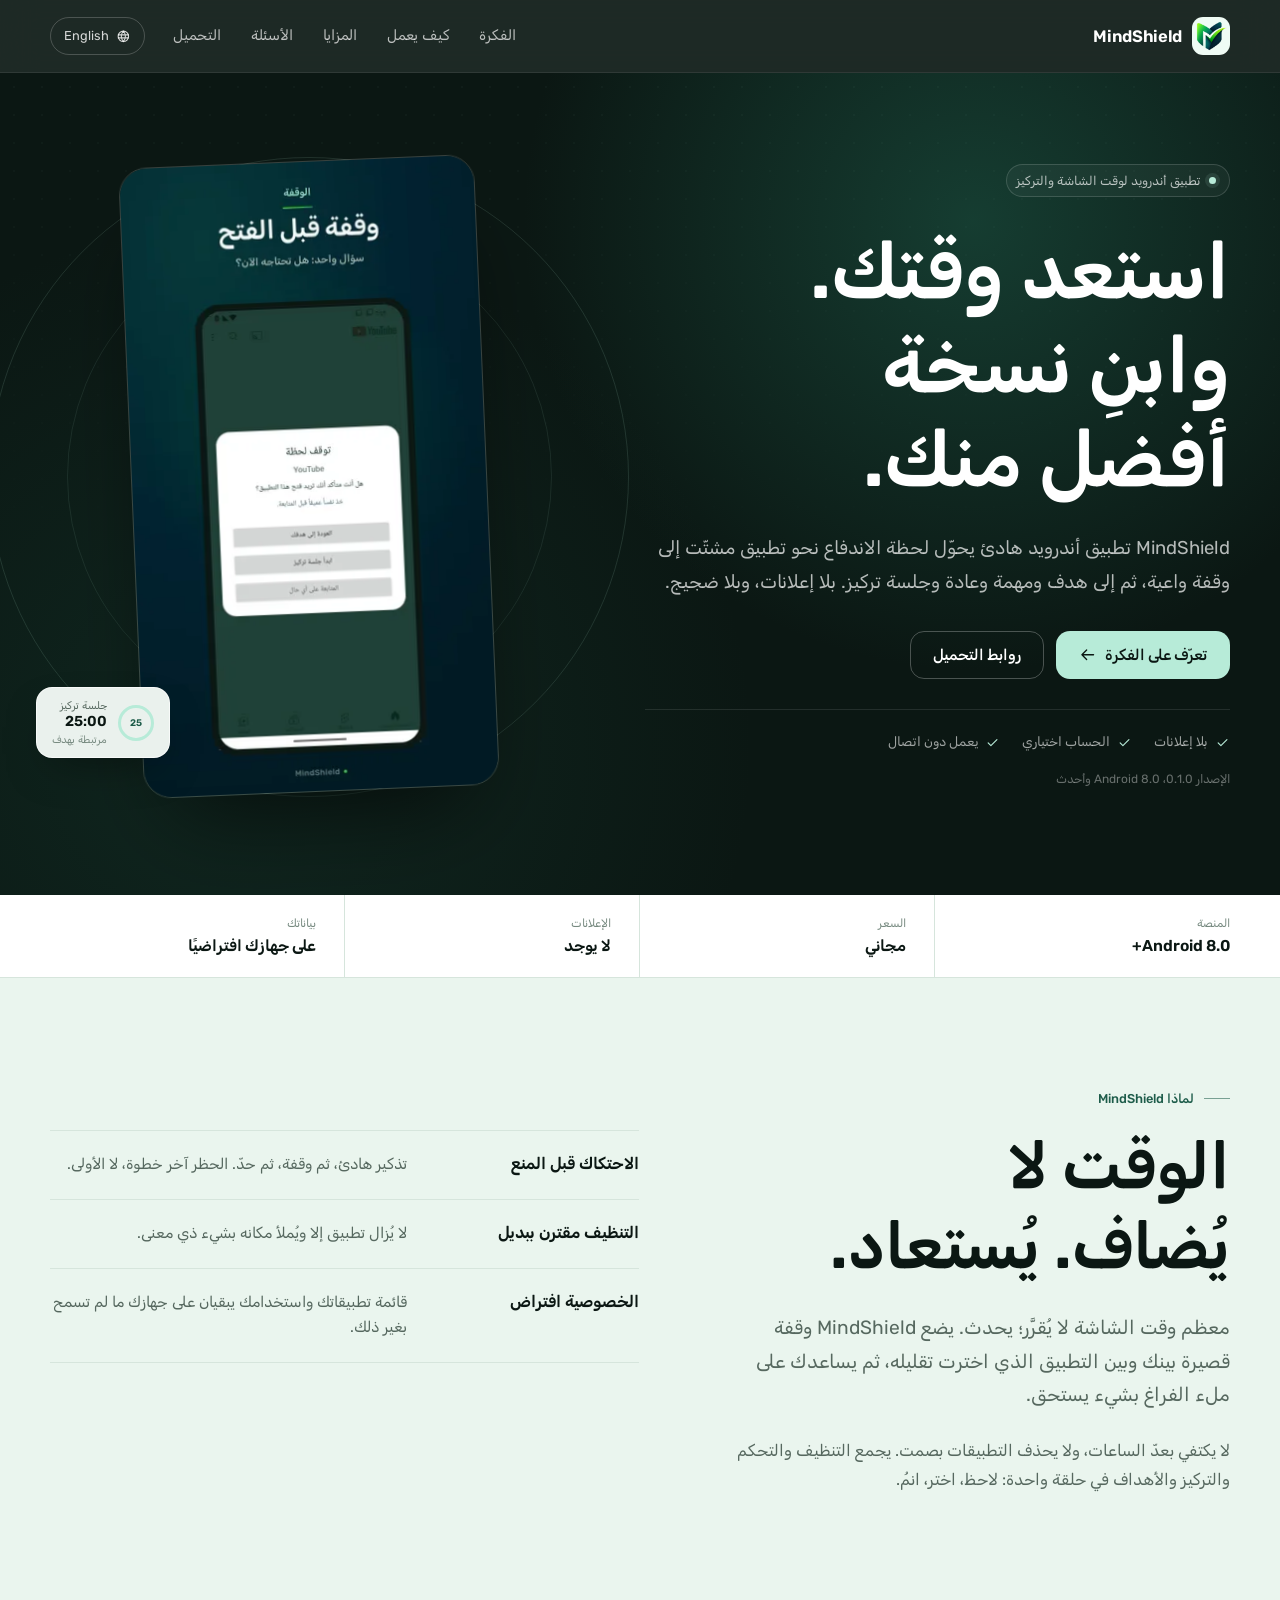
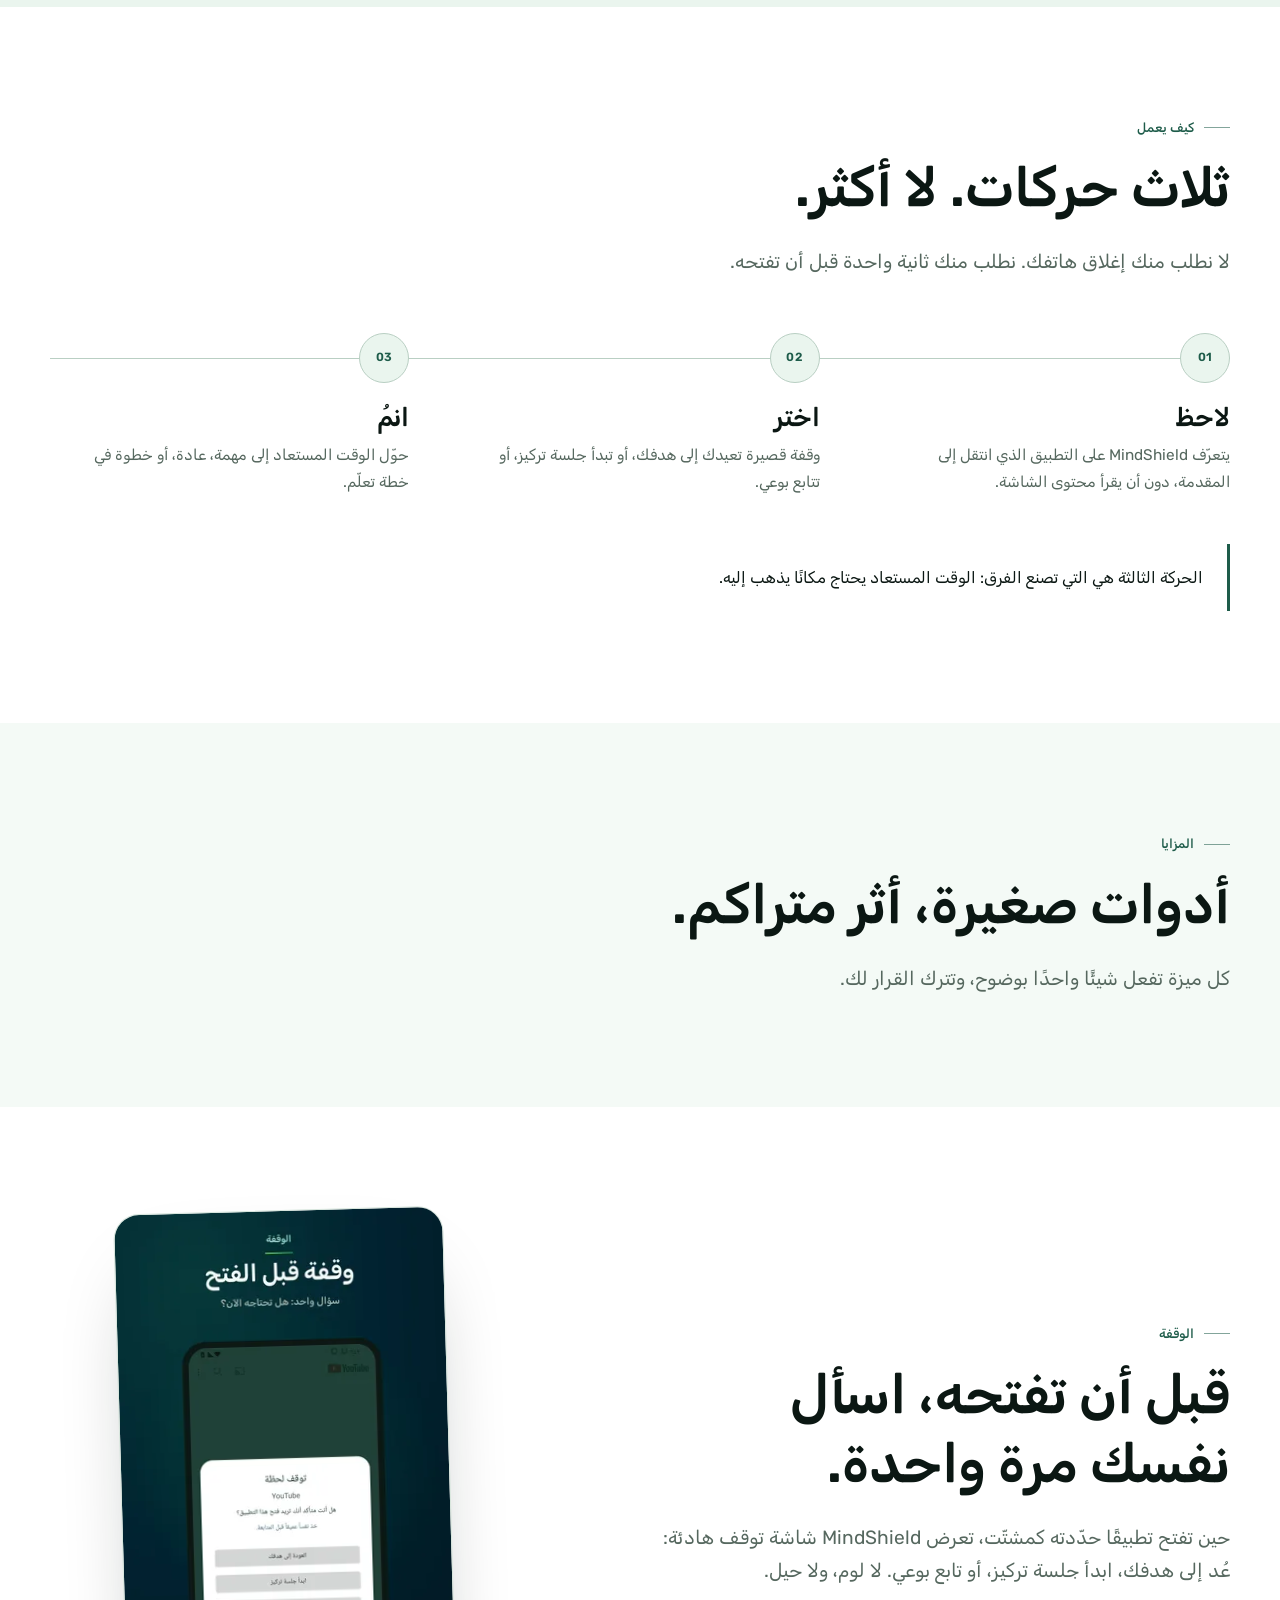
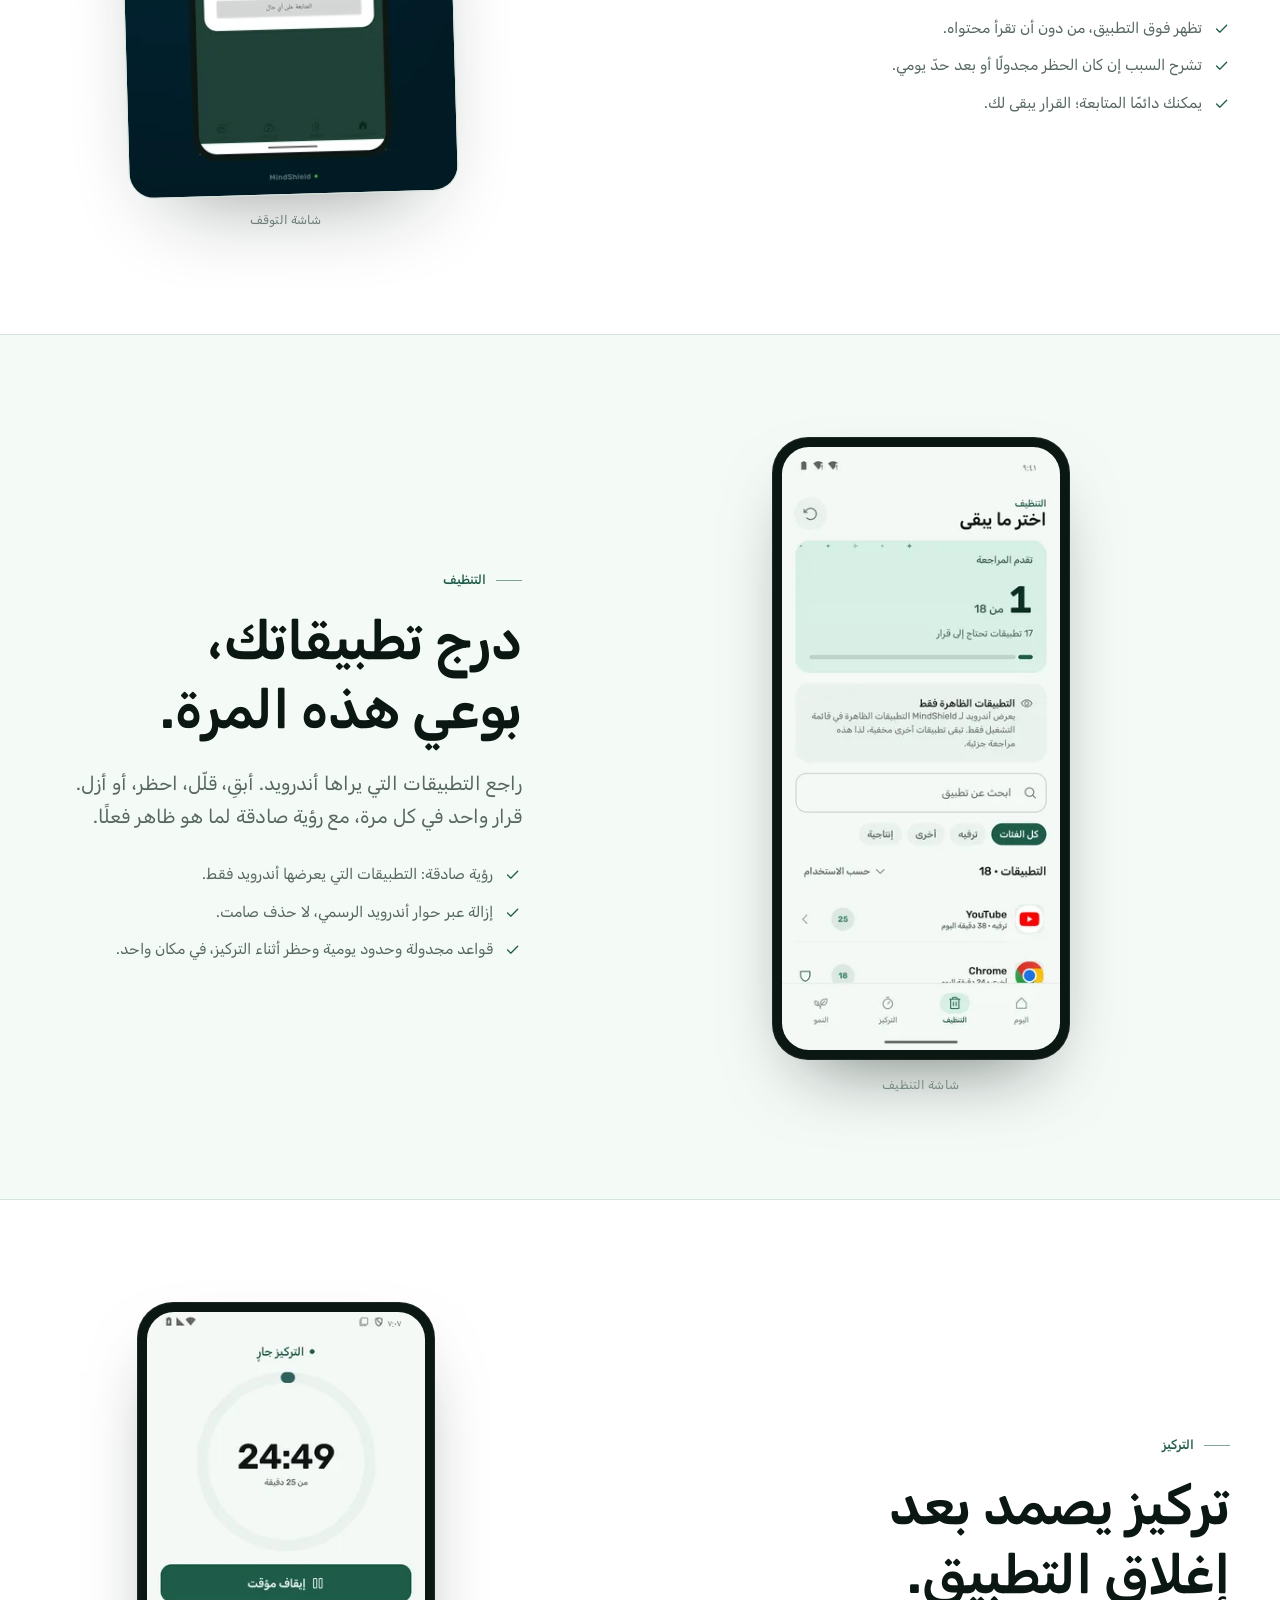
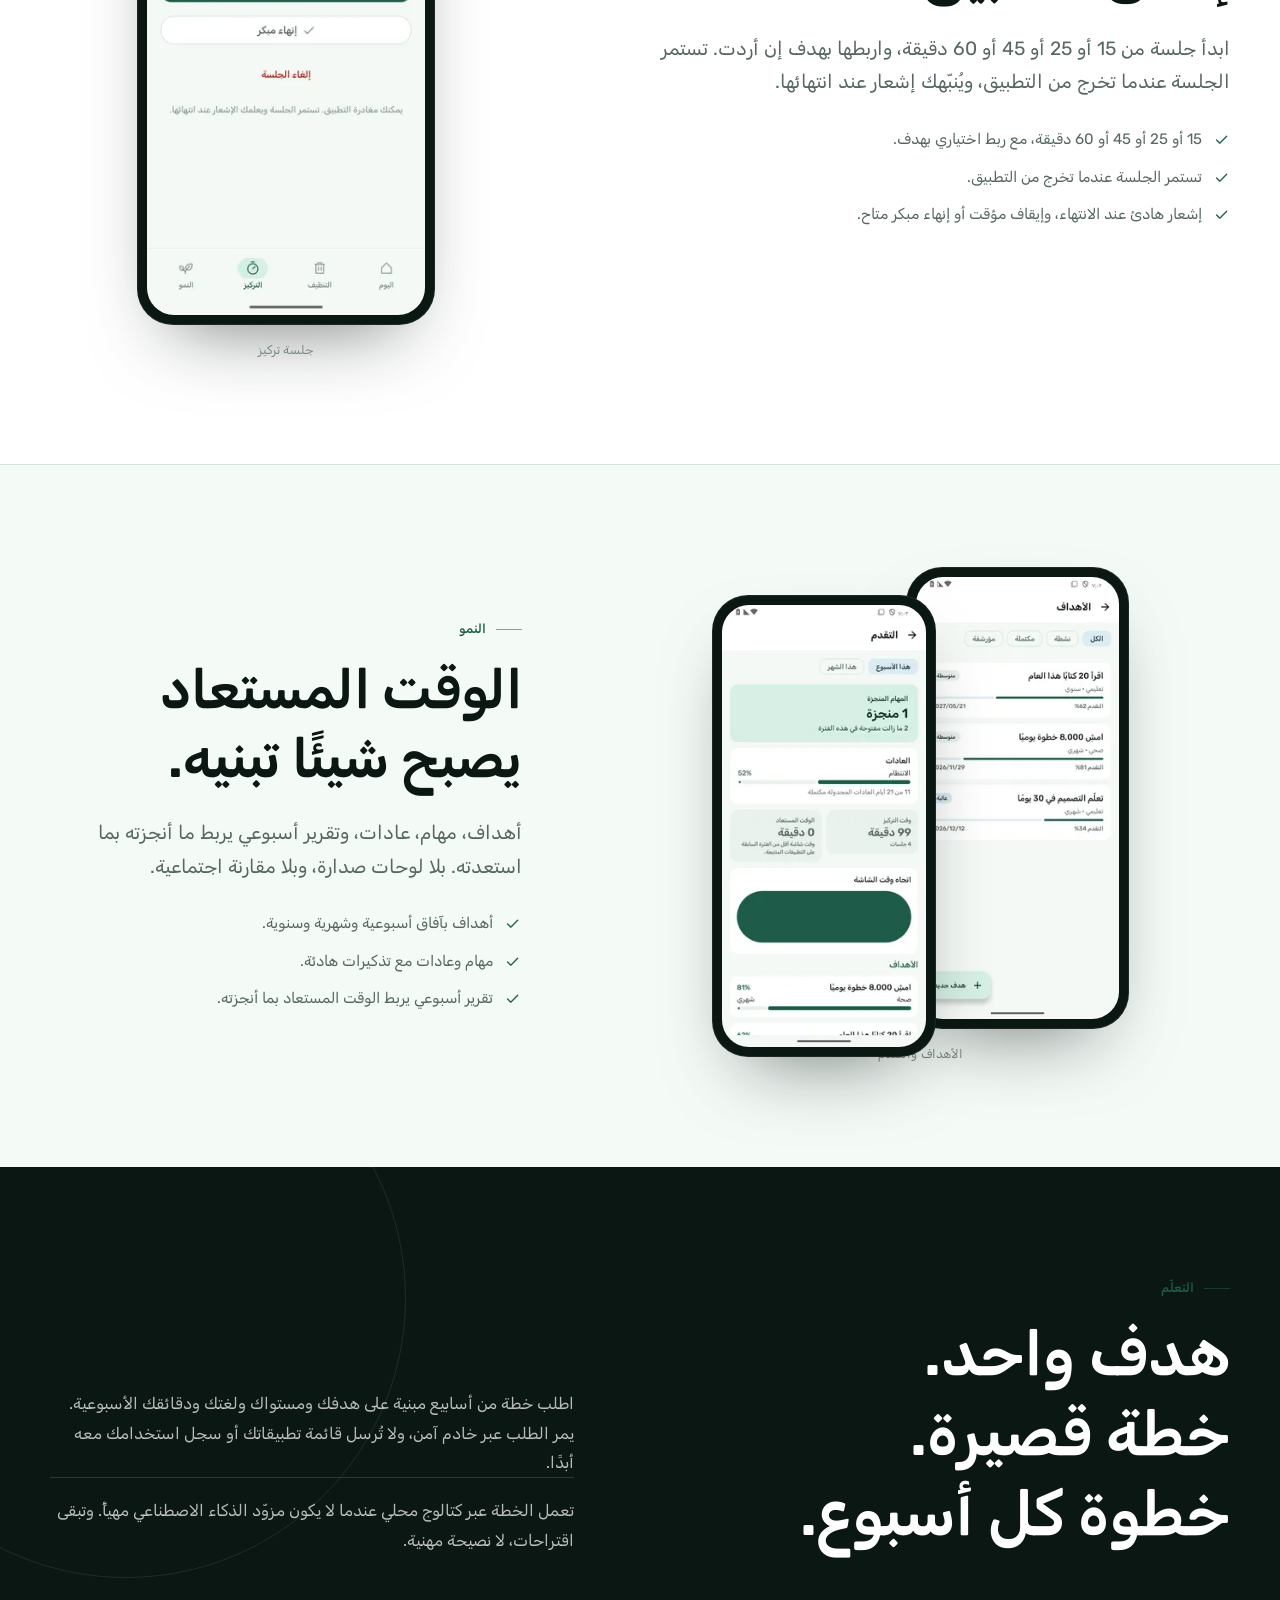
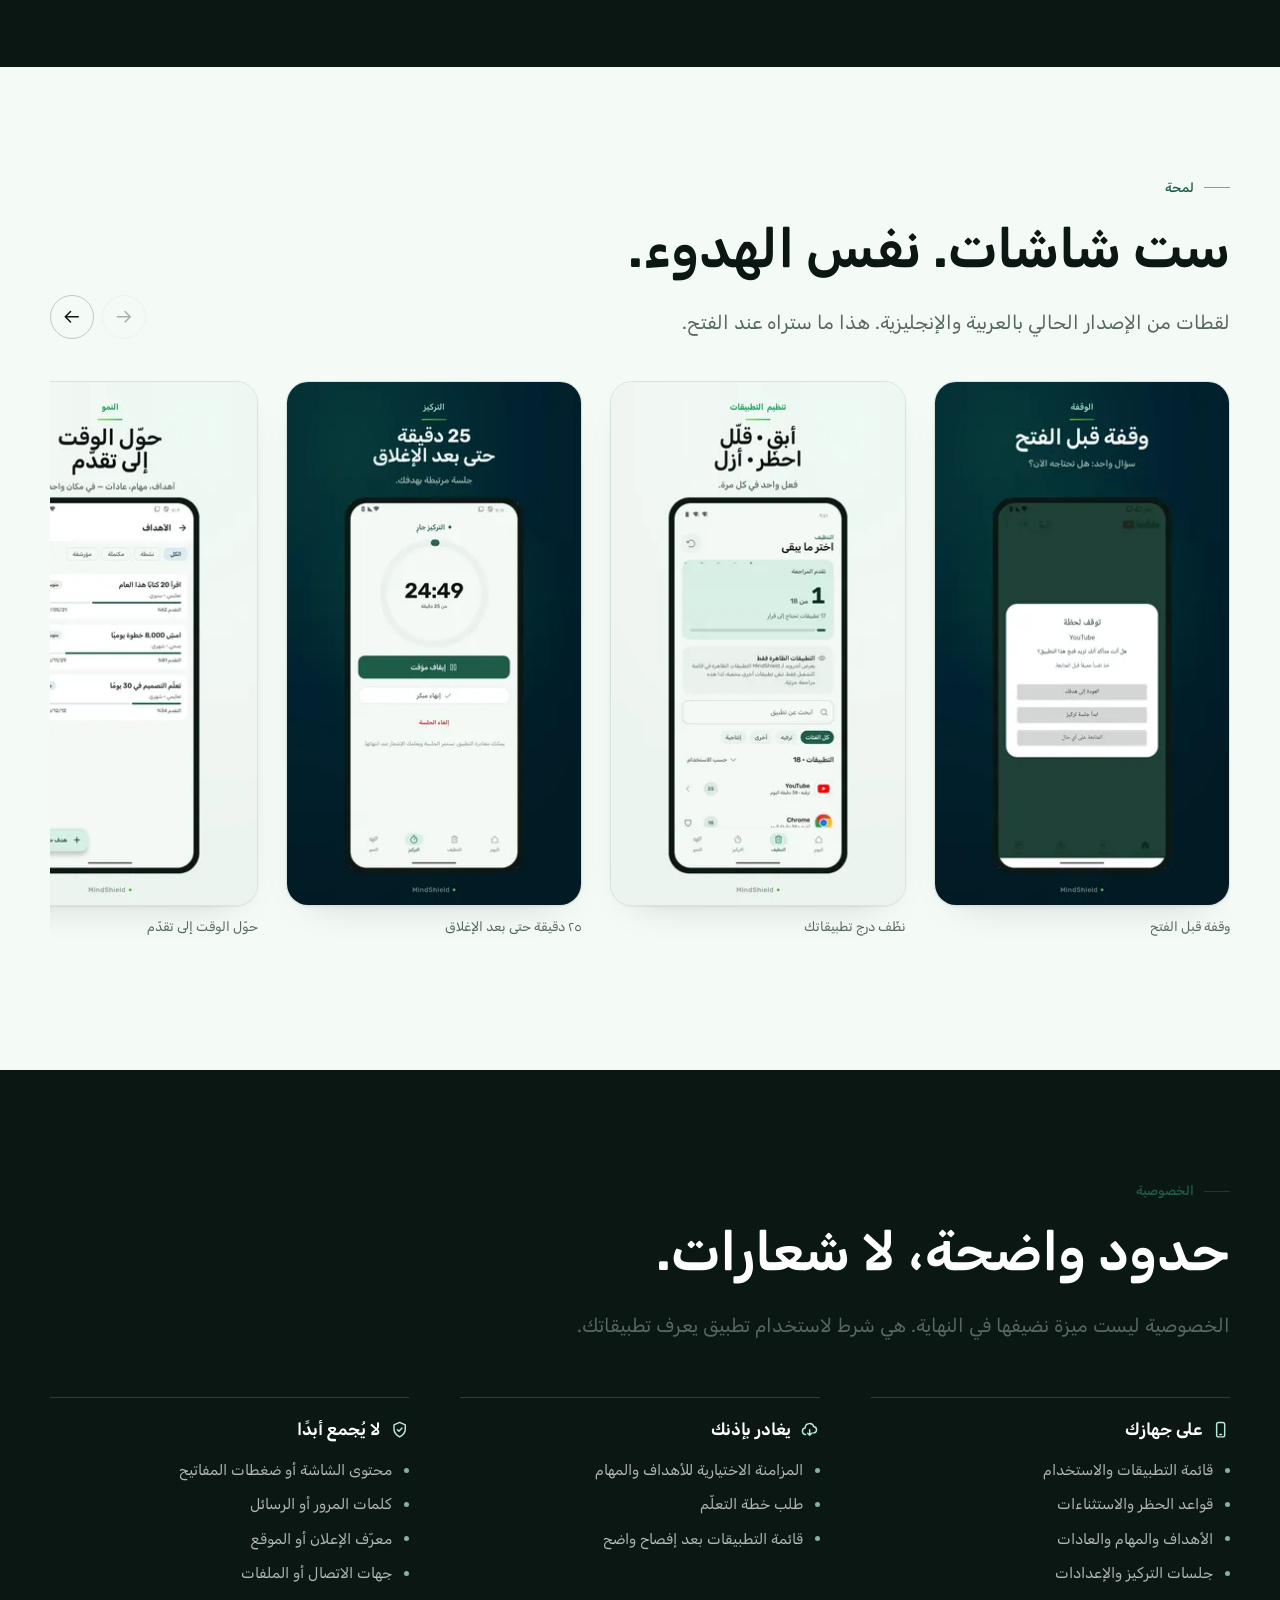
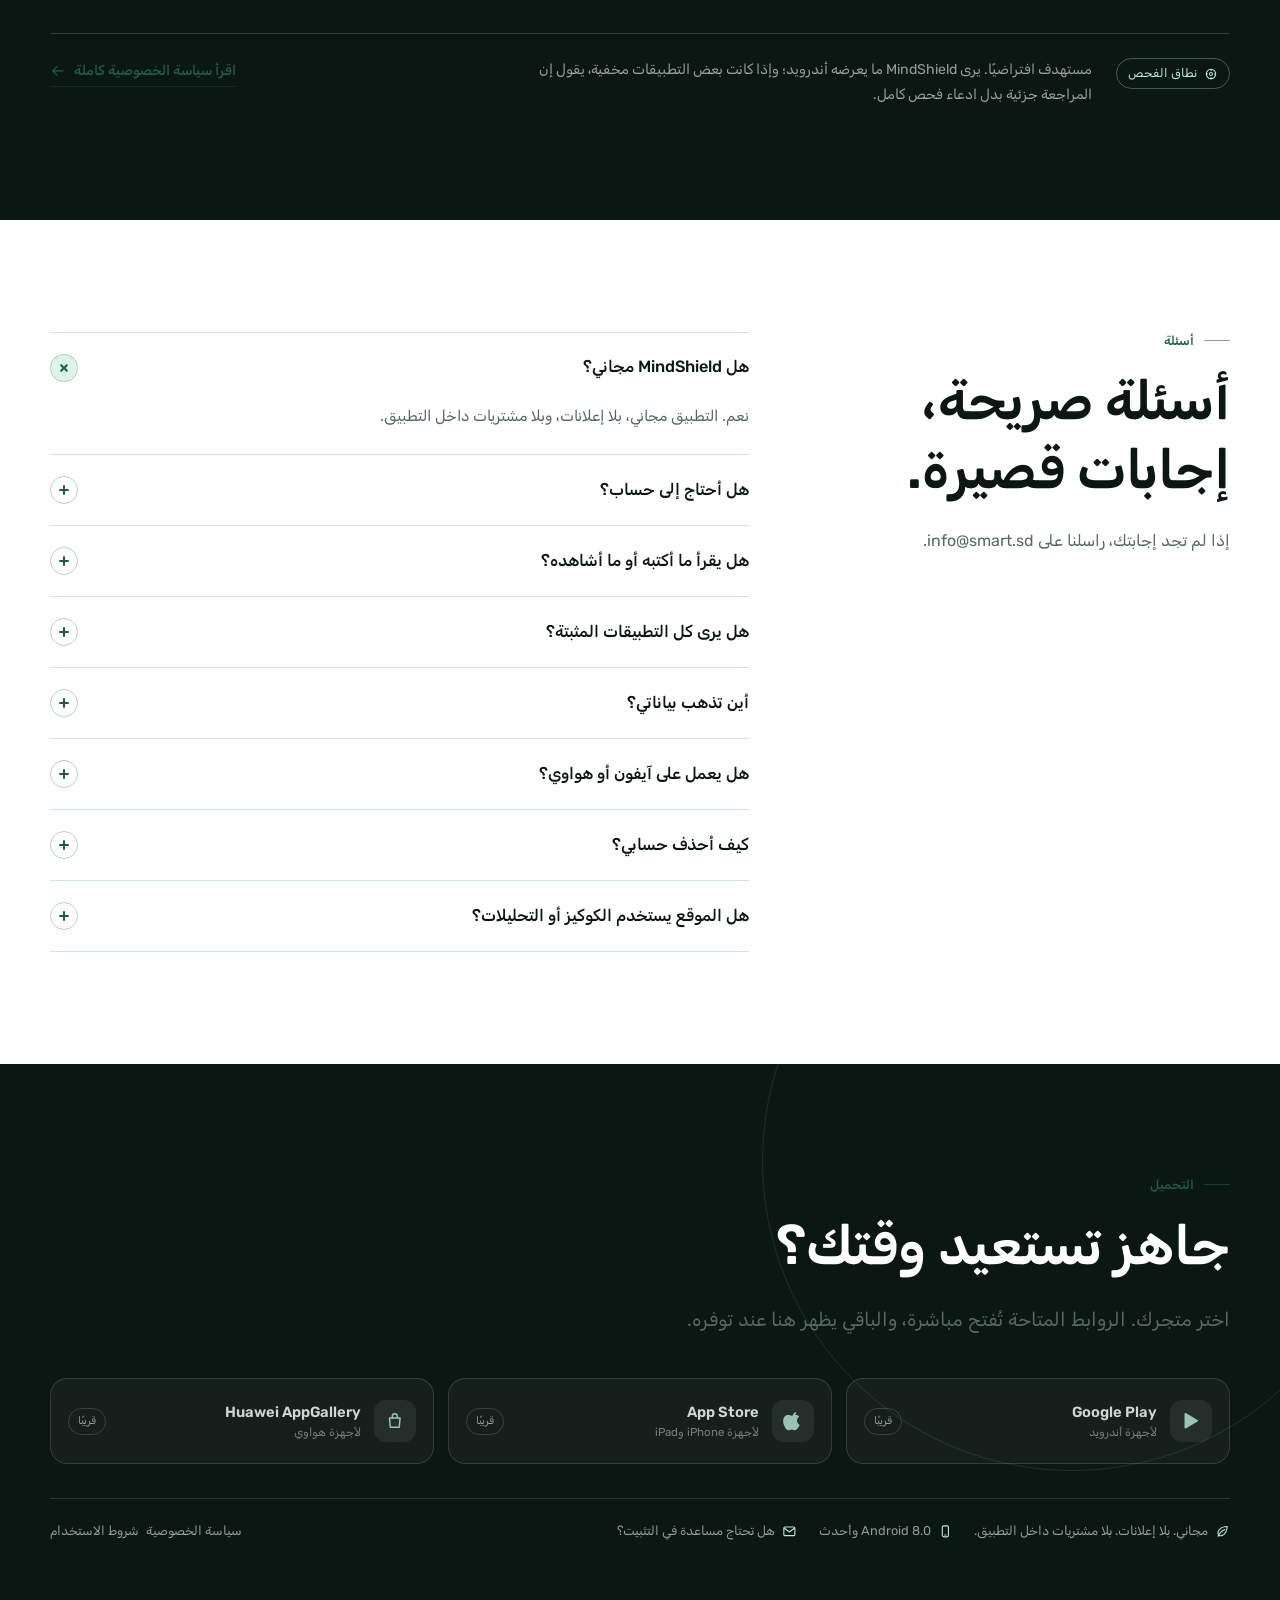
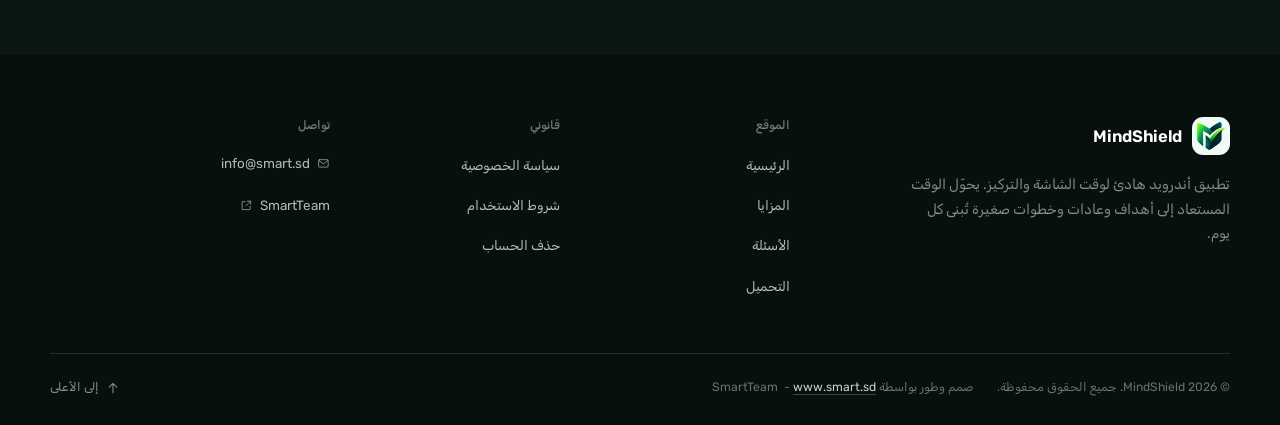
<file: index.html>
<!DOCTYPE html><html lang="ar" dir="rtl"> <head><meta charset="utf-8"><meta name="viewport" content="width=device-width, initial-scale=1"><title>MindShield — استعد وقتك وابنِ نسخة أفضل منك</title><meta name="description" content="وقفة قبل فتح التطبيقات المشتتة، تنظيف للتطبيقات، جلسات تركيز، وأهداف وعادات. تطبيق أندرويد مجاني بلا إعلانات، ويعمل دون اتصال."><link rel="canonical" href="https://mindshield.smart.sd/"><link rel="alternate" hreflang="ar" href="https://mindshield.smart.sd/"><link rel="alternate" hreflang="en" href="https://mindshield.smart.sd/en/"><link rel="alternate" hreflang="x-default" href="https://mindshield.smart.sd/"><link rel="sitemap" type="application/xml" href="/sitemap.xml"><meta name="robots" content="index, follow, max-image-preview:large"><meta name="theme-color" content="#0b1713"><meta name="color-scheme" content="light"><meta name="application-name" content="MindShield"><meta name="author" content="SmartTeam"><meta name="format-detection" content="telephone=no"><link rel="icon" href="/icons/favicon-32.png" sizes="32x32" type="image/png"><link rel="icon" href="/icons/icon-192.png" sizes="192x192" type="image/png"><link rel="apple-touch-icon" href="/icons/apple-touch-icon.png"><link rel="manifest" href="/site.webmanifest"><link rel="preload" href="/fonts/rubik-regular.woff2" as="font" type="font/woff2" crossorigin><link rel="preload" href="/fonts/rubik-semibold.woff2" as="font" type="font/woff2" crossorigin><meta property="og:type" content="website"><meta property="og:site_name" content="MindShield"><meta property="og:title" content="MindShield — استعد وقتك وابنِ نسخة أفضل منك"><meta property="og:description" content="وقفة قبل فتح التطبيقات المشتتة، تنظيف للتطبيقات، جلسات تركيز، وأهداف وعادات. تطبيق أندرويد مجاني بلا إعلانات، ويعمل دون اتصال."><meta property="og:url" content="https://mindshield.smart.sd/"><meta property="og:image" content="https://mindshield.smart.sd/og/og_ar.jpg"><meta property="og:image:type" content="image/jpeg"><meta property="og:image:width" content="1200"><meta property="og:image:height" content="630"><meta property="og:image:alt" content="MindShield: استعد وقتك. وابنِ نسخة أفضل منك."><meta property="og:locale" content="ar_AR"><meta property="og:locale:alternate" content="en_US"><meta name="twitter:card" content="summary_large_image"><meta name="twitter:title" content="MindShield — استعد وقتك وابنِ نسخة أفضل منك"><meta name="twitter:description" content="وقفة قبل فتح التطبيقات المشتتة، تنظيف للتطبيقات، جلسات تركيز، وأهداف وعادات. تطبيق أندرويد مجاني بلا إعلانات، ويعمل دون اتصال."><meta name="twitter:image" content="https://mindshield.smart.sd/og/og_ar.jpg"><meta name="twitter:image:alt" content="MindShield: استعد وقتك. وابنِ نسخة أفضل منك."><script type="application/ld+json">{"@context":"https://schema.org","@type":"Organization","@id":"https://mindshield.smart.sd/#organization","name":"MindShield","url":"https://mindshield.smart.sd/","logo":{"@type":"ImageObject","url":"https://mindshield.smart.sd/brand/icon-512.png","width":512,"height":512},"email":"info@smart.sd","foundingOrganization":{"@type":"Organization","name":"SmartTeam","url":"https://www.smart.sd"},"contactPoint":{"@type":"ContactPoint","contactType":"technical support","email":"info@smart.sd","availableLanguage":["ar","en"]}}</script><script type="application/ld+json">{"@context":"https://schema.org","@type":"WebSite","@id":"https://mindshield.smart.sd/#website","name":"MindShield","url":"https://mindshield.smart.sd/","description":"Take back your time. Build a better you.","inLanguage":["ar","en"],"publisher":{"@id":"https://mindshield.smart.sd/#organization"}}</script><script type="application/ld+json">{"@context":"https://schema.org","@type":"SoftwareApplication","@id":"https://mindshield.smart.sd/#app","name":"MindShield","url":"https://mindshield.smart.sd/","description":"وقفة قبل فتح التطبيقات المشتتة، تنظيف للتطبيقات، جلسات تركيز، وأهداف وعادات. تطبيق أندرويد مجاني بلا إعلانات، ويعمل دون اتصال.","applicationCategory":"LifestyleApplication","applicationSubCategory":"Screen time and focus","operatingSystem":"Android 8.0+","softwareVersion":"0.1.0","inLanguage":["ar","en"],"isAccessibleForFree":true,"offers":{"@type":"Offer","price":"0","priceCurrency":"USD","availability":"https://schema.org/InStock"},"publisher":{"@id":"https://mindshield.smart.sd/#organization"},"image":"https://mindshield.smart.sd/brand/icon-512.png","screenshot":"https://mindshield.smart.sd/og/og_ar.jpg","featureList":["قبل أن تفتحه، اسأل نفسك مرة واحدة.","درج تطبيقاتك، بوعي هذه المرة.","تركيز يصمد بعد إغلاق التطبيق.","الوقت المستعاد يصبح شيئًا تبنيه."]}</script><script type="application/ld+json">{"@context":"https://schema.org","@type":"WebPage","@id":"https://mindshield.smart.sd/#webpage","url":"https://mindshield.smart.sd/","name":"MindShield — استعد وقتك وابنِ نسخة أفضل منك","description":"وقفة قبل فتح التطبيقات المشتتة، تنظيف للتطبيقات، جلسات تركيز، وأهداف وعادات. تطبيق أندرويد مجاني بلا إعلانات، ويعمل دون اتصال.","inLanguage":"ar","isPartOf":{"@id":"https://mindshield.smart.sd/#website"},"about":{"@id":"https://mindshield.smart.sd/#app"},"primaryImageOfPage":{"@type":"ImageObject","url":"https://mindshield.smart.sd/og/og_ar.jpg","width":1200,"height":630}}</script><script type="application/ld+json">{"@context":"https://schema.org","@type":"FAQPage","mainEntity":[{"@type":"Question","name":"هل MindShield مجاني؟","acceptedAnswer":{"@type":"Answer","text":"نعم. التطبيق مجاني، بلا إعلانات، وبلا مشتريات داخل التطبيق."}},{"@type":"Question","name":"هل أحتاج إلى حساب؟","acceptedAnswer":{"@type":"Answer","text":"لا. الوظائف الأساسية تعمل دون حساب ودون اتصال. الحساب اختياري للمزامنة ورفع قائمة التطبيقات بعد الإفصاح."}},{"@type":"Question","name":"هل يقرأ ما أكتبه أو ما أشاهده؟","acceptedAnswer":{"@type":"Answer","text":"لا. خدمة إمكانية الوصول تكتشف فقط اسم حزمة التطبيق الذي انتقل إلى المقدمة، ولا تستطيع استرجاع محتوى النافذة. لا نصوص، ولا كلمات مرور، ولا ضغطات مفاتيح."}},{"@type":"Question","name":"هل يرى كل التطبيقات المثبتة؟","acceptedAnswer":{"@type":"Answer","text":"ليس دائمًا. الوضع الافتراضي مستهدف ويرى ما يعرضه أندرويد. إذا كانت بعض التطبيقات مخفية، يعرض التطبيق أن المراجعة جزئية بدل ادعاء فحص كامل."}},{"@type":"Question","name":"أين تذهب بياناتي؟","acceptedAnswer":{"@type":"Answer","text":"تبقى قائمة التطبيقات والاستخدام والقواعد والأهداف والعادات وجلسات التركيز على جهازك افتراضيًا. المزامنة اختيارية، ورفع قائمة التطبيقات اختياري ولا يحدث إلا بعد إفصاح واضح ويمكن إيقافه. التحليلات وتقارير الأعطال تحمل أعدادًا مجمّعة وتشخيصات فقط."}},{"@type":"Question","name":"هل يعمل على آيفون أو هواوي؟","acceptedAnswer":{"@type":"Answer","text":"الإصدار الحالي لأندرويد 8.0 وأحدث. ستظهر روابط App Store وAppGallery هنا عند توفرها."}},{"@type":"Question","name":"كيف أحذف حسابي؟","acceptedAnswer":{"@type":"Answer","text":"من شاشة الحساب داخل التطبيق، أو من صفحة حذف الحساب. حذف الحساب يمحو ملفك وأهدافك ومهامك وعاداتك وملخصات تركيزك ورمز جهازك."}},{"@type":"Question","name":"هل الموقع يستخدم الكوكيز أو التحليلات؟","acceptedAnswer":{"@type":"Answer","text":"لا. الموقع ثابت ولا يستخدم كوكيز تتبّع أو تحليلات. يجلب روابط المتاجر من Supabase، ويستضيف الخطوط محليًا."}}]}</script><link rel="stylesheet" href="/_astro/BaseLayout.BWOoUILX.css"></head> <body id="top" data-locale="ar"> <a class="skip-link" href="#main">انتقل إلى المحتوى</a> <header class="site-header"> <div class="wrap header-inner"> <a class="brand" href="/" aria-label="MindShield، الرئيسية"> <span class="brand-mark" aria-hidden="true"> <img src="/brand/icon-512.png" alt="" width="38" height="38" decoding="async"> </span> <span class="brand-word">MindShield</span> </a> <nav class="nav" aria-label="التنقل الرئيسي"> <a href="/#idea">الفكرة</a><a href="/#how">كيف يعمل</a><a href="/#features">المزايا</a><a href="/#faq">الأسئلة</a><a href="/#download">التحميل</a> </nav> <a class="lang-switch" href="/en/" hreflang="en" lang="en"> <svg class="icon" viewBox="0 0 24 24" fill="none" stroke="currentColor" stroke-width="1.8" stroke-linecap="round" stroke-linejoin="round" aria-hidden="true" focusable="false">  <circle cx="12" cy="12" r="8.5"/><path d="M3.8 9.5h16.4M3.8 14.5h16.4M12 3.5c2.2 2.3 3.3 5.1 3.3 8.5S14.2 18.2 12 20.5c-2.2-2.3-3.3-5.1-3.3-8.5S9.8 5.8 12 3.5z"/> </svg> <span>English</span> </a> <details class="menu"> <summary aria-label="القائمة"> <svg class="icon" viewBox="0 0 24 24" fill="none" stroke="currentColor" stroke-width="1.8" stroke-linecap="round" stroke-linejoin="round" aria-hidden="true" focusable="false">  <path d="M4 7h16M4 12h16M4 17h16"/> </svg> </summary> <div class="menu-panel"> <a href="/#idea">الفكرة</a><a href="/#how">كيف يعمل</a><a href="/#features">المزايا</a><a href="/#faq">الأسئلة</a><a href="/#download">التحميل</a> <a class="lang-switch" href="/en/" hreflang="en" lang="en"> <svg class="icon" viewBox="0 0 24 24" fill="none" stroke="currentColor" stroke-width="1.8" stroke-linecap="round" stroke-linejoin="round" aria-hidden="true" focusable="false">  <circle cx="12" cy="12" r="8.5"/><path d="M3.8 9.5h16.4M3.8 14.5h16.4M12 3.5c2.2 2.3 3.3 5.1 3.3 8.5S14.2 18.2 12 20.5c-2.2-2.3-3.3-5.1-3.3-8.5S9.8 5.8 12 3.5z"/> </svg> <span>English</span> </a> </div> </details> </div> </header> <main id="main">  <section class="hero" aria-labelledby="hero-title"> <div class="wrap hero-grid"> <div class="hero-copy"> <p class="hero-brandline"><span class="dot" aria-hidden="true"></span>تطبيق أندرويد لوقت الشاشة والتركيز</p> <h1 class="hero-title" id="hero-title"> <span>استعد وقتك.</span><span>وابنِ نسخة</span><span>أفضل منك.</span> </h1> <p class="hero-lead">MindShield تطبيق أندرويد هادئ يحوّل لحظة الاندفاع نحو تطبيق مشتّت إلى وقفة واعية، ثم إلى هدف ومهمة وعادة وجلسة تركيز. بلا إعلانات، وبلا ضجيج.</p> <div class="hero-actions"> <a class="btn btn--primary" href="#idea"> تعرّف على الفكرة <svg class="icon icon--directional" viewBox="0 0 24 24" fill="none" stroke="currentColor" stroke-width="1.8" stroke-linecap="round" stroke-linejoin="round" aria-hidden="true" focusable="false">  <path d="M4 12h16M13.5 5.5L20 12l-6.5 6.5"/> </svg> </a> <a class="btn btn--ghost" href="#download">روابط التحميل</a> </div> <div class="hero-trust"> <span><svg class="icon" viewBox="0 0 24 24" fill="none" stroke="currentColor" stroke-width="1.8" stroke-linecap="round" stroke-linejoin="round" aria-hidden="true" focusable="false">  <path d="M5 12.5l4.4 4.4L19 7.3"/> </svg>بلا إعلانات</span><span><svg class="icon" viewBox="0 0 24 24" fill="none" stroke="currentColor" stroke-width="1.8" stroke-linecap="round" stroke-linejoin="round" aria-hidden="true" focusable="false">  <path d="M5 12.5l4.4 4.4L19 7.3"/> </svg>الحساب اختياري</span><span><svg class="icon" viewBox="0 0 24 24" fill="none" stroke="currentColor" stroke-width="1.8" stroke-linecap="round" stroke-linejoin="round" aria-hidden="true" focusable="false">  <path d="M5 12.5l4.4 4.4L19 7.3"/> </svg>يعمل دون اتصال</span> </div> <p class="hero-meta">الإصدار 0.1.0، Android 8.0 وأحدث</p> </div> <div class="hero-art"> <div class="hero-rings" aria-hidden="true"></div> <div class="hero-poster">  <img src="/_astro/01_pause.BRKw3us4_Z2mmx0t.webp" srcset="/_astro/01_pause.BRKw3us4_Z1RqT2S.webp 356w, /_astro/01_pause.BRKw3us4_3yhNj.webp 712w" alt="ملصق MindShield لشاشة التوقف: وقفة قبل فتح يوتيوب، مع خيارات العودة إلى الهدف وبدء التركيز والمتابعة." sizes="(max-width: 680px) 84vw, 356px" loading="eager" fetchpriority="high" decoding="async" width="1080" height="1920"> </div> <div class="hero-chip"> <span class="hero-chip-ring" aria-hidden="true">25</span> <span class="hero-chip-copy"> <span class="hero-chip-title">جلسة تركيز</span> <span class="hero-chip-value">25:00</span> <span class="hero-chip-note">مرتبطة بهدف</span> </span> </div> </div> </div> </section> <section class="facts" aria-label="معلومات سريعة"> <div class="wrap"> <dl> <div> <dt>المنصة</dt> <dd>Android 8.0+</dd> </div><div> <dt>السعر</dt> <dd>مجاني</dd> </div><div> <dt>الإعلانات</dt> <dd>لا يوجد</dd> </div><div> <dt>بياناتك</dt> <dd>على جهازك افتراضيًا</dd> </div> </dl> </div> </section> <section class="section section--mint" id="idea" aria-labelledby="idea-title"> <div class="wrap idea-grid"> <div> <p class="eyebrow">لماذا MindShield</p> <h2 class="idea-title" id="idea-title">الوقت لا يُضاف. يُستعاد.</h2> <p class="lead">معظم وقت الشاشة لا يُقرَّر؛ يحدث. يضع MindShield وقفة قصيرة بينك وبين التطبيق الذي اخترت تقليله، ثم يساعدك على ملء الفراغ بشيء يستحق.</p> <p class="idea-body">لا يكتفي بعدّ الساعات، ولا يحذف التطبيقات بصمت. يجمع التنظيف والتحكم والتركيز والأهداف في حلقة واحدة: لاحظ، اختر، انمُ.</p> </div> <div> <div class="principles"> <div class="principle"> <h3>الاحتكاك قبل المنع</h3> <p>تذكير هادئ، ثم وقفة، ثم حدّ. الحظر آخر خطوة، لا الأولى.</p> </div><div class="principle"> <h3>التنظيف مقترن ببديل</h3> <p>لا يُزال تطبيق إلا ويُملأ مكانه بشيء ذي معنى.</p> </div><div class="principle"> <h3>الخصوصية افتراض</h3> <p>قائمة تطبيقاتك واستخدامك يبقيان على جهازك ما لم تسمح بغير ذلك.</p> </div> </div> </div> </div> </section> <section class="section section--white" id="how" aria-labelledby="how-title"> <div class="wrap"> <div class="how-head"> <p class="eyebrow">كيف يعمل</p> <h2 class="h2" id="how-title">ثلاث حركات. لا أكثر.</h2> <p class="lead">لا نطلب منك إغلاق هاتفك. نطلب منك ثانية واحدة قبل أن تفتحه.</p> </div> <div class="steps"> <div class="step"> <span class="step-num" aria-hidden="true">01</span> <h3>لاحظ</h3> <p>يتعرّف MindShield على التطبيق الذي انتقل إلى المقدمة، دون أن يقرأ محتوى الشاشة.</p> </div><div class="step"> <span class="step-num" aria-hidden="true">02</span> <h3>اختر</h3> <p>وقفة قصيرة تعيدك إلى هدفك، أو تبدأ جلسة تركيز، أو تتابع بوعي.</p> </div><div class="step"> <span class="step-num" aria-hidden="true">03</span> <h3>انمُ</h3> <p>حوّل الوقت المستعاد إلى مهمة، عادة، أو خطوة في خطة تعلّم.</p> </div> </div> <p class="how-note">الحركة الثالثة هي التي تصنع الفرق: الوقت المستعاد يحتاج مكانًا يذهب إليه.</p> </div> </section> <section class="features" id="features" aria-labelledby="features-title"> <div class="section section--paper"> <div class="wrap"> <p class="eyebrow">المزايا</p> <h2 class="h2" id="features-title">أدوات صغيرة، أثر متراكم.</h2> <p class="lead">كل ميزة تفعل شيئًا واحدًا بوضوح، وتترك القرار لك.</p> </div> </div> <article class="feature feature--white"> <div class="wrap feature-grid"> <div class="feature-copy"> <p class="eyebrow">الوقفة</p> <h2 class="h2">قبل أن تفتحه، اسأل نفسك مرة واحدة.</h2> <p class="lead">حين تفتح تطبيقًا حدّدته كمشتّت، تعرض MindShield شاشة توقف هادئة: عُد إلى هدفك، ابدأ جلسة تركيز، أو تابع بوعي. لا لوم، ولا حيل.</p> <ul class="feature-points"> <li><svg class="icon" viewBox="0 0 24 24" fill="none" stroke="currentColor" stroke-width="1.8" stroke-linecap="round" stroke-linejoin="round" aria-hidden="true" focusable="false">  <path d="M5 12.5l4.4 4.4L19 7.3"/> </svg>تظهر فوق التطبيق، من دون أن تقرأ محتواه.</li><li><svg class="icon" viewBox="0 0 24 24" fill="none" stroke="currentColor" stroke-width="1.8" stroke-linecap="round" stroke-linejoin="round" aria-hidden="true" focusable="false">  <path d="M5 12.5l4.4 4.4L19 7.3"/> </svg>تشرح السبب إن كان الحظر مجدولًا أو بعد حدّ يومي.</li><li><svg class="icon" viewBox="0 0 24 24" fill="none" stroke="currentColor" stroke-width="1.8" stroke-linecap="round" stroke-linejoin="round" aria-hidden="true" focusable="false">  <path d="M5 12.5l4.4 4.4L19 7.3"/> </svg>يمكنك دائمًا المتابعة؛ القرار يبقى لك.</li> </ul> </div> <div class="feature-visual"> <figure class="feature-figure"> <div class="poster-frame">  <img src="/_astro/01_pause.BRKw3us4_Z2mmx0t.webp" srcset="/_astro/01_pause.BRKw3us4_Z1hrp5K.webp 330w, /_astro/01_pause.BRKw3us4_mIvDv.webp 660w" alt="شاشة التوقف في MindShield فوق يوتيوب: العودة إلى الهدف، بدء جلسة تركيز، أو المتابعة." sizes="(max-width: 680px) 82vw, 330px" loading="lazy" decoding="async" width="1080" height="1920"> </div> <figcaption>شاشة التوقف</figcaption> </figure>    </div> </div> </article><article class="feature feature--paper feature--reverse"> <div class="wrap feature-grid"> <div class="feature-copy"> <p class="eyebrow">التنظيف</p> <h2 class="h2">درج تطبيقاتك، بوعي هذه المرة.</h2> <p class="lead">راجع التطبيقات التي يراها أندرويد. أبقِ، قلّل، احظر، أو أزل. قرار واحد في كل مرة، مع رؤية صادقة لما هو ظاهر فعلًا.</p> <ul class="feature-points"> <li><svg class="icon" viewBox="0 0 24 24" fill="none" stroke="currentColor" stroke-width="1.8" stroke-linecap="round" stroke-linejoin="round" aria-hidden="true" focusable="false">  <path d="M5 12.5l4.4 4.4L19 7.3"/> </svg>رؤية صادقة: التطبيقات التي يعرضها أندرويد فقط.</li><li><svg class="icon" viewBox="0 0 24 24" fill="none" stroke="currentColor" stroke-width="1.8" stroke-linecap="round" stroke-linejoin="round" aria-hidden="true" focusable="false">  <path d="M5 12.5l4.4 4.4L19 7.3"/> </svg>إزالة عبر حوار أندرويد الرسمي، لا حذف صامت.</li><li><svg class="icon" viewBox="0 0 24 24" fill="none" stroke="currentColor" stroke-width="1.8" stroke-linecap="round" stroke-linejoin="round" aria-hidden="true" focusable="false">  <path d="M5 12.5l4.4 4.4L19 7.3"/> </svg>قواعد مجدولة وحدود يومية وحظر أثناء التركيز، في مكان واحد.</li> </ul> </div> <div class="feature-visual">  <figure class="feature-figure"> <div class="phone-frame">  <img src="/_astro/cleanup.CnXTEJ3O_G8SLO.webp" srcset="/_astro/cleanup.CnXTEJ3O_Z7DDGh.webp 298w, /_astro/cleanup.CnXTEJ3O_2bmLOi.webp 596w" alt="شاشة التنظيف تعرض التطبيقات المثبتة مع قرارات الإبقاء والتقليل والحظر والإزالة." sizes="(max-width: 680px) 82vw, 298px" loading="lazy" decoding="async" width="1080" height="2340"> </div> <figcaption>شاشة التنظيف</figcaption> </figure>   </div> </div> </article><article class="feature feature--white"> <div class="wrap feature-grid"> <div class="feature-copy"> <p class="eyebrow">التركيز</p> <h2 class="h2">تركيز يصمد بعد إغلاق التطبيق.</h2> <p class="lead">ابدأ جلسة من 15 أو 25 أو 45 أو 60 دقيقة، واربطها بهدف إن أردت. تستمر الجلسة عندما تخرج من التطبيق، ويُنبّهك إشعار عند انتهائها.</p> <ul class="feature-points"> <li><svg class="icon" viewBox="0 0 24 24" fill="none" stroke="currentColor" stroke-width="1.8" stroke-linecap="round" stroke-linejoin="round" aria-hidden="true" focusable="false">  <path d="M5 12.5l4.4 4.4L19 7.3"/> </svg>15 أو 25 أو 45 أو 60 دقيقة، مع ربط اختياري بهدف.</li><li><svg class="icon" viewBox="0 0 24 24" fill="none" stroke="currentColor" stroke-width="1.8" stroke-linecap="round" stroke-linejoin="round" aria-hidden="true" focusable="false">  <path d="M5 12.5l4.4 4.4L19 7.3"/> </svg>تستمر الجلسة عندما تخرج من التطبيق.</li><li><svg class="icon" viewBox="0 0 24 24" fill="none" stroke="currentColor" stroke-width="1.8" stroke-linecap="round" stroke-linejoin="round" aria-hidden="true" focusable="false">  <path d="M5 12.5l4.4 4.4L19 7.3"/> </svg>إشعار هادئ عند الانتهاء، وإيقاف مؤقت أو إنهاء مبكر متاح.</li> </ul> </div> <div class="feature-visual">   <figure class="feature-figure"> <div class="phone-frame">  <img src="/_astro/focus_running.CxoPSnZO_Z1pQrFX.webp" srcset="/_astro/focus_running.CxoPSnZO_Z2aCbyz.webp 298w, /_astro/focus_running.CxoPSnZO_Z1fqQ3n.webp 596w" alt="جلسة تركيز قيد التشغيل لمدة 25 دقيقة مرتبطة بهدف، مع خيارات الإيقاف المؤقت والإنهاء." sizes="(max-width: 680px) 82vw, 298px" loading="lazy" decoding="async" width="1080" height="2340"> </div> <figcaption>جلسة تركيز</figcaption> </figure>  </div> </div> </article><article class="feature feature--paper feature--reverse"> <div class="wrap feature-grid"> <div class="feature-copy"> <p class="eyebrow">النمو</p> <h2 class="h2">الوقت المستعاد يصبح شيئًا تبنيه.</h2> <p class="lead">أهداف، مهام، عادات، وتقرير أسبوعي يربط ما أنجزته بما استعدته. بلا لوحات صدارة، وبلا مقارنة اجتماعية.</p> <ul class="feature-points"> <li><svg class="icon" viewBox="0 0 24 24" fill="none" stroke="currentColor" stroke-width="1.8" stroke-linecap="round" stroke-linejoin="round" aria-hidden="true" focusable="false">  <path d="M5 12.5l4.4 4.4L19 7.3"/> </svg>أهداف بآفاق أسبوعية وشهرية وسنوية.</li><li><svg class="icon" viewBox="0 0 24 24" fill="none" stroke="currentColor" stroke-width="1.8" stroke-linecap="round" stroke-linejoin="round" aria-hidden="true" focusable="false">  <path d="M5 12.5l4.4 4.4L19 7.3"/> </svg>مهام وعادات مع تذكيرات هادئة.</li><li><svg class="icon" viewBox="0 0 24 24" fill="none" stroke="currentColor" stroke-width="1.8" stroke-linecap="round" stroke-linejoin="round" aria-hidden="true" focusable="false">  <path d="M5 12.5l4.4 4.4L19 7.3"/> </svg>تقرير أسبوعي يربط الوقت المستعاد بما أنجزته.</li> </ul> </div> <div class="feature-visual">    <figure class="feature-figure"> <div class="phone-pair"> <div class="phone-frame">  <img src="/_astro/goals.C3XpDQ51_ZmsnAb.webp" srcset="/_astro/goals.C3XpDQ51_Z2lzxVb.webp 238w, /_astro/goals.C3XpDQ51_1hTbco.webp 476w" alt="شاشة الأهداف تعرض أهدافًا نشطة وأشرطة تقدّم ومستويات أولوية." sizes="(max-width: 680px) 48vw, 238px" loading="lazy" decoding="async" width="1080" height="2340"> </div> <div class="phone-frame">  <img src="/_astro/progress.DOhOITGp_ZT1C6U.webp" srcset="/_astro/progress.DOhOITGp_1yVM4n.webp 238w, /_astro/progress.DOhOITGp_Z1GQC8n.webp 476w" alt="شاشة التقدّم تجمع المهام المنجزة وانتظام العادات ووقت التركيز والأهداف." sizes="(max-width: 680px) 48vw, 238px" loading="lazy" decoding="async" width="1080" height="2340"> </div> </div> <figcaption>الأهداف والتقدّم</figcaption> </figure> </div> </div> </article> </section> <section class="section manifesto" aria-labelledby="manifesto-title"> <div class="wrap manifesto-grid"> <div> <p class="eyebrow">التعلّم</p> <h2 class="manifesto-title" id="manifesto-title">هدف واحد. خطة قصيرة. خطوة كل أسبوع.</h2> </div> <div class="manifesto-copy"> <p>اطلب خطة من أسابيع مبنية على هدفك ومستواك ولغتك ودقائقك الأسبوعية. يمر الطلب عبر خادم آمن، ولا تُرسل قائمة تطبيقاتك أو سجل استخدامك معه أبدًا.</p> <p class="manifesto-note">تعمل الخطة عبر كتالوج محلي عندما لا يكون مزوّد الذكاء الاصطناعي مهيأً. وتبقى اقتراحات، لا نصيحة مهنية.</p> </div> </div> </section> <section class="section section--paper" id="screens" aria-labelledby="screens-title"> <div class="wrap"> <div class="gallery-head"> <div> <p class="eyebrow">لمحة</p> <h2 class="h2" id="screens-title">ست شاشات. نفس الهدوء.</h2> <p class="lead">لقطات من الإصدار الحالي بالعربية والإنجليزية. هذا ما ستراه عند الفتح.</p> </div> <div class="gallery-controls"> <button class="gallery-btn" id="gallery-prev" type="button" aria-controls="gallery-strip" aria-label="السابق"> <svg class="icon icon--directional" viewBox="0 0 24 24" fill="none" stroke="currentColor" stroke-width="1.8" stroke-linecap="round" stroke-linejoin="round" aria-hidden="true" focusable="false">  <path d="M20 12H4M10.5 5.5L4 12l6.5 6.5"/> </svg> </button> <button class="gallery-btn" id="gallery-next" type="button" aria-controls="gallery-strip" aria-label="التالي"> <svg class="icon icon--directional" viewBox="0 0 24 24" fill="none" stroke="currentColor" stroke-width="1.8" stroke-linecap="round" stroke-linejoin="round" aria-hidden="true" focusable="false">  <path d="M4 12h16M13.5 5.5L20 12l-6.5 6.5"/> </svg> </button> </div> </div> <div class="filmstrip" id="gallery-strip" role="region" aria-label="معرض شاشات MindShield" tabindex="0"> <figure> <div class="poster">  <img src="/_astro/01_pause.BRKw3us4_Z1F8eyY.webp" srcset="/_astro/01_pause.BRKw3us4_Z2jSRHS.webp 296w, /_astro/01_pause.BRKw3us4_nkLhg.webp 592w" alt="شاشة التوقف في MindShield فوق يوتيوب: العودة إلى الهدف، بدء جلسة تركيز، أو المتابعة." sizes="(max-width: 680px) 64vw, 296px" loading="lazy" decoding="async" width="1080" height="1920"> </div> <figcaption>وقفة قبل الفتح</figcaption> </figure><figure> <div class="poster">  <img src="/_astro/02_cleanup.s6AbsXuC_2qFDLy.webp" srcset="/_astro/02_cleanup.s6AbsXuC_1R41Rs.webp 296w, /_astro/02_cleanup.s6AbsXuC_Z2wbiV.webp 592w" alt="شاشة التنظيف تعرض التطبيقات المثبتة مع قرارات الإبقاء والتقليل والحظر والإزالة." sizes="(max-width: 680px) 64vw, 296px" loading="lazy" decoding="async" width="1080" height="1920"> </div> <figcaption>نظّف درج تطبيقاتك</figcaption> </figure><figure> <div class="poster">  <img src="/_astro/03_focus.CVyNEI15_22yiQ5.webp" srcset="/_astro/03_focus.CVyNEI15_1exq8u.webp 296w, /_astro/03_focus.CVyNEI15_Z18p3Fi.webp 592w" alt="جلسة تركيز قيد التشغيل لمدة 25 دقيقة مرتبطة بهدف، مع خيارات الإيقاف المؤقت والإنهاء." sizes="(max-width: 680px) 64vw, 296px" loading="lazy" decoding="async" width="1080" height="1920"> </div> <figcaption>٢٥ دقيقة حتى بعد الإغلاق</figcaption> </figure><figure> <div class="poster">  <img src="/_astro/04_goals.CKcSXnkp_Z1P0SFK.webp" srcset="/_astro/04_goals.CKcSXnkp_rSkEl.webp 296w, /_astro/04_goals.CKcSXnkp_Z1U499r.webp 592w" alt="شاشة الأهداف تعرض أهدافًا نشطة وأشرطة تقدّم ومستويات أولوية." sizes="(max-width: 680px) 64vw, 296px" loading="lazy" decoding="async" width="1080" height="1920"> </div> <figcaption>حوّل الوقت إلى تقدّم</figcaption> </figure><figure> <div class="poster">  <img src="/_astro/05_progress.D113LlfN_ZYmNn5.webp" srcset="/_astro/05_progress.D113LlfN_1B5Fwu.webp 296w, /_astro/05_progress.D113LlfN_sKous.webp 592w" alt="شاشة التقدّم تجمع المهام المنجزة وانتظام العادات ووقت التركيز والأهداف." sizes="(max-width: 680px) 64vw, 296px" loading="lazy" decoding="async" width="1080" height="1920"> </div> <figcaption>ليس رقمًا، بل شيء تبنيه</figcaption> </figure><figure> <div class="poster">  <img src="/_astro/06_privacy.DjfTSmye_Z2fYejY.webp" srcset="/_astro/06_privacy.DjfTSmye_Z1oiuQ8.webp 296w, /_astro/06_privacy.DjfTSmye_1LipLp.webp 592w" alt="إعدادات الخصوصية والوصول تعرض كل صلاحية ونطاق الفحص وضوابط البيانات." sizes="(max-width: 680px) 64vw, 296px" loading="lazy" decoding="async" width="1080" height="1920"> </div> <figcaption>حدود واضحة</figcaption> </figure> </div> </div> </section> <section class="section privacy-band" id="privacy" aria-labelledby="privacy-title"> <div class="wrap"> <div class="privacy-head"> <p class="eyebrow">الخصوصية</p> <h2 class="h2" id="privacy-title">حدود واضحة، لا شعارات.</h2> <p class="lead">الخصوصية ليست ميزة نضيفها في النهاية. هي شرط لاستخدام تطبيق يعرف تطبيقاتك.</p> </div> <div class="privacy-grid"> <div class="privacy-col"> <h3><svg class="icon" viewBox="0 0 24 24" fill="none" stroke="currentColor" stroke-width="1.8" stroke-linecap="round" stroke-linejoin="round" aria-hidden="true" focusable="false">  <rect x="7" y="3" width="10" height="18" rx="2.5"/><path d="M11 18h2"/> </svg>على جهازك</h3> <ul> <li>قائمة التطبيقات والاستخدام</li><li>قواعد الحظر والاستثناءات</li><li>الأهداف والمهام والعادات</li><li>جلسات التركيز والإعدادات</li> </ul> </div><div class="privacy-col"> <h3><svg class="icon" viewBox="0 0 24 24" fill="none" stroke="currentColor" stroke-width="1.8" stroke-linecap="round" stroke-linejoin="round" aria-hidden="true" focusable="false">  <path d="M7 18a4 4 0 0 1-.6-7.95A5.5 5.5 0 0 1 17.2 8.5 3.8 3.8 0 0 1 17.5 16H16"/><path d="M12 12v7M9.5 16.5L12 19l2.5-2.5"/> </svg>يغادر بإذنك</h3> <ul> <li>المزامنة الاختيارية للأهداف والمهام</li><li>طلب خطة التعلّم</li><li>قائمة التطبيقات بعد إفصاح واضح</li> </ul> </div><div class="privacy-col"> <h3><svg class="icon" viewBox="0 0 24 24" fill="none" stroke="currentColor" stroke-width="1.8" stroke-linecap="round" stroke-linejoin="round" aria-hidden="true" focusable="false">  <path d="M12 3l7 3v5.2c0 4.3-2.9 7.6-7 9.8-4.1-2.2-7-5.5-7-9.8V6l7-3z"/><path d="M9.2 12l1.9 1.9 3.8-4"/> </svg>لا يُجمع أبدًا</h3> <ul> <li>محتوى الشاشة أو ضغطات المفاتيح</li><li>كلمات المرور أو الرسائل</li><li>معرّف الإعلان أو الموقع</li><li>جهات الاتصال أو الملفات</li> </ul> </div> </div> <div class="privacy-scope"> <span class="scope-badge"><svg class="icon" viewBox="0 0 24 24" fill="none" stroke="currentColor" stroke-width="1.8" stroke-linecap="round" stroke-linejoin="round" aria-hidden="true" focusable="false">  <circle cx="12" cy="12" r="8"/><circle cx="12" cy="12" r="2.5"/><path d="M12 4v2M12 18v2M4 12h2M18 12h2"/> </svg>نطاق الفحص</span> <p class="scope-copy">مستهدف افتراضيًا. يرى MindShield ما يعرضه أندرويد؛ وإذا كانت بعض التطبيقات مخفية، يقول إن المراجعة جزئية بدل ادعاء فحص كامل.</p> <a class="link-arrow" href="/privacy/"> اقرأ سياسة الخصوصية كاملة <svg class="icon icon--directional" viewBox="0 0 24 24" fill="none" stroke="currentColor" stroke-width="1.8" stroke-linecap="round" stroke-linejoin="round" aria-hidden="true" focusable="false">  <path d="M4 12h16M13.5 5.5L20 12l-6.5 6.5"/> </svg> </a> </div> </div> </section> <section class="section section--white" id="faq" aria-labelledby="faq-title"> <div class="wrap faq-grid"> <div class="faq-intro"> <p class="eyebrow">أسئلة</p> <h2 class="h2" id="faq-title">أسئلة صريحة، إجابات قصيرة.</h2> <p class="lead">إذا لم تجد إجابتك، راسلنا على info@smart.sd.</p> </div> <div class="faq-list"> <details class="faq-item" open> <summary> <span>هل MindShield مجاني؟</span> <span class="faq-plus" aria-hidden="true"></span> </summary> <div class="faq-answer"><p>نعم. التطبيق مجاني، بلا إعلانات، وبلا مشتريات داخل التطبيق.</p></div> </details><details class="faq-item"> <summary> <span>هل أحتاج إلى حساب؟</span> <span class="faq-plus" aria-hidden="true"></span> </summary> <div class="faq-answer"><p>لا. الوظائف الأساسية تعمل دون حساب ودون اتصال. الحساب اختياري للمزامنة ورفع قائمة التطبيقات بعد الإفصاح.</p></div> </details><details class="faq-item"> <summary> <span>هل يقرأ ما أكتبه أو ما أشاهده؟</span> <span class="faq-plus" aria-hidden="true"></span> </summary> <div class="faq-answer"><p>لا. خدمة إمكانية الوصول تكتشف فقط اسم حزمة التطبيق الذي انتقل إلى المقدمة، ولا تستطيع استرجاع محتوى النافذة. لا نصوص، ولا كلمات مرور، ولا ضغطات مفاتيح.</p></div> </details><details class="faq-item"> <summary> <span>هل يرى كل التطبيقات المثبتة؟</span> <span class="faq-plus" aria-hidden="true"></span> </summary> <div class="faq-answer"><p>ليس دائمًا. الوضع الافتراضي مستهدف ويرى ما يعرضه أندرويد. إذا كانت بعض التطبيقات مخفية، يعرض التطبيق أن المراجعة جزئية بدل ادعاء فحص كامل.</p></div> </details><details class="faq-item"> <summary> <span>أين تذهب بياناتي؟</span> <span class="faq-plus" aria-hidden="true"></span> </summary> <div class="faq-answer"><p>تبقى قائمة التطبيقات والاستخدام والقواعد والأهداف والعادات وجلسات التركيز على جهازك افتراضيًا. المزامنة اختيارية، ورفع قائمة التطبيقات اختياري ولا يحدث إلا بعد إفصاح واضح ويمكن إيقافه. التحليلات وتقارير الأعطال تحمل أعدادًا مجمّعة وتشخيصات فقط.</p></div> </details><details class="faq-item"> <summary> <span>هل يعمل على آيفون أو هواوي؟</span> <span class="faq-plus" aria-hidden="true"></span> </summary> <div class="faq-answer"><p>الإصدار الحالي لأندرويد 8.0 وأحدث. ستظهر روابط App Store وAppGallery هنا عند توفرها.</p></div> </details><details class="faq-item"> <summary> <span>كيف أحذف حسابي؟</span> <span class="faq-plus" aria-hidden="true"></span> </summary> <div class="faq-answer"><p>من شاشة الحساب داخل التطبيق، أو من صفحة حذف الحساب. حذف الحساب يمحو ملفك وأهدافك ومهامك وعاداتك وملخصات تركيزك ورمز جهازك.</p></div> </details><details class="faq-item"> <summary> <span>هل الموقع يستخدم الكوكيز أو التحليلات؟</span> <span class="faq-plus" aria-hidden="true"></span> </summary> <div class="faq-answer"><p>لا. الموقع ثابت ولا يستخدم كوكيز تتبّع أو تحليلات. يجلب روابط المتاجر من Supabase، ويستضيف الخطوط محليًا.</p></div> </details> </div> </div> </section> <section class="section download" id="download" aria-labelledby="download-title"> <div class="wrap"> <div class="download-head"> <p class="eyebrow">التحميل</p> <h2 class="h2" id="download-title">جاهز تستعيد وقتك؟</h2> <p class="lead">اختر متجرك. الروابط المتاحة تُفتح مباشرة، والباقي يظهر هنا عند توفره.</p> </div> <div class="store-grid" data-store-grid data-store-links="loading" data-label-available="متاح الآن" data-label-soon="قريبًا" data-label-open="افتح في" role="group" aria-label="روابط تحميل MindShield"> <a class="store-card" data-store="google_play" data-status="coming_soon" aria-disabled="true" tabindex="-1"> <span class="store-icon" aria-hidden="true"> <svg class="icon" viewBox="0 0 24 24" fill="none" stroke="currentColor" stroke-width="1.8" stroke-linecap="round" stroke-linejoin="round" aria-hidden="true" focusable="false">  <path d="M4.3 3.5v17c0 .8.9 1.3 1.6.9l14.4-8.5c.7-.4.7-1.4 0-1.8L5.9 2.6c-.7-.4-1.6.1-1.6.9z" fill="currentColor" stroke="none"/> </svg> </span> <span class="store-copy"> <span class="store-name">Google Play</span> <span class="store-sub">لأجهزة أندرويد</span> </span> <span class="store-status" data-store-status>قريبًا</span> <svg class="icon store-arrow icon--directional" viewBox="0 0 24 24" fill="none" stroke="currentColor" stroke-width="1.8" stroke-linecap="round" stroke-linejoin="round" aria-hidden="true" focusable="false">  <path d="M4 12h16M13.5 5.5L20 12l-6.5 6.5"/> </svg> </a><a class="store-card" data-store="app_store" data-status="coming_soon" aria-disabled="true" tabindex="-1"> <span class="store-icon" aria-hidden="true"> <svg class="icon" viewBox="0 0 24 24" fill="none" stroke="currentColor" stroke-width="1.8" stroke-linecap="round" stroke-linejoin="round" aria-hidden="true" focusable="false">  <path d="M16.4 1.4c0 1.1-.4 2.2-1.3 3-.8.8-1.9 1.3-3 1.3-.1-1.1.4-2.2 1.2-3 .9-.9 2-1.4 3.1-1.3zM20.5 17.2c-.6 1.3-.9 1.8-1.6 2.9-1 1.5-2.4 3.5-4.2 3.5-1.6 0-2-1-4-1s-2.4 1-4 1c-1.8 0-3.1-1.8-4.1-3.3C-.2 15.5-.5 10.4 1.3 7.7c1.2-1.9 3.2-3 5-3 1.9 0 3.1 1 4.6 1 1.5 0 2.4-1 4.6-1 1.6 0 3.3.9 4.5 2.4-4 2.2-3.4 7.8.5 10.1z" fill="currentColor" stroke="none"/> </svg> </span> <span class="store-copy"> <span class="store-name">App Store</span> <span class="store-sub">لأجهزة iPhone وiPad</span> </span> <span class="store-status" data-store-status>قريبًا</span> <svg class="icon store-arrow icon--directional" viewBox="0 0 24 24" fill="none" stroke="currentColor" stroke-width="1.8" stroke-linecap="round" stroke-linejoin="round" aria-hidden="true" focusable="false">  <path d="M4 12h16M13.5 5.5L20 12l-6.5 6.5"/> </svg> </a><a class="store-card" data-store="app_gallery" data-status="coming_soon" aria-disabled="true" tabindex="-1"> <span class="store-icon" aria-hidden="true"> <svg class="icon" viewBox="0 0 24 24" fill="none" stroke="currentColor" stroke-width="1.8" stroke-linecap="round" stroke-linejoin="round" aria-hidden="true" focusable="false">  <path d="M5.5 8.5h13l-1 11.5h-11L5.5 8.5z"/><path d="M9 8.5V6.5a3 3 0 0 1 6 0v2"/> </svg> </span> <span class="store-copy"> <span class="store-name">Huawei AppGallery</span> <span class="store-sub">لأجهزة هواوي</span> </span> <span class="store-status" data-store-status>قريبًا</span> <svg class="icon store-arrow icon--directional" viewBox="0 0 24 24" fill="none" stroke="currentColor" stroke-width="1.8" stroke-linecap="round" stroke-linejoin="round" aria-hidden="true" focusable="false">  <path d="M4 12h16M13.5 5.5L20 12l-6.5 6.5"/> </svg> </a> </div> <script>(function(){const apiUrl = "https://wimodzszhbbdkhtufcbz.supabase.co";
const apiKey = "sb_publishable_5cq_kbOyuCzBah3dL9xS2g_Z_9HLXGB";

  (() => {
    const grid = document.querySelector("[data-store-grid]");
    if (!grid || !apiUrl || !apiKey) return;

    const labelAvailable = grid.getAttribute("data-label-available") || "";
    const labelSoon = grid.getAttribute("data-label-soon") || "";
    const labelOpen = grid.getAttribute("data-label-open") || "";
    const endpoint = String(apiUrl).replace(/\/+$/, "") + "/rest/v1/rpc/public_store_links";

    const apply = (rows) => {
      if (!Array.isArray(rows)) return;
      const byKey = new Map(rows.map((row) => [row.store_key, row]));

      for (const card of Array.from(grid.querySelectorAll("[data-store]"))) {
        const key = card.getAttribute("data-store");
        const row = byKey.get(key);

        if (!row || row.status === "hidden") {
          card.remove();
          continue;
        }

        const statusEl = card.querySelector("[data-store-status]");
        const nameEl = card.querySelector(".store-name");
        const url = typeof row.url === "string" ? row.url.trim() : "";
        const isAvailable = row.status === "available" && /^https:\/\/[^\s]+$/i.test(url);

        if (isAvailable) {
          card.setAttribute("data-status", "available");
          card.setAttribute("href", url);
          card.setAttribute("target", "_blank");
          card.setAttribute("rel", "noopener noreferrer");
          card.removeAttribute("aria-disabled");
          card.removeAttribute("tabindex");
          if (nameEl) {
            card.setAttribute("aria-label", labelOpen + " " + nameEl.textContent);
          }
          if (statusEl) statusEl.textContent = labelAvailable;
        } else {
          card.setAttribute("data-status", "coming_soon");
          card.setAttribute("aria-disabled", "true");
          card.setAttribute("tabindex", "-1");
          card.removeAttribute("href");
          card.removeAttribute("target");
          card.removeAttribute("rel");
          if (statusEl) statusEl.textContent = labelSoon;
        }
      }

      grid.setAttribute("data-store-links", "ready");
    };

    const load = () => {
      fetch(endpoint, {
        method: "POST",
        headers: {
          apikey: apiKey,
          Authorization: "Bearer " + apiKey,
          "Content-Type": "application/json",
          Accept: "application/json",
        },
        body: "{}",
        credentials: "omit",
        referrerPolicy: "no-referrer",
      })
        .then((response) => (response.ok ? response.json() : Promise.reject(response.status)))
        .then(apply)
        .catch(() => {
          grid.setAttribute("data-store-links", "fallback");
        });
    };

    if (document.readyState === "loading") {
      document.addEventListener("DOMContentLoaded", load, { once: true });
    } else {
      load();
    }
  })();
})();</script> <div class="download-meta"> <span><svg class="icon" viewBox="0 0 24 24" fill="none" stroke="currentColor" stroke-width="1.8" stroke-linecap="round" stroke-linejoin="round" aria-hidden="true" focusable="false">  <path d="M20 4c-7.5.2-13 3-14.8 8.4C3.6 17.7 7.5 20 11 19c5.4-1.4 8.2-7 9-15z"/><path d="M5 20c2.2-5.3 5.8-8.6 11-11"/> </svg>مجاني. بلا إعلانات. بلا مشتريات داخل التطبيق.</span> <span><svg class="icon" viewBox="0 0 24 24" fill="none" stroke="currentColor" stroke-width="1.8" stroke-linecap="round" stroke-linejoin="round" aria-hidden="true" focusable="false">  <rect x="7" y="3" width="10" height="18" rx="2.5"/><path d="M11 18h2"/> </svg>Android 8.0 وأحدث</span> <span> <svg class="icon" viewBox="0 0 24 24" fill="none" stroke="currentColor" stroke-width="1.8" stroke-linecap="round" stroke-linejoin="round" aria-hidden="true" focusable="false">  <rect x="3" y="5" width="18" height="14" rx="2"/><path d="M4 7l8 6 8-6"/> </svg> <a href="mailto:info@smart.sd" style="color:inherit;text-decoration:none">هل تحتاج مساعدة في التثبيت؟</a> </span> <span class="download-links"> <a href="/privacy/">سياسة الخصوصية</a> <a href="/terms/">شروط الاستخدام</a> </span> </div> </div> </section><script type="module">(()=>{let e=document.getElementById(`gallery-strip`),t=document.getElementById(`gallery-prev`),n=document.getElementById(`gallery-next`);if(!(e instanceof HTMLElement)||!(t instanceof HTMLButtonElement)||!(n instanceof HTMLButtonElement))return;let r=document.documentElement.dir===`rtl`?-1:1,i=window.matchMedia(`(prefers-reduced-motion: reduce)`).matches,a=()=>{let t=e.querySelector(`figure`);if(!(t instanceof HTMLElement))return 300;let n=getComputedStyle(e),r=Number.parseFloat(n.columnGap||n.gap||`20`)||20;return t.getBoundingClientRect().width+r},o=()=>{let r=e.scrollWidth-e.clientWidth,i=Math.abs(e.scrollLeft);t.disabled=i<=2,n.disabled=i>=r-2},s=t=>{e.scrollBy({left:t*r*a(),behavior:i?`auto`:`smooth`})};t.addEventListener(`click`,()=>s(-1)),n.addEventListener(`click`,()=>s(1)),e.addEventListener(`scroll`,o,{passive:!0}),window.addEventListener(`resize`,o,{passive:!0}),o()})();</script>  </main> <footer class="site-footer"> <div class="wrap"> <div class="footer-top"> <div class="footer-brand"> <a class="brand" href="/" aria-label="MindShield، الرئيسية"> <span class="brand-mark" aria-hidden="true"> <img src="/brand/icon-512.png" alt="" width="38" height="38" decoding="async"> </span> <span class="brand-word">MindShield</span> </a> <p>تطبيق أندرويد هادئ لوقت الشاشة والتركيز. يحوّل الوقت المستعاد إلى أهداف وعادات وخطوات صغيرة تُبنى كل يوم.</p> </div> <div class="footer-col"> <h2>الموقع</h2> <ul> <li><a href="/">الرئيسية</a></li> <li><a href="/#features">المزايا</a></li> <li><a href="/#faq">الأسئلة</a></li> <li><a href="/#download">التحميل</a></li> </ul> </div> <div class="footer-col"> <h2>قانوني</h2> <ul> <li><a href="/privacy/">سياسة الخصوصية</a></li> <li><a href="/terms/">شروط الاستخدام</a></li> <li><a href="/delete-account/">حذف الحساب</a></li> </ul> </div> <div class="footer-col"> <h2>تواصل</h2> <ul> <li> <a class="footer-email" href="mailto:info@smart.sd"> <svg class="icon" viewBox="0 0 24 24" fill="none" stroke="currentColor" stroke-width="1.8" stroke-linecap="round" stroke-linejoin="round" aria-hidden="true" focusable="false">  <rect x="3" y="5" width="18" height="14" rx="2"/><path d="M4 7l8 6 8-6"/> </svg> info@smart.sd </a> </li> <li> <a href="https://www.smart.sd" target="_blank" rel="noopener noreferrer"> SmartTeam <svg class="icon" viewBox="0 0 24 24" fill="none" stroke="currentColor" stroke-width="1.8" stroke-linecap="round" stroke-linejoin="round" aria-hidden="true" focusable="false">  <path d="M14 4h6v6M20 4l-9 9"/><path d="M19 14v5a1 1 0 0 1-1 1H5a1 1 0 0 1-1-1V6a1 1 0 0 1 1-1h5"/> </svg> </a> </li> </ul> </div> </div> <div class="footer-bottom"> <div class="footer-legal"> <p>© 2026 MindShield. جميع الحقوق محفوظة.</p> <p class="credit" dir="rtl">صمم وطور بواسطة SmartTeam  - <a href="https://www.smart.sd" target="_blank" rel="noopener noreferrer">www.smart.sd</a></p> </div> <a class="to-top" href="#top"> <svg class="icon" viewBox="0 0 24 24" fill="none" stroke="currentColor" stroke-width="1.8" stroke-linecap="round" stroke-linejoin="round" aria-hidden="true" focusable="false">  <path d="M12 20V4M5.5 10.5L12 4l6.5 6.5"/> </svg> <span>إلى الأعلى</span> </a> </div> </div> </footer><script type="module">var e=`https://wimodzszhbbdkhtufcbz.supabase.co`.replace(/\/+$/,``),t=`sb_publishable_5cq_kbOyuCzBah3dL9xS2g_Z_9HLXGB`;function n(){return navigator.doNotTrack===`1`||navigator.globalPrivacyControl===!0}function r(){let e=navigator.userAgent||``;return/Mobi|Android|iPhone|iPod/i.test(e)?`mobile`:/iPad|Tablet/i.test(e)?`tablet`:`desktop`}function i(e){if(!e)return null;try{return new URL(e).hostname.toLowerCase()}catch{return null}}function a(e,t){if(t)return`campaign`;if(!e)return`direct`;let n=i(e);return n?n===location.hostname?`internal`:[`google.`,`bing.com`,`duckduckgo.com`,`yahoo.`,`yandex.`,`baidu.com`,`search.brave.com`,`ecosia.org`].some(e=>n===e||n.endsWith(`.`+e)||n.includes(e))?`search`:[`facebook.com`,`instagram.com`,`twitter.com`,`x.com`,`tiktok.com`,`linkedin.com`,`reddit.com`,`youtube.com`,`snapchat.com`,`pinterest.com`,`whatsapp.com`,`t.me`,`telegram.org`].some(e=>n===e||n.endsWith(`.`+e))?`social`:`referral`:`referral`}function o(r){if(!e||n())return;let i=`${e}/rest/v1/rpc/record_site_event`,a=JSON.stringify({p_event:r});fetch(i,{method:`POST`,headers:{apikey:t,Authorization:`Bearer ${t}`,"Content-Type":`application/json`},body:a,credentials:`omit`,keepalive:!0,referrerPolicy:`no-referrer`}).catch(()=>{})}function s(){let e=new URLSearchParams(location.search),t=e.get(`utm_source`),n=e.get(`utm_medium`),s=e.get(`utm_campaign`),c=document.referrer||``;o({event_type:`pageview`,path:location.pathname||`/`,locale:document.documentElement.lang===`en`?`en`:`ar`,referrer_source:a(c,t),referrer_host:i(c),utm_source:t,utm_medium:n,utm_campaign:s,device_type:r()})}function c(){document.addEventListener(`click`,e=>{let t=e.target?.closest?.(`a[data-store]`);if(!t)return;let n=t.getAttribute(`data-store`);n&&o({event_type:`download_click`,path:location.pathname||`/`,locale:document.documentElement.lang===`en`?`en`:`ar`,referrer_source:`internal`,device_type:r(),store_key:n})},{capture:!0})}function l(){s(),c()}typeof window<`u`&&(document.readyState===`loading`?document.addEventListener(`DOMContentLoaded`,l,{once:!0}):l());</script> </body> </html>
</file>
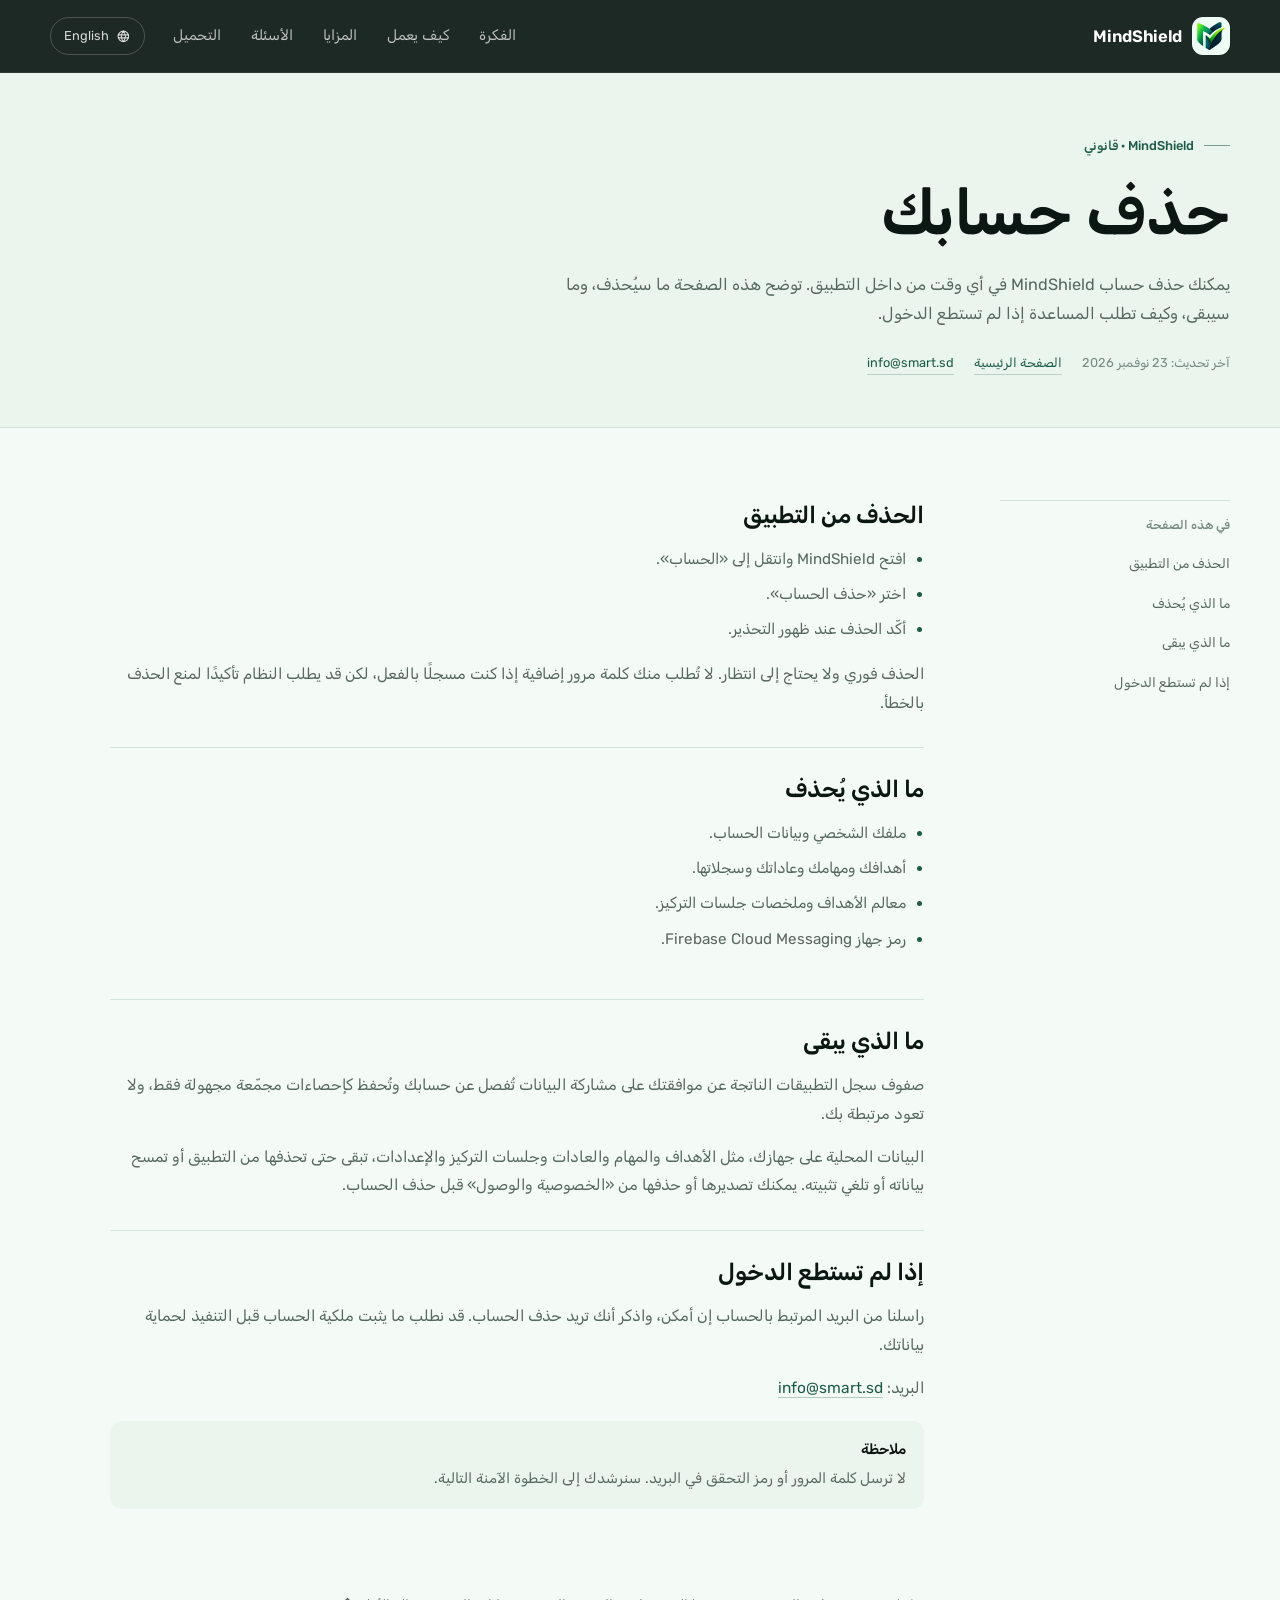
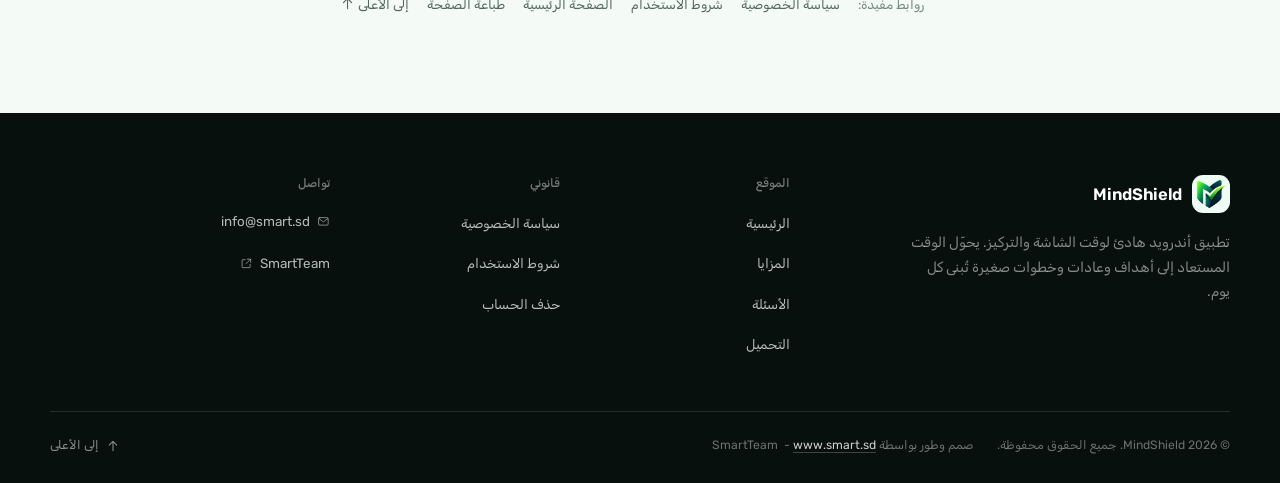
<file: delete-account/index.html>
<!DOCTYPE html><html lang="ar" dir="rtl"> <head><meta charset="utf-8"><meta name="viewport" content="width=device-width, initial-scale=1"><title>حذف الحساب — MindShield</title><meta name="description" content="خطوات حذف حساب MindShield وبياناته، وما يبقى بعد الحذف، وكيف تطلب المساعدة."><link rel="canonical" href="https://mindshield.smart.sd/delete-account/"><link rel="alternate" hreflang="ar" href="https://mindshield.smart.sd/delete-account/"><link rel="alternate" hreflang="en" href="https://mindshield.smart.sd/en/delete-account/"><link rel="alternate" hreflang="x-default" href="https://mindshield.smart.sd/delete-account/"><link rel="sitemap" type="application/xml" href="/sitemap.xml"><meta name="robots" content="index, follow, max-image-preview:large"><meta name="theme-color" content="#0b1713"><meta name="color-scheme" content="light"><meta name="application-name" content="MindShield"><meta name="author" content="SmartTeam"><meta name="format-detection" content="telephone=no"><link rel="icon" href="/icons/favicon-32.png" sizes="32x32" type="image/png"><link rel="icon" href="/icons/icon-192.png" sizes="192x192" type="image/png"><link rel="apple-touch-icon" href="/icons/apple-touch-icon.png"><link rel="manifest" href="/site.webmanifest"><link rel="preload" href="/fonts/rubik-regular.woff2" as="font" type="font/woff2" crossorigin><link rel="preload" href="/fonts/rubik-semibold.woff2" as="font" type="font/woff2" crossorigin><meta property="og:type" content="website"><meta property="og:site_name" content="MindShield"><meta property="og:title" content="حذف الحساب — MindShield"><meta property="og:description" content="خطوات حذف حساب MindShield وبياناته، وما يبقى بعد الحذف، وكيف تطلب المساعدة."><meta property="og:url" content="https://mindshield.smart.sd/delete-account/"><meta property="og:image" content="https://mindshield.smart.sd/og/og_ar.jpg"><meta property="og:image:type" content="image/jpeg"><meta property="og:image:width" content="1200"><meta property="og:image:height" content="630"><meta property="og:image:alt" content="حذف حساب MindShield"><meta property="og:locale" content="ar_AR"><meta property="og:locale:alternate" content="en_US"><meta name="twitter:card" content="summary_large_image"><meta name="twitter:title" content="حذف الحساب — MindShield"><meta name="twitter:description" content="خطوات حذف حساب MindShield وبياناته، وما يبقى بعد الحذف، وكيف تطلب المساعدة."><meta name="twitter:image" content="https://mindshield.smart.sd/og/og_ar.jpg"><meta name="twitter:image:alt" content="حذف حساب MindShield"><script type="application/ld+json">{"@context":"https://schema.org","@type":"Organization","@id":"https://mindshield.smart.sd/#organization","name":"MindShield","url":"https://mindshield.smart.sd/","logo":{"@type":"ImageObject","url":"https://mindshield.smart.sd/brand/icon-512.png","width":512,"height":512},"email":"info@smart.sd","foundingOrganization":{"@type":"Organization","name":"SmartTeam","url":"https://www.smart.sd"},"contactPoint":{"@type":"ContactPoint","contactType":"technical support","email":"info@smart.sd","availableLanguage":["ar","en"]}}</script><script type="application/ld+json">{"@context":"https://schema.org","@type":"WebSite","@id":"https://mindshield.smart.sd/#website","name":"MindShield","url":"https://mindshield.smart.sd/","description":"Take back your time. Build a better you.","inLanguage":["ar","en"],"publisher":{"@id":"https://mindshield.smart.sd/#organization"}}</script><script type="application/ld+json">{"@context":"https://schema.org","@type":"WebPage","@id":"https://mindshield.smart.sd/delete-account/#webpage","url":"https://mindshield.smart.sd/delete-account/","name":"حذف الحساب — MindShield","description":"خطوات حذف حساب MindShield وبياناته، وما يبقى بعد الحذف، وكيف تطلب المساعدة.","inLanguage":"ar","isPartOf":{"@id":"https://mindshield.smart.sd/#website"},"about":{"@id":"https://mindshield.smart.sd/#app"},"primaryImageOfPage":{"@type":"ImageObject","url":"https://mindshield.smart.sd/og/og_ar.jpg","width":1200,"height":630}}</script><script type="application/ld+json">{"@context":"https://schema.org","@type":"BreadcrumbList","itemListElement":[{"@type":"ListItem","position":1,"name":"الرئيسية","item":"https://mindshield.smart.sd/"},{"@type":"ListItem","position":2,"name":"حذف حسابك","item":"https://mindshield.smart.sd/delete-account/"}]}</script><link rel="stylesheet" href="/_astro/BaseLayout.BWOoUILX.css"></head> <body id="top" data-locale="ar"> <a class="skip-link" href="#main">انتقل إلى المحتوى</a> <header class="site-header"> <div class="wrap header-inner"> <a class="brand" href="/" aria-label="MindShield، الرئيسية"> <span class="brand-mark" aria-hidden="true"> <img src="/brand/icon-512.png" alt="" width="38" height="38" decoding="async"> </span> <span class="brand-word">MindShield</span> </a> <nav class="nav" aria-label="التنقل الرئيسي"> <a href="/#idea">الفكرة</a><a href="/#how">كيف يعمل</a><a href="/#features">المزايا</a><a href="/#faq">الأسئلة</a><a href="/#download">التحميل</a> </nav> <a class="lang-switch" href="/en/delete-account/" hreflang="en" lang="en"> <svg class="icon" viewBox="0 0 24 24" fill="none" stroke="currentColor" stroke-width="1.8" stroke-linecap="round" stroke-linejoin="round" aria-hidden="true" focusable="false">  <circle cx="12" cy="12" r="8.5"/><path d="M3.8 9.5h16.4M3.8 14.5h16.4M12 3.5c2.2 2.3 3.3 5.1 3.3 8.5S14.2 18.2 12 20.5c-2.2-2.3-3.3-5.1-3.3-8.5S9.8 5.8 12 3.5z"/> </svg> <span>English</span> </a> <details class="menu"> <summary aria-label="القائمة"> <svg class="icon" viewBox="0 0 24 24" fill="none" stroke="currentColor" stroke-width="1.8" stroke-linecap="round" stroke-linejoin="round" aria-hidden="true" focusable="false">  <path d="M4 7h16M4 12h16M4 17h16"/> </svg> </summary> <div class="menu-panel"> <a href="/#idea">الفكرة</a><a href="/#how">كيف يعمل</a><a href="/#features">المزايا</a><a href="/#faq">الأسئلة</a><a href="/#download">التحميل</a> <a class="lang-switch" href="/en/delete-account/" hreflang="en" lang="en"> <svg class="icon" viewBox="0 0 24 24" fill="none" stroke="currentColor" stroke-width="1.8" stroke-linecap="round" stroke-linejoin="round" aria-hidden="true" focusable="false">  <circle cx="12" cy="12" r="8.5"/><path d="M3.8 9.5h16.4M3.8 14.5h16.4M12 3.5c2.2 2.3 3.3 5.1 3.3 8.5S14.2 18.2 12 20.5c-2.2-2.3-3.3-5.1-3.3-8.5S9.8 5.8 12 3.5z"/> </svg> <span>English</span> </a> </div> </details> </div> </header> <main id="main">  <section class="legal-hero"> <div class="wrap"> <p class="eyebrow">MindShield · قانوني</p> <h1>حذف حسابك</h1> <p class="legal-intro">يمكنك حذف حساب MindShield في أي وقت من داخل التطبيق. توضح هذه الصفحة ما سيُحذف، وما سيبقى، وكيف تطلب المساعدة إذا لم تستطع الدخول.</p> <div class="legal-meta"> <span>آخر تحديث: <time datetime="2026-11-23">23 نوفمبر 2026</time></span> <a href="/">الصفحة الرئيسية</a> <a href="mailto:info@smart.sd">info@smart.sd</a> </div> </div> </section> <div class="wrap legal-grid"> <aside class="legal-toc" aria-label="في هذه الصفحة"> <h2>في هذه الصفحة</h2> <ol> <li><a href="#in-app">الحذف من التطبيق</a></li><li><a href="#deleted">ما الذي يُحذف</a></li><li><a href="#remains">ما الذي يبقى</a></li><li><a href="#help">إذا لم تستطع الدخول</a></li> </ol> </aside> <article class="legal-content">  <section class="legal-section" id="in-app" aria-labelledby="in-app-title"> <h2 id="in-app-title">الحذف من التطبيق</h2> <ul> <li>افتح MindShield وانتقل إلى «الحساب».</li><li>اختر «حذف الحساب».</li><li>أكّد الحذف عند ظهور التحذير.</li> </ul><p>الحذف فوري ولا يحتاج إلى انتظار. لا تُطلب منك كلمة مرور إضافية إذا كنت مسجلًا بالفعل، لكن قد يطلب النظام تأكيدًا لمنع الحذف بالخطأ.</p> </section><section class="legal-section" id="deleted" aria-labelledby="deleted-title"> <h2 id="deleted-title">ما الذي يُحذف</h2> <ul> <li>ملفك الشخصي وبيانات الحساب.</li><li>أهدافك ومهامك وعاداتك وسجلاتها.</li><li>معالم الأهداف وملخصات جلسات التركيز.</li><li>رمز جهاز Firebase Cloud Messaging.</li> </ul> </section><section class="legal-section" id="remains" aria-labelledby="remains-title"> <h2 id="remains-title">ما الذي يبقى</h2> <p>صفوف سجل التطبيقات الناتجة عن موافقتك على مشاركة البيانات تُفصل عن حسابك وتُحفظ كإحصاءات مجمّعة مجهولة فقط، ولا تعود مرتبطة بك.</p><p>البيانات المحلية على جهازك، مثل الأهداف والمهام والعادات وجلسات التركيز والإعدادات، تبقى حتى تحذفها من التطبيق أو تمسح بياناته أو تلغي تثبيته. يمكنك تصديرها أو حذفها من «الخصوصية والوصول» قبل حذف الحساب.</p> </section><section class="legal-section" id="help" aria-labelledby="help-title"> <h2 id="help-title">إذا لم تستطع الدخول</h2> <p>راسلنا من البريد المرتبط بالحساب إن أمكن، واذكر أنك تريد حذف الحساب. قد نطلب ما يثبت ملكية الحساب قبل التنفيذ لحماية بياناتك.</p><p> البريد:  <a class="legal-link" href="mailto:info@smart.sd?subject=MindShield%20account%20deletion">info@smart.sd</a> </p><p class="legal-note"> <strong>ملاحظة</strong> لا ترسل كلمة المرور أو رمز التحقق في البريد. سنرشدك إلى الخطوة الآمنة التالية. </p> </section> <div class="legal-back"> <span>روابط مفيدة:</span> <a href="/privacy/">سياسة الخصوصية</a><a href="/terms/">شروط الاستخدام</a> <a href="/">الصفحة الرئيسية</a> <button class="legal-print" type="button" data-print>طباعة الصفحة</button> <a href="#top">إلى الأعلى <svg class="icon" viewBox="0 0 24 24" fill="none" stroke="currentColor" stroke-width="1.8" stroke-linecap="round" stroke-linejoin="round" aria-hidden="true" focusable="false">  <path d="M12 20V4M5.5 10.5L12 4l6.5 6.5"/> </svg></a> </div> </article> </div><script type="module">var e=document.querySelector(`[data-print]`);e instanceof HTMLButtonElement&&e.addEventListener(`click`,()=>window.print());</script>  </main> <footer class="site-footer"> <div class="wrap"> <div class="footer-top"> <div class="footer-brand"> <a class="brand" href="/" aria-label="MindShield، الرئيسية"> <span class="brand-mark" aria-hidden="true"> <img src="/brand/icon-512.png" alt="" width="38" height="38" decoding="async"> </span> <span class="brand-word">MindShield</span> </a> <p>تطبيق أندرويد هادئ لوقت الشاشة والتركيز. يحوّل الوقت المستعاد إلى أهداف وعادات وخطوات صغيرة تُبنى كل يوم.</p> </div> <div class="footer-col"> <h2>الموقع</h2> <ul> <li><a href="/">الرئيسية</a></li> <li><a href="/#features">المزايا</a></li> <li><a href="/#faq">الأسئلة</a></li> <li><a href="/#download">التحميل</a></li> </ul> </div> <div class="footer-col"> <h2>قانوني</h2> <ul> <li><a href="/privacy/">سياسة الخصوصية</a></li> <li><a href="/terms/">شروط الاستخدام</a></li> <li><a href="/delete-account/">حذف الحساب</a></li> </ul> </div> <div class="footer-col"> <h2>تواصل</h2> <ul> <li> <a class="footer-email" href="mailto:info@smart.sd"> <svg class="icon" viewBox="0 0 24 24" fill="none" stroke="currentColor" stroke-width="1.8" stroke-linecap="round" stroke-linejoin="round" aria-hidden="true" focusable="false">  <rect x="3" y="5" width="18" height="14" rx="2"/><path d="M4 7l8 6 8-6"/> </svg> info@smart.sd </a> </li> <li> <a href="https://www.smart.sd" target="_blank" rel="noopener noreferrer"> SmartTeam <svg class="icon" viewBox="0 0 24 24" fill="none" stroke="currentColor" stroke-width="1.8" stroke-linecap="round" stroke-linejoin="round" aria-hidden="true" focusable="false">  <path d="M14 4h6v6M20 4l-9 9"/><path d="M19 14v5a1 1 0 0 1-1 1H5a1 1 0 0 1-1-1V6a1 1 0 0 1 1-1h5"/> </svg> </a> </li> </ul> </div> </div> <div class="footer-bottom"> <div class="footer-legal"> <p>© 2026 MindShield. جميع الحقوق محفوظة.</p> <p class="credit" dir="rtl">صمم وطور بواسطة SmartTeam  - <a href="https://www.smart.sd" target="_blank" rel="noopener noreferrer">www.smart.sd</a></p> </div> <a class="to-top" href="#top"> <svg class="icon" viewBox="0 0 24 24" fill="none" stroke="currentColor" stroke-width="1.8" stroke-linecap="round" stroke-linejoin="round" aria-hidden="true" focusable="false">  <path d="M12 20V4M5.5 10.5L12 4l6.5 6.5"/> </svg> <span>إلى الأعلى</span> </a> </div> </div> </footer><script type="module">var e=`https://wimodzszhbbdkhtufcbz.supabase.co`.replace(/\/+$/,``),t=`sb_publishable_5cq_kbOyuCzBah3dL9xS2g_Z_9HLXGB`;function n(){return navigator.doNotTrack===`1`||navigator.globalPrivacyControl===!0}function r(){let e=navigator.userAgent||``;return/Mobi|Android|iPhone|iPod/i.test(e)?`mobile`:/iPad|Tablet/i.test(e)?`tablet`:`desktop`}function i(e){if(!e)return null;try{return new URL(e).hostname.toLowerCase()}catch{return null}}function a(e,t){if(t)return`campaign`;if(!e)return`direct`;let n=i(e);return n?n===location.hostname?`internal`:[`google.`,`bing.com`,`duckduckgo.com`,`yahoo.`,`yandex.`,`baidu.com`,`search.brave.com`,`ecosia.org`].some(e=>n===e||n.endsWith(`.`+e)||n.includes(e))?`search`:[`facebook.com`,`instagram.com`,`twitter.com`,`x.com`,`tiktok.com`,`linkedin.com`,`reddit.com`,`youtube.com`,`snapchat.com`,`pinterest.com`,`whatsapp.com`,`t.me`,`telegram.org`].some(e=>n===e||n.endsWith(`.`+e))?`social`:`referral`:`referral`}function o(r){if(!e||n())return;let i=`${e}/rest/v1/rpc/record_site_event`,a=JSON.stringify({p_event:r});fetch(i,{method:`POST`,headers:{apikey:t,Authorization:`Bearer ${t}`,"Content-Type":`application/json`},body:a,credentials:`omit`,keepalive:!0,referrerPolicy:`no-referrer`}).catch(()=>{})}function s(){let e=new URLSearchParams(location.search),t=e.get(`utm_source`),n=e.get(`utm_medium`),s=e.get(`utm_campaign`),c=document.referrer||``;o({event_type:`pageview`,path:location.pathname||`/`,locale:document.documentElement.lang===`en`?`en`:`ar`,referrer_source:a(c,t),referrer_host:i(c),utm_source:t,utm_medium:n,utm_campaign:s,device_type:r()})}function c(){document.addEventListener(`click`,e=>{let t=e.target?.closest?.(`a[data-store]`);if(!t)return;let n=t.getAttribute(`data-store`);n&&o({event_type:`download_click`,path:location.pathname||`/`,locale:document.documentElement.lang===`en`?`en`:`ar`,referrer_source:`internal`,device_type:r(),store_key:n})},{capture:!0})}function l(){s(),c()}typeof window<`u`&&(document.readyState===`loading`?document.addEventListener(`DOMContentLoaded`,l,{once:!0}):l());</script> </body> </html>
</file>
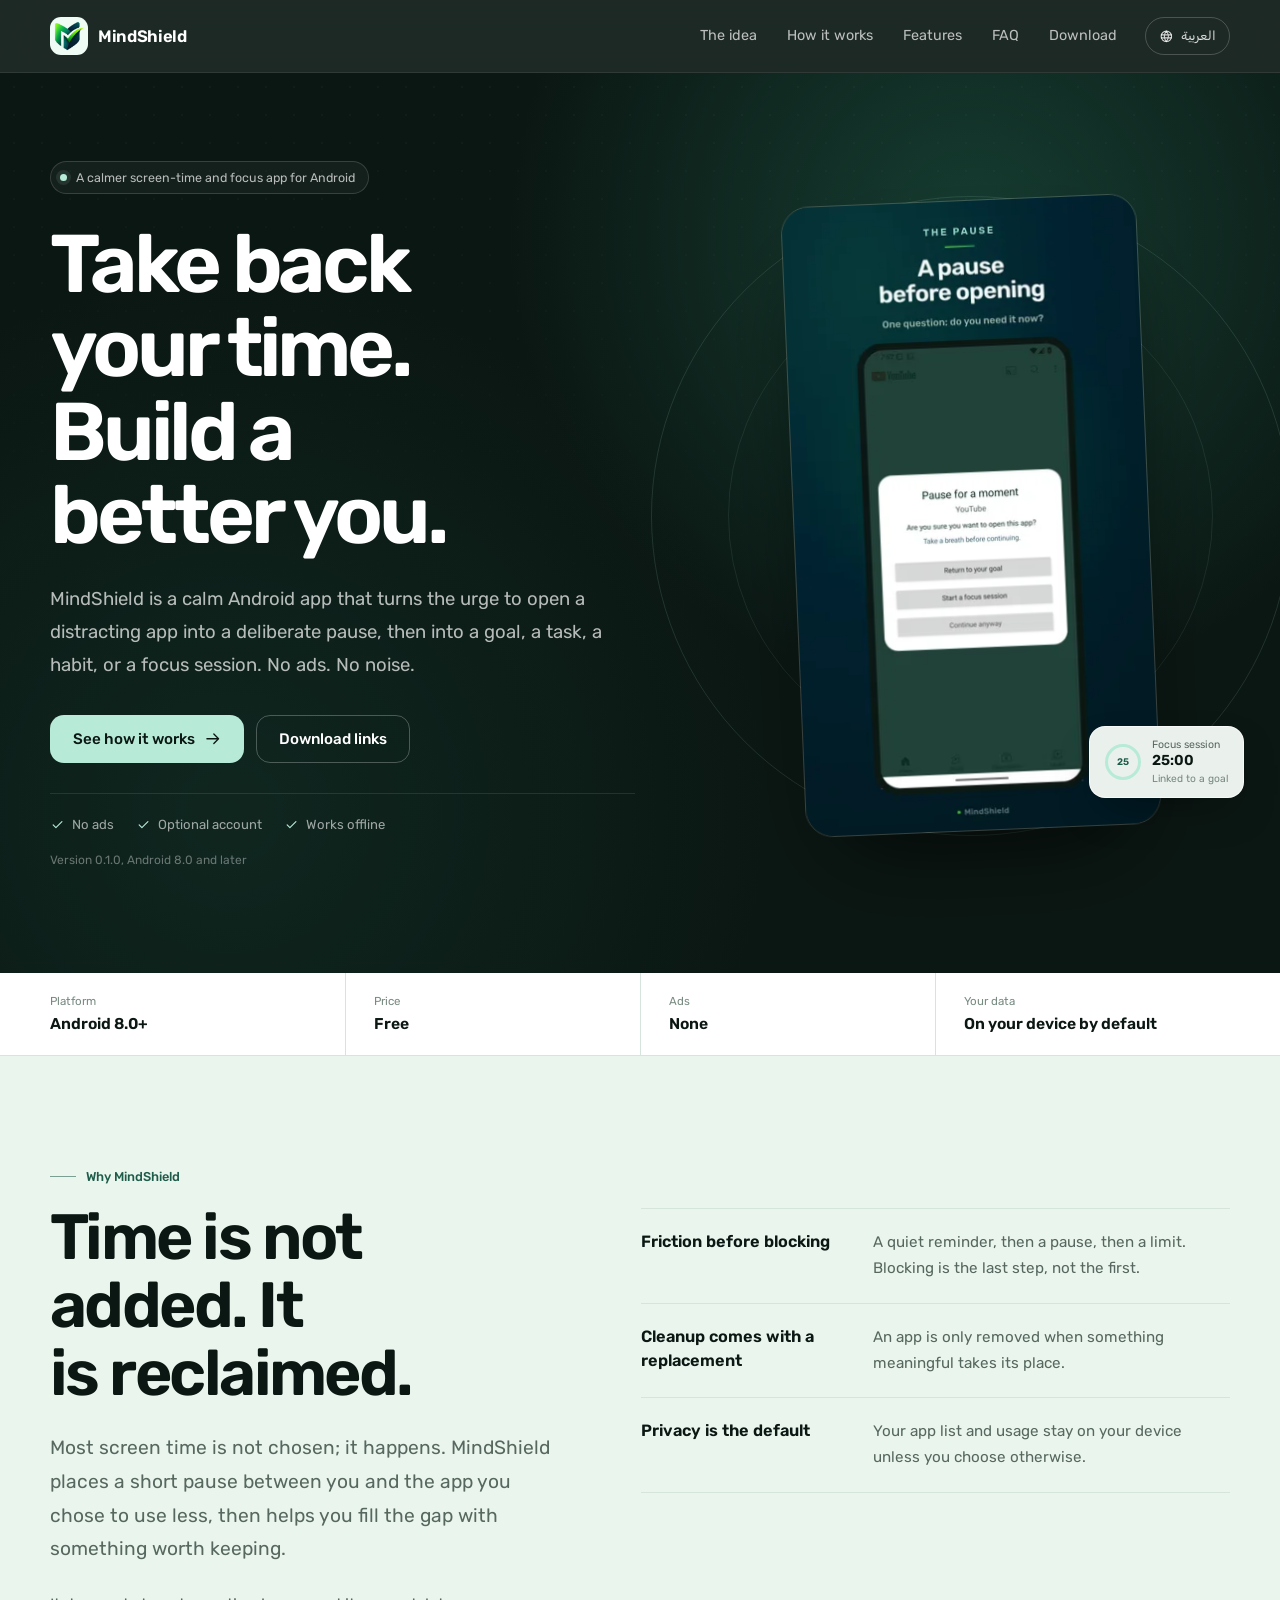
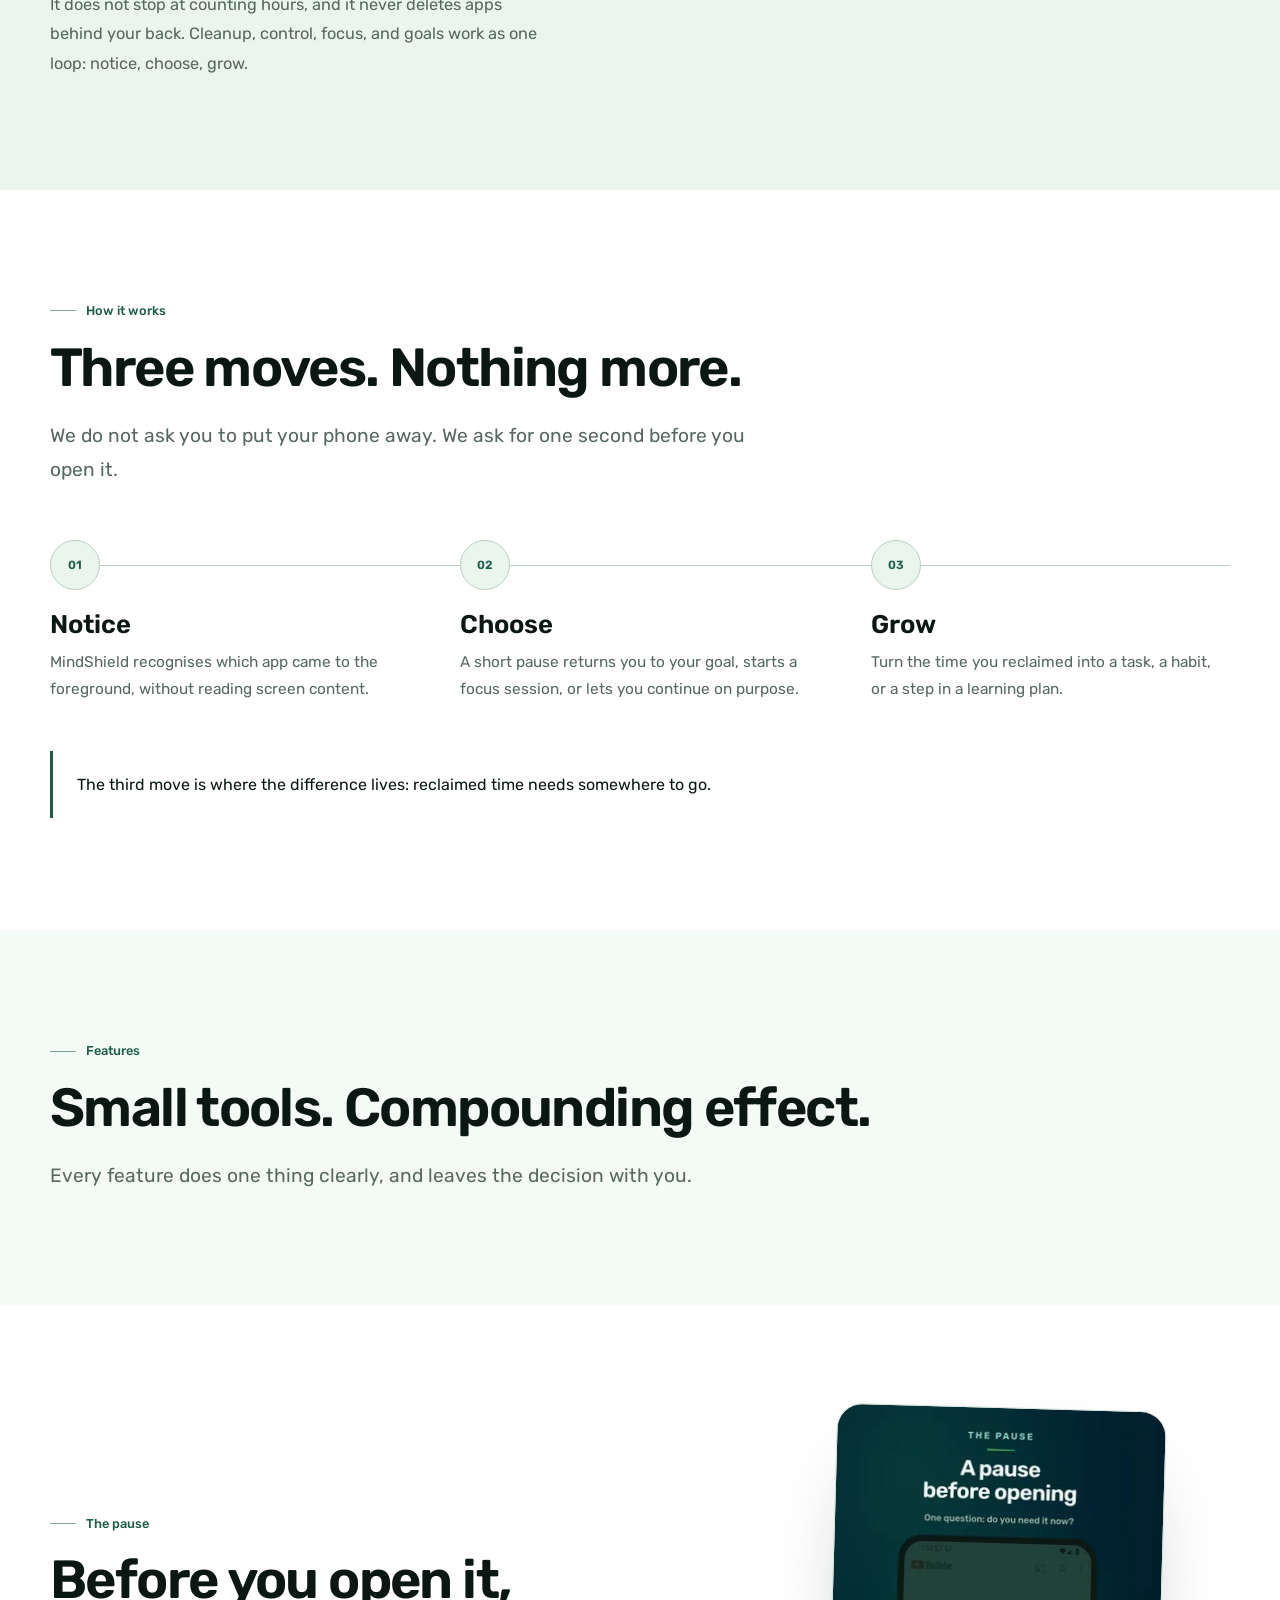
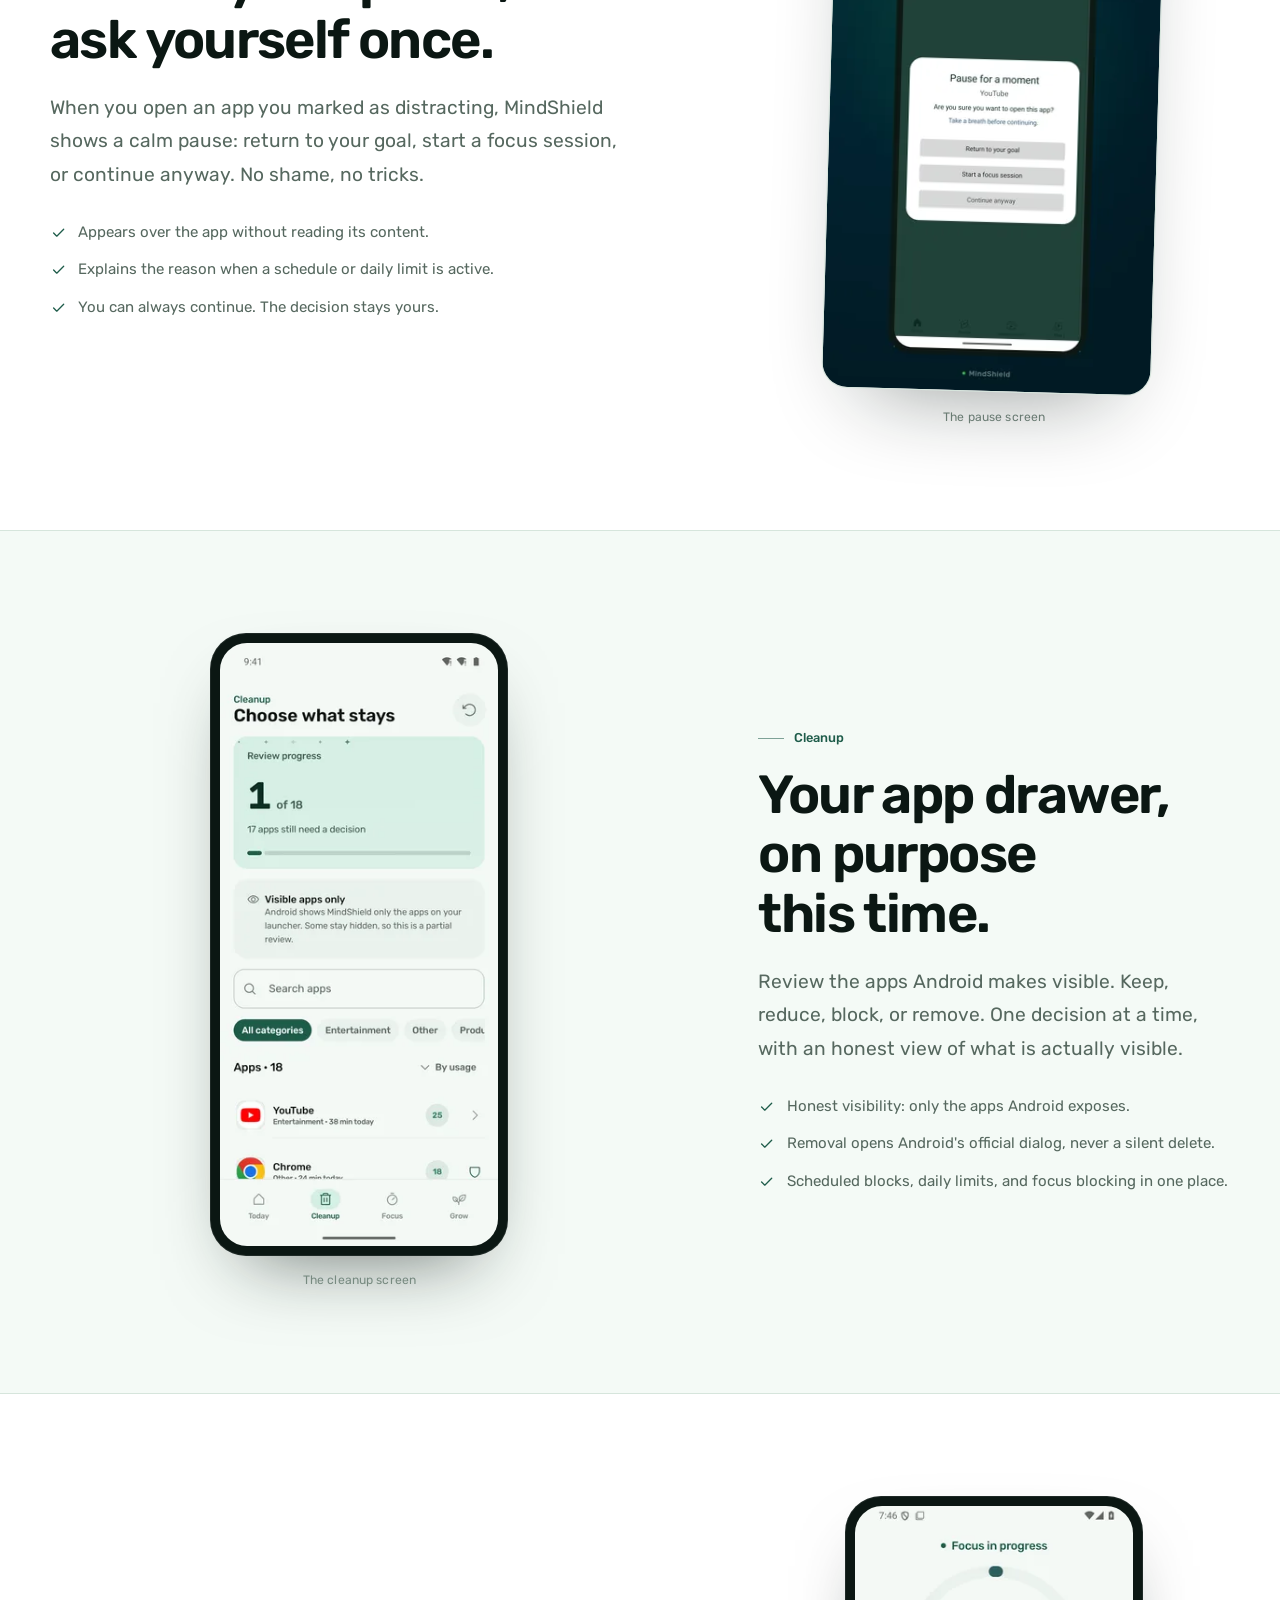
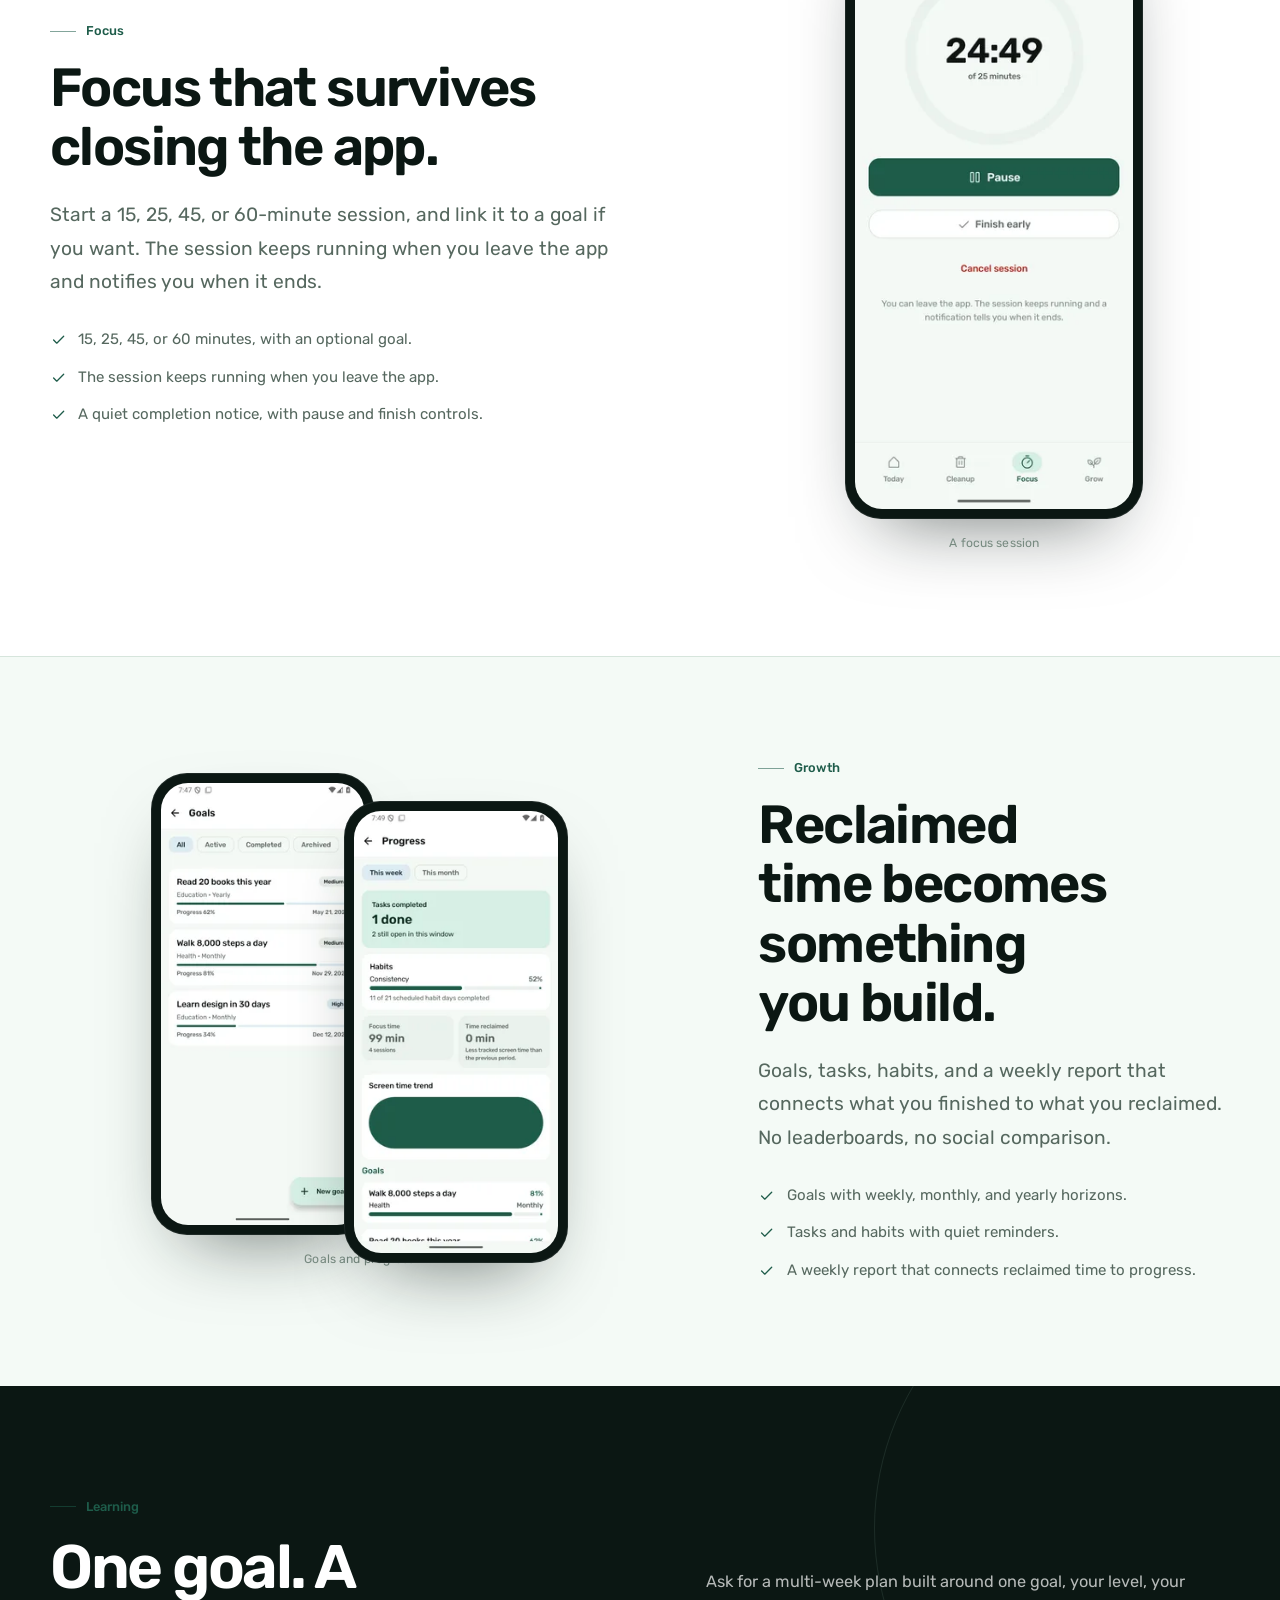
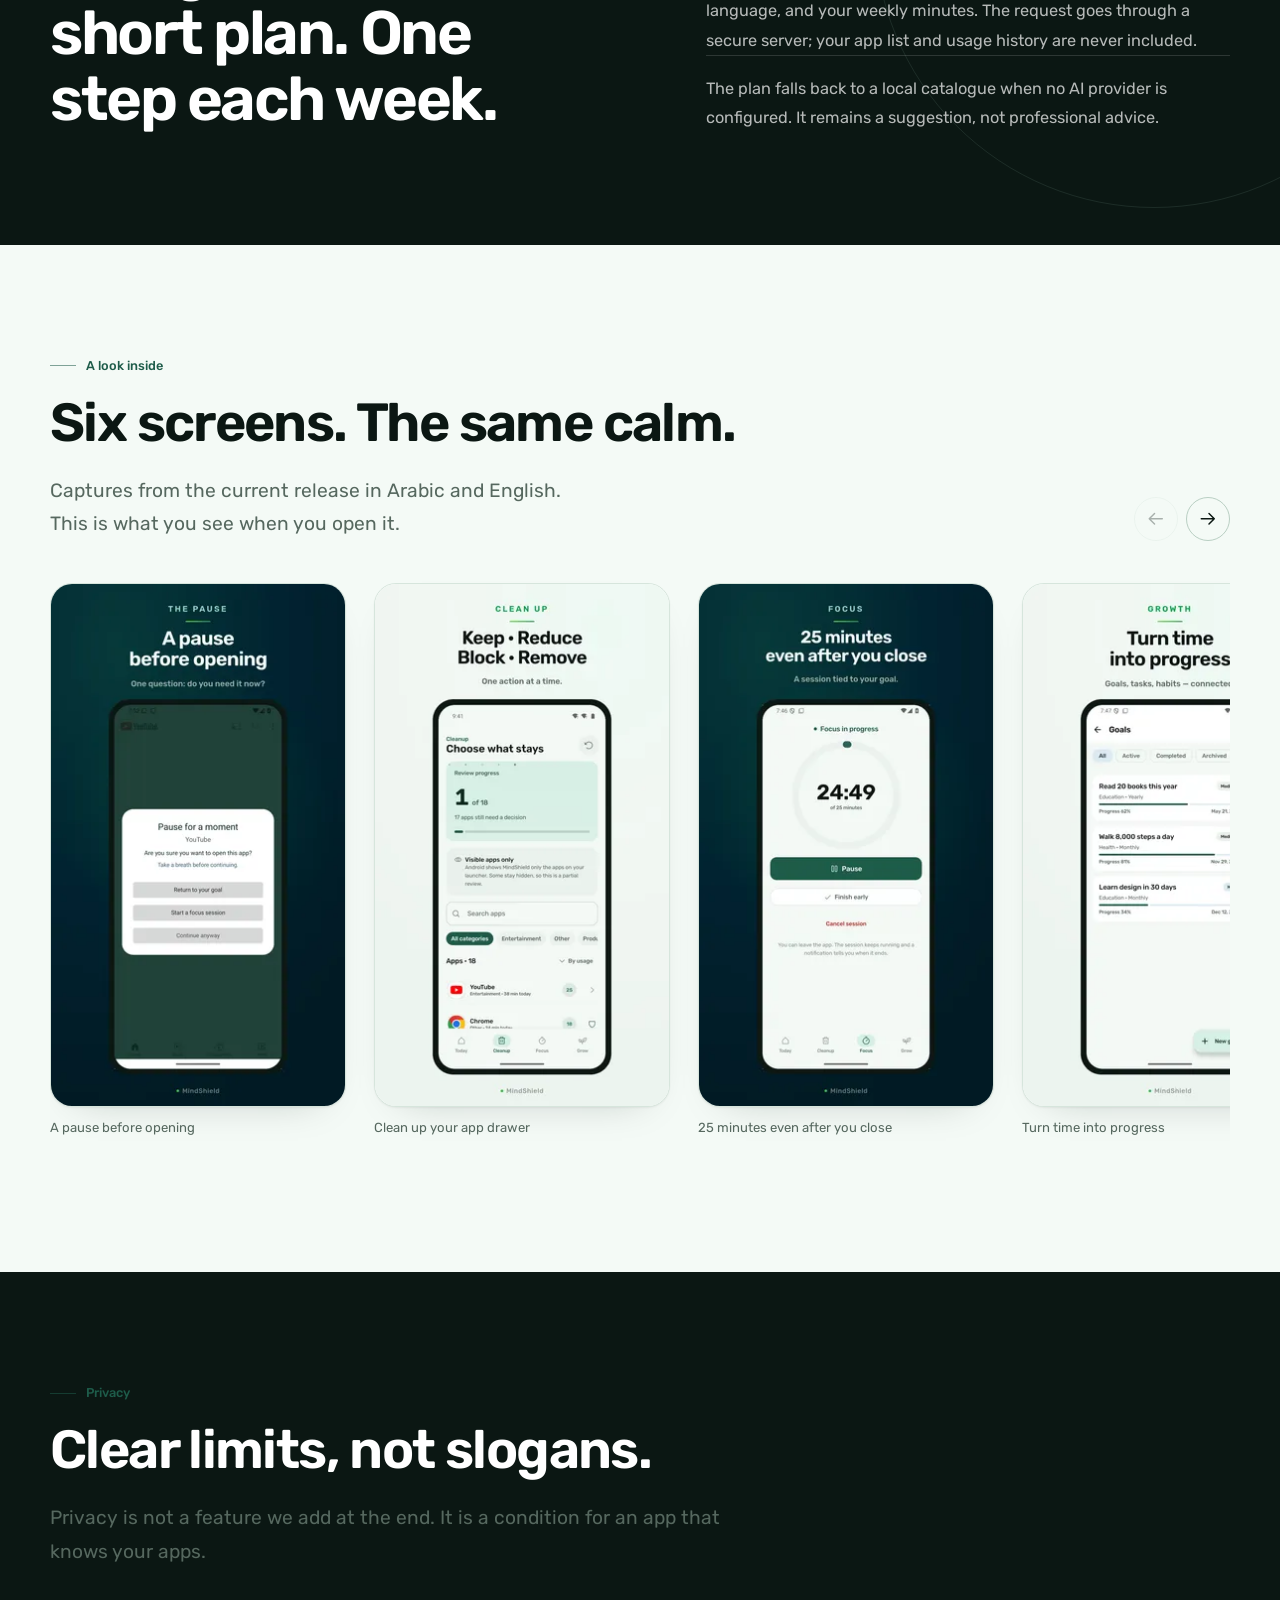
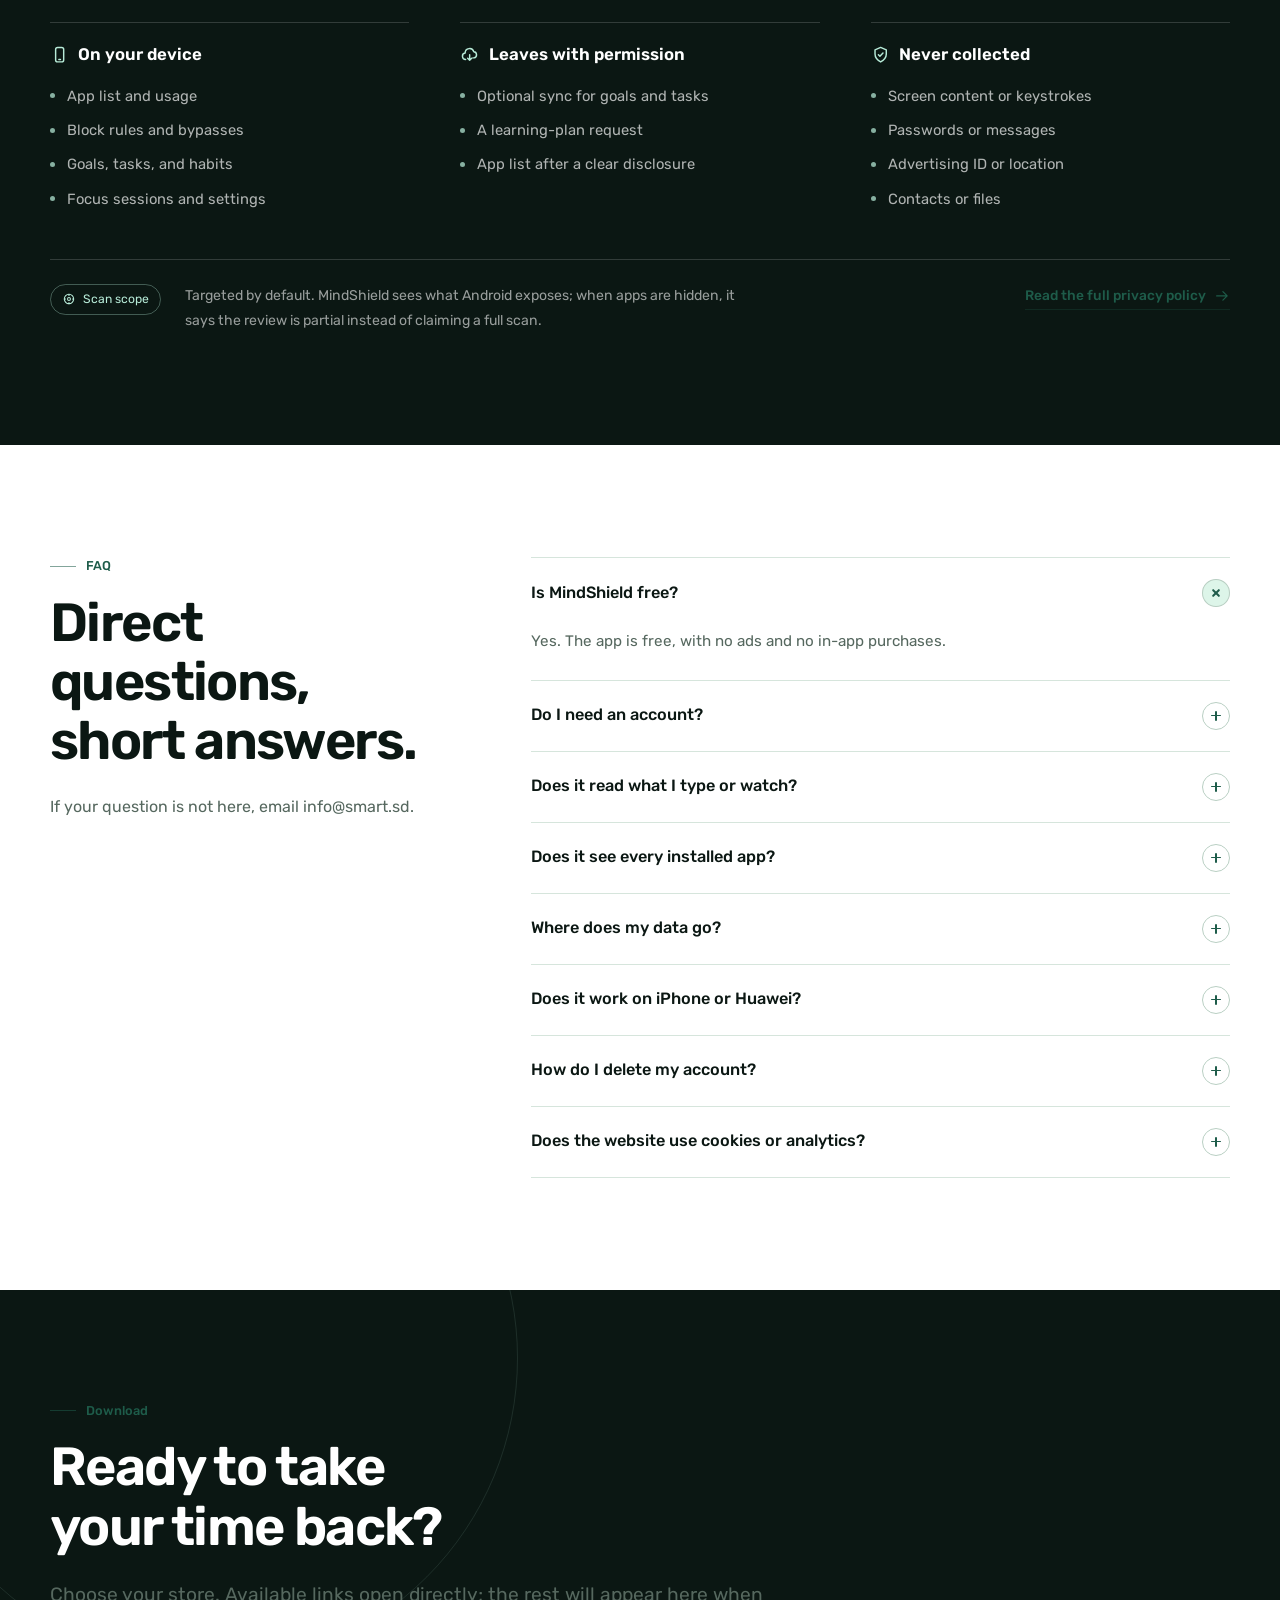
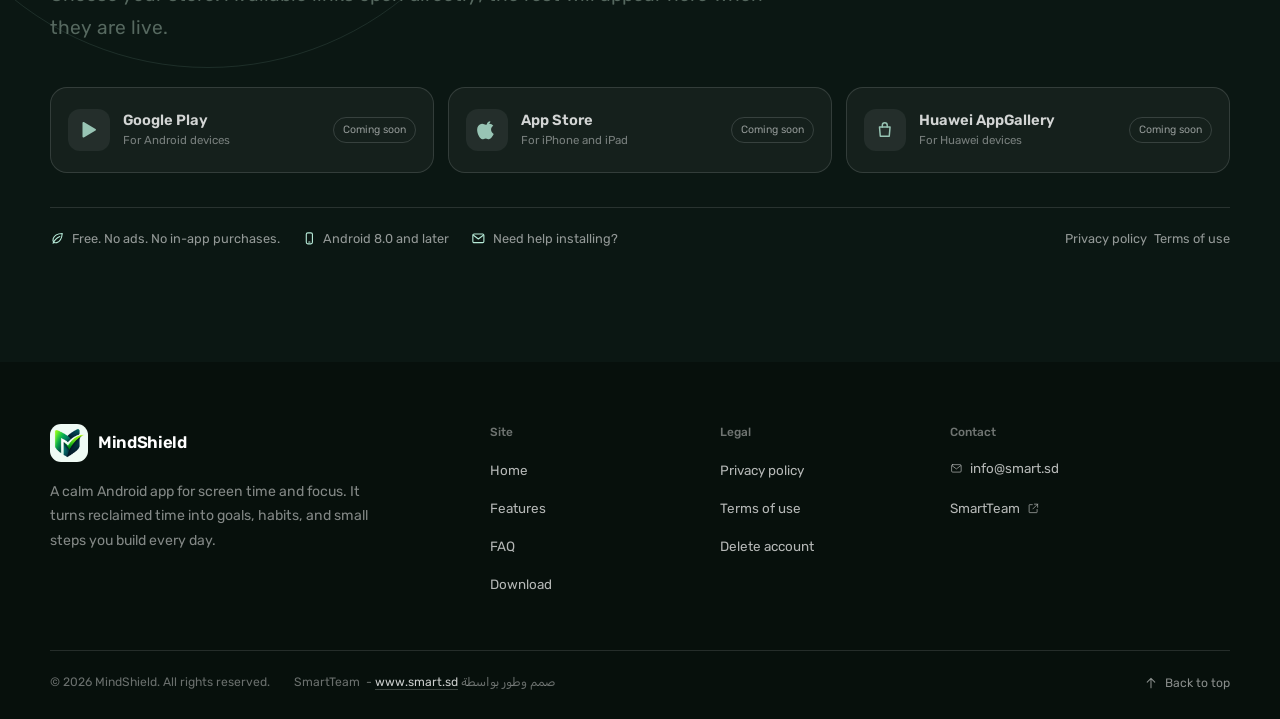
<file: en/index.html>
<!DOCTYPE html><html lang="en" dir="ltr"> <head><meta charset="utf-8"><meta name="viewport" content="width=device-width, initial-scale=1"><title>MindShield — Take Back Your Time. Build a Better You.</title><meta name="description" content="Pause before distracting apps, clean up your app drawer, run focus sessions, and turn reclaimed time into goals and habits. A calm Android app. Free, no ads, works offline."><link rel="canonical" href="https://mindshield.smart.sd/en/"><link rel="alternate" hreflang="ar" href="https://mindshield.smart.sd/"><link rel="alternate" hreflang="en" href="https://mindshield.smart.sd/en/"><link rel="alternate" hreflang="x-default" href="https://mindshield.smart.sd/"><link rel="sitemap" type="application/xml" href="/sitemap.xml"><meta name="robots" content="index, follow, max-image-preview:large"><meta name="theme-color" content="#0b1713"><meta name="color-scheme" content="light"><meta name="application-name" content="MindShield"><meta name="author" content="SmartTeam"><meta name="format-detection" content="telephone=no"><link rel="icon" href="/icons/favicon-32.png" sizes="32x32" type="image/png"><link rel="icon" href="/icons/icon-192.png" sizes="192x192" type="image/png"><link rel="apple-touch-icon" href="/icons/apple-touch-icon.png"><link rel="manifest" href="/site.webmanifest"><link rel="preload" href="/fonts/rubik-regular.woff2" as="font" type="font/woff2" crossorigin><link rel="preload" href="/fonts/rubik-semibold.woff2" as="font" type="font/woff2" crossorigin><meta property="og:type" content="website"><meta property="og:site_name" content="MindShield"><meta property="og:title" content="MindShield — Take Back Your Time. Build a Better You."><meta property="og:description" content="Pause before distracting apps, clean up your app drawer, run focus sessions, and turn reclaimed time into goals and habits. A calm Android app. Free, no ads, works offline."><meta property="og:url" content="https://mindshield.smart.sd/en/"><meta property="og:image" content="https://mindshield.smart.sd/og/og_en.jpg"><meta property="og:image:type" content="image/jpeg"><meta property="og:image:width" content="1200"><meta property="og:image:height" content="630"><meta property="og:image:alt" content="MindShield: Take back your time. Build a better you."><meta property="og:locale" content="en_US"><meta property="og:locale:alternate" content="ar_AR"><meta name="twitter:card" content="summary_large_image"><meta name="twitter:title" content="MindShield — Take Back Your Time. Build a Better You."><meta name="twitter:description" content="Pause before distracting apps, clean up your app drawer, run focus sessions, and turn reclaimed time into goals and habits. A calm Android app. Free, no ads, works offline."><meta name="twitter:image" content="https://mindshield.smart.sd/og/og_en.jpg"><meta name="twitter:image:alt" content="MindShield: Take back your time. Build a better you."><script type="application/ld+json">{"@context":"https://schema.org","@type":"Organization","@id":"https://mindshield.smart.sd/#organization","name":"MindShield","url":"https://mindshield.smart.sd/","logo":{"@type":"ImageObject","url":"https://mindshield.smart.sd/brand/icon-512.png","width":512,"height":512},"email":"info@smart.sd","foundingOrganization":{"@type":"Organization","name":"SmartTeam","url":"https://www.smart.sd"},"contactPoint":{"@type":"ContactPoint","contactType":"technical support","email":"info@smart.sd","availableLanguage":["ar","en"]}}</script><script type="application/ld+json">{"@context":"https://schema.org","@type":"WebSite","@id":"https://mindshield.smart.sd/#website","name":"MindShield","url":"https://mindshield.smart.sd/","description":"Take back your time. Build a better you.","inLanguage":["ar","en"],"publisher":{"@id":"https://mindshield.smart.sd/#organization"}}</script><script type="application/ld+json">{"@context":"https://schema.org","@type":"SoftwareApplication","@id":"https://mindshield.smart.sd/#app","name":"MindShield","url":"https://mindshield.smart.sd/","description":"Pause before distracting apps, clean up your app drawer, run focus sessions, and turn reclaimed time into goals and habits. A calm Android app. Free, no ads, works offline.","applicationCategory":"LifestyleApplication","applicationSubCategory":"Screen time and focus","operatingSystem":"Android 8.0+","softwareVersion":"0.1.0","inLanguage":["ar","en"],"isAccessibleForFree":true,"offers":{"@type":"Offer","price":"0","priceCurrency":"USD","availability":"https://schema.org/InStock"},"publisher":{"@id":"https://mindshield.smart.sd/#organization"},"image":"https://mindshield.smart.sd/brand/icon-512.png","screenshot":"https://mindshield.smart.sd/og/og_en.jpg","featureList":["Before you open it, ask yourself once.","Your app drawer, on purpose this time.","Focus that survives closing the app.","Reclaimed time becomes something you build."]}</script><script type="application/ld+json">{"@context":"https://schema.org","@type":"WebPage","@id":"https://mindshield.smart.sd/en/#webpage","url":"https://mindshield.smart.sd/en/","name":"MindShield — Take Back Your Time. Build a Better You.","description":"Pause before distracting apps, clean up your app drawer, run focus sessions, and turn reclaimed time into goals and habits. A calm Android app. Free, no ads, works offline.","inLanguage":"en","isPartOf":{"@id":"https://mindshield.smart.sd/#website"},"about":{"@id":"https://mindshield.smart.sd/#app"},"primaryImageOfPage":{"@type":"ImageObject","url":"https://mindshield.smart.sd/og/og_en.jpg","width":1200,"height":630}}</script><script type="application/ld+json">{"@context":"https://schema.org","@type":"FAQPage","mainEntity":[{"@type":"Question","name":"Is MindShield free?","acceptedAnswer":{"@type":"Answer","text":"Yes. The app is free, with no ads and no in-app purchases."}},{"@type":"Question","name":"Do I need an account?","acceptedAnswer":{"@type":"Answer","text":"No. Core features work without an account and without a connection. An account is optional for sync and for the app-list upload after disclosure."}},{"@type":"Question","name":"Does it read what I type or watch?","acceptedAnswer":{"@type":"Answer","text":"No. The accessibility service detects only the package name of the app that came to the foreground and cannot retrieve window content. No text, passwords, or keystrokes."}},{"@type":"Question","name":"Does it see every installed app?","acceptedAnswer":{"@type":"Answer","text":"Not always. The default mode is targeted and sees what Android exposes. When some apps are hidden, the app reports a partial review instead of claiming a full scan."}},{"@type":"Question","name":"Where does my data go?","acceptedAnswer":{"@type":"Answer","text":"Your app list, usage, rules, goals, tasks, habits, and focus sessions stay on your device by default. Sync is optional. The app-list upload is optional, happens only after a clear disclosure, and can be turned off. Analytics and crash reports contain aggregated counts and diagnostics only."}},{"@type":"Question","name":"Does it work on iPhone or Huawei?","acceptedAnswer":{"@type":"Answer","text":"The current release is for Android 8.0 and later. App Store and AppGallery links will appear here when they are available."}},{"@type":"Question","name":"How do I delete my account?","acceptedAnswer":{"@type":"Answer","text":"From the Account screen in the app, or from the account deletion page. Deleting your account removes your profile, goals, tasks, habits, focus summaries, and device token."}},{"@type":"Question","name":"Does the website use cookies or analytics?","acceptedAnswer":{"@type":"Answer","text":"No. The site is static and uses no tracking cookies or analytics. It fetches store links from Supabase and serves fonts locally."}}]}</script><link rel="stylesheet" href="/_astro/BaseLayout.BWOoUILX.css"></head> <body id="top" data-locale="en"> <a class="skip-link" href="#main">Skip to content</a> <header class="site-header"> <div class="wrap header-inner"> <a class="brand" href="/en/" aria-label="MindShield, home"> <span class="brand-mark" aria-hidden="true"> <img src="/brand/icon-512.png" alt="" width="38" height="38" decoding="async"> </span> <span class="brand-word">MindShield</span> </a> <nav class="nav" aria-label="Main navigation"> <a href="/en/#idea">The idea</a><a href="/en/#how">How it works</a><a href="/en/#features">Features</a><a href="/en/#faq">FAQ</a><a href="/en/#download">Download</a> </nav> <a class="lang-switch" href="/" hreflang="ar" lang="ar"> <svg class="icon" viewBox="0 0 24 24" fill="none" stroke="currentColor" stroke-width="1.8" stroke-linecap="round" stroke-linejoin="round" aria-hidden="true" focusable="false">  <circle cx="12" cy="12" r="8.5"/><path d="M3.8 9.5h16.4M3.8 14.5h16.4M12 3.5c2.2 2.3 3.3 5.1 3.3 8.5S14.2 18.2 12 20.5c-2.2-2.3-3.3-5.1-3.3-8.5S9.8 5.8 12 3.5z"/> </svg> <span>العربية</span> </a> <details class="menu"> <summary aria-label="Menu"> <svg class="icon" viewBox="0 0 24 24" fill="none" stroke="currentColor" stroke-width="1.8" stroke-linecap="round" stroke-linejoin="round" aria-hidden="true" focusable="false">  <path d="M4 7h16M4 12h16M4 17h16"/> </svg> </summary> <div class="menu-panel"> <a href="/en/#idea">The idea</a><a href="/en/#how">How it works</a><a href="/en/#features">Features</a><a href="/en/#faq">FAQ</a><a href="/en/#download">Download</a> <a class="lang-switch" href="/" hreflang="ar" lang="ar"> <svg class="icon" viewBox="0 0 24 24" fill="none" stroke="currentColor" stroke-width="1.8" stroke-linecap="round" stroke-linejoin="round" aria-hidden="true" focusable="false">  <circle cx="12" cy="12" r="8.5"/><path d="M3.8 9.5h16.4M3.8 14.5h16.4M12 3.5c2.2 2.3 3.3 5.1 3.3 8.5S14.2 18.2 12 20.5c-2.2-2.3-3.3-5.1-3.3-8.5S9.8 5.8 12 3.5z"/> </svg> <span>العربية</span> </a> </div> </details> </div> </header> <main id="main">  <section class="hero" aria-labelledby="hero-title"> <div class="wrap hero-grid"> <div class="hero-copy"> <p class="hero-brandline"><span class="dot" aria-hidden="true"></span>A calmer screen-time and focus app for Android</p> <h1 class="hero-title" id="hero-title"> <span>Take back</span><span>your time.</span><span>Build a better you.</span> </h1> <p class="hero-lead">MindShield is a calm Android app that turns the urge to open a distracting app into a deliberate pause, then into a goal, a task, a habit, or a focus session. No ads. No noise.</p> <div class="hero-actions"> <a class="btn btn--primary" href="#idea"> See how it works <svg class="icon icon--directional" viewBox="0 0 24 24" fill="none" stroke="currentColor" stroke-width="1.8" stroke-linecap="round" stroke-linejoin="round" aria-hidden="true" focusable="false">  <path d="M4 12h16M13.5 5.5L20 12l-6.5 6.5"/> </svg> </a> <a class="btn btn--ghost" href="#download">Download links</a> </div> <div class="hero-trust"> <span><svg class="icon" viewBox="0 0 24 24" fill="none" stroke="currentColor" stroke-width="1.8" stroke-linecap="round" stroke-linejoin="round" aria-hidden="true" focusable="false">  <path d="M5 12.5l4.4 4.4L19 7.3"/> </svg>No ads</span><span><svg class="icon" viewBox="0 0 24 24" fill="none" stroke="currentColor" stroke-width="1.8" stroke-linecap="round" stroke-linejoin="round" aria-hidden="true" focusable="false">  <path d="M5 12.5l4.4 4.4L19 7.3"/> </svg>Optional account</span><span><svg class="icon" viewBox="0 0 24 24" fill="none" stroke="currentColor" stroke-width="1.8" stroke-linecap="round" stroke-linejoin="round" aria-hidden="true" focusable="false">  <path d="M5 12.5l4.4 4.4L19 7.3"/> </svg>Works offline</span> </div> <p class="hero-meta">Version 0.1.0, Android 8.0 and later</p> </div> <div class="hero-art"> <div class="hero-rings" aria-hidden="true"></div> <div class="hero-poster">  <img src="/_astro/01_pause.CzfmoaWu_ZCtQ4Q.webp" srcset="/_astro/01_pause.CzfmoaWu_1s6gUJ.webp 356w, /_astro/01_pause.CzfmoaWu_Z1G5F20.webp 712w" alt="MindShield pause poster: a pause before opening YouTube, with options to return to your goal, start focusing, or continue." sizes="(max-width: 680px) 84vw, 356px" loading="eager" fetchpriority="high" decoding="async" width="1080" height="1920"> </div> <div class="hero-chip"> <span class="hero-chip-ring" aria-hidden="true">25</span> <span class="hero-chip-copy"> <span class="hero-chip-title">Focus session</span> <span class="hero-chip-value">25:00</span> <span class="hero-chip-note">Linked to a goal</span> </span> </div> </div> </div> </section> <section class="facts" aria-label="Quick facts"> <div class="wrap"> <dl> <div> <dt>Platform</dt> <dd>Android 8.0+</dd> </div><div> <dt>Price</dt> <dd>Free</dd> </div><div> <dt>Ads</dt> <dd>None</dd> </div><div> <dt>Your data</dt> <dd>On your device by default</dd> </div> </dl> </div> </section> <section class="section section--mint" id="idea" aria-labelledby="idea-title"> <div class="wrap idea-grid"> <div> <p class="eyebrow">Why MindShield</p> <h2 class="idea-title" id="idea-title">Time is not added. It is reclaimed.</h2> <p class="lead">Most screen time is not chosen; it happens. MindShield places a short pause between you and the app you chose to use less, then helps you fill the gap with something worth keeping.</p> <p class="idea-body">It does not stop at counting hours, and it never deletes apps behind your back. Cleanup, control, focus, and goals work as one loop: notice, choose, grow.</p> </div> <div> <div class="principles"> <div class="principle"> <h3>Friction before blocking</h3> <p>A quiet reminder, then a pause, then a limit. Blocking is the last step, not the first.</p> </div><div class="principle"> <h3>Cleanup comes with a replacement</h3> <p>An app is only removed when something meaningful takes its place.</p> </div><div class="principle"> <h3>Privacy is the default</h3> <p>Your app list and usage stay on your device unless you choose otherwise.</p> </div> </div> </div> </div> </section> <section class="section section--white" id="how" aria-labelledby="how-title"> <div class="wrap"> <div class="how-head"> <p class="eyebrow">How it works</p> <h2 class="h2" id="how-title">Three moves. Nothing more.</h2> <p class="lead">We do not ask you to put your phone away. We ask for one second before you open it.</p> </div> <div class="steps"> <div class="step"> <span class="step-num" aria-hidden="true">01</span> <h3>Notice</h3> <p>MindShield recognises which app came to the foreground, without reading screen content.</p> </div><div class="step"> <span class="step-num" aria-hidden="true">02</span> <h3>Choose</h3> <p>A short pause returns you to your goal, starts a focus session, or lets you continue on purpose.</p> </div><div class="step"> <span class="step-num" aria-hidden="true">03</span> <h3>Grow</h3> <p>Turn the time you reclaimed into a task, a habit, or a step in a learning plan.</p> </div> </div> <p class="how-note">The third move is where the difference lives: reclaimed time needs somewhere to go.</p> </div> </section> <section class="features" id="features" aria-labelledby="features-title"> <div class="section section--paper"> <div class="wrap"> <p class="eyebrow">Features</p> <h2 class="h2" id="features-title">Small tools. Compounding effect.</h2> <p class="lead">Every feature does one thing clearly, and leaves the decision with you.</p> </div> </div> <article class="feature feature--white"> <div class="wrap feature-grid"> <div class="feature-copy"> <p class="eyebrow">The pause</p> <h2 class="h2">Before you open it, ask yourself once.</h2> <p class="lead">When you open an app you marked as distracting, MindShield shows a calm pause: return to your goal, start a focus session, or continue anyway. No shame, no tricks.</p> <ul class="feature-points"> <li><svg class="icon" viewBox="0 0 24 24" fill="none" stroke="currentColor" stroke-width="1.8" stroke-linecap="round" stroke-linejoin="round" aria-hidden="true" focusable="false">  <path d="M5 12.5l4.4 4.4L19 7.3"/> </svg>Appears over the app without reading its content.</li><li><svg class="icon" viewBox="0 0 24 24" fill="none" stroke="currentColor" stroke-width="1.8" stroke-linecap="round" stroke-linejoin="round" aria-hidden="true" focusable="false">  <path d="M5 12.5l4.4 4.4L19 7.3"/> </svg>Explains the reason when a schedule or daily limit is active.</li><li><svg class="icon" viewBox="0 0 24 24" fill="none" stroke="currentColor" stroke-width="1.8" stroke-linecap="round" stroke-linejoin="round" aria-hidden="true" focusable="false">  <path d="M5 12.5l4.4 4.4L19 7.3"/> </svg>You can always continue. The decision stays yours.</li> </ul> </div> <div class="feature-visual"> <figure class="feature-figure"> <div class="poster-frame">  <img src="/_astro/01_pause.CzfmoaWu_ZCtQ4Q.webp" srcset="/_astro/01_pause.CzfmoaWu_235KRR.webp 330w, /_astro/01_pause.CzfmoaWu_Z1mUrbN.webp 660w" alt="MindShield pause screen over YouTube: return to your goal, start a focus session, or continue." sizes="(max-width: 680px) 82vw, 330px" loading="lazy" decoding="async" width="1080" height="1920"> </div> <figcaption>The pause screen</figcaption> </figure>    </div> </div> </article><article class="feature feature--paper feature--reverse"> <div class="wrap feature-grid"> <div class="feature-copy"> <p class="eyebrow">Cleanup</p> <h2 class="h2">Your app drawer, on purpose this time.</h2> <p class="lead">Review the apps Android makes visible. Keep, reduce, block, or remove. One decision at a time, with an honest view of what is actually visible.</p> <ul class="feature-points"> <li><svg class="icon" viewBox="0 0 24 24" fill="none" stroke="currentColor" stroke-width="1.8" stroke-linecap="round" stroke-linejoin="round" aria-hidden="true" focusable="false">  <path d="M5 12.5l4.4 4.4L19 7.3"/> </svg>Honest visibility: only the apps Android exposes.</li><li><svg class="icon" viewBox="0 0 24 24" fill="none" stroke="currentColor" stroke-width="1.8" stroke-linecap="round" stroke-linejoin="round" aria-hidden="true" focusable="false">  <path d="M5 12.5l4.4 4.4L19 7.3"/> </svg>Removal opens Android&#39;s official dialog, never a silent delete.</li><li><svg class="icon" viewBox="0 0 24 24" fill="none" stroke="currentColor" stroke-width="1.8" stroke-linecap="round" stroke-linejoin="round" aria-hidden="true" focusable="false">  <path d="M5 12.5l4.4 4.4L19 7.3"/> </svg>Scheduled blocks, daily limits, and focus blocking in one place.</li> </ul> </div> <div class="feature-visual">  <figure class="feature-figure"> <div class="phone-frame">  <img src="/_astro/cleanup.D4qL1G58_HGPTe.webp" srcset="/_astro/cleanup.D4qL1G58_Z1UESI1.webp 298w, /_astro/cleanup.D4qL1G58_nlwMy.webp 596w" alt="Cleanup screen listing installed apps with keep, reduce, block, and remove decisions." sizes="(max-width: 680px) 82vw, 298px" loading="lazy" decoding="async" width="1080" height="2340"> </div> <figcaption>The cleanup screen</figcaption> </figure>   </div> </div> </article><article class="feature feature--white"> <div class="wrap feature-grid"> <div class="feature-copy"> <p class="eyebrow">Focus</p> <h2 class="h2">Focus that survives closing the app.</h2> <p class="lead">Start a 15, 25, 45, or 60-minute session, and link it to a goal if you want. The session keeps running when you leave the app and notifies you when it ends.</p> <ul class="feature-points"> <li><svg class="icon" viewBox="0 0 24 24" fill="none" stroke="currentColor" stroke-width="1.8" stroke-linecap="round" stroke-linejoin="round" aria-hidden="true" focusable="false">  <path d="M5 12.5l4.4 4.4L19 7.3"/> </svg>15, 25, 45, or 60 minutes, with an optional goal.</li><li><svg class="icon" viewBox="0 0 24 24" fill="none" stroke="currentColor" stroke-width="1.8" stroke-linecap="round" stroke-linejoin="round" aria-hidden="true" focusable="false">  <path d="M5 12.5l4.4 4.4L19 7.3"/> </svg>The session keeps running when you leave the app.</li><li><svg class="icon" viewBox="0 0 24 24" fill="none" stroke="currentColor" stroke-width="1.8" stroke-linecap="round" stroke-linejoin="round" aria-hidden="true" focusable="false">  <path d="M5 12.5l4.4 4.4L19 7.3"/> </svg>A quiet completion notice, with pause and finish controls.</li> </ul> </div> <div class="feature-visual">   <figure class="feature-figure"> <div class="phone-frame">  <img src="/_astro/focus_running.BHKjkMT8_eNFFl.webp" srcset="/_astro/focus_running.BHKjkMT8_ZXin4R.webp 298w, /_astro/focus_running.BHKjkMT8_Z372yF.webp 596w" alt="Running 25-minute focus session tied to a goal, with pause and finish controls." sizes="(max-width: 680px) 82vw, 298px" loading="lazy" decoding="async" width="1080" height="2340"> </div> <figcaption>A focus session</figcaption> </figure>  </div> </div> </article><article class="feature feature--paper feature--reverse"> <div class="wrap feature-grid"> <div class="feature-copy"> <p class="eyebrow">Growth</p> <h2 class="h2">Reclaimed time becomes something you build.</h2> <p class="lead">Goals, tasks, habits, and a weekly report that connects what you finished to what you reclaimed. No leaderboards, no social comparison.</p> <ul class="feature-points"> <li><svg class="icon" viewBox="0 0 24 24" fill="none" stroke="currentColor" stroke-width="1.8" stroke-linecap="round" stroke-linejoin="round" aria-hidden="true" focusable="false">  <path d="M5 12.5l4.4 4.4L19 7.3"/> </svg>Goals with weekly, monthly, and yearly horizons.</li><li><svg class="icon" viewBox="0 0 24 24" fill="none" stroke="currentColor" stroke-width="1.8" stroke-linecap="round" stroke-linejoin="round" aria-hidden="true" focusable="false">  <path d="M5 12.5l4.4 4.4L19 7.3"/> </svg>Tasks and habits with quiet reminders.</li><li><svg class="icon" viewBox="0 0 24 24" fill="none" stroke="currentColor" stroke-width="1.8" stroke-linecap="round" stroke-linejoin="round" aria-hidden="true" focusable="false">  <path d="M5 12.5l4.4 4.4L19 7.3"/> </svg>A weekly report that connects reclaimed time to progress.</li> </ul> </div> <div class="feature-visual">    <figure class="feature-figure"> <div class="phone-pair"> <div class="phone-frame">  <img src="/_astro/goals.BZOpol-2_Z1qixua.webp" srcset="/_astro/goals.BZOpol-2_Z1eCoo4.webp 238w, /_astro/goals.BZOpol-2_2oQkJv.webp 476w" alt="Goals screen with active goals, progress bars, and priority levels." sizes="(max-width: 680px) 48vw, 238px" loading="lazy" decoding="async" width="1080" height="2340"> </div> <div class="phone-frame">  <img src="/_astro/progress.D2Dgp-Yl_21BR1v.webp" srcset="/_astro/progress.D2Dgp-Yl_lEblh.webp 238w, /_astro/progress.D2Dgp-Yl_2a2TWs.webp 476w" alt="Progress screen combining completed tasks, habit consistency, focus time, and goals." sizes="(max-width: 680px) 48vw, 238px" loading="lazy" decoding="async" width="1080" height="2340"> </div> </div> <figcaption>Goals and progress</figcaption> </figure> </div> </div> </article> </section> <section class="section manifesto" aria-labelledby="manifesto-title"> <div class="wrap manifesto-grid"> <div> <p class="eyebrow">Learning</p> <h2 class="manifesto-title" id="manifesto-title">One goal. A short plan. One step each week.</h2> </div> <div class="manifesto-copy"> <p>Ask for a multi-week plan built around one goal, your level, your language, and your weekly minutes. The request goes through a secure server; your app list and usage history are never included.</p> <p class="manifesto-note">The plan falls back to a local catalogue when no AI provider is configured. It remains a suggestion, not professional advice.</p> </div> </div> </section> <section class="section section--paper" id="screens" aria-labelledby="screens-title"> <div class="wrap"> <div class="gallery-head"> <div> <p class="eyebrow">A look inside</p> <h2 class="h2" id="screens-title">Six screens. The same calm.</h2> <p class="lead">Captures from the current release in Arabic and English. This is what you see when you open it.</p> </div> <div class="gallery-controls"> <button class="gallery-btn" id="gallery-prev" type="button" aria-controls="gallery-strip" aria-label="Previous"> <svg class="icon icon--directional" viewBox="0 0 24 24" fill="none" stroke="currentColor" stroke-width="1.8" stroke-linecap="round" stroke-linejoin="round" aria-hidden="true" focusable="false">  <path d="M20 12H4M10.5 5.5L4 12l6.5 6.5"/> </svg> </button> <button class="gallery-btn" id="gallery-next" type="button" aria-controls="gallery-strip" aria-label="Next"> <svg class="icon icon--directional" viewBox="0 0 24 24" fill="none" stroke="currentColor" stroke-width="1.8" stroke-linecap="round" stroke-linejoin="round" aria-hidden="true" focusable="false">  <path d="M4 12h16M13.5 5.5L20 12l-6.5 6.5"/> </svg> </button> </div> </div> <div class="filmstrip" id="gallery-strip" role="region" aria-label="MindShield screen gallery" tabindex="0"> <figure> <div class="poster">  <img src="/_astro/01_pause.CzfmoaWu_3JrlD.webp" srcset="/_astro/01_pause.CzfmoaWu_10DifJ.webp 296w, /_astro/01_pause.CzfmoaWu_Z1mjby3.webp 592w" alt="MindShield pause screen over YouTube: return to your goal, start a focus session, or continue." sizes="(max-width: 680px) 64vw, 296px" loading="lazy" decoding="async" width="1080" height="1920"> </div> <figcaption>A pause before opening</figcaption> </figure><figure> <div class="poster">  <img src="/_astro/02_cleanup.Bo6-uCrS_2tuceW.webp" srcset="/_astro/02_cleanup.Bo6-uCrS_45fyG.webp 296w, /_astro/02_cleanup.Bo6-uCrS_Z1PuWBH.webp 592w" alt="Cleanup screen listing installed apps with keep, reduce, block, and remove decisions." sizes="(max-width: 680px) 64vw, 296px" loading="lazy" decoding="async" width="1080" height="1920"> </div> <figcaption>Clean up your app drawer</figcaption> </figure><figure> <div class="poster">  <img src="/_astro/03_focus.BGSSTQQd_Z9oDMQ.webp" srcset="/_astro/03_focus.BGSSTQQd_10dpUK.webp 296w, /_astro/03_focus.BGSSTQQd_Z1mJ3S2.webp 592w" alt="A running 25-minute focus session tied to a goal, with pause and finish controls." sizes="(max-width: 680px) 64vw, 296px" loading="lazy" decoding="async" width="1080" height="1920"> </div> <figcaption>25 minutes even after you close</figcaption> </figure><figure> <div class="poster">  <img src="/_astro/04_goals.BeXxUeWV_Z2rJRdI.webp" srcset="/_astro/04_goals.BeXxUeWV_2oJLIP.webp 296w, /_astro/04_goals.BeXxUeWV_1MhU3.webp 592w" alt="Goals screen with active goals, progress bars, and priority levels." sizes="(max-width: 680px) 64vw, 296px" loading="lazy" decoding="async" width="1080" height="1920"> </div> <figcaption>Turn time into progress</figcaption> </figure><figure> <div class="poster">  <img src="/_astro/05_progress.BD5lIbof_OtiBl.webp" srcset="/_astro/05_progress.BD5lIbof_Z26tc0D.webp 296w, /_astro/05_progress.BD5lIbof_1PnELg.webp 592w" alt="Progress screen combining completed tasks, habit consistency, focus time, and goals." sizes="(max-width: 680px) 64vw, 296px" loading="lazy" decoding="async" width="1080" height="1920"> </div> <figcaption>Not a number. Something you build.</figcaption> </figure><figure> <div class="poster">  <img src="/_astro/06_privacy.B5MfzdUg_1jpAvU.webp" srcset="/_astro/06_privacy.B5MfzdUg_Z1hfIWk.webp 296w, /_astro/06_privacy.B5MfzdUg_1SlbFd.webp 592w" alt="Privacy and access settings showing each permission, scan scope, and data controls." sizes="(max-width: 680px) 64vw, 296px" loading="lazy" decoding="async" width="1080" height="1920"> </div> <figcaption>Clear limits</figcaption> </figure> </div> </div> </section> <section class="section privacy-band" id="privacy" aria-labelledby="privacy-title"> <div class="wrap"> <div class="privacy-head"> <p class="eyebrow">Privacy</p> <h2 class="h2" id="privacy-title">Clear limits, not slogans.</h2> <p class="lead">Privacy is not a feature we add at the end. It is a condition for an app that knows your apps.</p> </div> <div class="privacy-grid"> <div class="privacy-col"> <h3><svg class="icon" viewBox="0 0 24 24" fill="none" stroke="currentColor" stroke-width="1.8" stroke-linecap="round" stroke-linejoin="round" aria-hidden="true" focusable="false">  <rect x="7" y="3" width="10" height="18" rx="2.5"/><path d="M11 18h2"/> </svg>On your device</h3> <ul> <li>App list and usage</li><li>Block rules and bypasses</li><li>Goals, tasks, and habits</li><li>Focus sessions and settings</li> </ul> </div><div class="privacy-col"> <h3><svg class="icon" viewBox="0 0 24 24" fill="none" stroke="currentColor" stroke-width="1.8" stroke-linecap="round" stroke-linejoin="round" aria-hidden="true" focusable="false">  <path d="M7 18a4 4 0 0 1-.6-7.95A5.5 5.5 0 0 1 17.2 8.5 3.8 3.8 0 0 1 17.5 16H16"/><path d="M12 12v7M9.5 16.5L12 19l2.5-2.5"/> </svg>Leaves with permission</h3> <ul> <li>Optional sync for goals and tasks</li><li>A learning-plan request</li><li>App list after a clear disclosure</li> </ul> </div><div class="privacy-col"> <h3><svg class="icon" viewBox="0 0 24 24" fill="none" stroke="currentColor" stroke-width="1.8" stroke-linecap="round" stroke-linejoin="round" aria-hidden="true" focusable="false">  <path d="M12 3l7 3v5.2c0 4.3-2.9 7.6-7 9.8-4.1-2.2-7-5.5-7-9.8V6l7-3z"/><path d="M9.2 12l1.9 1.9 3.8-4"/> </svg>Never collected</h3> <ul> <li>Screen content or keystrokes</li><li>Passwords or messages</li><li>Advertising ID or location</li><li>Contacts or files</li> </ul> </div> </div> <div class="privacy-scope"> <span class="scope-badge"><svg class="icon" viewBox="0 0 24 24" fill="none" stroke="currentColor" stroke-width="1.8" stroke-linecap="round" stroke-linejoin="round" aria-hidden="true" focusable="false">  <circle cx="12" cy="12" r="8"/><circle cx="12" cy="12" r="2.5"/><path d="M12 4v2M12 18v2M4 12h2M18 12h2"/> </svg>Scan scope</span> <p class="scope-copy">Targeted by default. MindShield sees what Android exposes; when apps are hidden, it says the review is partial instead of claiming a full scan.</p> <a class="link-arrow" href="/en/privacy/"> Read the full privacy policy <svg class="icon icon--directional" viewBox="0 0 24 24" fill="none" stroke="currentColor" stroke-width="1.8" stroke-linecap="round" stroke-linejoin="round" aria-hidden="true" focusable="false">  <path d="M4 12h16M13.5 5.5L20 12l-6.5 6.5"/> </svg> </a> </div> </div> </section> <section class="section section--white" id="faq" aria-labelledby="faq-title"> <div class="wrap faq-grid"> <div class="faq-intro"> <p class="eyebrow">FAQ</p> <h2 class="h2" id="faq-title">Direct questions, short answers.</h2> <p class="lead">If your question is not here, email info@smart.sd.</p> </div> <div class="faq-list"> <details class="faq-item" open> <summary> <span>Is MindShield free?</span> <span class="faq-plus" aria-hidden="true"></span> </summary> <div class="faq-answer"><p>Yes. The app is free, with no ads and no in-app purchases.</p></div> </details><details class="faq-item"> <summary> <span>Do I need an account?</span> <span class="faq-plus" aria-hidden="true"></span> </summary> <div class="faq-answer"><p>No. Core features work without an account and without a connection. An account is optional for sync and for the app-list upload after disclosure.</p></div> </details><details class="faq-item"> <summary> <span>Does it read what I type or watch?</span> <span class="faq-plus" aria-hidden="true"></span> </summary> <div class="faq-answer"><p>No. The accessibility service detects only the package name of the app that came to the foreground and cannot retrieve window content. No text, passwords, or keystrokes.</p></div> </details><details class="faq-item"> <summary> <span>Does it see every installed app?</span> <span class="faq-plus" aria-hidden="true"></span> </summary> <div class="faq-answer"><p>Not always. The default mode is targeted and sees what Android exposes. When some apps are hidden, the app reports a partial review instead of claiming a full scan.</p></div> </details><details class="faq-item"> <summary> <span>Where does my data go?</span> <span class="faq-plus" aria-hidden="true"></span> </summary> <div class="faq-answer"><p>Your app list, usage, rules, goals, tasks, habits, and focus sessions stay on your device by default. Sync is optional. The app-list upload is optional, happens only after a clear disclosure, and can be turned off. Analytics and crash reports contain aggregated counts and diagnostics only.</p></div> </details><details class="faq-item"> <summary> <span>Does it work on iPhone or Huawei?</span> <span class="faq-plus" aria-hidden="true"></span> </summary> <div class="faq-answer"><p>The current release is for Android 8.0 and later. App Store and AppGallery links will appear here when they are available.</p></div> </details><details class="faq-item"> <summary> <span>How do I delete my account?</span> <span class="faq-plus" aria-hidden="true"></span> </summary> <div class="faq-answer"><p>From the Account screen in the app, or from the account deletion page. Deleting your account removes your profile, goals, tasks, habits, focus summaries, and device token.</p></div> </details><details class="faq-item"> <summary> <span>Does the website use cookies or analytics?</span> <span class="faq-plus" aria-hidden="true"></span> </summary> <div class="faq-answer"><p>No. The site is static and uses no tracking cookies or analytics. It fetches store links from Supabase and serves fonts locally.</p></div> </details> </div> </div> </section> <section class="section download" id="download" aria-labelledby="download-title"> <div class="wrap"> <div class="download-head"> <p class="eyebrow">Download</p> <h2 class="h2" id="download-title">Ready to take your time back?</h2> <p class="lead">Choose your store. Available links open directly; the rest will appear here when they are live.</p> </div> <div class="store-grid" data-store-grid data-store-links="loading" data-label-available="Available now" data-label-soon="Coming soon" data-label-open="Open in" role="group" aria-label="MindShield download links"> <a class="store-card" data-store="google_play" data-status="coming_soon" aria-disabled="true" tabindex="-1"> <span class="store-icon" aria-hidden="true"> <svg class="icon" viewBox="0 0 24 24" fill="none" stroke="currentColor" stroke-width="1.8" stroke-linecap="round" stroke-linejoin="round" aria-hidden="true" focusable="false">  <path d="M4.3 3.5v17c0 .8.9 1.3 1.6.9l14.4-8.5c.7-.4.7-1.4 0-1.8L5.9 2.6c-.7-.4-1.6.1-1.6.9z" fill="currentColor" stroke="none"/> </svg> </span> <span class="store-copy"> <span class="store-name">Google Play</span> <span class="store-sub">For Android devices</span> </span> <span class="store-status" data-store-status>Coming soon</span> <svg class="icon store-arrow icon--directional" viewBox="0 0 24 24" fill="none" stroke="currentColor" stroke-width="1.8" stroke-linecap="round" stroke-linejoin="round" aria-hidden="true" focusable="false">  <path d="M4 12h16M13.5 5.5L20 12l-6.5 6.5"/> </svg> </a><a class="store-card" data-store="app_store" data-status="coming_soon" aria-disabled="true" tabindex="-1"> <span class="store-icon" aria-hidden="true"> <svg class="icon" viewBox="0 0 24 24" fill="none" stroke="currentColor" stroke-width="1.8" stroke-linecap="round" stroke-linejoin="round" aria-hidden="true" focusable="false">  <path d="M16.4 1.4c0 1.1-.4 2.2-1.3 3-.8.8-1.9 1.3-3 1.3-.1-1.1.4-2.2 1.2-3 .9-.9 2-1.4 3.1-1.3zM20.5 17.2c-.6 1.3-.9 1.8-1.6 2.9-1 1.5-2.4 3.5-4.2 3.5-1.6 0-2-1-4-1s-2.4 1-4 1c-1.8 0-3.1-1.8-4.1-3.3C-.2 15.5-.5 10.4 1.3 7.7c1.2-1.9 3.2-3 5-3 1.9 0 3.1 1 4.6 1 1.5 0 2.4-1 4.6-1 1.6 0 3.3.9 4.5 2.4-4 2.2-3.4 7.8.5 10.1z" fill="currentColor" stroke="none"/> </svg> </span> <span class="store-copy"> <span class="store-name">App Store</span> <span class="store-sub">For iPhone and iPad</span> </span> <span class="store-status" data-store-status>Coming soon</span> <svg class="icon store-arrow icon--directional" viewBox="0 0 24 24" fill="none" stroke="currentColor" stroke-width="1.8" stroke-linecap="round" stroke-linejoin="round" aria-hidden="true" focusable="false">  <path d="M4 12h16M13.5 5.5L20 12l-6.5 6.5"/> </svg> </a><a class="store-card" data-store="app_gallery" data-status="coming_soon" aria-disabled="true" tabindex="-1"> <span class="store-icon" aria-hidden="true"> <svg class="icon" viewBox="0 0 24 24" fill="none" stroke="currentColor" stroke-width="1.8" stroke-linecap="round" stroke-linejoin="round" aria-hidden="true" focusable="false">  <path d="M5.5 8.5h13l-1 11.5h-11L5.5 8.5z"/><path d="M9 8.5V6.5a3 3 0 0 1 6 0v2"/> </svg> </span> <span class="store-copy"> <span class="store-name">Huawei AppGallery</span> <span class="store-sub">For Huawei devices</span> </span> <span class="store-status" data-store-status>Coming soon</span> <svg class="icon store-arrow icon--directional" viewBox="0 0 24 24" fill="none" stroke="currentColor" stroke-width="1.8" stroke-linecap="round" stroke-linejoin="round" aria-hidden="true" focusable="false">  <path d="M4 12h16M13.5 5.5L20 12l-6.5 6.5"/> </svg> </a> </div> <script>(function(){const apiUrl = "https://wimodzszhbbdkhtufcbz.supabase.co";
const apiKey = "sb_publishable_5cq_kbOyuCzBah3dL9xS2g_Z_9HLXGB";

  (() => {
    const grid = document.querySelector("[data-store-grid]");
    if (!grid || !apiUrl || !apiKey) return;

    const labelAvailable = grid.getAttribute("data-label-available") || "";
    const labelSoon = grid.getAttribute("data-label-soon") || "";
    const labelOpen = grid.getAttribute("data-label-open") || "";
    const endpoint = String(apiUrl).replace(/\/+$/, "") + "/rest/v1/rpc/public_store_links";

    const apply = (rows) => {
      if (!Array.isArray(rows)) return;
      const byKey = new Map(rows.map((row) => [row.store_key, row]));

      for (const card of Array.from(grid.querySelectorAll("[data-store]"))) {
        const key = card.getAttribute("data-store");
        const row = byKey.get(key);

        if (!row || row.status === "hidden") {
          card.remove();
          continue;
        }

        const statusEl = card.querySelector("[data-store-status]");
        const nameEl = card.querySelector(".store-name");
        const url = typeof row.url === "string" ? row.url.trim() : "";
        const isAvailable = row.status === "available" && /^https:\/\/[^\s]+$/i.test(url);

        if (isAvailable) {
          card.setAttribute("data-status", "available");
          card.setAttribute("href", url);
          card.setAttribute("target", "_blank");
          card.setAttribute("rel", "noopener noreferrer");
          card.removeAttribute("aria-disabled");
          card.removeAttribute("tabindex");
          if (nameEl) {
            card.setAttribute("aria-label", labelOpen + " " + nameEl.textContent);
          }
          if (statusEl) statusEl.textContent = labelAvailable;
        } else {
          card.setAttribute("data-status", "coming_soon");
          card.setAttribute("aria-disabled", "true");
          card.setAttribute("tabindex", "-1");
          card.removeAttribute("href");
          card.removeAttribute("target");
          card.removeAttribute("rel");
          if (statusEl) statusEl.textContent = labelSoon;
        }
      }

      grid.setAttribute("data-store-links", "ready");
    };

    const load = () => {
      fetch(endpoint, {
        method: "POST",
        headers: {
          apikey: apiKey,
          Authorization: "Bearer " + apiKey,
          "Content-Type": "application/json",
          Accept: "application/json",
        },
        body: "{}",
        credentials: "omit",
        referrerPolicy: "no-referrer",
      })
        .then((response) => (response.ok ? response.json() : Promise.reject(response.status)))
        .then(apply)
        .catch(() => {
          grid.setAttribute("data-store-links", "fallback");
        });
    };

    if (document.readyState === "loading") {
      document.addEventListener("DOMContentLoaded", load, { once: true });
    } else {
      load();
    }
  })();
})();</script> <div class="download-meta"> <span><svg class="icon" viewBox="0 0 24 24" fill="none" stroke="currentColor" stroke-width="1.8" stroke-linecap="round" stroke-linejoin="round" aria-hidden="true" focusable="false">  <path d="M20 4c-7.5.2-13 3-14.8 8.4C3.6 17.7 7.5 20 11 19c5.4-1.4 8.2-7 9-15z"/><path d="M5 20c2.2-5.3 5.8-8.6 11-11"/> </svg>Free. No ads. No in-app purchases.</span> <span><svg class="icon" viewBox="0 0 24 24" fill="none" stroke="currentColor" stroke-width="1.8" stroke-linecap="round" stroke-linejoin="round" aria-hidden="true" focusable="false">  <rect x="7" y="3" width="10" height="18" rx="2.5"/><path d="M11 18h2"/> </svg>Android 8.0 and later</span> <span> <svg class="icon" viewBox="0 0 24 24" fill="none" stroke="currentColor" stroke-width="1.8" stroke-linecap="round" stroke-linejoin="round" aria-hidden="true" focusable="false">  <rect x="3" y="5" width="18" height="14" rx="2"/><path d="M4 7l8 6 8-6"/> </svg> <a href="mailto:info@smart.sd" style="color:inherit;text-decoration:none">Need help installing?</a> </span> <span class="download-links"> <a href="/en/privacy/">Privacy policy</a> <a href="/en/terms/">Terms of use</a> </span> </div> </div> </section><script type="module">(()=>{let e=document.getElementById(`gallery-strip`),t=document.getElementById(`gallery-prev`),n=document.getElementById(`gallery-next`);if(!(e instanceof HTMLElement)||!(t instanceof HTMLButtonElement)||!(n instanceof HTMLButtonElement))return;let r=document.documentElement.dir===`rtl`?-1:1,i=window.matchMedia(`(prefers-reduced-motion: reduce)`).matches,a=()=>{let t=e.querySelector(`figure`);if(!(t instanceof HTMLElement))return 300;let n=getComputedStyle(e),r=Number.parseFloat(n.columnGap||n.gap||`20`)||20;return t.getBoundingClientRect().width+r},o=()=>{let r=e.scrollWidth-e.clientWidth,i=Math.abs(e.scrollLeft);t.disabled=i<=2,n.disabled=i>=r-2},s=t=>{e.scrollBy({left:t*r*a(),behavior:i?`auto`:`smooth`})};t.addEventListener(`click`,()=>s(-1)),n.addEventListener(`click`,()=>s(1)),e.addEventListener(`scroll`,o,{passive:!0}),window.addEventListener(`resize`,o,{passive:!0}),o()})();</script>  </main> <footer class="site-footer"> <div class="wrap"> <div class="footer-top"> <div class="footer-brand"> <a class="brand" href="/en/" aria-label="MindShield, home"> <span class="brand-mark" aria-hidden="true"> <img src="/brand/icon-512.png" alt="" width="38" height="38" decoding="async"> </span> <span class="brand-word">MindShield</span> </a> <p>A calm Android app for screen time and focus. It turns reclaimed time into goals, habits, and small steps you build every day.</p> </div> <div class="footer-col"> <h2>Site</h2> <ul> <li><a href="/en/">Home</a></li> <li><a href="/en/#features">Features</a></li> <li><a href="/en/#faq">FAQ</a></li> <li><a href="/en/#download">Download</a></li> </ul> </div> <div class="footer-col"> <h2>Legal</h2> <ul> <li><a href="/en/privacy/">Privacy policy</a></li> <li><a href="/en/terms/">Terms of use</a></li> <li><a href="/en/delete-account/">Delete account</a></li> </ul> </div> <div class="footer-col"> <h2>Contact</h2> <ul> <li> <a class="footer-email" href="mailto:info@smart.sd"> <svg class="icon" viewBox="0 0 24 24" fill="none" stroke="currentColor" stroke-width="1.8" stroke-linecap="round" stroke-linejoin="round" aria-hidden="true" focusable="false">  <rect x="3" y="5" width="18" height="14" rx="2"/><path d="M4 7l8 6 8-6"/> </svg> info@smart.sd </a> </li> <li> <a href="https://www.smart.sd" target="_blank" rel="noopener noreferrer"> SmartTeam <svg class="icon" viewBox="0 0 24 24" fill="none" stroke="currentColor" stroke-width="1.8" stroke-linecap="round" stroke-linejoin="round" aria-hidden="true" focusable="false">  <path d="M14 4h6v6M20 4l-9 9"/><path d="M19 14v5a1 1 0 0 1-1 1H5a1 1 0 0 1-1-1V6a1 1 0 0 1 1-1h5"/> </svg> </a> </li> </ul> </div> </div> <div class="footer-bottom"> <div class="footer-legal"> <p>© 2026 MindShield. All rights reserved.</p> <p class="credit" dir="rtl">صمم وطور بواسطة SmartTeam  - <a href="https://www.smart.sd" target="_blank" rel="noopener noreferrer">www.smart.sd</a></p> </div> <a class="to-top" href="#top"> <svg class="icon" viewBox="0 0 24 24" fill="none" stroke="currentColor" stroke-width="1.8" stroke-linecap="round" stroke-linejoin="round" aria-hidden="true" focusable="false">  <path d="M12 20V4M5.5 10.5L12 4l6.5 6.5"/> </svg> <span>Back to top</span> </a> </div> </div> </footer><script type="module">var e=`https://wimodzszhbbdkhtufcbz.supabase.co`.replace(/\/+$/,``),t=`sb_publishable_5cq_kbOyuCzBah3dL9xS2g_Z_9HLXGB`;function n(){return navigator.doNotTrack===`1`||navigator.globalPrivacyControl===!0}function r(){let e=navigator.userAgent||``;return/Mobi|Android|iPhone|iPod/i.test(e)?`mobile`:/iPad|Tablet/i.test(e)?`tablet`:`desktop`}function i(e){if(!e)return null;try{return new URL(e).hostname.toLowerCase()}catch{return null}}function a(e,t){if(t)return`campaign`;if(!e)return`direct`;let n=i(e);return n?n===location.hostname?`internal`:[`google.`,`bing.com`,`duckduckgo.com`,`yahoo.`,`yandex.`,`baidu.com`,`search.brave.com`,`ecosia.org`].some(e=>n===e||n.endsWith(`.`+e)||n.includes(e))?`search`:[`facebook.com`,`instagram.com`,`twitter.com`,`x.com`,`tiktok.com`,`linkedin.com`,`reddit.com`,`youtube.com`,`snapchat.com`,`pinterest.com`,`whatsapp.com`,`t.me`,`telegram.org`].some(e=>n===e||n.endsWith(`.`+e))?`social`:`referral`:`referral`}function o(r){if(!e||n())return;let i=`${e}/rest/v1/rpc/record_site_event`,a=JSON.stringify({p_event:r});fetch(i,{method:`POST`,headers:{apikey:t,Authorization:`Bearer ${t}`,"Content-Type":`application/json`},body:a,credentials:`omit`,keepalive:!0,referrerPolicy:`no-referrer`}).catch(()=>{})}function s(){let e=new URLSearchParams(location.search),t=e.get(`utm_source`),n=e.get(`utm_medium`),s=e.get(`utm_campaign`),c=document.referrer||``;o({event_type:`pageview`,path:location.pathname||`/`,locale:document.documentElement.lang===`en`?`en`:`ar`,referrer_source:a(c,t),referrer_host:i(c),utm_source:t,utm_medium:n,utm_campaign:s,device_type:r()})}function c(){document.addEventListener(`click`,e=>{let t=e.target?.closest?.(`a[data-store]`);if(!t)return;let n=t.getAttribute(`data-store`);n&&o({event_type:`download_click`,path:location.pathname||`/`,locale:document.documentElement.lang===`en`?`en`:`ar`,referrer_source:`internal`,device_type:r(),store_key:n})},{capture:!0})}function l(){s(),c()}typeof window<`u`&&(document.readyState===`loading`?document.addEventListener(`DOMContentLoaded`,l,{once:!0}):l());</script> </body> </html>
</file>
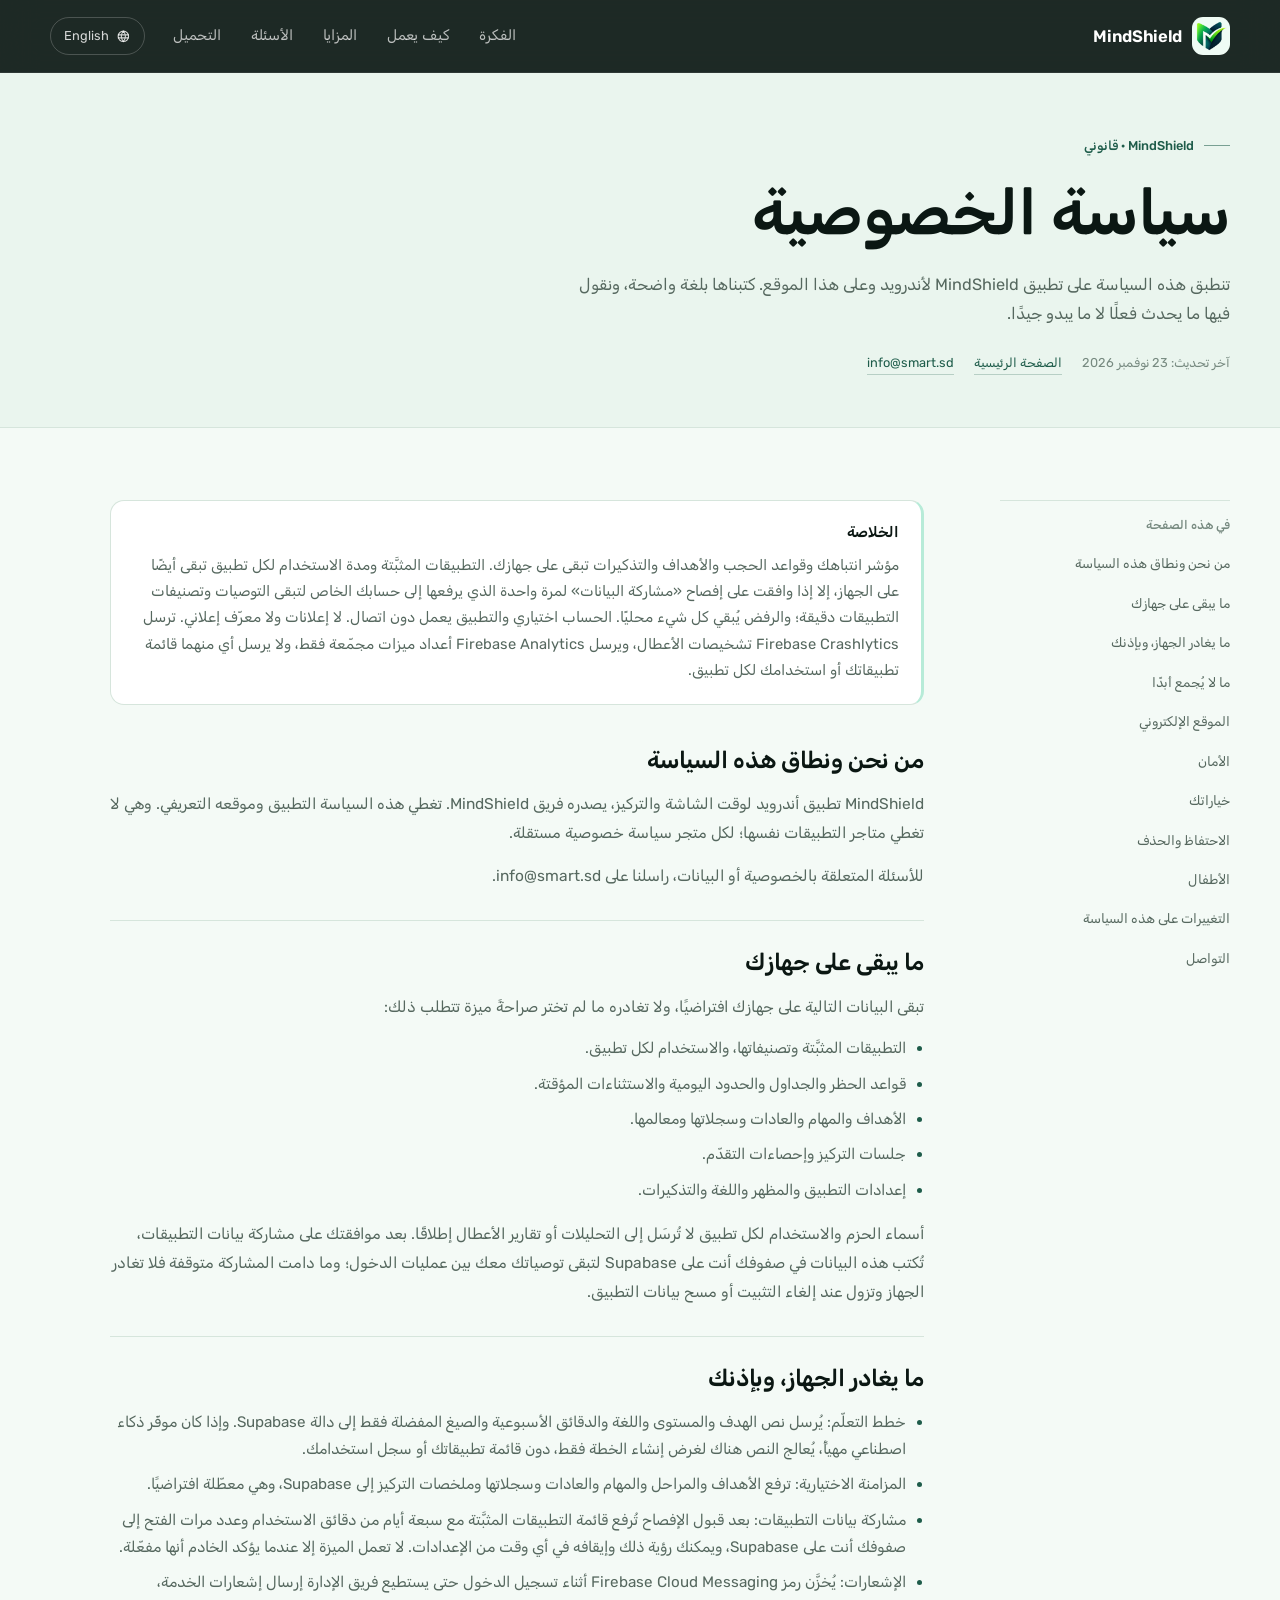
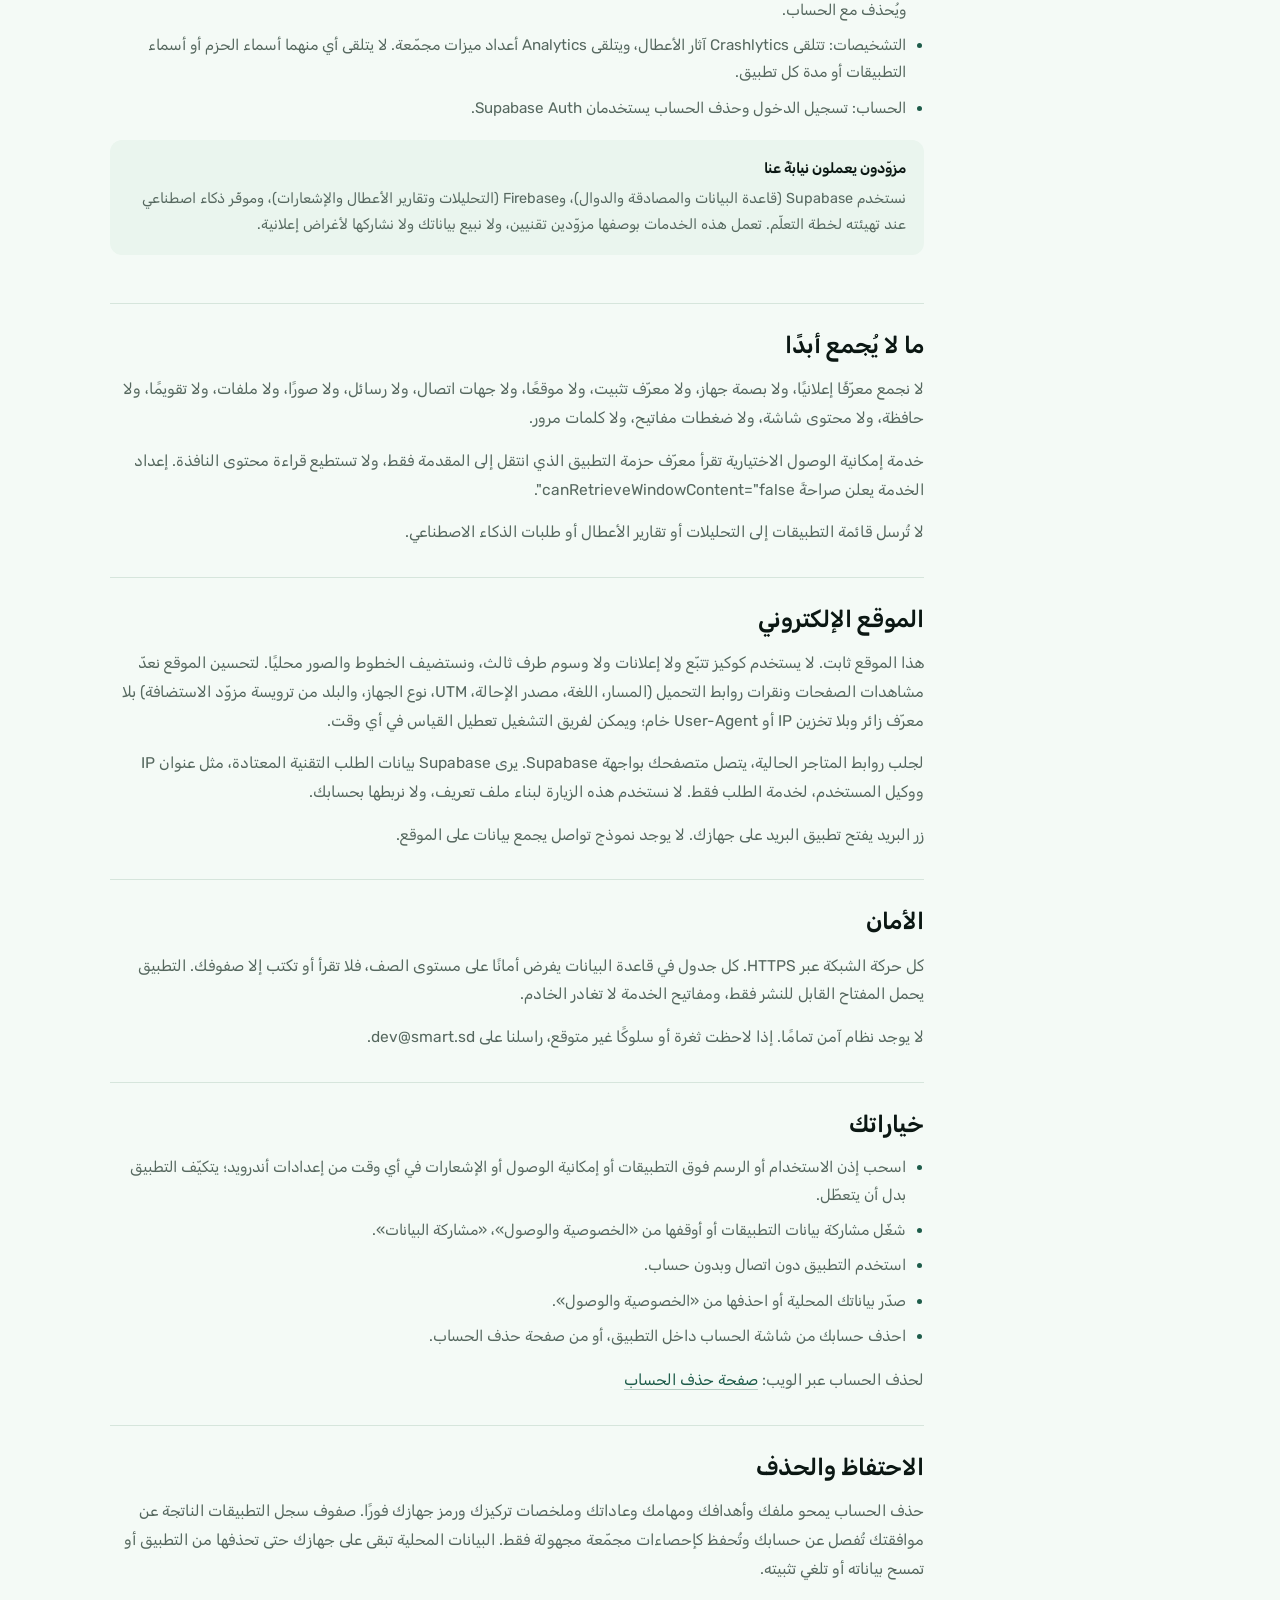
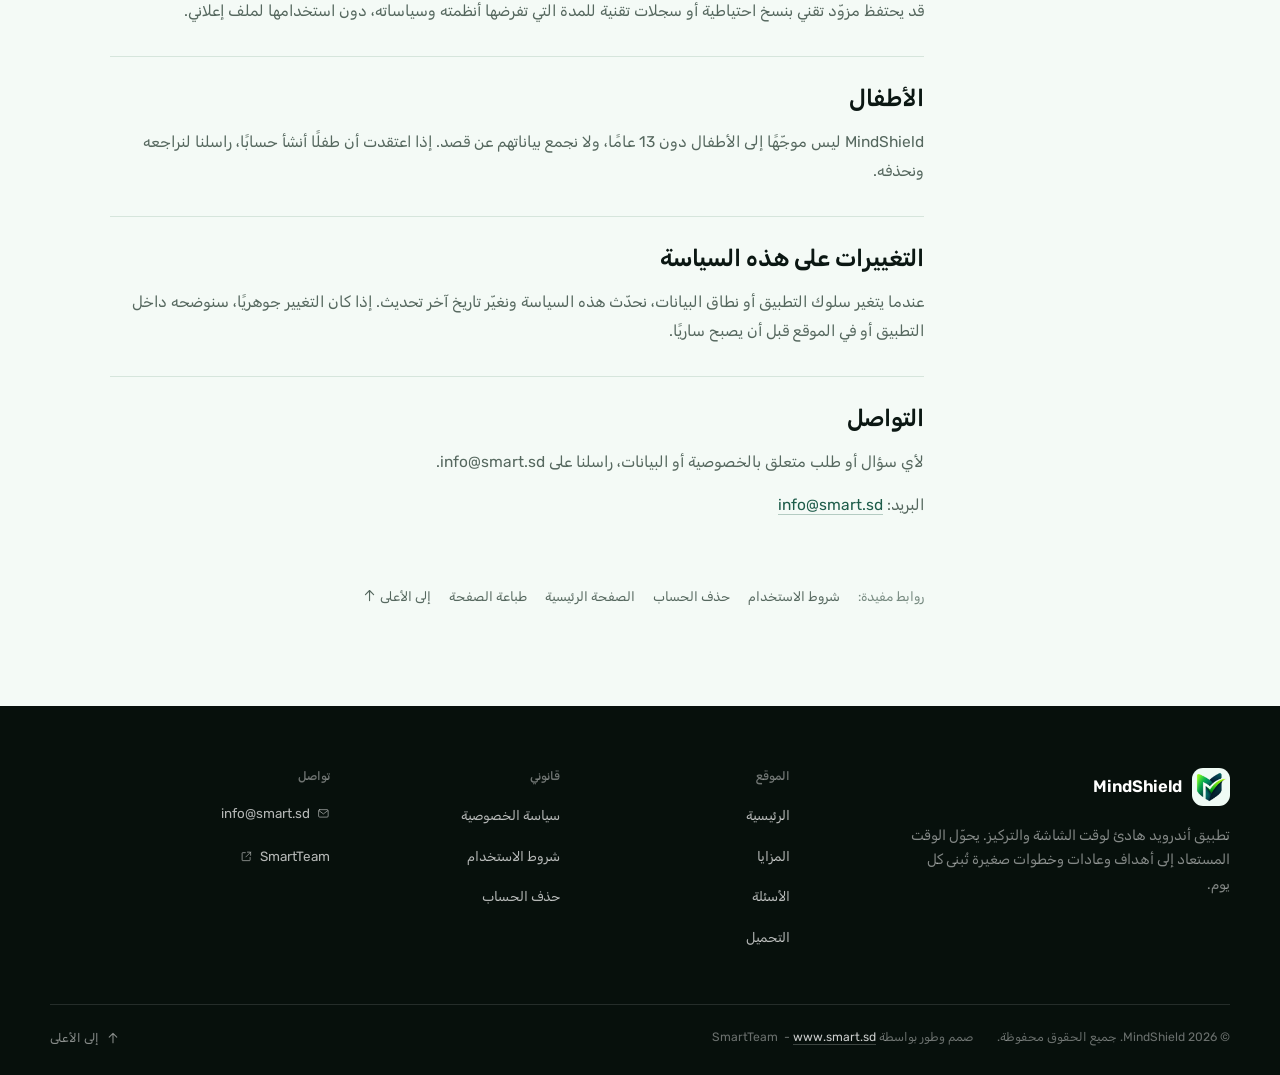
<file: privacy/index.html>
<!DOCTYPE html><html lang="ar" dir="rtl"> <head><meta charset="utf-8"><meta name="viewport" content="width=device-width, initial-scale=1"><title>سياسة الخصوصية — MindShield</title><meta name="description" content="كيف يتعامل MindShield مع بياناتك: ما يبقى على جهازك، وما يغادره بإذنك، وما لا يُجمع أبدًا."><link rel="canonical" href="https://mindshield.smart.sd/privacy/"><link rel="alternate" hreflang="ar" href="https://mindshield.smart.sd/privacy/"><link rel="alternate" hreflang="en" href="https://mindshield.smart.sd/en/privacy/"><link rel="alternate" hreflang="x-default" href="https://mindshield.smart.sd/privacy/"><link rel="sitemap" type="application/xml" href="/sitemap.xml"><meta name="robots" content="index, follow, max-image-preview:large"><meta name="theme-color" content="#0b1713"><meta name="color-scheme" content="light"><meta name="application-name" content="MindShield"><meta name="author" content="SmartTeam"><meta name="format-detection" content="telephone=no"><link rel="icon" href="/icons/favicon-32.png" sizes="32x32" type="image/png"><link rel="icon" href="/icons/icon-192.png" sizes="192x192" type="image/png"><link rel="apple-touch-icon" href="/icons/apple-touch-icon.png"><link rel="manifest" href="/site.webmanifest"><link rel="preload" href="/fonts/rubik-regular.woff2" as="font" type="font/woff2" crossorigin><link rel="preload" href="/fonts/rubik-semibold.woff2" as="font" type="font/woff2" crossorigin><meta property="og:type" content="website"><meta property="og:site_name" content="MindShield"><meta property="og:title" content="سياسة الخصوصية — MindShield"><meta property="og:description" content="كيف يتعامل MindShield مع بياناتك: ما يبقى على جهازك، وما يغادره بإذنك، وما لا يُجمع أبدًا."><meta property="og:url" content="https://mindshield.smart.sd/privacy/"><meta property="og:image" content="https://mindshield.smart.sd/og/og_ar.jpg"><meta property="og:image:type" content="image/jpeg"><meta property="og:image:width" content="1200"><meta property="og:image:height" content="630"><meta property="og:image:alt" content="سياسة الخصوصية في MindShield"><meta property="og:locale" content="ar_AR"><meta property="og:locale:alternate" content="en_US"><meta name="twitter:card" content="summary_large_image"><meta name="twitter:title" content="سياسة الخصوصية — MindShield"><meta name="twitter:description" content="كيف يتعامل MindShield مع بياناتك: ما يبقى على جهازك، وما يغادره بإذنك، وما لا يُجمع أبدًا."><meta name="twitter:image" content="https://mindshield.smart.sd/og/og_ar.jpg"><meta name="twitter:image:alt" content="سياسة الخصوصية في MindShield"><script type="application/ld+json">{"@context":"https://schema.org","@type":"Organization","@id":"https://mindshield.smart.sd/#organization","name":"MindShield","url":"https://mindshield.smart.sd/","logo":{"@type":"ImageObject","url":"https://mindshield.smart.sd/brand/icon-512.png","width":512,"height":512},"email":"info@smart.sd","foundingOrganization":{"@type":"Organization","name":"SmartTeam","url":"https://www.smart.sd"},"contactPoint":{"@type":"ContactPoint","contactType":"technical support","email":"info@smart.sd","availableLanguage":["ar","en"]}}</script><script type="application/ld+json">{"@context":"https://schema.org","@type":"WebSite","@id":"https://mindshield.smart.sd/#website","name":"MindShield","url":"https://mindshield.smart.sd/","description":"Take back your time. Build a better you.","inLanguage":["ar","en"],"publisher":{"@id":"https://mindshield.smart.sd/#organization"}}</script><script type="application/ld+json">{"@context":"https://schema.org","@type":"WebPage","@id":"https://mindshield.smart.sd/privacy/#webpage","url":"https://mindshield.smart.sd/privacy/","name":"سياسة الخصوصية — MindShield","description":"كيف يتعامل MindShield مع بياناتك: ما يبقى على جهازك، وما يغادره بإذنك، وما لا يُجمع أبدًا.","inLanguage":"ar","isPartOf":{"@id":"https://mindshield.smart.sd/#website"},"about":{"@id":"https://mindshield.smart.sd/#app"},"primaryImageOfPage":{"@type":"ImageObject","url":"https://mindshield.smart.sd/og/og_ar.jpg","width":1200,"height":630}}</script><script type="application/ld+json">{"@context":"https://schema.org","@type":"BreadcrumbList","itemListElement":[{"@type":"ListItem","position":1,"name":"الرئيسية","item":"https://mindshield.smart.sd/"},{"@type":"ListItem","position":2,"name":"سياسة الخصوصية","item":"https://mindshield.smart.sd/privacy/"}]}</script><link rel="stylesheet" href="/_astro/BaseLayout.BWOoUILX.css"></head> <body id="top" data-locale="ar"> <a class="skip-link" href="#main">انتقل إلى المحتوى</a> <header class="site-header"> <div class="wrap header-inner"> <a class="brand" href="/" aria-label="MindShield، الرئيسية"> <span class="brand-mark" aria-hidden="true"> <img src="/brand/icon-512.png" alt="" width="38" height="38" decoding="async"> </span> <span class="brand-word">MindShield</span> </a> <nav class="nav" aria-label="التنقل الرئيسي"> <a href="/#idea">الفكرة</a><a href="/#how">كيف يعمل</a><a href="/#features">المزايا</a><a href="/#faq">الأسئلة</a><a href="/#download">التحميل</a> </nav> <a class="lang-switch" href="/en/privacy/" hreflang="en" lang="en"> <svg class="icon" viewBox="0 0 24 24" fill="none" stroke="currentColor" stroke-width="1.8" stroke-linecap="round" stroke-linejoin="round" aria-hidden="true" focusable="false">  <circle cx="12" cy="12" r="8.5"/><path d="M3.8 9.5h16.4M3.8 14.5h16.4M12 3.5c2.2 2.3 3.3 5.1 3.3 8.5S14.2 18.2 12 20.5c-2.2-2.3-3.3-5.1-3.3-8.5S9.8 5.8 12 3.5z"/> </svg> <span>English</span> </a> <details class="menu"> <summary aria-label="القائمة"> <svg class="icon" viewBox="0 0 24 24" fill="none" stroke="currentColor" stroke-width="1.8" stroke-linecap="round" stroke-linejoin="round" aria-hidden="true" focusable="false">  <path d="M4 7h16M4 12h16M4 17h16"/> </svg> </summary> <div class="menu-panel"> <a href="/#idea">الفكرة</a><a href="/#how">كيف يعمل</a><a href="/#features">المزايا</a><a href="/#faq">الأسئلة</a><a href="/#download">التحميل</a> <a class="lang-switch" href="/en/privacy/" hreflang="en" lang="en"> <svg class="icon" viewBox="0 0 24 24" fill="none" stroke="currentColor" stroke-width="1.8" stroke-linecap="round" stroke-linejoin="round" aria-hidden="true" focusable="false">  <circle cx="12" cy="12" r="8.5"/><path d="M3.8 9.5h16.4M3.8 14.5h16.4M12 3.5c2.2 2.3 3.3 5.1 3.3 8.5S14.2 18.2 12 20.5c-2.2-2.3-3.3-5.1-3.3-8.5S9.8 5.8 12 3.5z"/> </svg> <span>English</span> </a> </div> </details> </div> </header> <main id="main">  <section class="legal-hero"> <div class="wrap"> <p class="eyebrow">MindShield · قانوني</p> <h1>سياسة الخصوصية</h1> <p class="legal-intro">تنطبق هذه السياسة على تطبيق MindShield لأندرويد وعلى هذا الموقع. كتبناها بلغة واضحة، ونقول فيها ما يحدث فعلًا لا ما يبدو جيدًا.</p> <div class="legal-meta"> <span>آخر تحديث: <time datetime="2026-11-23">23 نوفمبر 2026</time></span> <a href="/">الصفحة الرئيسية</a> <a href="mailto:info@smart.sd">info@smart.sd</a> </div> </div> </section> <div class="wrap legal-grid"> <aside class="legal-toc" aria-label="في هذه الصفحة"> <h2>في هذه الصفحة</h2> <ol> <li><a href="#who">من نحن ونطاق هذه السياسة</a></li><li><a href="#device">ما يبقى على جهازك</a></li><li><a href="#leaves">ما يغادر الجهاز، وبإذنك</a></li><li><a href="#never">ما لا يُجمع أبدًا</a></li><li><a href="#website">الموقع الإلكتروني</a></li><li><a href="#security">الأمان</a></li><li><a href="#choices">خياراتك</a></li><li><a href="#retention">الاحتفاظ والحذف</a></li><li><a href="#children">الأطفال</a></li><li><a href="#changes">التغييرات على هذه السياسة</a></li><li><a href="#contact">التواصل</a></li> </ol> </aside> <article class="legal-content"> <div class="legal-summary"> <h2>الخلاصة</h2> <p>مؤشر انتباهك وقواعد الحجب والأهداف والتذكيرات تبقى على جهازك. التطبيقات المثبَّتة ومدة الاستخدام لكل تطبيق تبقى أيضًا على الجهاز، إلا إذا وافقت على إفصاح «مشاركة البيانات» لمرة واحدة الذي يرفعها إلى حسابك الخاص لتبقى التوصيات وتصنيفات التطبيقات دقيقة؛ والرفض يُبقي كل شيء محليًا. الحساب اختياري والتطبيق يعمل دون اتصال. لا إعلانات ولا معرّف إعلاني. ترسل Firebase Crashlytics تشخيصات الأعطال، ويرسل Firebase Analytics أعداد ميزات مجمّعة فقط، ولا يرسل أي منهما قائمة تطبيقاتك أو استخدامك لكل تطبيق.</p> </div> <section class="legal-section" id="who" aria-labelledby="who-title"> <h2 id="who-title">من نحن ونطاق هذه السياسة</h2> <p>MindShield تطبيق أندرويد لوقت الشاشة والتركيز، يصدره فريق MindShield. تغطي هذه السياسة التطبيق وموقعه التعريفي. وهي لا تغطي متاجر التطبيقات نفسها؛ لكل متجر سياسة خصوصية مستقلة.</p><p>للأسئلة المتعلقة بالخصوصية أو البيانات، راسلنا على info@smart.sd.</p> </section><section class="legal-section" id="device" aria-labelledby="device-title"> <h2 id="device-title">ما يبقى على جهازك</h2> <p>تبقى البيانات التالية على جهازك افتراضيًا، ولا تغادره ما لم تختر صراحةً ميزة تتطلب ذلك:</p><ul> <li>التطبيقات المثبَّتة وتصنيفاتها، والاستخدام لكل تطبيق.</li><li>قواعد الحظر والجداول والحدود اليومية والاستثناءات المؤقتة.</li><li>الأهداف والمهام والعادات وسجلاتها ومعالمها.</li><li>جلسات التركيز وإحصاءات التقدّم.</li><li>إعدادات التطبيق والمظهر واللغة والتذكيرات.</li> </ul><p>أسماء الحزم والاستخدام لكل تطبيق لا تُرسَل إلى التحليلات أو تقارير الأعطال إطلاقًا. بعد موافقتك على مشاركة بيانات التطبيقات، تُكتب هذه البيانات في صفوفك أنت على Supabase لتبقى توصياتك معك بين عمليات الدخول؛ وما دامت المشاركة متوقفة فلا تغادر الجهاز وتزول عند إلغاء التثبيت أو مسح بيانات التطبيق.</p> </section><section class="legal-section" id="leaves" aria-labelledby="leaves-title"> <h2 id="leaves-title">ما يغادر الجهاز، وبإذنك</h2> <ul> <li>خطط التعلّم: يُرسل نص الهدف والمستوى واللغة والدقائق الأسبوعية والصيغ المفضلة فقط إلى دالة Supabase. وإذا كان موفّر ذكاء اصطناعي مهيأً، يُعالج النص هناك لغرض إنشاء الخطة فقط، دون قائمة تطبيقاتك أو سجل استخدامك.</li><li>المزامنة الاختيارية: ترفع الأهداف والمراحل والمهام والعادات وسجلاتها وملخصات التركيز إلى Supabase، وهي معطّلة افتراضيًا.</li><li>مشاركة بيانات التطبيقات: بعد قبول الإفصاح تُرفع قائمة التطبيقات المثبَّتة مع سبعة أيام من دقائق الاستخدام وعدد مرات الفتح إلى صفوفك أنت على Supabase، ويمكنك رؤية ذلك وإيقافه في أي وقت من الإعدادات. لا تعمل الميزة إلا عندما يؤكد الخادم أنها مفعّلة.</li><li>الإشعارات: يُخزَّن رمز Firebase Cloud Messaging أثناء تسجيل الدخول حتى يستطيع فريق الإدارة إرسال إشعارات الخدمة، ويُحذف مع الحساب.</li><li>التشخيصات: تتلقى Crashlytics آثار الأعطال، ويتلقى Analytics أعداد ميزات مجمّعة. لا يتلقى أي منهما أسماء الحزم أو أسماء التطبيقات أو مدة كل تطبيق.</li><li>الحساب: تسجيل الدخول وحذف الحساب يستخدمان Supabase Auth.</li> </ul><p class="legal-note"> <strong>مزوّدون يعملون نيابةً عنا</strong> نستخدم Supabase (قاعدة البيانات والمصادقة والدوال)، وFirebase (التحليلات وتقارير الأعطال والإشعارات)، وموفّر ذكاء اصطناعي عند تهيئته لخطة التعلّم. تعمل هذه الخدمات بوصفها مزوّدين تقنيين، ولا نبيع بياناتك ولا نشاركها لأغراض إعلانية. </p> </section><section class="legal-section" id="never" aria-labelledby="never-title"> <h2 id="never-title">ما لا يُجمع أبدًا</h2> <p>لا نجمع معرّفًا إعلانيًا، ولا بصمة جهاز، ولا معرّف تثبيت، ولا موقعًا، ولا جهات اتصال، ولا رسائل، ولا صورًا، ولا ملفات، ولا تقويمًا، ولا حافظة، ولا محتوى شاشة، ولا ضغطات مفاتيح، ولا كلمات مرور.</p><p>خدمة إمكانية الوصول الاختيارية تقرأ معرّف حزمة التطبيق الذي انتقل إلى المقدمة فقط، ولا تستطيع قراءة محتوى النافذة. إعداد الخدمة يعلن صراحةً canRetrieveWindowContent=&quot;false&quot;.</p><p>لا تُرسل قائمة التطبيقات إلى التحليلات أو تقارير الأعطال أو طلبات الذكاء الاصطناعي.</p> </section><section class="legal-section" id="website" aria-labelledby="website-title"> <h2 id="website-title">الموقع الإلكتروني</h2> <p>هذا الموقع ثابت. لا يستخدم كوكيز تتبّع ولا إعلانات ولا وسوم طرف ثالث، ونستضيف الخطوط والصور محليًا. لتحسين الموقع نعدّ مشاهدات الصفحات ونقرات روابط التحميل (المسار، اللغة، مصدر الإحالة، UTM، نوع الجهاز، والبلد من ترويسة مزوّد الاستضافة) بلا معرّف زائر وبلا تخزين IP أو User-Agent خام؛ ويمكن لفريق التشغيل تعطيل القياس في أي وقت.</p><p>لجلب روابط المتاجر الحالية، يتصل متصفحك بواجهة Supabase. يرى Supabase بيانات الطلب التقنية المعتادة، مثل عنوان IP ووكيل المستخدم، لخدمة الطلب فقط. لا نستخدم هذه الزيارة لبناء ملف تعريف، ولا نربطها بحسابك.</p><p>زر البريد يفتح تطبيق البريد على جهازك. لا يوجد نموذج تواصل يجمع بيانات على الموقع.</p> </section><section class="legal-section" id="security" aria-labelledby="security-title"> <h2 id="security-title">الأمان</h2> <p>كل حركة الشبكة عبر HTTPS. كل جدول في قاعدة البيانات يفرض أمانًا على مستوى الصف، فلا تقرأ أو تكتب إلا صفوفك. التطبيق يحمل المفتاح القابل للنشر فقط، ومفاتيح الخدمة لا تغادر الخادم.</p><p>لا يوجد نظام آمن تمامًا. إذا لاحظت ثغرة أو سلوكًا غير متوقع، راسلنا على dev@smart.sd.</p> </section><section class="legal-section" id="choices" aria-labelledby="choices-title"> <h2 id="choices-title">خياراتك</h2> <ul> <li>اسحب إذن الاستخدام أو الرسم فوق التطبيقات أو إمكانية الوصول أو الإشعارات في أي وقت من إعدادات أندرويد؛ يتكيّف التطبيق بدل أن يتعطّل.</li><li>شغّل مشاركة بيانات التطبيقات أو أوقفها من «الخصوصية والوصول»، «مشاركة البيانات».</li><li>استخدم التطبيق دون اتصال وبدون حساب.</li><li>صدّر بياناتك المحلية أو احذفها من «الخصوصية والوصول».</li><li>احذف حسابك من شاشة الحساب داخل التطبيق، أو من صفحة حذف الحساب.</li> </ul><p> لحذف الحساب عبر الويب:  <a class="legal-link" href="/delete-account/">صفحة حذف الحساب</a> </p> </section><section class="legal-section" id="retention" aria-labelledby="retention-title"> <h2 id="retention-title">الاحتفاظ والحذف</h2> <p>حذف الحساب يمحو ملفك وأهدافك ومهامك وعاداتك وملخصات تركيزك ورمز جهازك فورًا. صفوف سجل التطبيقات الناتجة عن موافقتك تُفصل عن حسابك وتُحفظ كإحصاءات مجمّعة مجهولة فقط. البيانات المحلية تبقى على جهازك حتى تحذفها من التطبيق أو تمسح بياناته أو تلغي تثبيته.</p><p>قد يحتفظ مزوّد تقني بنسخ احتياطية أو سجلات تقنية للمدة التي تفرضها أنظمته وسياساته، دون استخدامها لملف إعلاني.</p> </section><section class="legal-section" id="children" aria-labelledby="children-title"> <h2 id="children-title">الأطفال</h2> <p>MindShield ليس موجّهًا إلى الأطفال دون 13 عامًا، ولا نجمع بياناتهم عن قصد. إذا اعتقدت أن طفلًا أنشأ حسابًا، راسلنا لنراجعه ونحذفه.</p> </section><section class="legal-section" id="changes" aria-labelledby="changes-title"> <h2 id="changes-title">التغييرات على هذه السياسة</h2> <p>عندما يتغير سلوك التطبيق أو نطاق البيانات، نحدّث هذه السياسة ونغيّر تاريخ آخر تحديث. إذا كان التغيير جوهريًا، سنوضحه داخل التطبيق أو في الموقع قبل أن يصبح ساريًا.</p> </section><section class="legal-section" id="contact" aria-labelledby="contact-title"> <h2 id="contact-title">التواصل</h2> <p>لأي سؤال أو طلب متعلق بالخصوصية أو البيانات، راسلنا على info@smart.sd.</p><p> البريد:  <a class="legal-link" href="mailto:info@smart.sd">info@smart.sd</a> </p> </section> <div class="legal-back"> <span>روابط مفيدة:</span> <a href="/terms/">شروط الاستخدام</a><a href="/delete-account/">حذف الحساب</a> <a href="/">الصفحة الرئيسية</a> <button class="legal-print" type="button" data-print>طباعة الصفحة</button> <a href="#top">إلى الأعلى <svg class="icon" viewBox="0 0 24 24" fill="none" stroke="currentColor" stroke-width="1.8" stroke-linecap="round" stroke-linejoin="round" aria-hidden="true" focusable="false">  <path d="M12 20V4M5.5 10.5L12 4l6.5 6.5"/> </svg></a> </div> </article> </div><script type="module">var e=document.querySelector(`[data-print]`);e instanceof HTMLButtonElement&&e.addEventListener(`click`,()=>window.print());</script>  </main> <footer class="site-footer"> <div class="wrap"> <div class="footer-top"> <div class="footer-brand"> <a class="brand" href="/" aria-label="MindShield، الرئيسية"> <span class="brand-mark" aria-hidden="true"> <img src="/brand/icon-512.png" alt="" width="38" height="38" decoding="async"> </span> <span class="brand-word">MindShield</span> </a> <p>تطبيق أندرويد هادئ لوقت الشاشة والتركيز. يحوّل الوقت المستعاد إلى أهداف وعادات وخطوات صغيرة تُبنى كل يوم.</p> </div> <div class="footer-col"> <h2>الموقع</h2> <ul> <li><a href="/">الرئيسية</a></li> <li><a href="/#features">المزايا</a></li> <li><a href="/#faq">الأسئلة</a></li> <li><a href="/#download">التحميل</a></li> </ul> </div> <div class="footer-col"> <h2>قانوني</h2> <ul> <li><a href="/privacy/">سياسة الخصوصية</a></li> <li><a href="/terms/">شروط الاستخدام</a></li> <li><a href="/delete-account/">حذف الحساب</a></li> </ul> </div> <div class="footer-col"> <h2>تواصل</h2> <ul> <li> <a class="footer-email" href="mailto:info@smart.sd"> <svg class="icon" viewBox="0 0 24 24" fill="none" stroke="currentColor" stroke-width="1.8" stroke-linecap="round" stroke-linejoin="round" aria-hidden="true" focusable="false">  <rect x="3" y="5" width="18" height="14" rx="2"/><path d="M4 7l8 6 8-6"/> </svg> info@smart.sd </a> </li> <li> <a href="https://www.smart.sd" target="_blank" rel="noopener noreferrer"> SmartTeam <svg class="icon" viewBox="0 0 24 24" fill="none" stroke="currentColor" stroke-width="1.8" stroke-linecap="round" stroke-linejoin="round" aria-hidden="true" focusable="false">  <path d="M14 4h6v6M20 4l-9 9"/><path d="M19 14v5a1 1 0 0 1-1 1H5a1 1 0 0 1-1-1V6a1 1 0 0 1 1-1h5"/> </svg> </a> </li> </ul> </div> </div> <div class="footer-bottom"> <div class="footer-legal"> <p>© 2026 MindShield. جميع الحقوق محفوظة.</p> <p class="credit" dir="rtl">صمم وطور بواسطة SmartTeam  - <a href="https://www.smart.sd" target="_blank" rel="noopener noreferrer">www.smart.sd</a></p> </div> <a class="to-top" href="#top"> <svg class="icon" viewBox="0 0 24 24" fill="none" stroke="currentColor" stroke-width="1.8" stroke-linecap="round" stroke-linejoin="round" aria-hidden="true" focusable="false">  <path d="M12 20V4M5.5 10.5L12 4l6.5 6.5"/> </svg> <span>إلى الأعلى</span> </a> </div> </div> </footer><script type="module">var e=`https://wimodzszhbbdkhtufcbz.supabase.co`.replace(/\/+$/,``),t=`sb_publishable_5cq_kbOyuCzBah3dL9xS2g_Z_9HLXGB`;function n(){return navigator.doNotTrack===`1`||navigator.globalPrivacyControl===!0}function r(){let e=navigator.userAgent||``;return/Mobi|Android|iPhone|iPod/i.test(e)?`mobile`:/iPad|Tablet/i.test(e)?`tablet`:`desktop`}function i(e){if(!e)return null;try{return new URL(e).hostname.toLowerCase()}catch{return null}}function a(e,t){if(t)return`campaign`;if(!e)return`direct`;let n=i(e);return n?n===location.hostname?`internal`:[`google.`,`bing.com`,`duckduckgo.com`,`yahoo.`,`yandex.`,`baidu.com`,`search.brave.com`,`ecosia.org`].some(e=>n===e||n.endsWith(`.`+e)||n.includes(e))?`search`:[`facebook.com`,`instagram.com`,`twitter.com`,`x.com`,`tiktok.com`,`linkedin.com`,`reddit.com`,`youtube.com`,`snapchat.com`,`pinterest.com`,`whatsapp.com`,`t.me`,`telegram.org`].some(e=>n===e||n.endsWith(`.`+e))?`social`:`referral`:`referral`}function o(r){if(!e||n())return;let i=`${e}/rest/v1/rpc/record_site_event`,a=JSON.stringify({p_event:r});fetch(i,{method:`POST`,headers:{apikey:t,Authorization:`Bearer ${t}`,"Content-Type":`application/json`},body:a,credentials:`omit`,keepalive:!0,referrerPolicy:`no-referrer`}).catch(()=>{})}function s(){let e=new URLSearchParams(location.search),t=e.get(`utm_source`),n=e.get(`utm_medium`),s=e.get(`utm_campaign`),c=document.referrer||``;o({event_type:`pageview`,path:location.pathname||`/`,locale:document.documentElement.lang===`en`?`en`:`ar`,referrer_source:a(c,t),referrer_host:i(c),utm_source:t,utm_medium:n,utm_campaign:s,device_type:r()})}function c(){document.addEventListener(`click`,e=>{let t=e.target?.closest?.(`a[data-store]`);if(!t)return;let n=t.getAttribute(`data-store`);n&&o({event_type:`download_click`,path:location.pathname||`/`,locale:document.documentElement.lang===`en`?`en`:`ar`,referrer_source:`internal`,device_type:r(),store_key:n})},{capture:!0})}function l(){s(),c()}typeof window<`u`&&(document.readyState===`loading`?document.addEventListener(`DOMContentLoaded`,l,{once:!0}):l());</script> </body> </html>
</file>
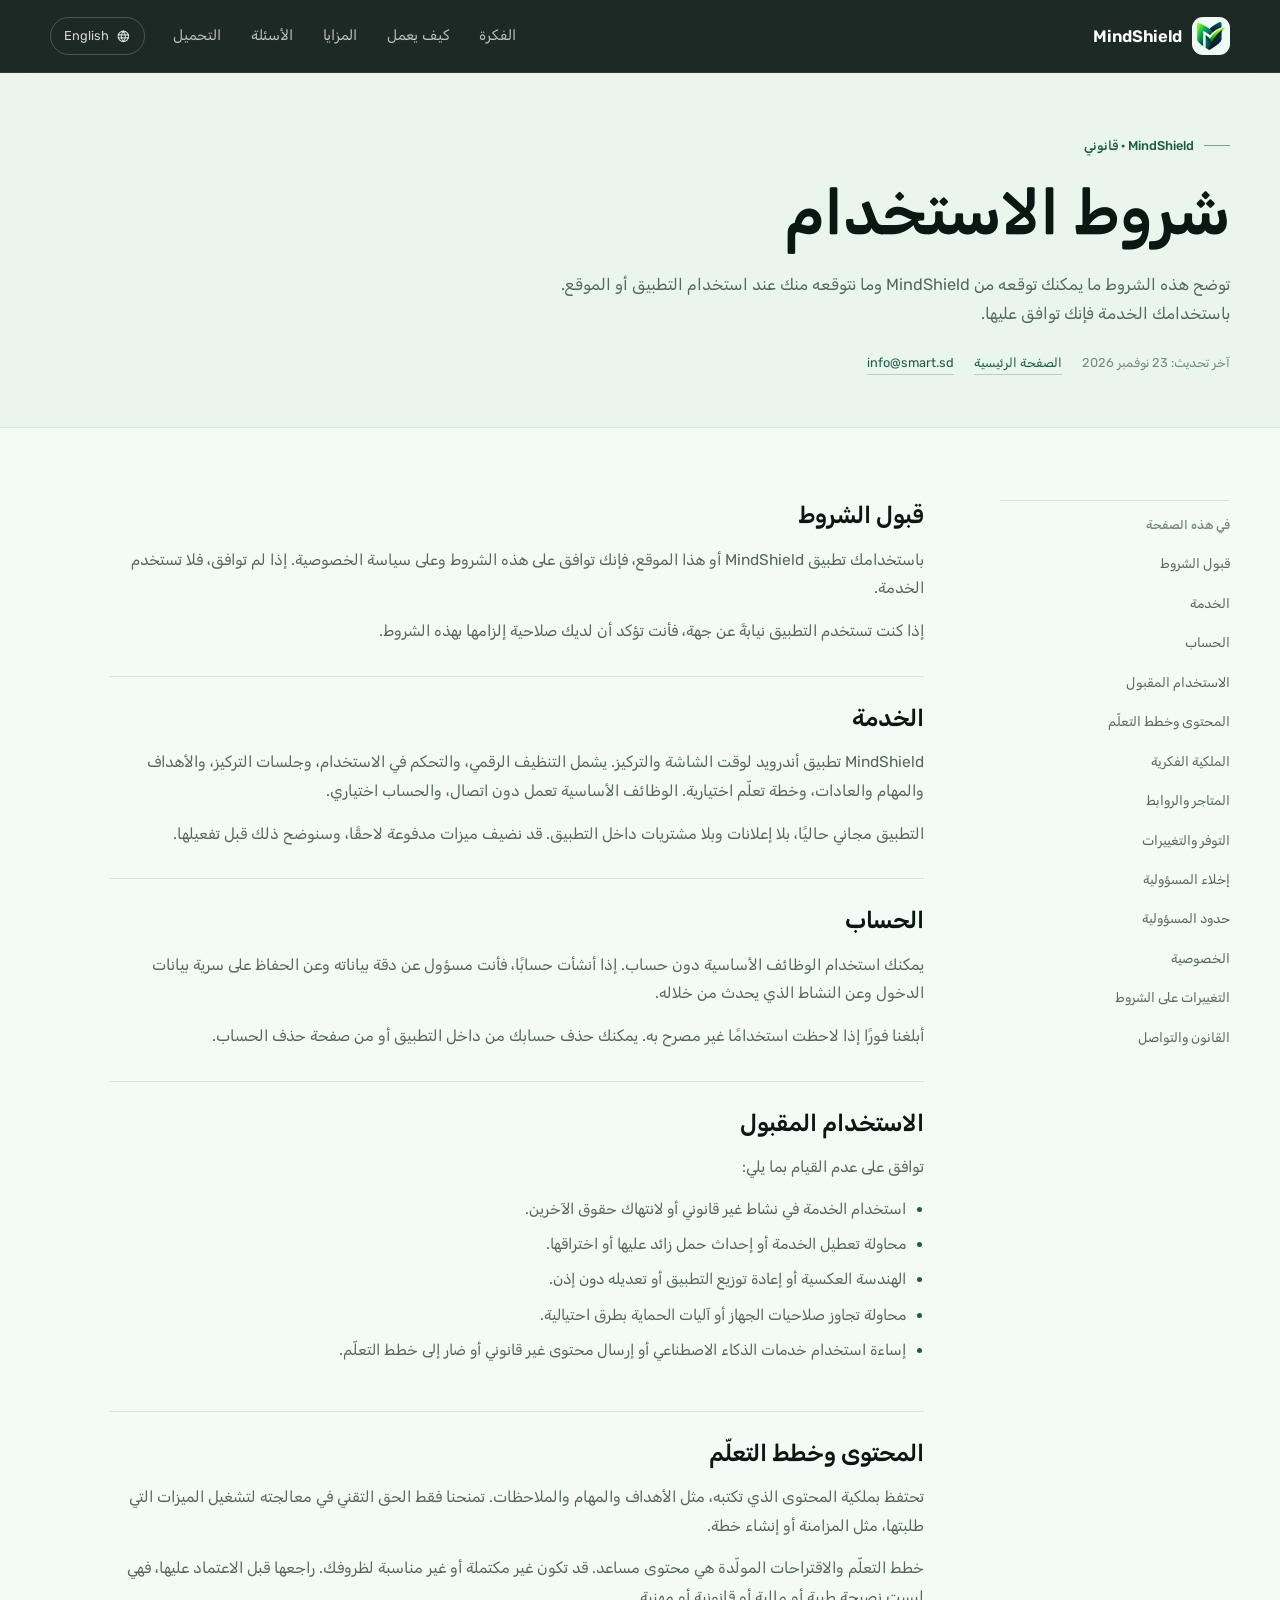
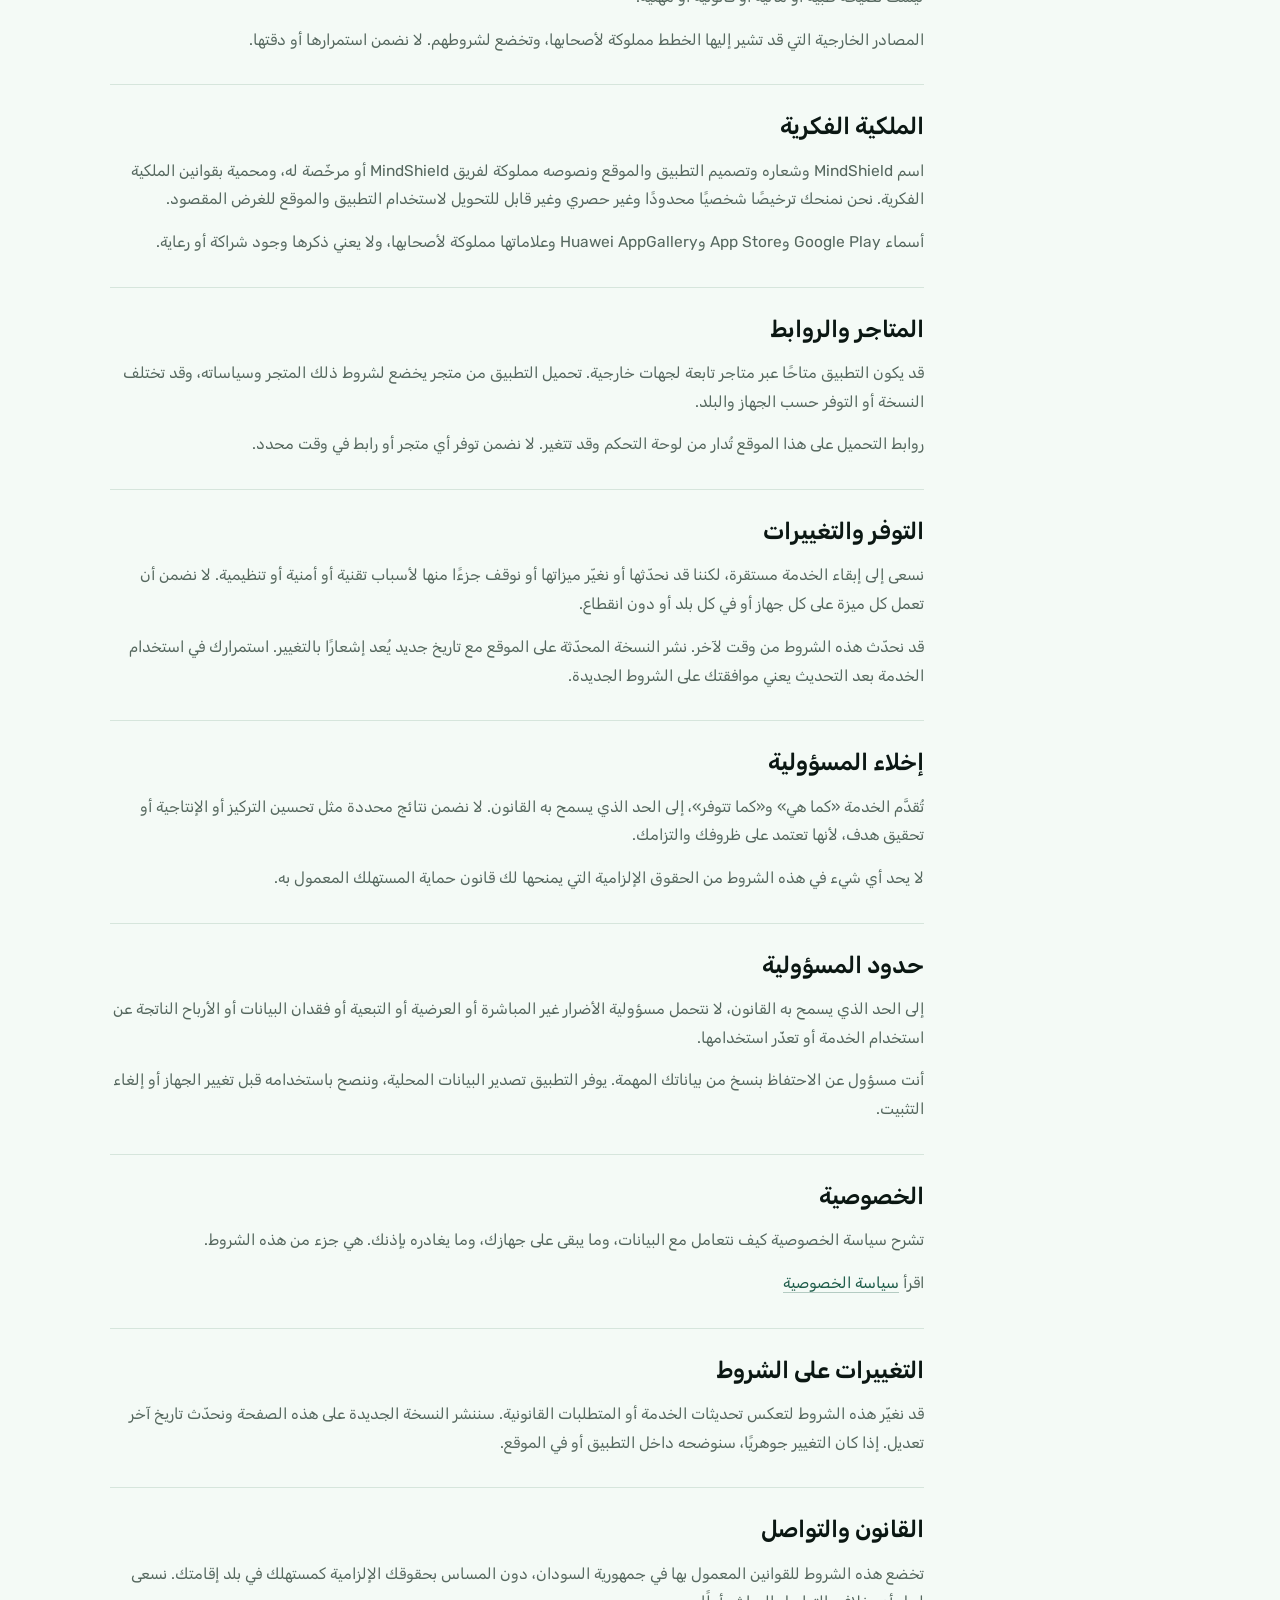
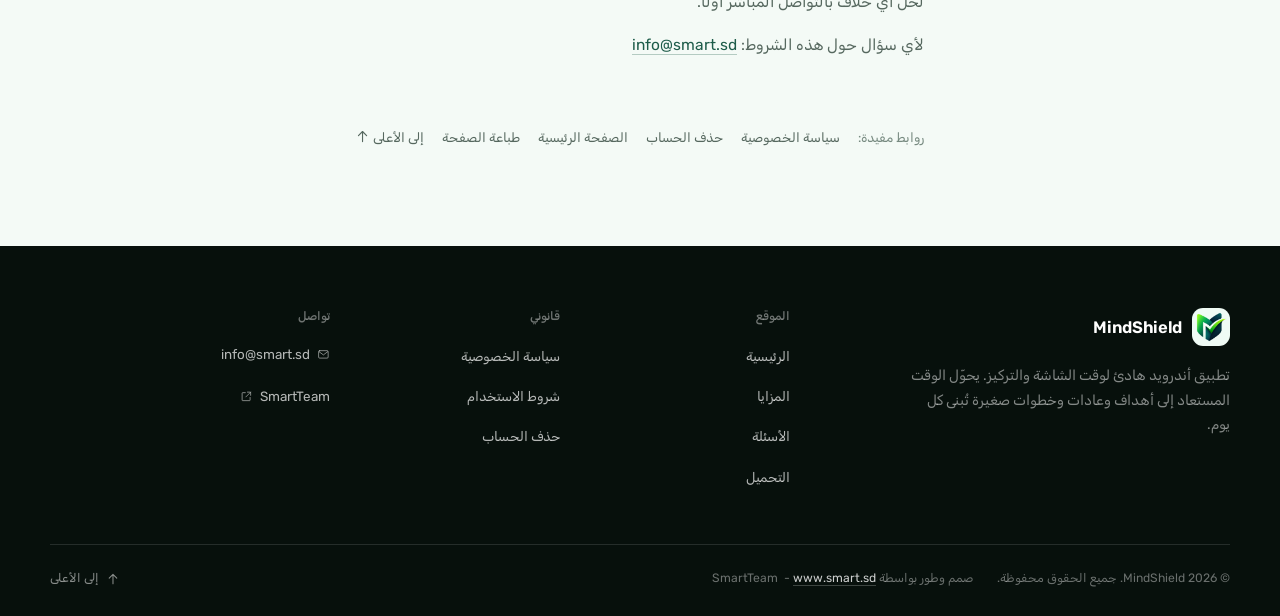
<file: terms/index.html>
<!DOCTYPE html><html lang="ar" dir="rtl"> <head><meta charset="utf-8"><meta name="viewport" content="width=device-width, initial-scale=1"><title>شروط الاستخدام — MindShield</title><meta name="description" content="شروط استخدام تطبيق MindShield وموقعه: الحساب الاختياري، المحتوى، حدود المسؤولية، والتغييرات."><link rel="canonical" href="https://mindshield.smart.sd/terms/"><link rel="alternate" hreflang="ar" href="https://mindshield.smart.sd/terms/"><link rel="alternate" hreflang="en" href="https://mindshield.smart.sd/en/terms/"><link rel="alternate" hreflang="x-default" href="https://mindshield.smart.sd/terms/"><link rel="sitemap" type="application/xml" href="/sitemap.xml"><meta name="robots" content="index, follow, max-image-preview:large"><meta name="theme-color" content="#0b1713"><meta name="color-scheme" content="light"><meta name="application-name" content="MindShield"><meta name="author" content="SmartTeam"><meta name="format-detection" content="telephone=no"><link rel="icon" href="/icons/favicon-32.png" sizes="32x32" type="image/png"><link rel="icon" href="/icons/icon-192.png" sizes="192x192" type="image/png"><link rel="apple-touch-icon" href="/icons/apple-touch-icon.png"><link rel="manifest" href="/site.webmanifest"><link rel="preload" href="/fonts/rubik-regular.woff2" as="font" type="font/woff2" crossorigin><link rel="preload" href="/fonts/rubik-semibold.woff2" as="font" type="font/woff2" crossorigin><meta property="og:type" content="website"><meta property="og:site_name" content="MindShield"><meta property="og:title" content="شروط الاستخدام — MindShield"><meta property="og:description" content="شروط استخدام تطبيق MindShield وموقعه: الحساب الاختياري، المحتوى، حدود المسؤولية، والتغييرات."><meta property="og:url" content="https://mindshield.smart.sd/terms/"><meta property="og:image" content="https://mindshield.smart.sd/og/og_ar.jpg"><meta property="og:image:type" content="image/jpeg"><meta property="og:image:width" content="1200"><meta property="og:image:height" content="630"><meta property="og:image:alt" content="شروط استخدام MindShield"><meta property="og:locale" content="ar_AR"><meta property="og:locale:alternate" content="en_US"><meta name="twitter:card" content="summary_large_image"><meta name="twitter:title" content="شروط الاستخدام — MindShield"><meta name="twitter:description" content="شروط استخدام تطبيق MindShield وموقعه: الحساب الاختياري، المحتوى، حدود المسؤولية، والتغييرات."><meta name="twitter:image" content="https://mindshield.smart.sd/og/og_ar.jpg"><meta name="twitter:image:alt" content="شروط استخدام MindShield"><script type="application/ld+json">{"@context":"https://schema.org","@type":"Organization","@id":"https://mindshield.smart.sd/#organization","name":"MindShield","url":"https://mindshield.smart.sd/","logo":{"@type":"ImageObject","url":"https://mindshield.smart.sd/brand/icon-512.png","width":512,"height":512},"email":"info@smart.sd","foundingOrganization":{"@type":"Organization","name":"SmartTeam","url":"https://www.smart.sd"},"contactPoint":{"@type":"ContactPoint","contactType":"technical support","email":"info@smart.sd","availableLanguage":["ar","en"]}}</script><script type="application/ld+json">{"@context":"https://schema.org","@type":"WebSite","@id":"https://mindshield.smart.sd/#website","name":"MindShield","url":"https://mindshield.smart.sd/","description":"Take back your time. Build a better you.","inLanguage":["ar","en"],"publisher":{"@id":"https://mindshield.smart.sd/#organization"}}</script><script type="application/ld+json">{"@context":"https://schema.org","@type":"WebPage","@id":"https://mindshield.smart.sd/terms/#webpage","url":"https://mindshield.smart.sd/terms/","name":"شروط الاستخدام — MindShield","description":"شروط استخدام تطبيق MindShield وموقعه: الحساب الاختياري، المحتوى، حدود المسؤولية، والتغييرات.","inLanguage":"ar","isPartOf":{"@id":"https://mindshield.smart.sd/#website"},"about":{"@id":"https://mindshield.smart.sd/#app"},"primaryImageOfPage":{"@type":"ImageObject","url":"https://mindshield.smart.sd/og/og_ar.jpg","width":1200,"height":630}}</script><script type="application/ld+json">{"@context":"https://schema.org","@type":"BreadcrumbList","itemListElement":[{"@type":"ListItem","position":1,"name":"الرئيسية","item":"https://mindshield.smart.sd/"},{"@type":"ListItem","position":2,"name":"شروط الاستخدام","item":"https://mindshield.smart.sd/terms/"}]}</script><link rel="stylesheet" href="/_astro/BaseLayout.BWOoUILX.css"></head> <body id="top" data-locale="ar"> <a class="skip-link" href="#main">انتقل إلى المحتوى</a> <header class="site-header"> <div class="wrap header-inner"> <a class="brand" href="/" aria-label="MindShield، الرئيسية"> <span class="brand-mark" aria-hidden="true"> <img src="/brand/icon-512.png" alt="" width="38" height="38" decoding="async"> </span> <span class="brand-word">MindShield</span> </a> <nav class="nav" aria-label="التنقل الرئيسي"> <a href="/#idea">الفكرة</a><a href="/#how">كيف يعمل</a><a href="/#features">المزايا</a><a href="/#faq">الأسئلة</a><a href="/#download">التحميل</a> </nav> <a class="lang-switch" href="/en/terms/" hreflang="en" lang="en"> <svg class="icon" viewBox="0 0 24 24" fill="none" stroke="currentColor" stroke-width="1.8" stroke-linecap="round" stroke-linejoin="round" aria-hidden="true" focusable="false">  <circle cx="12" cy="12" r="8.5"/><path d="M3.8 9.5h16.4M3.8 14.5h16.4M12 3.5c2.2 2.3 3.3 5.1 3.3 8.5S14.2 18.2 12 20.5c-2.2-2.3-3.3-5.1-3.3-8.5S9.8 5.8 12 3.5z"/> </svg> <span>English</span> </a> <details class="menu"> <summary aria-label="القائمة"> <svg class="icon" viewBox="0 0 24 24" fill="none" stroke="currentColor" stroke-width="1.8" stroke-linecap="round" stroke-linejoin="round" aria-hidden="true" focusable="false">  <path d="M4 7h16M4 12h16M4 17h16"/> </svg> </summary> <div class="menu-panel"> <a href="/#idea">الفكرة</a><a href="/#how">كيف يعمل</a><a href="/#features">المزايا</a><a href="/#faq">الأسئلة</a><a href="/#download">التحميل</a> <a class="lang-switch" href="/en/terms/" hreflang="en" lang="en"> <svg class="icon" viewBox="0 0 24 24" fill="none" stroke="currentColor" stroke-width="1.8" stroke-linecap="round" stroke-linejoin="round" aria-hidden="true" focusable="false">  <circle cx="12" cy="12" r="8.5"/><path d="M3.8 9.5h16.4M3.8 14.5h16.4M12 3.5c2.2 2.3 3.3 5.1 3.3 8.5S14.2 18.2 12 20.5c-2.2-2.3-3.3-5.1-3.3-8.5S9.8 5.8 12 3.5z"/> </svg> <span>English</span> </a> </div> </details> </div> </header> <main id="main">  <section class="legal-hero"> <div class="wrap"> <p class="eyebrow">MindShield · قانوني</p> <h1>شروط الاستخدام</h1> <p class="legal-intro">توضح هذه الشروط ما يمكنك توقعه من MindShield وما نتوقعه منك عند استخدام التطبيق أو الموقع. باستخدامك الخدمة فإنك توافق عليها.</p> <div class="legal-meta"> <span>آخر تحديث: <time datetime="2026-11-23">23 نوفمبر 2026</time></span> <a href="/">الصفحة الرئيسية</a> <a href="mailto:info@smart.sd">info@smart.sd</a> </div> </div> </section> <div class="wrap legal-grid"> <aside class="legal-toc" aria-label="في هذه الصفحة"> <h2>في هذه الصفحة</h2> <ol> <li><a href="#acceptance">قبول الشروط</a></li><li><a href="#service">الخدمة</a></li><li><a href="#account">الحساب</a></li><li><a href="#acceptable-use">الاستخدام المقبول</a></li><li><a href="#content">المحتوى وخطط التعلّم</a></li><li><a href="#ip">الملكية الفكرية</a></li><li><a href="#stores">المتاجر والروابط</a></li><li><a href="#availability">التوفر والتغييرات</a></li><li><a href="#disclaimer">إخلاء المسؤولية</a></li><li><a href="#liability">حدود المسؤولية</a></li><li><a href="#privacy">الخصوصية</a></li><li><a href="#changes">التغييرات على الشروط</a></li><li><a href="#law">القانون والتواصل</a></li> </ol> </aside> <article class="legal-content">  <section class="legal-section" id="acceptance" aria-labelledby="acceptance-title"> <h2 id="acceptance-title">قبول الشروط</h2> <p>باستخدامك تطبيق MindShield أو هذا الموقع، فإنك توافق على هذه الشروط وعلى سياسة الخصوصية. إذا لم توافق، فلا تستخدم الخدمة.</p><p>إذا كنت تستخدم التطبيق نيابةً عن جهة، فأنت تؤكد أن لديك صلاحية إلزامها بهذه الشروط.</p> </section><section class="legal-section" id="service" aria-labelledby="service-title"> <h2 id="service-title">الخدمة</h2> <p>MindShield تطبيق أندرويد لوقت الشاشة والتركيز. يشمل التنظيف الرقمي، والتحكم في الاستخدام، وجلسات التركيز، والأهداف والمهام والعادات، وخطة تعلّم اختيارية. الوظائف الأساسية تعمل دون اتصال، والحساب اختياري.</p><p>التطبيق مجاني حاليًا، بلا إعلانات وبلا مشتريات داخل التطبيق. قد نضيف ميزات مدفوعة لاحقًا، وسنوضح ذلك قبل تفعيلها.</p> </section><section class="legal-section" id="account" aria-labelledby="account-title"> <h2 id="account-title">الحساب</h2> <p>يمكنك استخدام الوظائف الأساسية دون حساب. إذا أنشأت حسابًا، فأنت مسؤول عن دقة بياناته وعن الحفاظ على سرية بيانات الدخول وعن النشاط الذي يحدث من خلاله.</p><p>أبلغنا فورًا إذا لاحظت استخدامًا غير مصرح به. يمكنك حذف حسابك من داخل التطبيق أو من صفحة حذف الحساب.</p> </section><section class="legal-section" id="acceptable-use" aria-labelledby="acceptable-use-title"> <h2 id="acceptable-use-title">الاستخدام المقبول</h2> <p>توافق على عدم القيام بما يلي:</p><ul> <li>استخدام الخدمة في نشاط غير قانوني أو لانتهاك حقوق الآخرين.</li><li>محاولة تعطيل الخدمة أو إحداث حمل زائد عليها أو اختراقها.</li><li>الهندسة العكسية أو إعادة توزيع التطبيق أو تعديله دون إذن.</li><li>محاولة تجاوز صلاحيات الجهاز أو آليات الحماية بطرق احتيالية.</li><li>إساءة استخدام خدمات الذكاء الاصطناعي أو إرسال محتوى غير قانوني أو ضار إلى خطط التعلّم.</li> </ul> </section><section class="legal-section" id="content" aria-labelledby="content-title"> <h2 id="content-title">المحتوى وخطط التعلّم</h2> <p>تحتفظ بملكية المحتوى الذي تكتبه، مثل الأهداف والمهام والملاحظات. تمنحنا فقط الحق التقني في معالجته لتشغيل الميزات التي طلبتها، مثل المزامنة أو إنشاء خطة.</p><p>خطط التعلّم والاقتراحات المولّدة هي محتوى مساعد. قد تكون غير مكتملة أو غير مناسبة لظروفك. راجعها قبل الاعتماد عليها، فهي ليست نصيحة طبية أو مالية أو قانونية أو مهنية.</p><p>المصادر الخارجية التي قد تشير إليها الخطط مملوكة لأصحابها، وتخضع لشروطهم. لا نضمن استمرارها أو دقتها.</p> </section><section class="legal-section" id="ip" aria-labelledby="ip-title"> <h2 id="ip-title">الملكية الفكرية</h2> <p>اسم MindShield وشعاره وتصميم التطبيق والموقع ونصوصه مملوكة لفريق MindShield أو مرخّصة له، ومحمية بقوانين الملكية الفكرية. نحن نمنحك ترخيصًا شخصيًا محدودًا وغير حصري وغير قابل للتحويل لاستخدام التطبيق والموقع للغرض المقصود.</p><p>أسماء Google Play وApp Store وHuawei AppGallery وعلاماتها مملوكة لأصحابها، ولا يعني ذكرها وجود شراكة أو رعاية.</p> </section><section class="legal-section" id="stores" aria-labelledby="stores-title"> <h2 id="stores-title">المتاجر والروابط</h2> <p>قد يكون التطبيق متاحًا عبر متاجر تابعة لجهات خارجية. تحميل التطبيق من متجر يخضع لشروط ذلك المتجر وسياساته، وقد تختلف النسخة أو التوفر حسب الجهاز والبلد.</p><p>روابط التحميل على هذا الموقع تُدار من لوحة التحكم وقد تتغير. لا نضمن توفر أي متجر أو رابط في وقت محدد.</p> </section><section class="legal-section" id="availability" aria-labelledby="availability-title"> <h2 id="availability-title">التوفر والتغييرات</h2> <p>نسعى إلى إبقاء الخدمة مستقرة، لكننا قد نحدّثها أو نغيّر ميزاتها أو نوقف جزءًا منها لأسباب تقنية أو أمنية أو تنظيمية. لا نضمن أن تعمل كل ميزة على كل جهاز أو في كل بلد أو دون انقطاع.</p><p>قد نحدّث هذه الشروط من وقت لآخر. نشر النسخة المحدّثة على الموقع مع تاريخ جديد يُعد إشعارًا بالتغيير. استمرارك في استخدام الخدمة بعد التحديث يعني موافقتك على الشروط الجديدة.</p> </section><section class="legal-section" id="disclaimer" aria-labelledby="disclaimer-title"> <h2 id="disclaimer-title">إخلاء المسؤولية</h2> <p>تُقدَّم الخدمة «كما هي» و«كما تتوفر»، إلى الحد الذي يسمح به القانون. لا نضمن نتائج محددة مثل تحسين التركيز أو الإنتاجية أو تحقيق هدف، لأنها تعتمد على ظروفك والتزامك.</p><p>لا يحد أي شيء في هذه الشروط من الحقوق الإلزامية التي يمنحها لك قانون حماية المستهلك المعمول به.</p> </section><section class="legal-section" id="liability" aria-labelledby="liability-title"> <h2 id="liability-title">حدود المسؤولية</h2> <p>إلى الحد الذي يسمح به القانون، لا نتحمل مسؤولية الأضرار غير المباشرة أو العرضية أو التبعية أو فقدان البيانات أو الأرباح الناتجة عن استخدام الخدمة أو تعذّر استخدامها.</p><p>أنت مسؤول عن الاحتفاظ بنسخ من بياناتك المهمة. يوفر التطبيق تصدير البيانات المحلية، وننصح باستخدامه قبل تغيير الجهاز أو إلغاء التثبيت.</p> </section><section class="legal-section" id="privacy" aria-labelledby="privacy-title"> <h2 id="privacy-title">الخصوصية</h2> <p>تشرح سياسة الخصوصية كيف نتعامل مع البيانات، وما يبقى على جهازك، وما يغادره بإذنك. هي جزء من هذه الشروط.</p><p> اقرأ  <a class="legal-link" href="/privacy/">سياسة الخصوصية</a> </p> </section><section class="legal-section" id="changes" aria-labelledby="changes-title"> <h2 id="changes-title">التغييرات على الشروط</h2> <p>قد نغيّر هذه الشروط لتعكس تحديثات الخدمة أو المتطلبات القانونية. سننشر النسخة الجديدة على هذه الصفحة ونحدّث تاريخ آخر تعديل. إذا كان التغيير جوهريًا، سنوضحه داخل التطبيق أو في الموقع.</p> </section><section class="legal-section" id="law" aria-labelledby="law-title"> <h2 id="law-title">القانون والتواصل</h2> <p>تخضع هذه الشروط للقوانين المعمول بها في جمهورية السودان، دون المساس بحقوقك الإلزامية كمستهلك في بلد إقامتك. نسعى لحل أي خلاف بالتواصل المباشر أولًا.</p><p> لأي سؤال حول هذه الشروط:  <a class="legal-link" href="mailto:info@smart.sd">info@smart.sd</a> </p> </section> <div class="legal-back"> <span>روابط مفيدة:</span> <a href="/privacy/">سياسة الخصوصية</a><a href="/delete-account/">حذف الحساب</a> <a href="/">الصفحة الرئيسية</a> <button class="legal-print" type="button" data-print>طباعة الصفحة</button> <a href="#top">إلى الأعلى <svg class="icon" viewBox="0 0 24 24" fill="none" stroke="currentColor" stroke-width="1.8" stroke-linecap="round" stroke-linejoin="round" aria-hidden="true" focusable="false">  <path d="M12 20V4M5.5 10.5L12 4l6.5 6.5"/> </svg></a> </div> </article> </div><script type="module">var e=document.querySelector(`[data-print]`);e instanceof HTMLButtonElement&&e.addEventListener(`click`,()=>window.print());</script>  </main> <footer class="site-footer"> <div class="wrap"> <div class="footer-top"> <div class="footer-brand"> <a class="brand" href="/" aria-label="MindShield، الرئيسية"> <span class="brand-mark" aria-hidden="true"> <img src="/brand/icon-512.png" alt="" width="38" height="38" decoding="async"> </span> <span class="brand-word">MindShield</span> </a> <p>تطبيق أندرويد هادئ لوقت الشاشة والتركيز. يحوّل الوقت المستعاد إلى أهداف وعادات وخطوات صغيرة تُبنى كل يوم.</p> </div> <div class="footer-col"> <h2>الموقع</h2> <ul> <li><a href="/">الرئيسية</a></li> <li><a href="/#features">المزايا</a></li> <li><a href="/#faq">الأسئلة</a></li> <li><a href="/#download">التحميل</a></li> </ul> </div> <div class="footer-col"> <h2>قانوني</h2> <ul> <li><a href="/privacy/">سياسة الخصوصية</a></li> <li><a href="/terms/">شروط الاستخدام</a></li> <li><a href="/delete-account/">حذف الحساب</a></li> </ul> </div> <div class="footer-col"> <h2>تواصل</h2> <ul> <li> <a class="footer-email" href="mailto:info@smart.sd"> <svg class="icon" viewBox="0 0 24 24" fill="none" stroke="currentColor" stroke-width="1.8" stroke-linecap="round" stroke-linejoin="round" aria-hidden="true" focusable="false">  <rect x="3" y="5" width="18" height="14" rx="2"/><path d="M4 7l8 6 8-6"/> </svg> info@smart.sd </a> </li> <li> <a href="https://www.smart.sd" target="_blank" rel="noopener noreferrer"> SmartTeam <svg class="icon" viewBox="0 0 24 24" fill="none" stroke="currentColor" stroke-width="1.8" stroke-linecap="round" stroke-linejoin="round" aria-hidden="true" focusable="false">  <path d="M14 4h6v6M20 4l-9 9"/><path d="M19 14v5a1 1 0 0 1-1 1H5a1 1 0 0 1-1-1V6a1 1 0 0 1 1-1h5"/> </svg> </a> </li> </ul> </div> </div> <div class="footer-bottom"> <div class="footer-legal"> <p>© 2026 MindShield. جميع الحقوق محفوظة.</p> <p class="credit" dir="rtl">صمم وطور بواسطة SmartTeam  - <a href="https://www.smart.sd" target="_blank" rel="noopener noreferrer">www.smart.sd</a></p> </div> <a class="to-top" href="#top"> <svg class="icon" viewBox="0 0 24 24" fill="none" stroke="currentColor" stroke-width="1.8" stroke-linecap="round" stroke-linejoin="round" aria-hidden="true" focusable="false">  <path d="M12 20V4M5.5 10.5L12 4l6.5 6.5"/> </svg> <span>إلى الأعلى</span> </a> </div> </div> </footer><script type="module">var e=`https://wimodzszhbbdkhtufcbz.supabase.co`.replace(/\/+$/,``),t=`sb_publishable_5cq_kbOyuCzBah3dL9xS2g_Z_9HLXGB`;function n(){return navigator.doNotTrack===`1`||navigator.globalPrivacyControl===!0}function r(){let e=navigator.userAgent||``;return/Mobi|Android|iPhone|iPod/i.test(e)?`mobile`:/iPad|Tablet/i.test(e)?`tablet`:`desktop`}function i(e){if(!e)return null;try{return new URL(e).hostname.toLowerCase()}catch{return null}}function a(e,t){if(t)return`campaign`;if(!e)return`direct`;let n=i(e);return n?n===location.hostname?`internal`:[`google.`,`bing.com`,`duckduckgo.com`,`yahoo.`,`yandex.`,`baidu.com`,`search.brave.com`,`ecosia.org`].some(e=>n===e||n.endsWith(`.`+e)||n.includes(e))?`search`:[`facebook.com`,`instagram.com`,`twitter.com`,`x.com`,`tiktok.com`,`linkedin.com`,`reddit.com`,`youtube.com`,`snapchat.com`,`pinterest.com`,`whatsapp.com`,`t.me`,`telegram.org`].some(e=>n===e||n.endsWith(`.`+e))?`social`:`referral`:`referral`}function o(r){if(!e||n())return;let i=`${e}/rest/v1/rpc/record_site_event`,a=JSON.stringify({p_event:r});fetch(i,{method:`POST`,headers:{apikey:t,Authorization:`Bearer ${t}`,"Content-Type":`application/json`},body:a,credentials:`omit`,keepalive:!0,referrerPolicy:`no-referrer`}).catch(()=>{})}function s(){let e=new URLSearchParams(location.search),t=e.get(`utm_source`),n=e.get(`utm_medium`),s=e.get(`utm_campaign`),c=document.referrer||``;o({event_type:`pageview`,path:location.pathname||`/`,locale:document.documentElement.lang===`en`?`en`:`ar`,referrer_source:a(c,t),referrer_host:i(c),utm_source:t,utm_medium:n,utm_campaign:s,device_type:r()})}function c(){document.addEventListener(`click`,e=>{let t=e.target?.closest?.(`a[data-store]`);if(!t)return;let n=t.getAttribute(`data-store`);n&&o({event_type:`download_click`,path:location.pathname||`/`,locale:document.documentElement.lang===`en`?`en`:`ar`,referrer_source:`internal`,device_type:r(),store_key:n})},{capture:!0})}function l(){s(),c()}typeof window<`u`&&(document.readyState===`loading`?document.addEventListener(`DOMContentLoaded`,l,{once:!0}):l());</script> </body> </html>
</file>
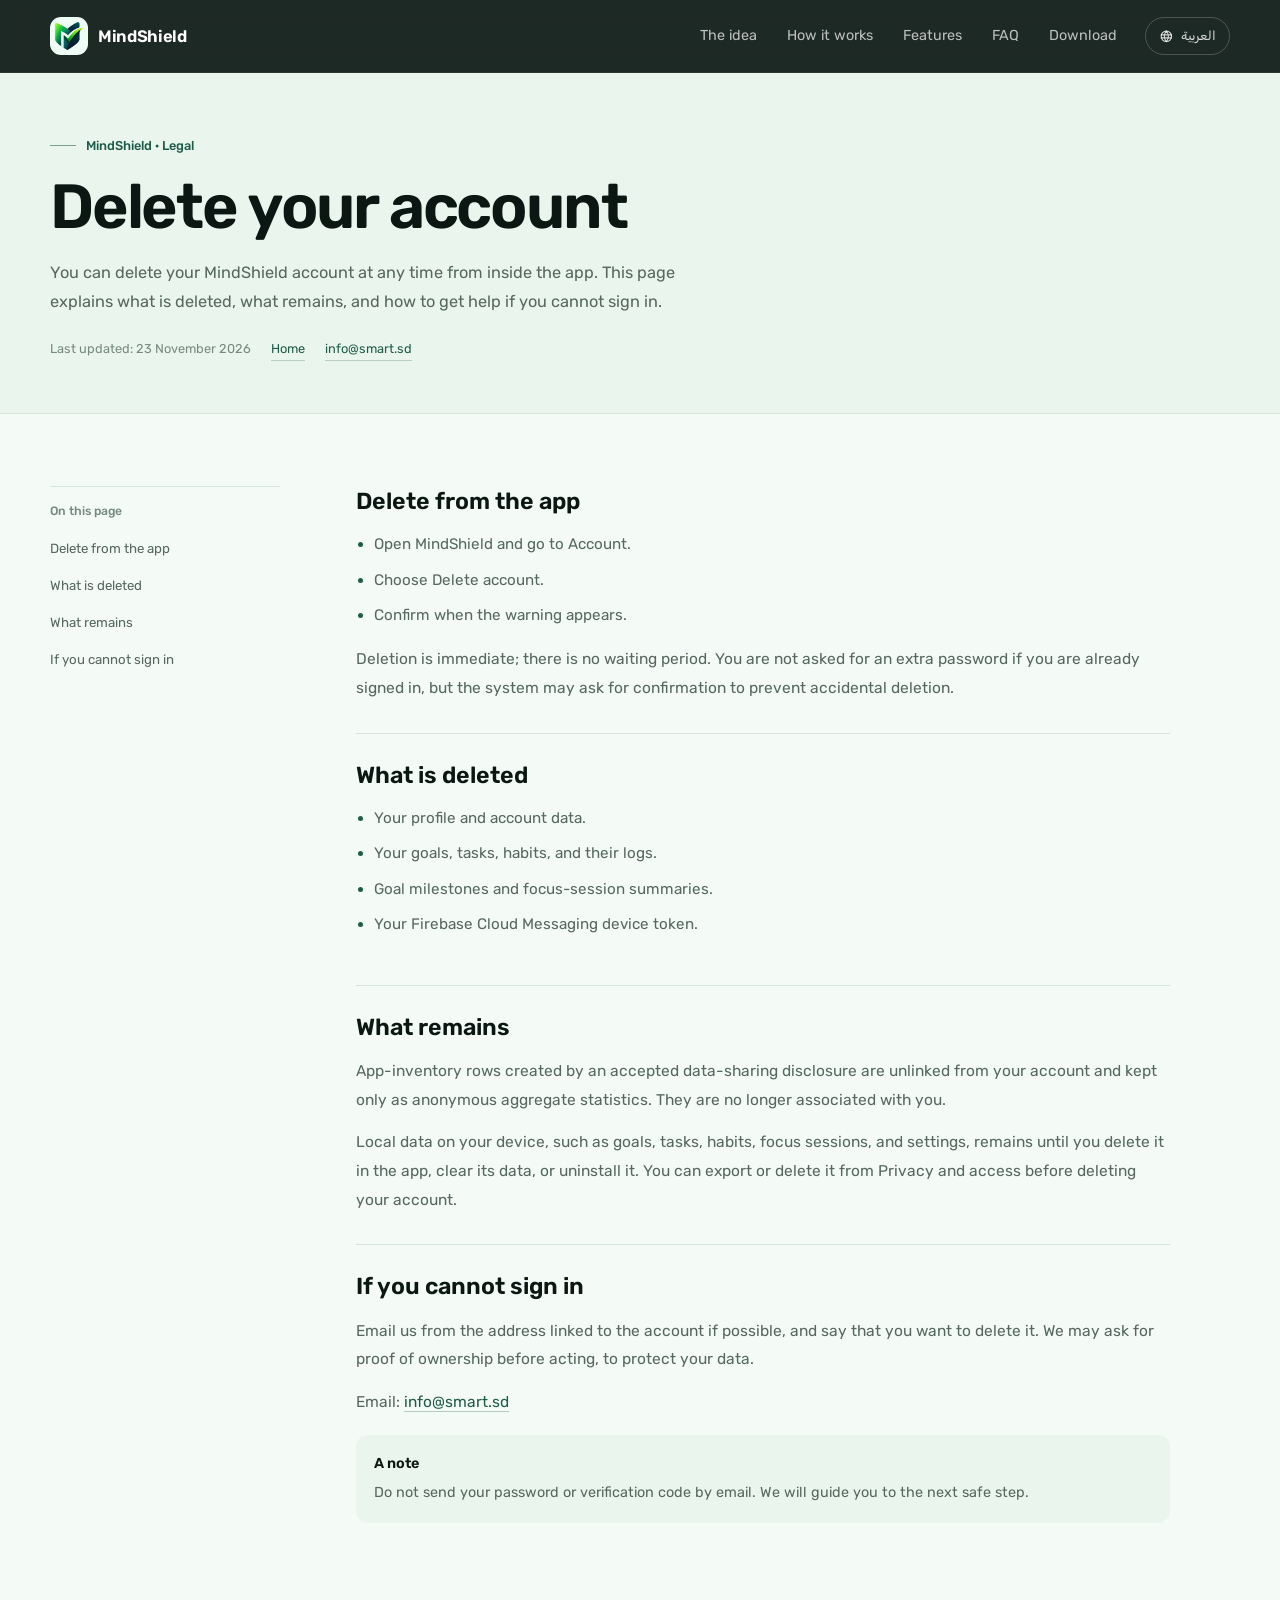
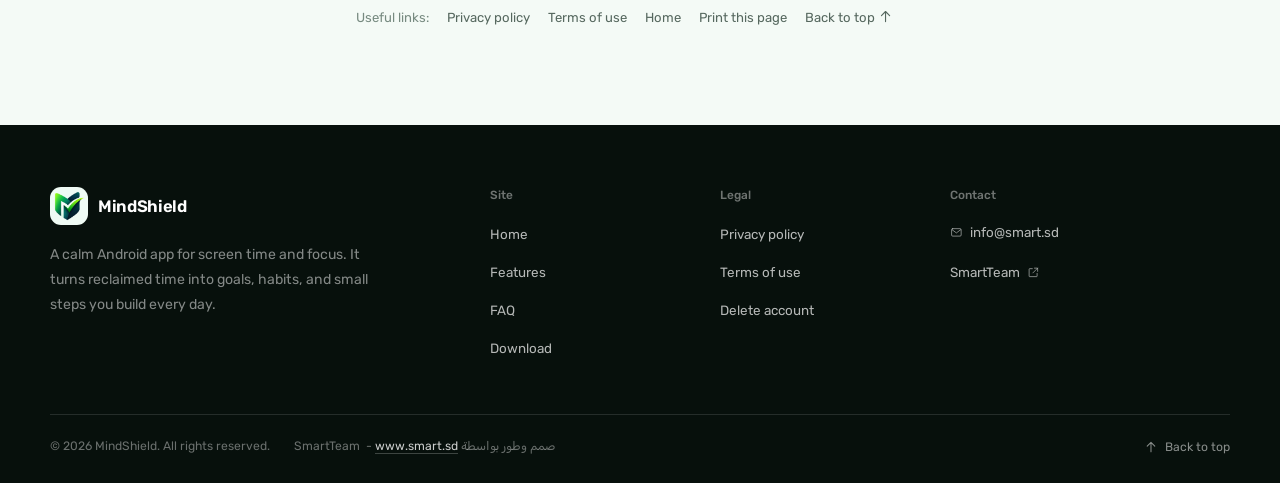
<file: en/delete-account/index.html>
<!DOCTYPE html><html lang="en" dir="ltr"> <head><meta charset="utf-8"><meta name="viewport" content="width=device-width, initial-scale=1"><title>Delete Your Account — MindShield</title><meta name="description" content="How to delete your MindShield account and data, what remains afterwards, and how to get help."><link rel="canonical" href="https://mindshield.smart.sd/en/delete-account/"><link rel="alternate" hreflang="ar" href="https://mindshield.smart.sd/delete-account/"><link rel="alternate" hreflang="en" href="https://mindshield.smart.sd/en/delete-account/"><link rel="alternate" hreflang="x-default" href="https://mindshield.smart.sd/delete-account/"><link rel="sitemap" type="application/xml" href="/sitemap.xml"><meta name="robots" content="index, follow, max-image-preview:large"><meta name="theme-color" content="#0b1713"><meta name="color-scheme" content="light"><meta name="application-name" content="MindShield"><meta name="author" content="SmartTeam"><meta name="format-detection" content="telephone=no"><link rel="icon" href="/icons/favicon-32.png" sizes="32x32" type="image/png"><link rel="icon" href="/icons/icon-192.png" sizes="192x192" type="image/png"><link rel="apple-touch-icon" href="/icons/apple-touch-icon.png"><link rel="manifest" href="/site.webmanifest"><link rel="preload" href="/fonts/rubik-regular.woff2" as="font" type="font/woff2" crossorigin><link rel="preload" href="/fonts/rubik-semibold.woff2" as="font" type="font/woff2" crossorigin><meta property="og:type" content="website"><meta property="og:site_name" content="MindShield"><meta property="og:title" content="Delete Your Account — MindShield"><meta property="og:description" content="How to delete your MindShield account and data, what remains afterwards, and how to get help."><meta property="og:url" content="https://mindshield.smart.sd/en/delete-account/"><meta property="og:image" content="https://mindshield.smart.sd/og/og_en.jpg"><meta property="og:image:type" content="image/jpeg"><meta property="og:image:width" content="1200"><meta property="og:image:height" content="630"><meta property="og:image:alt" content="Delete your MindShield account"><meta property="og:locale" content="en_US"><meta property="og:locale:alternate" content="ar_AR"><meta name="twitter:card" content="summary_large_image"><meta name="twitter:title" content="Delete Your Account — MindShield"><meta name="twitter:description" content="How to delete your MindShield account and data, what remains afterwards, and how to get help."><meta name="twitter:image" content="https://mindshield.smart.sd/og/og_en.jpg"><meta name="twitter:image:alt" content="Delete your MindShield account"><script type="application/ld+json">{"@context":"https://schema.org","@type":"Organization","@id":"https://mindshield.smart.sd/#organization","name":"MindShield","url":"https://mindshield.smart.sd/","logo":{"@type":"ImageObject","url":"https://mindshield.smart.sd/brand/icon-512.png","width":512,"height":512},"email":"info@smart.sd","foundingOrganization":{"@type":"Organization","name":"SmartTeam","url":"https://www.smart.sd"},"contactPoint":{"@type":"ContactPoint","contactType":"technical support","email":"info@smart.sd","availableLanguage":["ar","en"]}}</script><script type="application/ld+json">{"@context":"https://schema.org","@type":"WebSite","@id":"https://mindshield.smart.sd/#website","name":"MindShield","url":"https://mindshield.smart.sd/","description":"Take back your time. Build a better you.","inLanguage":["ar","en"],"publisher":{"@id":"https://mindshield.smart.sd/#organization"}}</script><script type="application/ld+json">{"@context":"https://schema.org","@type":"WebPage","@id":"https://mindshield.smart.sd/en/delete-account/#webpage","url":"https://mindshield.smart.sd/en/delete-account/","name":"Delete Your Account — MindShield","description":"How to delete your MindShield account and data, what remains afterwards, and how to get help.","inLanguage":"en","isPartOf":{"@id":"https://mindshield.smart.sd/#website"},"about":{"@id":"https://mindshield.smart.sd/#app"},"primaryImageOfPage":{"@type":"ImageObject","url":"https://mindshield.smart.sd/og/og_en.jpg","width":1200,"height":630}}</script><script type="application/ld+json">{"@context":"https://schema.org","@type":"BreadcrumbList","itemListElement":[{"@type":"ListItem","position":1,"name":"Home","item":"https://mindshield.smart.sd/en/"},{"@type":"ListItem","position":2,"name":"Delete your account","item":"https://mindshield.smart.sd/en/delete-account/"}]}</script><link rel="stylesheet" href="/_astro/BaseLayout.BWOoUILX.css"></head> <body id="top" data-locale="en"> <a class="skip-link" href="#main">Skip to content</a> <header class="site-header"> <div class="wrap header-inner"> <a class="brand" href="/en/" aria-label="MindShield, home"> <span class="brand-mark" aria-hidden="true"> <img src="/brand/icon-512.png" alt="" width="38" height="38" decoding="async"> </span> <span class="brand-word">MindShield</span> </a> <nav class="nav" aria-label="Main navigation"> <a href="/en/#idea">The idea</a><a href="/en/#how">How it works</a><a href="/en/#features">Features</a><a href="/en/#faq">FAQ</a><a href="/en/#download">Download</a> </nav> <a class="lang-switch" href="/delete-account/" hreflang="ar" lang="ar"> <svg class="icon" viewBox="0 0 24 24" fill="none" stroke="currentColor" stroke-width="1.8" stroke-linecap="round" stroke-linejoin="round" aria-hidden="true" focusable="false">  <circle cx="12" cy="12" r="8.5"/><path d="M3.8 9.5h16.4M3.8 14.5h16.4M12 3.5c2.2 2.3 3.3 5.1 3.3 8.5S14.2 18.2 12 20.5c-2.2-2.3-3.3-5.1-3.3-8.5S9.8 5.8 12 3.5z"/> </svg> <span>العربية</span> </a> <details class="menu"> <summary aria-label="Menu"> <svg class="icon" viewBox="0 0 24 24" fill="none" stroke="currentColor" stroke-width="1.8" stroke-linecap="round" stroke-linejoin="round" aria-hidden="true" focusable="false">  <path d="M4 7h16M4 12h16M4 17h16"/> </svg> </summary> <div class="menu-panel"> <a href="/en/#idea">The idea</a><a href="/en/#how">How it works</a><a href="/en/#features">Features</a><a href="/en/#faq">FAQ</a><a href="/en/#download">Download</a> <a class="lang-switch" href="/delete-account/" hreflang="ar" lang="ar"> <svg class="icon" viewBox="0 0 24 24" fill="none" stroke="currentColor" stroke-width="1.8" stroke-linecap="round" stroke-linejoin="round" aria-hidden="true" focusable="false">  <circle cx="12" cy="12" r="8.5"/><path d="M3.8 9.5h16.4M3.8 14.5h16.4M12 3.5c2.2 2.3 3.3 5.1 3.3 8.5S14.2 18.2 12 20.5c-2.2-2.3-3.3-5.1-3.3-8.5S9.8 5.8 12 3.5z"/> </svg> <span>العربية</span> </a> </div> </details> </div> </header> <main id="main">  <section class="legal-hero"> <div class="wrap"> <p class="eyebrow">MindShield · Legal</p> <h1>Delete your account</h1> <p class="legal-intro">You can delete your MindShield account at any time from inside the app. This page explains what is deleted, what remains, and how to get help if you cannot sign in.</p> <div class="legal-meta"> <span>Last updated: <time datetime="2026-11-23">23 November 2026</time></span> <a href="/en/">Home</a> <a href="mailto:info@smart.sd">info@smart.sd</a> </div> </div> </section> <div class="wrap legal-grid"> <aside class="legal-toc" aria-label="On this page"> <h2>On this page</h2> <ol> <li><a href="#in-app">Delete from the app</a></li><li><a href="#deleted">What is deleted</a></li><li><a href="#remains">What remains</a></li><li><a href="#help">If you cannot sign in</a></li> </ol> </aside> <article class="legal-content">  <section class="legal-section" id="in-app" aria-labelledby="in-app-title"> <h2 id="in-app-title">Delete from the app</h2> <ul> <li>Open MindShield and go to Account.</li><li>Choose Delete account.</li><li>Confirm when the warning appears.</li> </ul><p>Deletion is immediate; there is no waiting period. You are not asked for an extra password if you are already signed in, but the system may ask for confirmation to prevent accidental deletion.</p> </section><section class="legal-section" id="deleted" aria-labelledby="deleted-title"> <h2 id="deleted-title">What is deleted</h2> <ul> <li>Your profile and account data.</li><li>Your goals, tasks, habits, and their logs.</li><li>Goal milestones and focus-session summaries.</li><li>Your Firebase Cloud Messaging device token.</li> </ul> </section><section class="legal-section" id="remains" aria-labelledby="remains-title"> <h2 id="remains-title">What remains</h2> <p>App-inventory rows created by an accepted data-sharing disclosure are unlinked from your account and kept only as anonymous aggregate statistics. They are no longer associated with you.</p><p>Local data on your device, such as goals, tasks, habits, focus sessions, and settings, remains until you delete it in the app, clear its data, or uninstall it. You can export or delete it from Privacy and access before deleting your account.</p> </section><section class="legal-section" id="help" aria-labelledby="help-title"> <h2 id="help-title">If you cannot sign in</h2> <p>Email us from the address linked to the account if possible, and say that you want to delete it. We may ask for proof of ownership before acting, to protect your data.</p><p> Email:  <a class="legal-link" href="mailto:info@smart.sd?subject=MindShield%20account%20deletion">info@smart.sd</a> </p><p class="legal-note"> <strong>A note</strong> Do not send your password or verification code by email. We will guide you to the next safe step. </p> </section> <div class="legal-back"> <span>Useful links:</span> <a href="/en/privacy/">Privacy policy</a><a href="/en/terms/">Terms of use</a> <a href="/en/">Home</a> <button class="legal-print" type="button" data-print>Print this page</button> <a href="#top">Back to top <svg class="icon" viewBox="0 0 24 24" fill="none" stroke="currentColor" stroke-width="1.8" stroke-linecap="round" stroke-linejoin="round" aria-hidden="true" focusable="false">  <path d="M12 20V4M5.5 10.5L12 4l6.5 6.5"/> </svg></a> </div> </article> </div><script type="module">var e=document.querySelector(`[data-print]`);e instanceof HTMLButtonElement&&e.addEventListener(`click`,()=>window.print());</script>  </main> <footer class="site-footer"> <div class="wrap"> <div class="footer-top"> <div class="footer-brand"> <a class="brand" href="/en/" aria-label="MindShield, home"> <span class="brand-mark" aria-hidden="true"> <img src="/brand/icon-512.png" alt="" width="38" height="38" decoding="async"> </span> <span class="brand-word">MindShield</span> </a> <p>A calm Android app for screen time and focus. It turns reclaimed time into goals, habits, and small steps you build every day.</p> </div> <div class="footer-col"> <h2>Site</h2> <ul> <li><a href="/en/">Home</a></li> <li><a href="/en/#features">Features</a></li> <li><a href="/en/#faq">FAQ</a></li> <li><a href="/en/#download">Download</a></li> </ul> </div> <div class="footer-col"> <h2>Legal</h2> <ul> <li><a href="/en/privacy/">Privacy policy</a></li> <li><a href="/en/terms/">Terms of use</a></li> <li><a href="/en/delete-account/">Delete account</a></li> </ul> </div> <div class="footer-col"> <h2>Contact</h2> <ul> <li> <a class="footer-email" href="mailto:info@smart.sd"> <svg class="icon" viewBox="0 0 24 24" fill="none" stroke="currentColor" stroke-width="1.8" stroke-linecap="round" stroke-linejoin="round" aria-hidden="true" focusable="false">  <rect x="3" y="5" width="18" height="14" rx="2"/><path d="M4 7l8 6 8-6"/> </svg> info@smart.sd </a> </li> <li> <a href="https://www.smart.sd" target="_blank" rel="noopener noreferrer"> SmartTeam <svg class="icon" viewBox="0 0 24 24" fill="none" stroke="currentColor" stroke-width="1.8" stroke-linecap="round" stroke-linejoin="round" aria-hidden="true" focusable="false">  <path d="M14 4h6v6M20 4l-9 9"/><path d="M19 14v5a1 1 0 0 1-1 1H5a1 1 0 0 1-1-1V6a1 1 0 0 1 1-1h5"/> </svg> </a> </li> </ul> </div> </div> <div class="footer-bottom"> <div class="footer-legal"> <p>© 2026 MindShield. All rights reserved.</p> <p class="credit" dir="rtl">صمم وطور بواسطة SmartTeam  - <a href="https://www.smart.sd" target="_blank" rel="noopener noreferrer">www.smart.sd</a></p> </div> <a class="to-top" href="#top"> <svg class="icon" viewBox="0 0 24 24" fill="none" stroke="currentColor" stroke-width="1.8" stroke-linecap="round" stroke-linejoin="round" aria-hidden="true" focusable="false">  <path d="M12 20V4M5.5 10.5L12 4l6.5 6.5"/> </svg> <span>Back to top</span> </a> </div> </div> </footer><script type="module">var e=`https://wimodzszhbbdkhtufcbz.supabase.co`.replace(/\/+$/,``),t=`sb_publishable_5cq_kbOyuCzBah3dL9xS2g_Z_9HLXGB`;function n(){return navigator.doNotTrack===`1`||navigator.globalPrivacyControl===!0}function r(){let e=navigator.userAgent||``;return/Mobi|Android|iPhone|iPod/i.test(e)?`mobile`:/iPad|Tablet/i.test(e)?`tablet`:`desktop`}function i(e){if(!e)return null;try{return new URL(e).hostname.toLowerCase()}catch{return null}}function a(e,t){if(t)return`campaign`;if(!e)return`direct`;let n=i(e);return n?n===location.hostname?`internal`:[`google.`,`bing.com`,`duckduckgo.com`,`yahoo.`,`yandex.`,`baidu.com`,`search.brave.com`,`ecosia.org`].some(e=>n===e||n.endsWith(`.`+e)||n.includes(e))?`search`:[`facebook.com`,`instagram.com`,`twitter.com`,`x.com`,`tiktok.com`,`linkedin.com`,`reddit.com`,`youtube.com`,`snapchat.com`,`pinterest.com`,`whatsapp.com`,`t.me`,`telegram.org`].some(e=>n===e||n.endsWith(`.`+e))?`social`:`referral`:`referral`}function o(r){if(!e||n())return;let i=`${e}/rest/v1/rpc/record_site_event`,a=JSON.stringify({p_event:r});fetch(i,{method:`POST`,headers:{apikey:t,Authorization:`Bearer ${t}`,"Content-Type":`application/json`},body:a,credentials:`omit`,keepalive:!0,referrerPolicy:`no-referrer`}).catch(()=>{})}function s(){let e=new URLSearchParams(location.search),t=e.get(`utm_source`),n=e.get(`utm_medium`),s=e.get(`utm_campaign`),c=document.referrer||``;o({event_type:`pageview`,path:location.pathname||`/`,locale:document.documentElement.lang===`en`?`en`:`ar`,referrer_source:a(c,t),referrer_host:i(c),utm_source:t,utm_medium:n,utm_campaign:s,device_type:r()})}function c(){document.addEventListener(`click`,e=>{let t=e.target?.closest?.(`a[data-store]`);if(!t)return;let n=t.getAttribute(`data-store`);n&&o({event_type:`download_click`,path:location.pathname||`/`,locale:document.documentElement.lang===`en`?`en`:`ar`,referrer_source:`internal`,device_type:r(),store_key:n})},{capture:!0})}function l(){s(),c()}typeof window<`u`&&(document.readyState===`loading`?document.addEventListener(`DOMContentLoaded`,l,{once:!0}):l());</script> </body> </html>
</file>
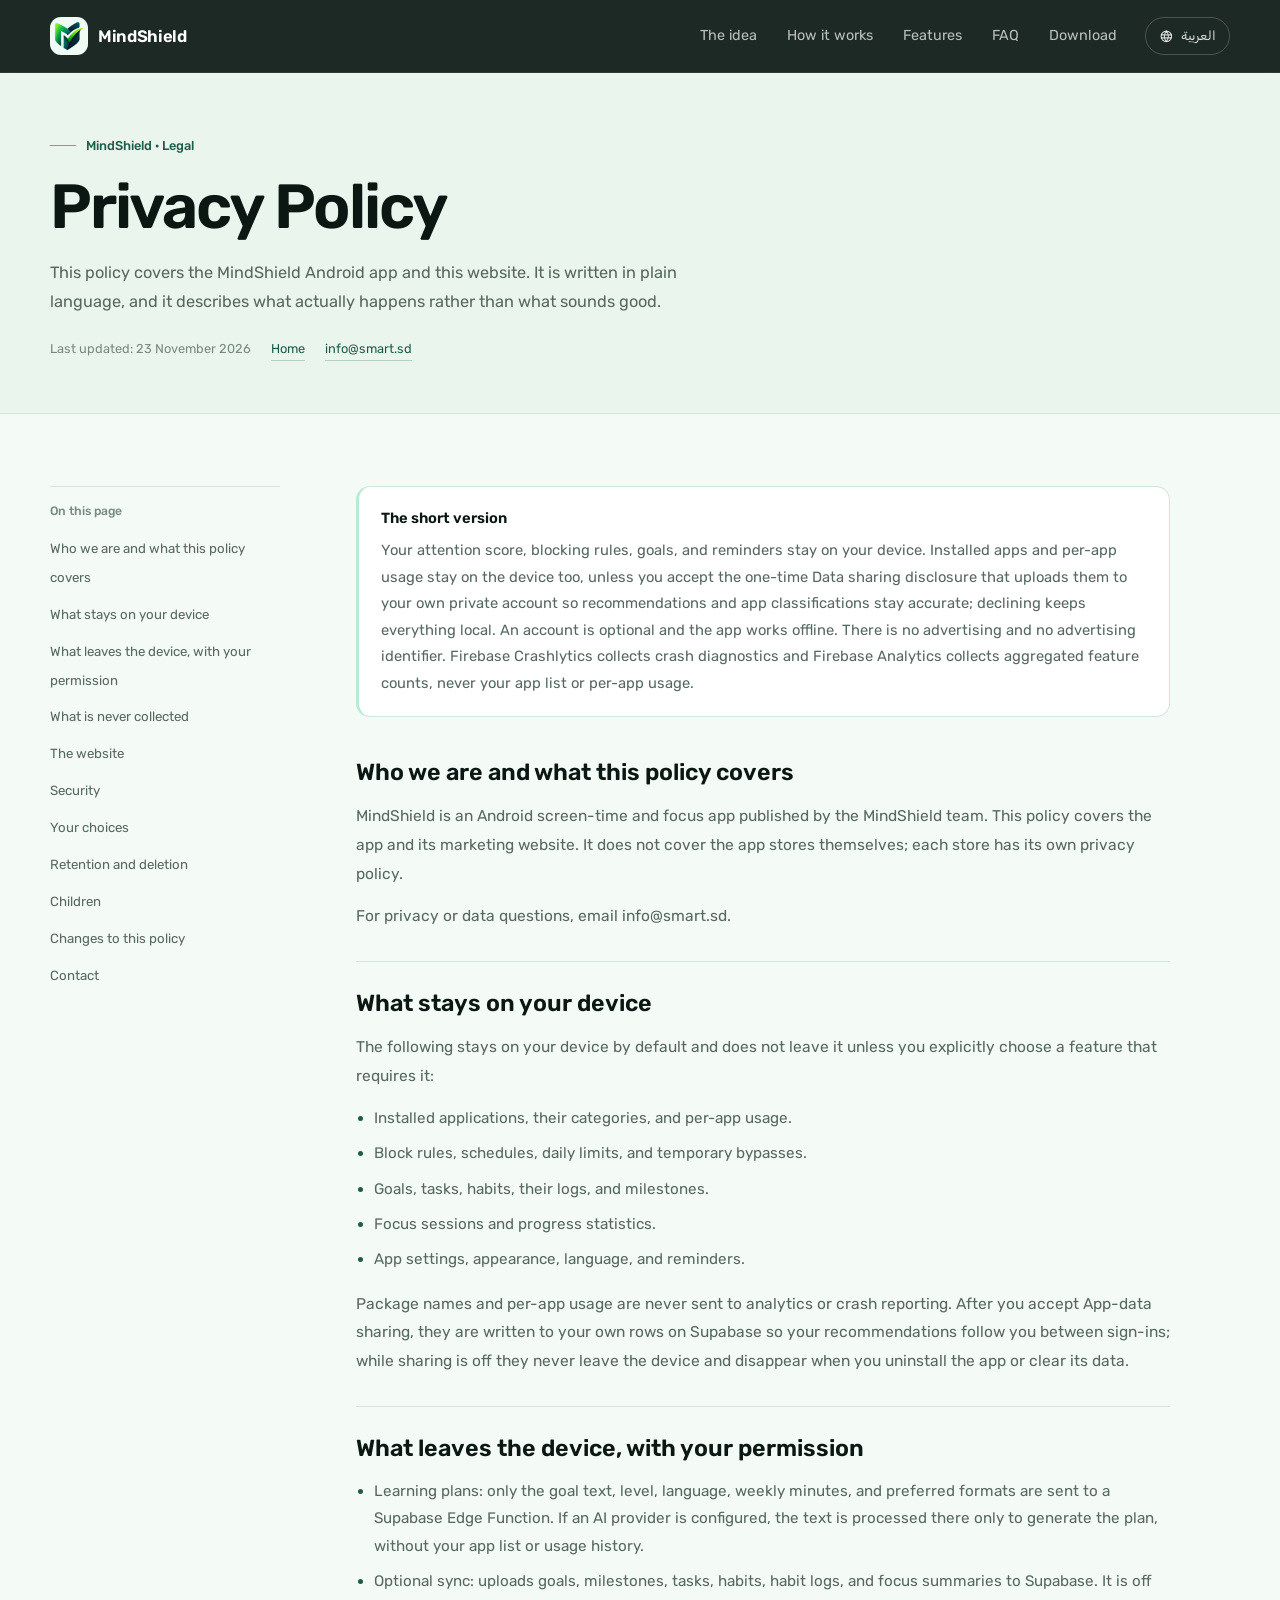
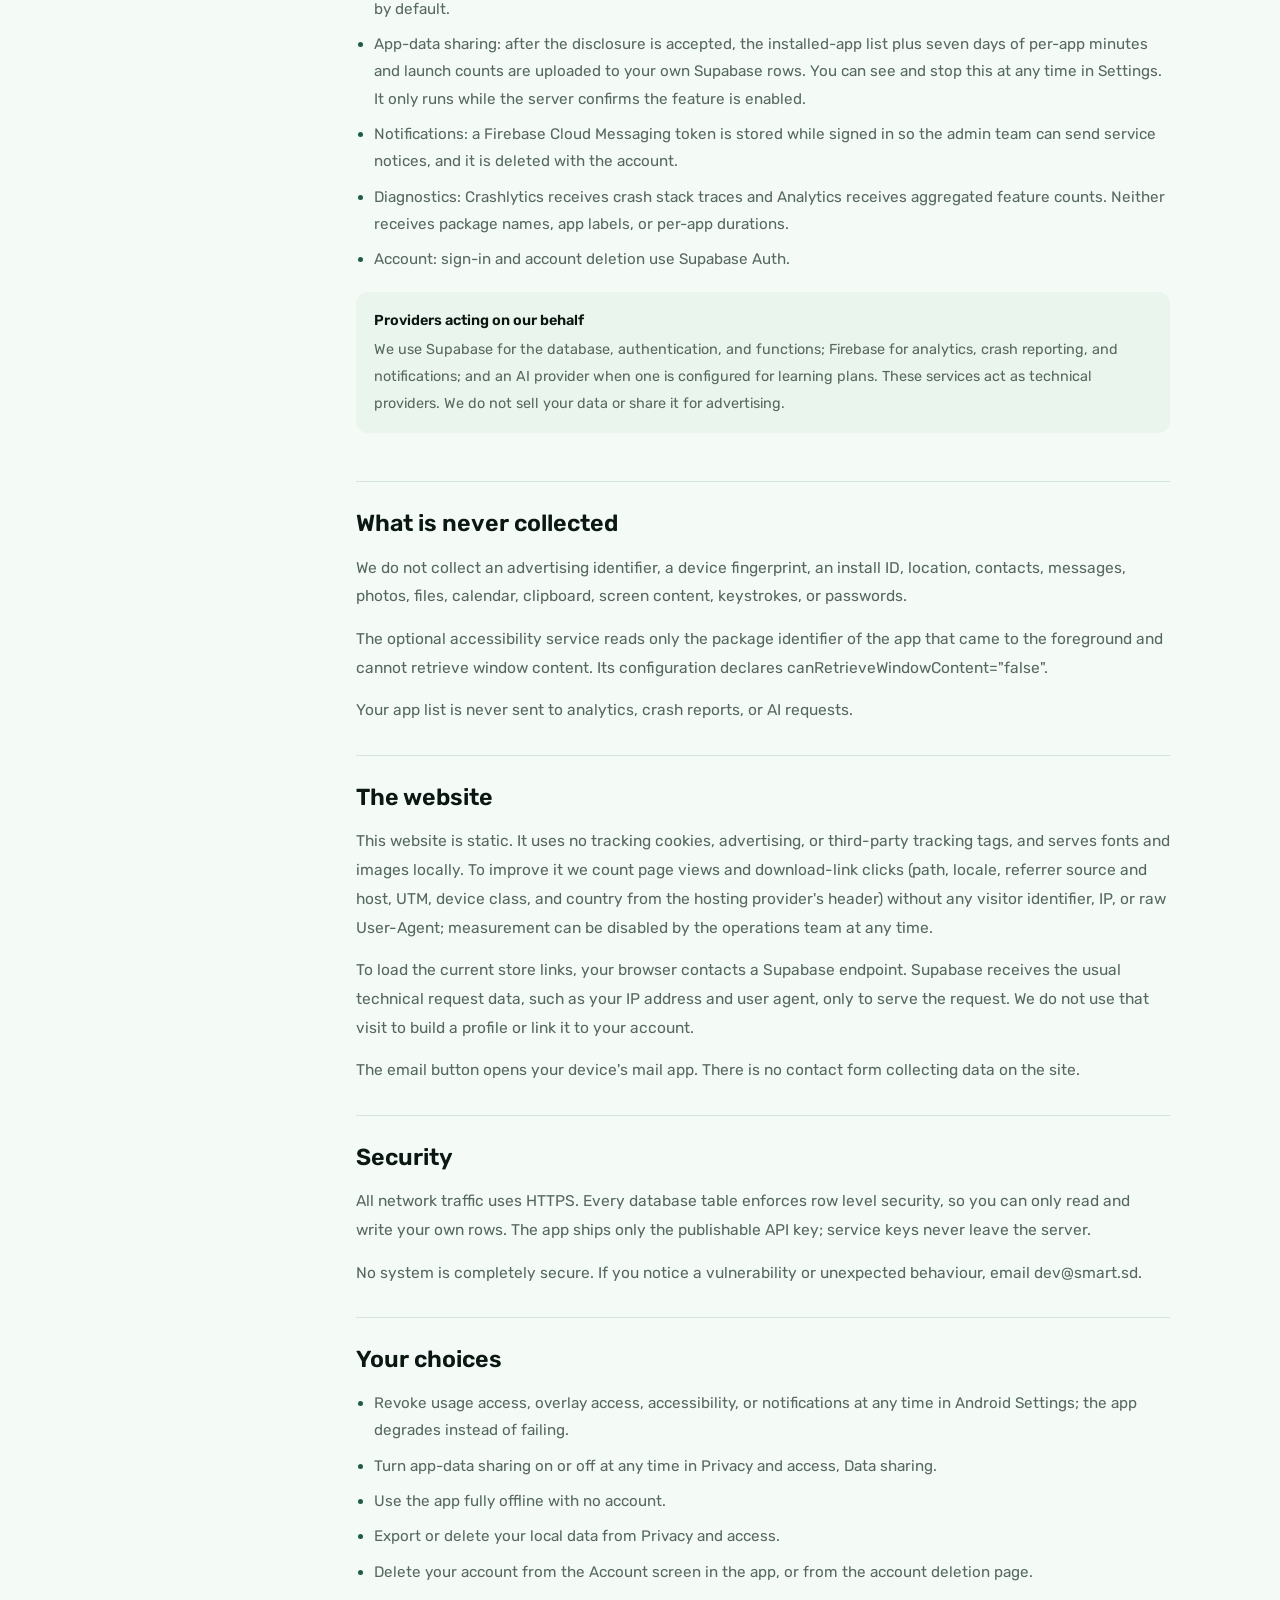
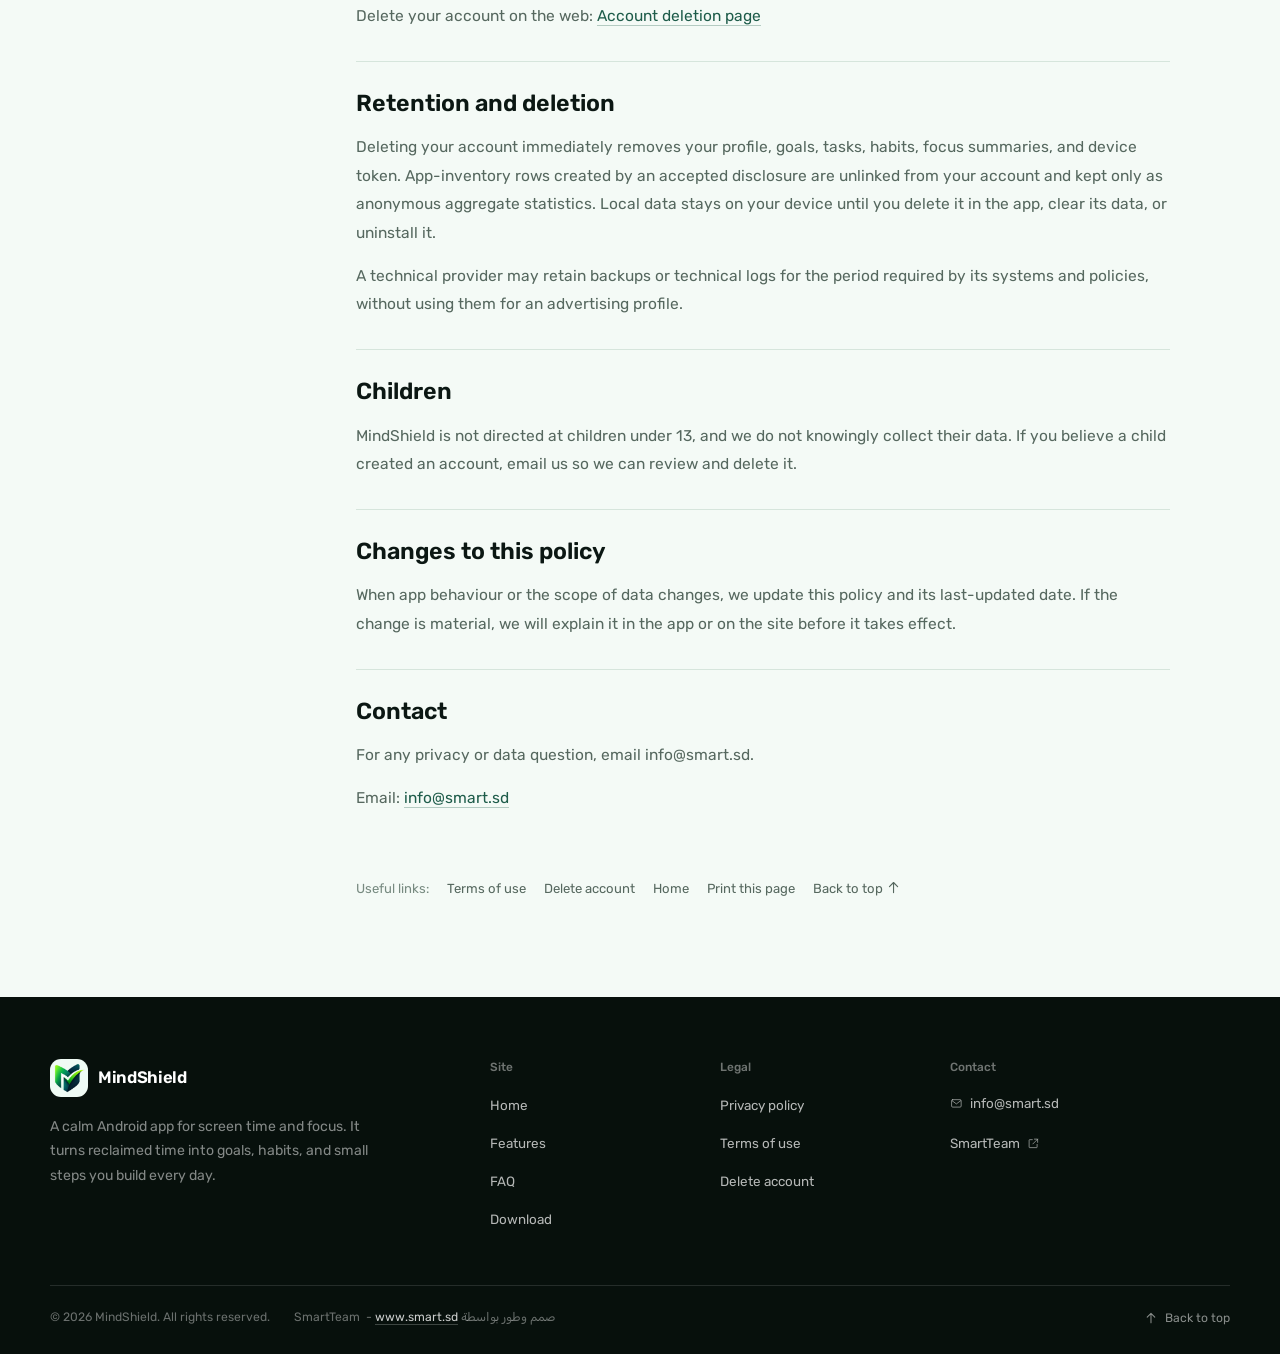
<file: en/privacy/index.html>
<!DOCTYPE html><html lang="en" dir="ltr"> <head><meta charset="utf-8"><meta name="viewport" content="width=device-width, initial-scale=1"><title>Privacy Policy — MindShield</title><meta name="description" content="How MindShield handles your data: what stays on your device, what leaves it with permission, and what is never collected."><link rel="canonical" href="https://mindshield.smart.sd/en/privacy/"><link rel="alternate" hreflang="ar" href="https://mindshield.smart.sd/privacy/"><link rel="alternate" hreflang="en" href="https://mindshield.smart.sd/en/privacy/"><link rel="alternate" hreflang="x-default" href="https://mindshield.smart.sd/privacy/"><link rel="sitemap" type="application/xml" href="/sitemap.xml"><meta name="robots" content="index, follow, max-image-preview:large"><meta name="theme-color" content="#0b1713"><meta name="color-scheme" content="light"><meta name="application-name" content="MindShield"><meta name="author" content="SmartTeam"><meta name="format-detection" content="telephone=no"><link rel="icon" href="/icons/favicon-32.png" sizes="32x32" type="image/png"><link rel="icon" href="/icons/icon-192.png" sizes="192x192" type="image/png"><link rel="apple-touch-icon" href="/icons/apple-touch-icon.png"><link rel="manifest" href="/site.webmanifest"><link rel="preload" href="/fonts/rubik-regular.woff2" as="font" type="font/woff2" crossorigin><link rel="preload" href="/fonts/rubik-semibold.woff2" as="font" type="font/woff2" crossorigin><meta property="og:type" content="website"><meta property="og:site_name" content="MindShield"><meta property="og:title" content="Privacy Policy — MindShield"><meta property="og:description" content="How MindShield handles your data: what stays on your device, what leaves it with permission, and what is never collected."><meta property="og:url" content="https://mindshield.smart.sd/en/privacy/"><meta property="og:image" content="https://mindshield.smart.sd/og/og_en.jpg"><meta property="og:image:type" content="image/jpeg"><meta property="og:image:width" content="1200"><meta property="og:image:height" content="630"><meta property="og:image:alt" content="MindShield privacy policy"><meta property="og:locale" content="en_US"><meta property="og:locale:alternate" content="ar_AR"><meta name="twitter:card" content="summary_large_image"><meta name="twitter:title" content="Privacy Policy — MindShield"><meta name="twitter:description" content="How MindShield handles your data: what stays on your device, what leaves it with permission, and what is never collected."><meta name="twitter:image" content="https://mindshield.smart.sd/og/og_en.jpg"><meta name="twitter:image:alt" content="MindShield privacy policy"><script type="application/ld+json">{"@context":"https://schema.org","@type":"Organization","@id":"https://mindshield.smart.sd/#organization","name":"MindShield","url":"https://mindshield.smart.sd/","logo":{"@type":"ImageObject","url":"https://mindshield.smart.sd/brand/icon-512.png","width":512,"height":512},"email":"info@smart.sd","foundingOrganization":{"@type":"Organization","name":"SmartTeam","url":"https://www.smart.sd"},"contactPoint":{"@type":"ContactPoint","contactType":"technical support","email":"info@smart.sd","availableLanguage":["ar","en"]}}</script><script type="application/ld+json">{"@context":"https://schema.org","@type":"WebSite","@id":"https://mindshield.smart.sd/#website","name":"MindShield","url":"https://mindshield.smart.sd/","description":"Take back your time. Build a better you.","inLanguage":["ar","en"],"publisher":{"@id":"https://mindshield.smart.sd/#organization"}}</script><script type="application/ld+json">{"@context":"https://schema.org","@type":"WebPage","@id":"https://mindshield.smart.sd/en/privacy/#webpage","url":"https://mindshield.smart.sd/en/privacy/","name":"Privacy Policy — MindShield","description":"How MindShield handles your data: what stays on your device, what leaves it with permission, and what is never collected.","inLanguage":"en","isPartOf":{"@id":"https://mindshield.smart.sd/#website"},"about":{"@id":"https://mindshield.smart.sd/#app"},"primaryImageOfPage":{"@type":"ImageObject","url":"https://mindshield.smart.sd/og/og_en.jpg","width":1200,"height":630}}</script><script type="application/ld+json">{"@context":"https://schema.org","@type":"BreadcrumbList","itemListElement":[{"@type":"ListItem","position":1,"name":"Home","item":"https://mindshield.smart.sd/en/"},{"@type":"ListItem","position":2,"name":"Privacy Policy","item":"https://mindshield.smart.sd/en/privacy/"}]}</script><link rel="stylesheet" href="/_astro/BaseLayout.BWOoUILX.css"></head> <body id="top" data-locale="en"> <a class="skip-link" href="#main">Skip to content</a> <header class="site-header"> <div class="wrap header-inner"> <a class="brand" href="/en/" aria-label="MindShield, home"> <span class="brand-mark" aria-hidden="true"> <img src="/brand/icon-512.png" alt="" width="38" height="38" decoding="async"> </span> <span class="brand-word">MindShield</span> </a> <nav class="nav" aria-label="Main navigation"> <a href="/en/#idea">The idea</a><a href="/en/#how">How it works</a><a href="/en/#features">Features</a><a href="/en/#faq">FAQ</a><a href="/en/#download">Download</a> </nav> <a class="lang-switch" href="/privacy/" hreflang="ar" lang="ar"> <svg class="icon" viewBox="0 0 24 24" fill="none" stroke="currentColor" stroke-width="1.8" stroke-linecap="round" stroke-linejoin="round" aria-hidden="true" focusable="false">  <circle cx="12" cy="12" r="8.5"/><path d="M3.8 9.5h16.4M3.8 14.5h16.4M12 3.5c2.2 2.3 3.3 5.1 3.3 8.5S14.2 18.2 12 20.5c-2.2-2.3-3.3-5.1-3.3-8.5S9.8 5.8 12 3.5z"/> </svg> <span>العربية</span> </a> <details class="menu"> <summary aria-label="Menu"> <svg class="icon" viewBox="0 0 24 24" fill="none" stroke="currentColor" stroke-width="1.8" stroke-linecap="round" stroke-linejoin="round" aria-hidden="true" focusable="false">  <path d="M4 7h16M4 12h16M4 17h16"/> </svg> </summary> <div class="menu-panel"> <a href="/en/#idea">The idea</a><a href="/en/#how">How it works</a><a href="/en/#features">Features</a><a href="/en/#faq">FAQ</a><a href="/en/#download">Download</a> <a class="lang-switch" href="/privacy/" hreflang="ar" lang="ar"> <svg class="icon" viewBox="0 0 24 24" fill="none" stroke="currentColor" stroke-width="1.8" stroke-linecap="round" stroke-linejoin="round" aria-hidden="true" focusable="false">  <circle cx="12" cy="12" r="8.5"/><path d="M3.8 9.5h16.4M3.8 14.5h16.4M12 3.5c2.2 2.3 3.3 5.1 3.3 8.5S14.2 18.2 12 20.5c-2.2-2.3-3.3-5.1-3.3-8.5S9.8 5.8 12 3.5z"/> </svg> <span>العربية</span> </a> </div> </details> </div> </header> <main id="main">  <section class="legal-hero"> <div class="wrap"> <p class="eyebrow">MindShield · Legal</p> <h1>Privacy Policy</h1> <p class="legal-intro">This policy covers the MindShield Android app and this website. It is written in plain language, and it describes what actually happens rather than what sounds good.</p> <div class="legal-meta"> <span>Last updated: <time datetime="2026-11-23">23 November 2026</time></span> <a href="/en/">Home</a> <a href="mailto:info@smart.sd">info@smart.sd</a> </div> </div> </section> <div class="wrap legal-grid"> <aside class="legal-toc" aria-label="On this page"> <h2>On this page</h2> <ol> <li><a href="#who">Who we are and what this policy covers</a></li><li><a href="#device">What stays on your device</a></li><li><a href="#leaves">What leaves the device, with your permission</a></li><li><a href="#never">What is never collected</a></li><li><a href="#website">The website</a></li><li><a href="#security">Security</a></li><li><a href="#choices">Your choices</a></li><li><a href="#retention">Retention and deletion</a></li><li><a href="#children">Children</a></li><li><a href="#changes">Changes to this policy</a></li><li><a href="#contact">Contact</a></li> </ol> </aside> <article class="legal-content"> <div class="legal-summary"> <h2>The short version</h2> <p>Your attention score, blocking rules, goals, and reminders stay on your device. Installed apps and per-app usage stay on the device too, unless you accept the one-time Data sharing disclosure that uploads them to your own private account so recommendations and app classifications stay accurate; declining keeps everything local. An account is optional and the app works offline. There is no advertising and no advertising identifier. Firebase Crashlytics collects crash diagnostics and Firebase Analytics collects aggregated feature counts, never your app list or per-app usage.</p> </div> <section class="legal-section" id="who" aria-labelledby="who-title"> <h2 id="who-title">Who we are and what this policy covers</h2> <p>MindShield is an Android screen-time and focus app published by the MindShield team. This policy covers the app and its marketing website. It does not cover the app stores themselves; each store has its own privacy policy.</p><p>For privacy or data questions, email info@smart.sd.</p> </section><section class="legal-section" id="device" aria-labelledby="device-title"> <h2 id="device-title">What stays on your device</h2> <p>The following stays on your device by default and does not leave it unless you explicitly choose a feature that requires it:</p><ul> <li>Installed applications, their categories, and per-app usage.</li><li>Block rules, schedules, daily limits, and temporary bypasses.</li><li>Goals, tasks, habits, their logs, and milestones.</li><li>Focus sessions and progress statistics.</li><li>App settings, appearance, language, and reminders.</li> </ul><p>Package names and per-app usage are never sent to analytics or crash reporting. After you accept App-data sharing, they are written to your own rows on Supabase so your recommendations follow you between sign-ins; while sharing is off they never leave the device and disappear when you uninstall the app or clear its data.</p> </section><section class="legal-section" id="leaves" aria-labelledby="leaves-title"> <h2 id="leaves-title">What leaves the device, with your permission</h2> <ul> <li>Learning plans: only the goal text, level, language, weekly minutes, and preferred formats are sent to a Supabase Edge Function. If an AI provider is configured, the text is processed there only to generate the plan, without your app list or usage history.</li><li>Optional sync: uploads goals, milestones, tasks, habits, habit logs, and focus summaries to Supabase. It is off by default.</li><li>App-data sharing: after the disclosure is accepted, the installed-app list plus seven days of per-app minutes and launch counts are uploaded to your own Supabase rows. You can see and stop this at any time in Settings. It only runs while the server confirms the feature is enabled.</li><li>Notifications: a Firebase Cloud Messaging token is stored while signed in so the admin team can send service notices, and it is deleted with the account.</li><li>Diagnostics: Crashlytics receives crash stack traces and Analytics receives aggregated feature counts. Neither receives package names, app labels, or per-app durations.</li><li>Account: sign-in and account deletion use Supabase Auth.</li> </ul><p class="legal-note"> <strong>Providers acting on our behalf</strong> We use Supabase for the database, authentication, and functions; Firebase for analytics, crash reporting, and notifications; and an AI provider when one is configured for learning plans. These services act as technical providers. We do not sell your data or share it for advertising. </p> </section><section class="legal-section" id="never" aria-labelledby="never-title"> <h2 id="never-title">What is never collected</h2> <p>We do not collect an advertising identifier, a device fingerprint, an install ID, location, contacts, messages, photos, files, calendar, clipboard, screen content, keystrokes, or passwords.</p><p>The optional accessibility service reads only the package identifier of the app that came to the foreground and cannot retrieve window content. Its configuration declares canRetrieveWindowContent=&quot;false&quot;.</p><p>Your app list is never sent to analytics, crash reports, or AI requests.</p> </section><section class="legal-section" id="website" aria-labelledby="website-title"> <h2 id="website-title">The website</h2> <p>This website is static. It uses no tracking cookies, advertising, or third-party tracking tags, and serves fonts and images locally. To improve it we count page views and download-link clicks (path, locale, referrer source and host, UTM, device class, and country from the hosting provider&#39;s header) without any visitor identifier, IP, or raw User-Agent; measurement can be disabled by the operations team at any time.</p><p>To load the current store links, your browser contacts a Supabase endpoint. Supabase receives the usual technical request data, such as your IP address and user agent, only to serve the request. We do not use that visit to build a profile or link it to your account.</p><p>The email button opens your device&#39;s mail app. There is no contact form collecting data on the site.</p> </section><section class="legal-section" id="security" aria-labelledby="security-title"> <h2 id="security-title">Security</h2> <p>All network traffic uses HTTPS. Every database table enforces row level security, so you can only read and write your own rows. The app ships only the publishable API key; service keys never leave the server.</p><p>No system is completely secure. If you notice a vulnerability or unexpected behaviour, email dev@smart.sd.</p> </section><section class="legal-section" id="choices" aria-labelledby="choices-title"> <h2 id="choices-title">Your choices</h2> <ul> <li>Revoke usage access, overlay access, accessibility, or notifications at any time in Android Settings; the app degrades instead of failing.</li><li>Turn app-data sharing on or off at any time in Privacy and access, Data sharing.</li><li>Use the app fully offline with no account.</li><li>Export or delete your local data from Privacy and access.</li><li>Delete your account from the Account screen in the app, or from the account deletion page.</li> </ul><p> Delete your account on the web:  <a class="legal-link" href="/en/delete-account/">Account deletion page</a> </p> </section><section class="legal-section" id="retention" aria-labelledby="retention-title"> <h2 id="retention-title">Retention and deletion</h2> <p>Deleting your account immediately removes your profile, goals, tasks, habits, focus summaries, and device token. App-inventory rows created by an accepted disclosure are unlinked from your account and kept only as anonymous aggregate statistics. Local data stays on your device until you delete it in the app, clear its data, or uninstall it.</p><p>A technical provider may retain backups or technical logs for the period required by its systems and policies, without using them for an advertising profile.</p> </section><section class="legal-section" id="children" aria-labelledby="children-title"> <h2 id="children-title">Children</h2> <p>MindShield is not directed at children under 13, and we do not knowingly collect their data. If you believe a child created an account, email us so we can review and delete it.</p> </section><section class="legal-section" id="changes" aria-labelledby="changes-title"> <h2 id="changes-title">Changes to this policy</h2> <p>When app behaviour or the scope of data changes, we update this policy and its last-updated date. If the change is material, we will explain it in the app or on the site before it takes effect.</p> </section><section class="legal-section" id="contact" aria-labelledby="contact-title"> <h2 id="contact-title">Contact</h2> <p>For any privacy or data question, email info@smart.sd.</p><p> Email:  <a class="legal-link" href="mailto:info@smart.sd">info@smart.sd</a> </p> </section> <div class="legal-back"> <span>Useful links:</span> <a href="/en/terms/">Terms of use</a><a href="/en/delete-account/">Delete account</a> <a href="/en/">Home</a> <button class="legal-print" type="button" data-print>Print this page</button> <a href="#top">Back to top <svg class="icon" viewBox="0 0 24 24" fill="none" stroke="currentColor" stroke-width="1.8" stroke-linecap="round" stroke-linejoin="round" aria-hidden="true" focusable="false">  <path d="M12 20V4M5.5 10.5L12 4l6.5 6.5"/> </svg></a> </div> </article> </div><script type="module">var e=document.querySelector(`[data-print]`);e instanceof HTMLButtonElement&&e.addEventListener(`click`,()=>window.print());</script>  </main> <footer class="site-footer"> <div class="wrap"> <div class="footer-top"> <div class="footer-brand"> <a class="brand" href="/en/" aria-label="MindShield, home"> <span class="brand-mark" aria-hidden="true"> <img src="/brand/icon-512.png" alt="" width="38" height="38" decoding="async"> </span> <span class="brand-word">MindShield</span> </a> <p>A calm Android app for screen time and focus. It turns reclaimed time into goals, habits, and small steps you build every day.</p> </div> <div class="footer-col"> <h2>Site</h2> <ul> <li><a href="/en/">Home</a></li> <li><a href="/en/#features">Features</a></li> <li><a href="/en/#faq">FAQ</a></li> <li><a href="/en/#download">Download</a></li> </ul> </div> <div class="footer-col"> <h2>Legal</h2> <ul> <li><a href="/en/privacy/">Privacy policy</a></li> <li><a href="/en/terms/">Terms of use</a></li> <li><a href="/en/delete-account/">Delete account</a></li> </ul> </div> <div class="footer-col"> <h2>Contact</h2> <ul> <li> <a class="footer-email" href="mailto:info@smart.sd"> <svg class="icon" viewBox="0 0 24 24" fill="none" stroke="currentColor" stroke-width="1.8" stroke-linecap="round" stroke-linejoin="round" aria-hidden="true" focusable="false">  <rect x="3" y="5" width="18" height="14" rx="2"/><path d="M4 7l8 6 8-6"/> </svg> info@smart.sd </a> </li> <li> <a href="https://www.smart.sd" target="_blank" rel="noopener noreferrer"> SmartTeam <svg class="icon" viewBox="0 0 24 24" fill="none" stroke="currentColor" stroke-width="1.8" stroke-linecap="round" stroke-linejoin="round" aria-hidden="true" focusable="false">  <path d="M14 4h6v6M20 4l-9 9"/><path d="M19 14v5a1 1 0 0 1-1 1H5a1 1 0 0 1-1-1V6a1 1 0 0 1 1-1h5"/> </svg> </a> </li> </ul> </div> </div> <div class="footer-bottom"> <div class="footer-legal"> <p>© 2026 MindShield. All rights reserved.</p> <p class="credit" dir="rtl">صمم وطور بواسطة SmartTeam  - <a href="https://www.smart.sd" target="_blank" rel="noopener noreferrer">www.smart.sd</a></p> </div> <a class="to-top" href="#top"> <svg class="icon" viewBox="0 0 24 24" fill="none" stroke="currentColor" stroke-width="1.8" stroke-linecap="round" stroke-linejoin="round" aria-hidden="true" focusable="false">  <path d="M12 20V4M5.5 10.5L12 4l6.5 6.5"/> </svg> <span>Back to top</span> </a> </div> </div> </footer><script type="module">var e=`https://wimodzszhbbdkhtufcbz.supabase.co`.replace(/\/+$/,``),t=`sb_publishable_5cq_kbOyuCzBah3dL9xS2g_Z_9HLXGB`;function n(){return navigator.doNotTrack===`1`||navigator.globalPrivacyControl===!0}function r(){let e=navigator.userAgent||``;return/Mobi|Android|iPhone|iPod/i.test(e)?`mobile`:/iPad|Tablet/i.test(e)?`tablet`:`desktop`}function i(e){if(!e)return null;try{return new URL(e).hostname.toLowerCase()}catch{return null}}function a(e,t){if(t)return`campaign`;if(!e)return`direct`;let n=i(e);return n?n===location.hostname?`internal`:[`google.`,`bing.com`,`duckduckgo.com`,`yahoo.`,`yandex.`,`baidu.com`,`search.brave.com`,`ecosia.org`].some(e=>n===e||n.endsWith(`.`+e)||n.includes(e))?`search`:[`facebook.com`,`instagram.com`,`twitter.com`,`x.com`,`tiktok.com`,`linkedin.com`,`reddit.com`,`youtube.com`,`snapchat.com`,`pinterest.com`,`whatsapp.com`,`t.me`,`telegram.org`].some(e=>n===e||n.endsWith(`.`+e))?`social`:`referral`:`referral`}function o(r){if(!e||n())return;let i=`${e}/rest/v1/rpc/record_site_event`,a=JSON.stringify({p_event:r});fetch(i,{method:`POST`,headers:{apikey:t,Authorization:`Bearer ${t}`,"Content-Type":`application/json`},body:a,credentials:`omit`,keepalive:!0,referrerPolicy:`no-referrer`}).catch(()=>{})}function s(){let e=new URLSearchParams(location.search),t=e.get(`utm_source`),n=e.get(`utm_medium`),s=e.get(`utm_campaign`),c=document.referrer||``;o({event_type:`pageview`,path:location.pathname||`/`,locale:document.documentElement.lang===`en`?`en`:`ar`,referrer_source:a(c,t),referrer_host:i(c),utm_source:t,utm_medium:n,utm_campaign:s,device_type:r()})}function c(){document.addEventListener(`click`,e=>{let t=e.target?.closest?.(`a[data-store]`);if(!t)return;let n=t.getAttribute(`data-store`);n&&o({event_type:`download_click`,path:location.pathname||`/`,locale:document.documentElement.lang===`en`?`en`:`ar`,referrer_source:`internal`,device_type:r(),store_key:n})},{capture:!0})}function l(){s(),c()}typeof window<`u`&&(document.readyState===`loading`?document.addEventListener(`DOMContentLoaded`,l,{once:!0}):l());</script> </body> </html>
</file>
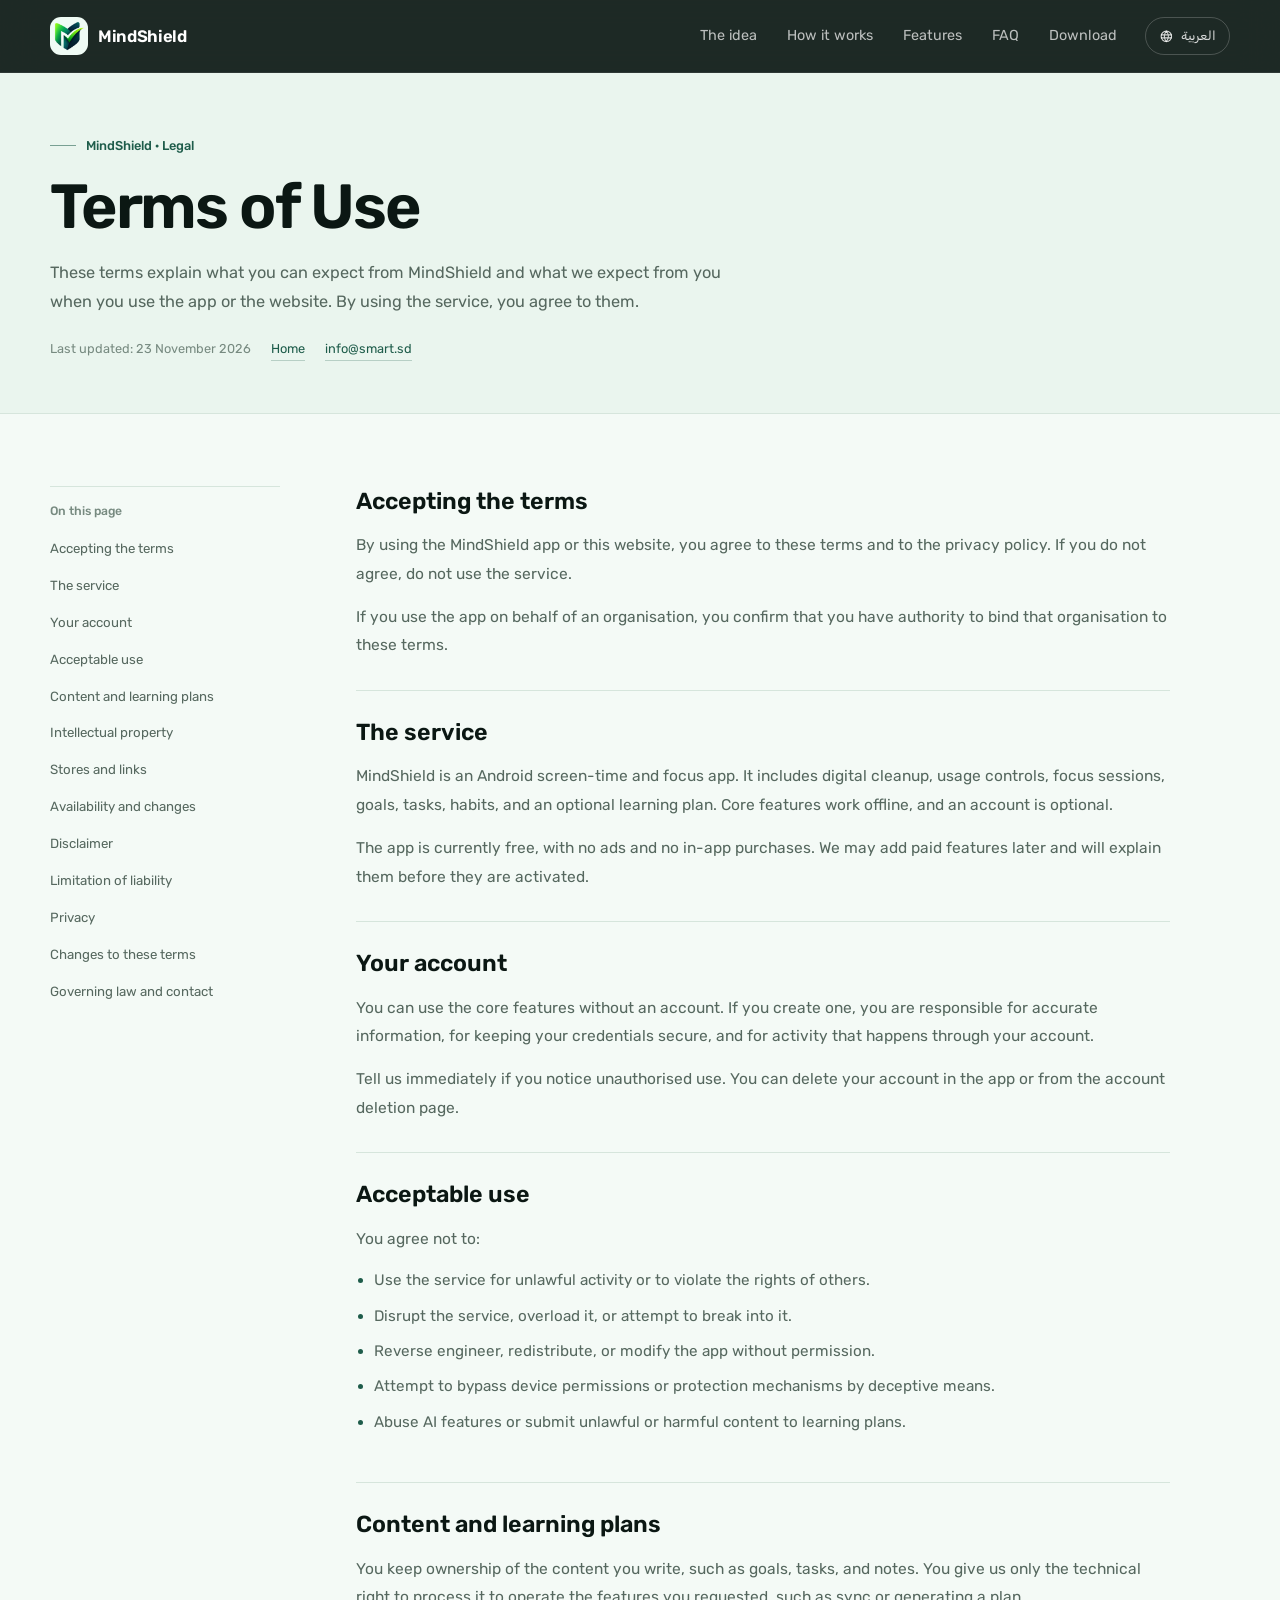
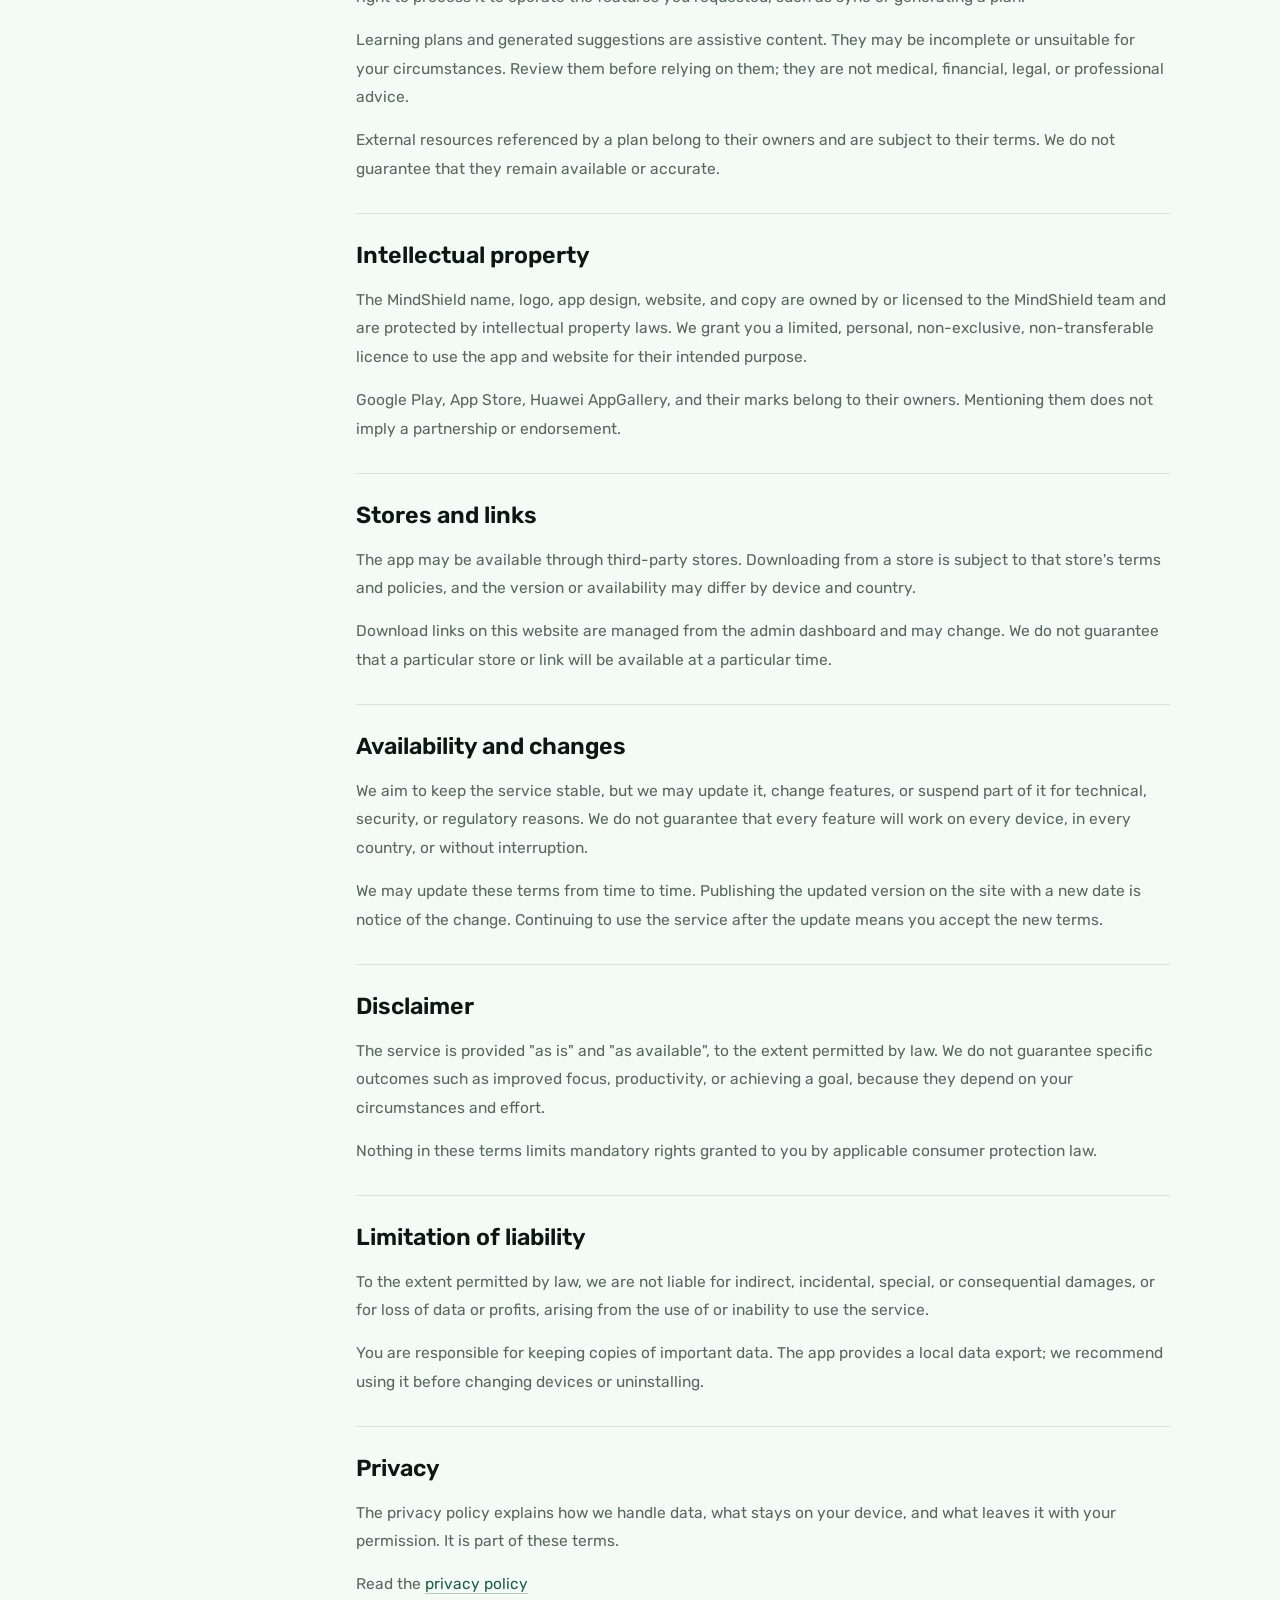
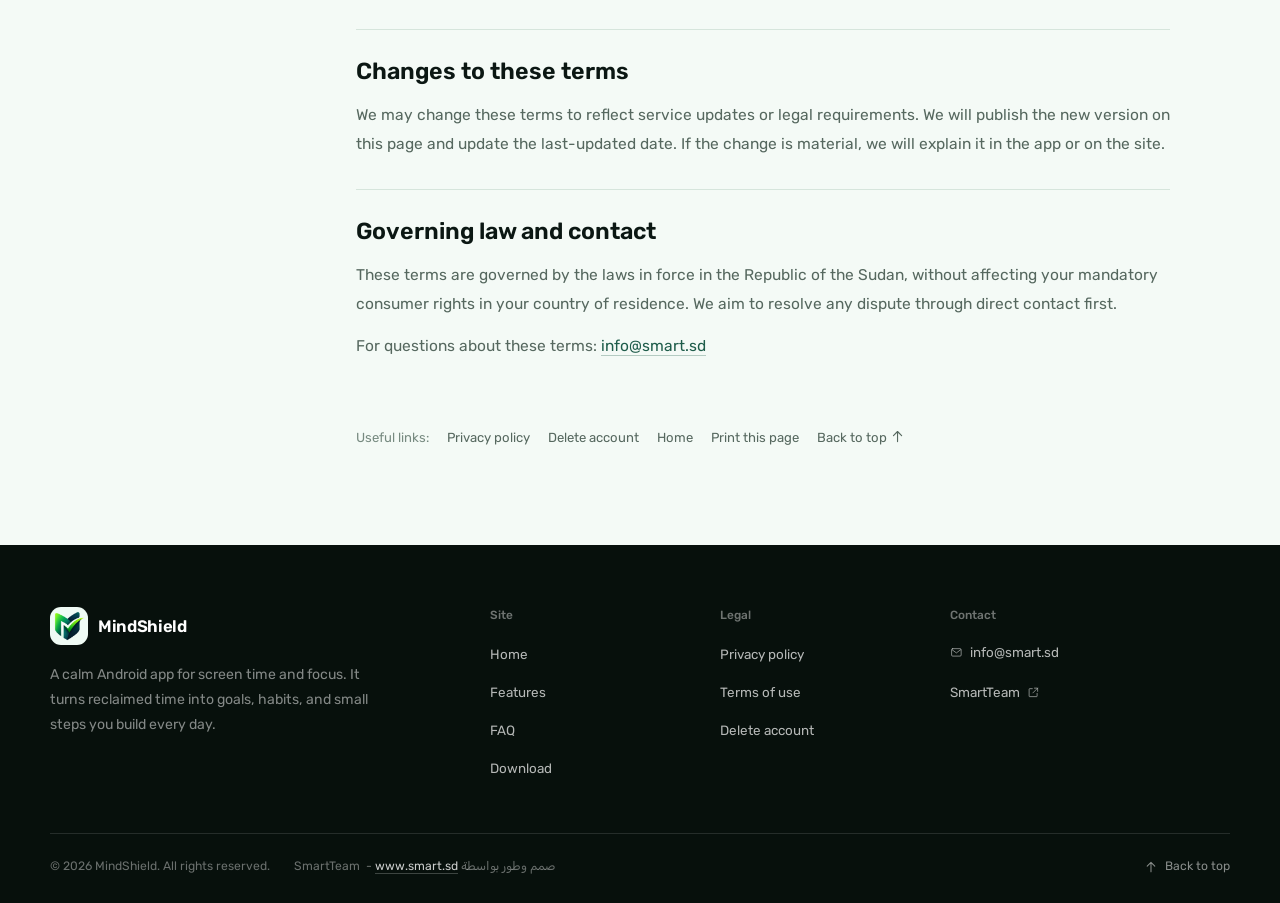
<file: en/terms/index.html>
<!DOCTYPE html><html lang="en" dir="ltr"> <head><meta charset="utf-8"><meta name="viewport" content="width=device-width, initial-scale=1"><title>Terms of Use — MindShield</title><meta name="description" content="The terms for using the MindShield app and website: optional accounts, content, limitations, and changes."><link rel="canonical" href="https://mindshield.smart.sd/en/terms/"><link rel="alternate" hreflang="ar" href="https://mindshield.smart.sd/terms/"><link rel="alternate" hreflang="en" href="https://mindshield.smart.sd/en/terms/"><link rel="alternate" hreflang="x-default" href="https://mindshield.smart.sd/terms/"><link rel="sitemap" type="application/xml" href="/sitemap.xml"><meta name="robots" content="index, follow, max-image-preview:large"><meta name="theme-color" content="#0b1713"><meta name="color-scheme" content="light"><meta name="application-name" content="MindShield"><meta name="author" content="SmartTeam"><meta name="format-detection" content="telephone=no"><link rel="icon" href="/icons/favicon-32.png" sizes="32x32" type="image/png"><link rel="icon" href="/icons/icon-192.png" sizes="192x192" type="image/png"><link rel="apple-touch-icon" href="/icons/apple-touch-icon.png"><link rel="manifest" href="/site.webmanifest"><link rel="preload" href="/fonts/rubik-regular.woff2" as="font" type="font/woff2" crossorigin><link rel="preload" href="/fonts/rubik-semibold.woff2" as="font" type="font/woff2" crossorigin><meta property="og:type" content="website"><meta property="og:site_name" content="MindShield"><meta property="og:title" content="Terms of Use — MindShield"><meta property="og:description" content="The terms for using the MindShield app and website: optional accounts, content, limitations, and changes."><meta property="og:url" content="https://mindshield.smart.sd/en/terms/"><meta property="og:image" content="https://mindshield.smart.sd/og/og_en.jpg"><meta property="og:image:type" content="image/jpeg"><meta property="og:image:width" content="1200"><meta property="og:image:height" content="630"><meta property="og:image:alt" content="MindShield terms of use"><meta property="og:locale" content="en_US"><meta property="og:locale:alternate" content="ar_AR"><meta name="twitter:card" content="summary_large_image"><meta name="twitter:title" content="Terms of Use — MindShield"><meta name="twitter:description" content="The terms for using the MindShield app and website: optional accounts, content, limitations, and changes."><meta name="twitter:image" content="https://mindshield.smart.sd/og/og_en.jpg"><meta name="twitter:image:alt" content="MindShield terms of use"><script type="application/ld+json">{"@context":"https://schema.org","@type":"Organization","@id":"https://mindshield.smart.sd/#organization","name":"MindShield","url":"https://mindshield.smart.sd/","logo":{"@type":"ImageObject","url":"https://mindshield.smart.sd/brand/icon-512.png","width":512,"height":512},"email":"info@smart.sd","foundingOrganization":{"@type":"Organization","name":"SmartTeam","url":"https://www.smart.sd"},"contactPoint":{"@type":"ContactPoint","contactType":"technical support","email":"info@smart.sd","availableLanguage":["ar","en"]}}</script><script type="application/ld+json">{"@context":"https://schema.org","@type":"WebSite","@id":"https://mindshield.smart.sd/#website","name":"MindShield","url":"https://mindshield.smart.sd/","description":"Take back your time. Build a better you.","inLanguage":["ar","en"],"publisher":{"@id":"https://mindshield.smart.sd/#organization"}}</script><script type="application/ld+json">{"@context":"https://schema.org","@type":"WebPage","@id":"https://mindshield.smart.sd/en/terms/#webpage","url":"https://mindshield.smart.sd/en/terms/","name":"Terms of Use — MindShield","description":"The terms for using the MindShield app and website: optional accounts, content, limitations, and changes.","inLanguage":"en","isPartOf":{"@id":"https://mindshield.smart.sd/#website"},"about":{"@id":"https://mindshield.smart.sd/#app"},"primaryImageOfPage":{"@type":"ImageObject","url":"https://mindshield.smart.sd/og/og_en.jpg","width":1200,"height":630}}</script><script type="application/ld+json">{"@context":"https://schema.org","@type":"BreadcrumbList","itemListElement":[{"@type":"ListItem","position":1,"name":"Home","item":"https://mindshield.smart.sd/en/"},{"@type":"ListItem","position":2,"name":"Terms of Use","item":"https://mindshield.smart.sd/en/terms/"}]}</script><link rel="stylesheet" href="/_astro/BaseLayout.BWOoUILX.css"></head> <body id="top" data-locale="en"> <a class="skip-link" href="#main">Skip to content</a> <header class="site-header"> <div class="wrap header-inner"> <a class="brand" href="/en/" aria-label="MindShield, home"> <span class="brand-mark" aria-hidden="true"> <img src="/brand/icon-512.png" alt="" width="38" height="38" decoding="async"> </span> <span class="brand-word">MindShield</span> </a> <nav class="nav" aria-label="Main navigation"> <a href="/en/#idea">The idea</a><a href="/en/#how">How it works</a><a href="/en/#features">Features</a><a href="/en/#faq">FAQ</a><a href="/en/#download">Download</a> </nav> <a class="lang-switch" href="/terms/" hreflang="ar" lang="ar"> <svg class="icon" viewBox="0 0 24 24" fill="none" stroke="currentColor" stroke-width="1.8" stroke-linecap="round" stroke-linejoin="round" aria-hidden="true" focusable="false">  <circle cx="12" cy="12" r="8.5"/><path d="M3.8 9.5h16.4M3.8 14.5h16.4M12 3.5c2.2 2.3 3.3 5.1 3.3 8.5S14.2 18.2 12 20.5c-2.2-2.3-3.3-5.1-3.3-8.5S9.8 5.8 12 3.5z"/> </svg> <span>العربية</span> </a> <details class="menu"> <summary aria-label="Menu"> <svg class="icon" viewBox="0 0 24 24" fill="none" stroke="currentColor" stroke-width="1.8" stroke-linecap="round" stroke-linejoin="round" aria-hidden="true" focusable="false">  <path d="M4 7h16M4 12h16M4 17h16"/> </svg> </summary> <div class="menu-panel"> <a href="/en/#idea">The idea</a><a href="/en/#how">How it works</a><a href="/en/#features">Features</a><a href="/en/#faq">FAQ</a><a href="/en/#download">Download</a> <a class="lang-switch" href="/terms/" hreflang="ar" lang="ar"> <svg class="icon" viewBox="0 0 24 24" fill="none" stroke="currentColor" stroke-width="1.8" stroke-linecap="round" stroke-linejoin="round" aria-hidden="true" focusable="false">  <circle cx="12" cy="12" r="8.5"/><path d="M3.8 9.5h16.4M3.8 14.5h16.4M12 3.5c2.2 2.3 3.3 5.1 3.3 8.5S14.2 18.2 12 20.5c-2.2-2.3-3.3-5.1-3.3-8.5S9.8 5.8 12 3.5z"/> </svg> <span>العربية</span> </a> </div> </details> </div> </header> <main id="main">  <section class="legal-hero"> <div class="wrap"> <p class="eyebrow">MindShield · Legal</p> <h1>Terms of Use</h1> <p class="legal-intro">These terms explain what you can expect from MindShield and what we expect from you when you use the app or the website. By using the service, you agree to them.</p> <div class="legal-meta"> <span>Last updated: <time datetime="2026-11-23">23 November 2026</time></span> <a href="/en/">Home</a> <a href="mailto:info@smart.sd">info@smart.sd</a> </div> </div> </section> <div class="wrap legal-grid"> <aside class="legal-toc" aria-label="On this page"> <h2>On this page</h2> <ol> <li><a href="#acceptance">Accepting the terms</a></li><li><a href="#service">The service</a></li><li><a href="#account">Your account</a></li><li><a href="#acceptable-use">Acceptable use</a></li><li><a href="#content">Content and learning plans</a></li><li><a href="#ip">Intellectual property</a></li><li><a href="#stores">Stores and links</a></li><li><a href="#availability">Availability and changes</a></li><li><a href="#disclaimer">Disclaimer</a></li><li><a href="#liability">Limitation of liability</a></li><li><a href="#privacy">Privacy</a></li><li><a href="#changes">Changes to these terms</a></li><li><a href="#law">Governing law and contact</a></li> </ol> </aside> <article class="legal-content">  <section class="legal-section" id="acceptance" aria-labelledby="acceptance-title"> <h2 id="acceptance-title">Accepting the terms</h2> <p>By using the MindShield app or this website, you agree to these terms and to the privacy policy. If you do not agree, do not use the service.</p><p>If you use the app on behalf of an organisation, you confirm that you have authority to bind that organisation to these terms.</p> </section><section class="legal-section" id="service" aria-labelledby="service-title"> <h2 id="service-title">The service</h2> <p>MindShield is an Android screen-time and focus app. It includes digital cleanup, usage controls, focus sessions, goals, tasks, habits, and an optional learning plan. Core features work offline, and an account is optional.</p><p>The app is currently free, with no ads and no in-app purchases. We may add paid features later and will explain them before they are activated.</p> </section><section class="legal-section" id="account" aria-labelledby="account-title"> <h2 id="account-title">Your account</h2> <p>You can use the core features without an account. If you create one, you are responsible for accurate information, for keeping your credentials secure, and for activity that happens through your account.</p><p>Tell us immediately if you notice unauthorised use. You can delete your account in the app or from the account deletion page.</p> </section><section class="legal-section" id="acceptable-use" aria-labelledby="acceptable-use-title"> <h2 id="acceptable-use-title">Acceptable use</h2> <p>You agree not to:</p><ul> <li>Use the service for unlawful activity or to violate the rights of others.</li><li>Disrupt the service, overload it, or attempt to break into it.</li><li>Reverse engineer, redistribute, or modify the app without permission.</li><li>Attempt to bypass device permissions or protection mechanisms by deceptive means.</li><li>Abuse AI features or submit unlawful or harmful content to learning plans.</li> </ul> </section><section class="legal-section" id="content" aria-labelledby="content-title"> <h2 id="content-title">Content and learning plans</h2> <p>You keep ownership of the content you write, such as goals, tasks, and notes. You give us only the technical right to process it to operate the features you requested, such as sync or generating a plan.</p><p>Learning plans and generated suggestions are assistive content. They may be incomplete or unsuitable for your circumstances. Review them before relying on them; they are not medical, financial, legal, or professional advice.</p><p>External resources referenced by a plan belong to their owners and are subject to their terms. We do not guarantee that they remain available or accurate.</p> </section><section class="legal-section" id="ip" aria-labelledby="ip-title"> <h2 id="ip-title">Intellectual property</h2> <p>The MindShield name, logo, app design, website, and copy are owned by or licensed to the MindShield team and are protected by intellectual property laws. We grant you a limited, personal, non-exclusive, non-transferable licence to use the app and website for their intended purpose.</p><p>Google Play, App Store, Huawei AppGallery, and their marks belong to their owners. Mentioning them does not imply a partnership or endorsement.</p> </section><section class="legal-section" id="stores" aria-labelledby="stores-title"> <h2 id="stores-title">Stores and links</h2> <p>The app may be available through third-party stores. Downloading from a store is subject to that store&#39;s terms and policies, and the version or availability may differ by device and country.</p><p>Download links on this website are managed from the admin dashboard and may change. We do not guarantee that a particular store or link will be available at a particular time.</p> </section><section class="legal-section" id="availability" aria-labelledby="availability-title"> <h2 id="availability-title">Availability and changes</h2> <p>We aim to keep the service stable, but we may update it, change features, or suspend part of it for technical, security, or regulatory reasons. We do not guarantee that every feature will work on every device, in every country, or without interruption.</p><p>We may update these terms from time to time. Publishing the updated version on the site with a new date is notice of the change. Continuing to use the service after the update means you accept the new terms.</p> </section><section class="legal-section" id="disclaimer" aria-labelledby="disclaimer-title"> <h2 id="disclaimer-title">Disclaimer</h2> <p>The service is provided &quot;as is&quot; and &quot;as available&quot;, to the extent permitted by law. We do not guarantee specific outcomes such as improved focus, productivity, or achieving a goal, because they depend on your circumstances and effort.</p><p>Nothing in these terms limits mandatory rights granted to you by applicable consumer protection law.</p> </section><section class="legal-section" id="liability" aria-labelledby="liability-title"> <h2 id="liability-title">Limitation of liability</h2> <p>To the extent permitted by law, we are not liable for indirect, incidental, special, or consequential damages, or for loss of data or profits, arising from the use of or inability to use the service.</p><p>You are responsible for keeping copies of important data. The app provides a local data export; we recommend using it before changing devices or uninstalling.</p> </section><section class="legal-section" id="privacy" aria-labelledby="privacy-title"> <h2 id="privacy-title">Privacy</h2> <p>The privacy policy explains how we handle data, what stays on your device, and what leaves it with your permission. It is part of these terms.</p><p> Read the  <a class="legal-link" href="/en/privacy/">privacy policy</a> </p> </section><section class="legal-section" id="changes" aria-labelledby="changes-title"> <h2 id="changes-title">Changes to these terms</h2> <p>We may change these terms to reflect service updates or legal requirements. We will publish the new version on this page and update the last-updated date. If the change is material, we will explain it in the app or on the site.</p> </section><section class="legal-section" id="law" aria-labelledby="law-title"> <h2 id="law-title">Governing law and contact</h2> <p>These terms are governed by the laws in force in the Republic of the Sudan, without affecting your mandatory consumer rights in your country of residence. We aim to resolve any dispute through direct contact first.</p><p> For questions about these terms:  <a class="legal-link" href="mailto:info@smart.sd">info@smart.sd</a> </p> </section> <div class="legal-back"> <span>Useful links:</span> <a href="/en/privacy/">Privacy policy</a><a href="/en/delete-account/">Delete account</a> <a href="/en/">Home</a> <button class="legal-print" type="button" data-print>Print this page</button> <a href="#top">Back to top <svg class="icon" viewBox="0 0 24 24" fill="none" stroke="currentColor" stroke-width="1.8" stroke-linecap="round" stroke-linejoin="round" aria-hidden="true" focusable="false">  <path d="M12 20V4M5.5 10.5L12 4l6.5 6.5"/> </svg></a> </div> </article> </div><script type="module">var e=document.querySelector(`[data-print]`);e instanceof HTMLButtonElement&&e.addEventListener(`click`,()=>window.print());</script>  </main> <footer class="site-footer"> <div class="wrap"> <div class="footer-top"> <div class="footer-brand"> <a class="brand" href="/en/" aria-label="MindShield, home"> <span class="brand-mark" aria-hidden="true"> <img src="/brand/icon-512.png" alt="" width="38" height="38" decoding="async"> </span> <span class="brand-word">MindShield</span> </a> <p>A calm Android app for screen time and focus. It turns reclaimed time into goals, habits, and small steps you build every day.</p> </div> <div class="footer-col"> <h2>Site</h2> <ul> <li><a href="/en/">Home</a></li> <li><a href="/en/#features">Features</a></li> <li><a href="/en/#faq">FAQ</a></li> <li><a href="/en/#download">Download</a></li> </ul> </div> <div class="footer-col"> <h2>Legal</h2> <ul> <li><a href="/en/privacy/">Privacy policy</a></li> <li><a href="/en/terms/">Terms of use</a></li> <li><a href="/en/delete-account/">Delete account</a></li> </ul> </div> <div class="footer-col"> <h2>Contact</h2> <ul> <li> <a class="footer-email" href="mailto:info@smart.sd"> <svg class="icon" viewBox="0 0 24 24" fill="none" stroke="currentColor" stroke-width="1.8" stroke-linecap="round" stroke-linejoin="round" aria-hidden="true" focusable="false">  <rect x="3" y="5" width="18" height="14" rx="2"/><path d="M4 7l8 6 8-6"/> </svg> info@smart.sd </a> </li> <li> <a href="https://www.smart.sd" target="_blank" rel="noopener noreferrer"> SmartTeam <svg class="icon" viewBox="0 0 24 24" fill="none" stroke="currentColor" stroke-width="1.8" stroke-linecap="round" stroke-linejoin="round" aria-hidden="true" focusable="false">  <path d="M14 4h6v6M20 4l-9 9"/><path d="M19 14v5a1 1 0 0 1-1 1H5a1 1 0 0 1-1-1V6a1 1 0 0 1 1-1h5"/> </svg> </a> </li> </ul> </div> </div> <div class="footer-bottom"> <div class="footer-legal"> <p>© 2026 MindShield. All rights reserved.</p> <p class="credit" dir="rtl">صمم وطور بواسطة SmartTeam  - <a href="https://www.smart.sd" target="_blank" rel="noopener noreferrer">www.smart.sd</a></p> </div> <a class="to-top" href="#top"> <svg class="icon" viewBox="0 0 24 24" fill="none" stroke="currentColor" stroke-width="1.8" stroke-linecap="round" stroke-linejoin="round" aria-hidden="true" focusable="false">  <path d="M12 20V4M5.5 10.5L12 4l6.5 6.5"/> </svg> <span>Back to top</span> </a> </div> </div> </footer><script type="module">var e=`https://wimodzszhbbdkhtufcbz.supabase.co`.replace(/\/+$/,``),t=`sb_publishable_5cq_kbOyuCzBah3dL9xS2g_Z_9HLXGB`;function n(){return navigator.doNotTrack===`1`||navigator.globalPrivacyControl===!0}function r(){let e=navigator.userAgent||``;return/Mobi|Android|iPhone|iPod/i.test(e)?`mobile`:/iPad|Tablet/i.test(e)?`tablet`:`desktop`}function i(e){if(!e)return null;try{return new URL(e).hostname.toLowerCase()}catch{return null}}function a(e,t){if(t)return`campaign`;if(!e)return`direct`;let n=i(e);return n?n===location.hostname?`internal`:[`google.`,`bing.com`,`duckduckgo.com`,`yahoo.`,`yandex.`,`baidu.com`,`search.brave.com`,`ecosia.org`].some(e=>n===e||n.endsWith(`.`+e)||n.includes(e))?`search`:[`facebook.com`,`instagram.com`,`twitter.com`,`x.com`,`tiktok.com`,`linkedin.com`,`reddit.com`,`youtube.com`,`snapchat.com`,`pinterest.com`,`whatsapp.com`,`t.me`,`telegram.org`].some(e=>n===e||n.endsWith(`.`+e))?`social`:`referral`:`referral`}function o(r){if(!e||n())return;let i=`${e}/rest/v1/rpc/record_site_event`,a=JSON.stringify({p_event:r});fetch(i,{method:`POST`,headers:{apikey:t,Authorization:`Bearer ${t}`,"Content-Type":`application/json`},body:a,credentials:`omit`,keepalive:!0,referrerPolicy:`no-referrer`}).catch(()=>{})}function s(){let e=new URLSearchParams(location.search),t=e.get(`utm_source`),n=e.get(`utm_medium`),s=e.get(`utm_campaign`),c=document.referrer||``;o({event_type:`pageview`,path:location.pathname||`/`,locale:document.documentElement.lang===`en`?`en`:`ar`,referrer_source:a(c,t),referrer_host:i(c),utm_source:t,utm_medium:n,utm_campaign:s,device_type:r()})}function c(){document.addEventListener(`click`,e=>{let t=e.target?.closest?.(`a[data-store]`);if(!t)return;let n=t.getAttribute(`data-store`);n&&o({event_type:`download_click`,path:location.pathname||`/`,locale:document.documentElement.lang===`en`?`en`:`ar`,referrer_source:`internal`,device_type:r(),store_key:n})},{capture:!0})}function l(){s(),c()}typeof window<`u`&&(document.readyState===`loading`?document.addEventListener(`DOMContentLoaded`,l,{once:!0}):l());</script> </body> </html>
</file>
<file: _astro/BaseLayout.BWOoUILX.css>
@font-face{font-family:Rubik;src:url(/fonts/rubik-regular.woff2)format("woff2");font-weight:400;font-style:normal;font-display:swap}@font-face{font-family:Rubik;src:url(/fonts/rubik-medium.woff2)format("woff2");font-weight:500;font-style:normal;font-display:swap}@font-face{font-family:Rubik;src:url(/fonts/rubik-semibold.woff2)format("woff2");font-weight:600;font-style:normal;font-display:swap}:root{--paper:#f4faf6;--paper-2:#eaf5ee;--paper-3:#fff;--ink:#0b1713;--ink-2:#13231c;--forest:#1e5c4a;--forest-2:#164437;--sage:#56685f;--sage-2:#778a80;--mint:#b7ebd8;--mint-2:#ddf5e9;--line:#d6e5dc;--line-strong:#b9cfc3;--white:#fff;--danger:#b3261e;--font:"Rubik", "Segoe UI", system-ui, -apple-system, sans-serif;--wrap:1180px;--gutter:clamp(20px, 5vw, 48px);--header-h:72px;--radius-sm:12px;--radius:20px;--radius-lg:30px;--shadow-sm:0 1px 2px #0b17130d, 0 16px 40px -28px #0b171347;--shadow-lg:0 40px 90px -45px #0b17137a;--ease:cubic-bezier(.2, .7, .2, 1)}*,:before,:after{box-sizing:border-box}html{color-scheme:light;scroll-behavior:smooth;-webkit-text-size-adjust:100%}body{background:var(--paper);color:var(--ink);font-family:var(--font);text-rendering:optimizelegibility;-webkit-font-smoothing:antialiased;margin:0;font-size:1.0625rem;line-height:1.7}html[lang=ar] body{line-height:1.85}img,svg{max-width:100%}img{height:auto}button,input,select,textarea{font:inherit}a{color:inherit}::selection{background:var(--mint);color:var(--ink)}:focus-visible{outline:3px solid var(--forest);outline-offset:3px;border-radius:4px}.section--dark :focus-visible,.site-header :focus-visible,.site-footer :focus-visible{outline-color:var(--mint)}.skip-link{z-index:999;background:var(--mint);color:var(--ink);transition:transform .18s var(--ease);border-radius:10px;padding:12px 18px;font-weight:500;text-decoration:none;position:fixed;inset-block-start:12px;inset-inline-start:12px;transform:translateY(-160%)}.skip-link:focus{transform:translateY(0)}.wrap{width:min(100% - (var(--gutter) * 2), var(--wrap));margin-inline:auto}.section{padding-block:clamp(64px,9vw,112px)}.section--paper{background:var(--paper)}.section--mint{background:var(--paper-2)}.section--white{background:var(--paper-3)}.section--dark{background:var(--ink);color:var(--white)}.section[id]{scroll-margin-top:calc(var(--header-h) + 18px)}.eyebrow{color:var(--forest);align-items:center;gap:10px;margin:0 0 18px;font-size:.8rem;font-weight:500;line-height:1.4;display:flex}.eyebrow:before{content:"";opacity:.55;background:currentColor;flex:none;width:26px;height:1px}.section--dark .eyebrow{color:var(--mint)}.h2{letter-spacing:-.03em;text-wrap:balance;margin:0 0 22px;font-size:clamp(2rem,4.2vw,3.4rem);font-weight:600;line-height:1.1}html[lang=ar] .h2,html[lang=ar] .h1{letter-spacing:0;line-height:1.28}.h1{letter-spacing:-.045em;text-wrap:balance;margin:0 0 24px;font-size:clamp(2.8rem,6.5vw,5.4rem);font-weight:600;line-height:1.02}.lead{max-width:61ch;color:var(--sage);margin:0;font-size:clamp(1.04rem,1.5vw,1.2rem);line-height:1.75}.section--dark .lead{color:#ffffffb3}.muted{color:var(--sage-2)}.btn{cursor:pointer;min-height:48px;transition:background-color .18s var(--ease), border-color .18s var(--ease), color .18s var(--ease), transform .18s var(--ease);border:1px solid #0000;border-radius:14px;justify-content:center;align-items:center;gap:9px;padding:0 22px;font-size:.95rem;font-weight:500;line-height:1.2;text-decoration:none;display:inline-flex}.btn--primary{background:var(--mint);color:var(--ink)}.btn--primary:hover{background:#d0f4e3;transform:translateY(-1px)}.btn--ghost{color:var(--white);border-color:#ffffff42}.btn--ghost:hover{background:#ffffff0f;border-color:#ffffff85}.btn--forest{background:var(--forest);color:var(--white)}.btn--forest:hover{background:var(--forest-2)}.btn--small{border-radius:11px;min-height:40px;padding:0 16px;font-size:.85rem}.btn--outline{border-color:var(--line-strong);color:var(--ink)}.btn--outline:hover{border-color:var(--forest);background:var(--paper-3)}.link-arrow{color:var(--forest);transition:gap .18s var(--ease), border-color .18s var(--ease);border-bottom:1px solid #1e5c4a47;align-items:center;gap:8px;padding-bottom:2px;font-weight:500;text-decoration:none;display:inline-flex}.link-arrow:hover{border-color:var(--forest);gap:12px}.section--dark .link-arrow{color:var(--mint);border-color:#b7ebd852}.icon{vertical-align:-.15em;flex:none;width:1.15em;height:1.15em;display:inline-block}.icon--directional{transition:transform .18s var(--ease)}html[dir=rtl] .icon--directional{transform:scaleX(-1)}.site-header{z-index:100;color:var(--white);backdrop-filter:blur(18px)saturate(140%);background:#0b1713eb;border-bottom:1px solid #ffffff14;position:sticky;inset-block-start:0}.header-inner{min-height:var(--header-h);align-items:center;gap:28px;display:flex}.brand{color:var(--white);align-items:center;gap:10px;margin-inline-end:auto;line-height:1;text-decoration:none;display:inline-flex}.brand-mark{background:var(--mint);border-radius:11px;flex:none;place-items:center;width:38px;height:38px;display:grid;overflow:hidden}.brand-mark img{object-fit:cover;width:100%;height:100%}.brand-word{letter-spacing:-.02em;font-size:1.04rem;font-weight:600}.nav{align-items:center;gap:clamp(18px,2.4vw,30px);display:flex}.nav a{color:#ffffffb3;transition:color .16s var(--ease);font-size:.9rem;text-decoration:none}.nav a:hover{color:var(--white)}.lang-switch{color:#ffffffd1;white-space:nowrap;min-height:38px;transition:border-color .16s var(--ease), color .16s var(--ease);border:1px solid #fff3;border-radius:999px;align-items:center;gap:7px;padding:0 13px;font-size:.8rem;text-decoration:none;display:inline-flex}.lang-switch:hover{color:var(--white);border-color:#ffffff80}.menu{display:none;position:relative}.menu summary{width:40px;height:40px;color:var(--white);cursor:pointer;border:1px solid #fff3;border-radius:11px;place-items:center;list-style:none;display:grid}.menu summary::-webkit-details-marker{display:none}.menu-panel{background:var(--ink-2);width:min(78vw,280px);box-shadow:var(--shadow-lg);border:1px solid #ffffff1f;border-radius:16px;padding:10px;position:absolute;inset-block-start:calc(100% + 12px);inset-inline-end:0}.menu-panel a{color:#ffffffc2;border-radius:9px;padding:11px 12px;font-size:.92rem;text-decoration:none;display:block}.menu-panel a:hover{color:var(--white);background:#ffffff0f}.menu-panel .lang-switch{border:0;margin-top:6px;padding-inline:12px}.hero{background:var(--ink);color:var(--white);padding-block:clamp(52px,7vw,88px) clamp(64px,8vw,104px);position:relative;overflow:hidden}.hero:before{content:"";pointer-events:none;background:radial-gradient(circle at 76% 18%,#1e5c4a8c,#0000 38%),radial-gradient(circle at 18% 82%,#1e5c4a38,#0000 42%);position:absolute;inset:0}.hero:after{content:"";opacity:.42;pointer-events:none;background-image:radial-gradient(#b7ebd824 1px,#0000 1px);background-size:28px 28px;position:absolute;inset:0;mask-image:linear-gradient(#0000008c,#0000 64%)}.hero-grid{z-index:1;grid-template-columns:minmax(0,1.06fr) minmax(0,.94fr);align-items:center;gap:clamp(36px,6vw,78px);display:grid;position:relative}.hero-copy{max-width:650px}.hero-brandline{color:#ffffffb3;background:#ffffff0a;border:1px solid #ffffff26;border-radius:999px;align-items:center;gap:9px;margin:0 0 28px;padding:7px 13px 7px 9px;font-size:.78rem;line-height:1.4;display:inline-flex}.hero-brandline .dot{background:var(--mint);border-radius:50%;flex:none;width:7px;height:7px;box-shadow:0 0 0 4px #b7ebd81a}.hero-title{letter-spacing:-.05em;text-wrap:balance;margin:0 0 26px;font-size:clamp(2.8rem,6.4vw,5.4rem);font-weight:600;line-height:1.02}html[lang=ar] .hero-title{letter-spacing:0;font-size:clamp(2.65rem,6vw,5.05rem);line-height:1.22}.hero-title span{display:block}.hero-lead{color:#ffffffb3;max-width:54ch;margin:0;font-size:clamp(1.02rem,1.5vw,1.16rem);line-height:1.8}.hero-actions{flex-wrap:wrap;gap:12px;margin-top:32px;display:flex}.hero-trust{color:#fff9;border-top:1px solid #ffffff1a;flex-wrap:wrap;gap:12px 22px;margin-top:30px;padding-top:20px;font-size:.82rem;display:flex}.hero-trust span{align-items:center;gap:7px;display:inline-flex}.hero-trust .icon{color:var(--mint)}.hero-meta{color:#ffffff61;margin:14px 0 0;font-size:.75rem}.hero-art{justify-content:center;align-items:center;min-height:520px;display:flex;position:relative}.hero-rings{aspect-ratio:1;border:1px solid #b7ebd821;border-radius:50%;width:min(124%,640px);animation:9s ease-in-out infinite breathe;position:absolute}.hero-rings:before,.hero-rings:after{content:"";border:1px solid #b7ebd817;border-radius:50%;position:absolute}.hero-rings:before{inset:12%}.hero-rings:after{inset:26%}.hero-poster{z-index:1;width:min(100%,356px);animation:poster-in .9s var(--ease) both;border:1px solid #ffffff2e;border-radius:28px;position:relative;overflow:hidden;transform:rotate(-2.4deg);box-shadow:0 46px 90px -34px #000000b8}html[dir=rtl] .hero-poster{transform:rotate(2.4deg)}.hero-poster img{width:100%;display:block}.hero-chip{z-index:2;color:var(--ink);backdrop-filter:blur(8px);background:#f4faf6f5;border:1px solid #ffffffb3;border-radius:16px;align-items:center;gap:11px;padding:11px 15px;display:flex;position:absolute;inset-block-end:34px;inset-inline-end:-14px;box-shadow:0 18px 44px -18px #00000080}.hero-chip-ring{border:3px solid var(--mint);width:36px;height:36px;color:var(--forest);border-radius:50%;flex:none;place-items:center;font-size:.6rem;font-weight:600;line-height:1;display:grid}.hero-chip-copy{gap:1px;display:grid}.hero-chip-title{color:var(--sage);font-size:.66rem;line-height:1.3}.hero-chip-value{color:var(--ink);font-size:.9rem;font-weight:600;line-height:1.3}.hero-chip-note{color:var(--sage-2);font-size:.64rem;line-height:1.3}.facts{background:var(--paper-3);border-bottom:1px solid var(--line)}.facts dl{grid-template-columns:repeat(4,minmax(0,1fr));margin:0;display:grid}.facts dl>div{border-inline-start:1px solid var(--line);padding:20px clamp(14px,2.4vw,28px)}.facts dl>div:first-child{border-inline-start:0;padding-inline-start:0}.facts dt{color:var(--sage-2);margin:0 0 4px;font-size:.72rem;line-height:1.4}.facts dd{margin:0;font-size:.98rem;font-weight:600;line-height:1.4}.idea-grid{grid-template-columns:minmax(0,.92fr) minmax(0,1.08fr);align-items:start;gap:clamp(36px,7vw,96px);display:grid}.idea-title{letter-spacing:-.04em;text-wrap:balance;margin:0 0 24px;font-size:clamp(2.5rem,5vw,4.3rem);font-weight:600;line-height:1.06}html[lang=ar] .idea-title{letter-spacing:0;line-height:1.26}.idea-body{color:var(--sage);margin:24px 0 0;font-size:1.02rem;line-height:1.8}.principles{border-top:1px solid var(--line);margin:40px 0 0}.principle{border-bottom:1px solid var(--line);grid-template-columns:minmax(0,13rem) minmax(0,1fr);gap:24px;padding:21px 0;display:grid}.principle h3{margin:0;font-size:1.02rem;font-weight:600;line-height:1.5}.principle p{color:var(--sage);margin:0;font-size:.95rem;line-height:1.7}.how-head{max-width:720px}.steps{grid-template-columns:repeat(3,minmax(0,1fr));gap:clamp(24px,4vw,56px);margin-top:54px;display:grid;position:relative}.steps:before{content:"";background:var(--line-strong);height:1px;position:absolute;inset-block-start:25px;inset-inline:0}.step{padding-top:68px;position:relative}.step-num{border:1px solid var(--line-strong);background:var(--paper-2);width:50px;height:50px;color:var(--forest);letter-spacing:.02em;border-radius:50%;place-items:center;font-size:.74rem;font-weight:600;display:grid;position:absolute;inset-block-start:0;inset-inline-start:0}.step h3{margin:0 0 8px;font-size:clamp(1.35rem,2vw,1.65rem);font-weight:600;line-height:1.3}.step p{max-width:34ch;color:var(--sage);margin:0;font-size:.96rem;line-height:1.75}.how-note{border-inline-start:3px solid var(--forest);color:var(--ink);background:#ffffff85;margin:48px 0 0;padding:20px 24px;font-size:1rem;line-height:1.7}.feature{padding-block:clamp(64px,8vw,104px)}.feature+.feature{border-top:1px solid var(--line)}.feature--white{background:var(--paper-3)}.feature--paper{background:var(--paper)}.feature-grid{grid-template-columns:minmax(0,1.05fr) minmax(0,.8fr);align-items:center;gap:clamp(36px,7vw,92px);display:grid}.feature--reverse .feature-copy{grid-area:1/2}.feature--reverse .feature-visual{grid-area:1/1}.feature-copy{max-width:570px}.feature-copy h2{max-width:22ch}.feature-copy .lead{max-width:55ch}.feature-points{gap:12px;margin:28px 0 0;padding:0;list-style:none;display:grid}.feature-points li{color:var(--sage);align-items:flex-start;gap:11px;font-size:.94rem;line-height:1.7;display:flex}.feature-points .icon{color:var(--forest);margin-top:4px}.feature-visual{justify-content:center;display:flex;position:relative}.feature-figure{justify-items:center;gap:14px;margin:0;display:grid}.feature-figure figcaption{color:var(--sage-2);letter-spacing:.01em;text-align:center;font-size:.76rem}.poster-frame{border:1px solid var(--line);background:var(--paper-3);width:min(100%,330px);box-shadow:var(--shadow-lg);border-radius:26px;overflow:hidden;transform:rotate(1.6deg)}html[dir=rtl] .poster-frame{transform:rotate(-1.6deg)}.poster-frame img{width:100%;display:block}.phone-frame{background:var(--ink);border:1px solid #ffffff14;border-radius:36px;width:min(100%,298px);padding:9px;box-shadow:0 34px 78px -36px #0b17139e}.phone-frame img{border-radius:27px;width:100%;display:block}.phone-pair{justify-content:center;align-items:flex-end;gap:0;display:flex}.phone-pair .phone-frame{flex:none;width:min(46%,238px)}.phone-pair .phone-frame+.phone-frame{margin-inline-start:-30px;transform:translateY(28px)}.manifesto{background:var(--ink);color:var(--white);position:relative;overflow:hidden}.manifesto:before{content:"";pointer-events:none;border:1px solid #b7ebd81a;border-radius:50%;width:560px;height:560px;position:absolute;inset-block-start:-30%;inset-inline-end:-12%}.manifesto-grid{z-index:1;grid-template-columns:minmax(0,1.05fr) minmax(0,.95fr);align-items:end;gap:clamp(32px,6vw,84px);display:grid;position:relative}.manifesto-title{letter-spacing:-.04em;text-wrap:balance;margin:0;font-size:clamp(2.2rem,4.8vw,4rem);font-weight:600;line-height:1.08}html[lang=ar] .manifesto-title{letter-spacing:0;line-height:1.3}.manifesto-copy p{color:#ffffffb3;margin:0;font-size:1.02rem;line-height:1.8}.manifesto-note{color:#ffffff75;border-top:1px solid #ffffff24;margin:24px 0 0;padding-top:18px;font-size:.82rem;line-height:1.7}.gallery-head{justify-content:space-between;align-items:flex-end;gap:24px;display:flex}.gallery-head .lead{max-width:46ch}.gallery-controls{flex:none;gap:8px;display:flex}.gallery-btn{border:1px solid var(--line-strong);width:44px;height:44px;color:var(--ink);cursor:pointer;transition:background-color .16s var(--ease), border-color .16s var(--ease);background:0 0;border-radius:50%;place-items:center;padding:0;display:grid}.gallery-btn:hover{border-color:var(--forest);background:var(--paper-3)}.gallery-btn:disabled{opacity:.32;cursor:default;border-color:var(--line);background:0 0}.filmstrip{overscroll-behavior-inline:contain;scroll-snap-type:x mandatory;scrollbar-width:thin;scrollbar-color:var(--line-strong) transparent;gap:clamp(16px,2.4vw,28px);margin:38px 0 0;padding:4px 0 22px;display:flex;overflow-x:auto}.filmstrip figure{scroll-snap-align:start;flex:0 0 clamp(220px,26vw,296px);margin:0}.filmstrip .poster{border:1px solid var(--line);background:var(--paper-3);box-shadow:var(--shadow-sm);border-radius:22px;overflow:hidden}.filmstrip .poster img{width:100%;display:block}.filmstrip figcaption{color:var(--sage);margin-top:11px;font-size:.82rem;line-height:1.5}.privacy-band{background:var(--ink);color:var(--white)}.privacy-head{max-width:760px}.privacy-grid{grid-template-columns:repeat(3,minmax(0,1fr));gap:clamp(24px,4vw,56px);margin-top:54px;display:grid}.privacy-col{border-top:1px solid #ffffff29;padding-top:20px}.privacy-col h3{align-items:center;gap:9px;margin:0 0 17px;font-size:1.05rem;font-weight:600;line-height:1.4;display:flex}.privacy-col h3 .icon{color:var(--mint)}.privacy-col ul{gap:10px;margin:0;padding:0;list-style:none;display:grid}.privacy-col li{color:#ffffffad;padding-inline-start:17px;font-size:.92rem;line-height:1.65;position:relative}.privacy-col li:before{content:"";background:var(--mint);opacity:.72;border-radius:50%;width:5px;height:5px;position:absolute;inset-block-start:.65em;inset-inline-start:0}.privacy-scope{border-top:1px solid #ffffff29;align-items:flex-start;gap:24px;margin-top:48px;padding-top:24px;display:flex}.scope-badge{color:var(--mint);white-space:nowrap;border:1px solid #b7ebd852;border-radius:999px;flex:none;align-items:center;gap:7px;padding:6px 11px;font-size:.76rem;line-height:1.4;display:inline-flex}.scope-copy{color:#ffffff94;max-width:64ch;margin:0;font-size:.88rem;line-height:1.75}.privacy-scope .link-arrow{flex:none;margin-inline-start:auto;font-size:.86rem}.faq-grid{grid-template-columns:minmax(0,.72fr) minmax(0,1.28fr);align-items:start;gap:clamp(36px,7vw,88px);display:grid}.faq-intro{position:sticky;inset-block-start:calc(var(--header-h) + 30px)}.faq-intro .lead{font-size:1rem}.faq-list{border-top:1px solid var(--line)}.faq-item{border-bottom:1px solid var(--line)}.faq-item summary{cursor:pointer;justify-content:space-between;align-items:center;gap:24px;padding:21px 0;font-size:1.02rem;font-weight:500;line-height:1.5;list-style:none;display:flex}.faq-item summary::-webkit-details-marker{display:none}.faq-plus{border:1px solid var(--line-strong);width:28px;height:28px;transition:transform .2s var(--ease), background-color .2s var(--ease);border-radius:50%;flex:none;place-items:center;display:grid;position:relative}.faq-plus:before,.faq-plus:after{content:"";background:var(--forest);border-radius:1px;position:absolute}.faq-plus:before{width:10px;height:1.5px}.faq-plus:after{width:1.5px;height:10px}.faq-item[open] .faq-plus{background:var(--mint-2);transform:rotate(45deg)}.faq-answer{max-width:66ch;color:var(--sage);padding:0 0 24px;font-size:.95rem;line-height:1.8}.faq-answer p{margin:0}.download{background:var(--ink);color:var(--white);position:relative;overflow:hidden}.download:before{content:"";pointer-events:none;border:1px solid #b7ebd81c;border-radius:50%;width:620px;height:620px;position:absolute;inset-block-start:-36%;inset-inline-start:-8%}.download-head{z-index:1;max-width:720px;position:relative}.store-grid{z-index:1;grid-template-columns:repeat(3,minmax(0,1fr));gap:14px;margin-top:42px;display:grid;position:relative}.store-card{min-height:86px;color:var(--white);transition:background-color .18s var(--ease), border-color .18s var(--ease), color .18s var(--ease), transform .18s var(--ease);background:#ffffff0d;border:1px solid #ffffff29;border-radius:17px;align-items:center;gap:13px;padding:17px;text-decoration:none;display:flex}.store-card[data-status=available]:hover{border-color:var(--mint);background:var(--mint);color:var(--ink);transform:translateY(-2px)}.store-card[aria-disabled=true]{cursor:default;opacity:.82}.store-icon{width:42px;height:42px;color:var(--mint);background:#ffffff14;border-radius:12px;flex:none;place-items:center;display:grid}.store-card[data-status=available] .store-icon{background:var(--forest);color:var(--mint)}.store-copy{gap:1px;min-width:0;display:grid}.store-name{font-size:.92rem;font-weight:600;line-height:1.35}.store-sub{color:#ffffff85;font-size:.72rem;line-height:1.4}.store-card[data-status=available] .store-sub{color:#0b17138c}.store-status{color:#ffffffa8;white-space:nowrap;border:1px solid #ffffff2e;border-radius:999px;margin-inline-start:auto;padding:5px 9px;font-size:.66rem;line-height:1.4}.store-card[data-status=available] .store-status{border-color:var(--forest);background:var(--forest);color:var(--white)}.store-card .store-arrow{color:#ffffff6b;flex:none}.store-card[data-status=coming_soon] .store-arrow{display:none}.store-card[data-status=available] .store-arrow{color:var(--forest)}.download-meta{z-index:1;color:#ffffff8f;border-top:1px solid #ffffff1f;flex-wrap:wrap;align-items:center;gap:10px 22px;margin-top:34px;padding-top:20px;font-size:.8rem;display:flex;position:relative}.download-meta span{align-items:center;gap:7px;display:inline-flex}.download-meta .icon{color:var(--mint)}.download-links{flex-wrap:wrap;gap:18px;margin-inline-start:auto;display:flex}.download-links a{color:#ffffffb3;font-size:.8rem;text-decoration:none}.download-links a:hover{color:var(--mint)}.download-meta a{color:inherit;text-decoration:none}.download-meta a:hover{color:var(--mint)}.site-footer{color:#ffffffb3;background:#07100c;padding-block:62px 26px}.footer-top{grid-template-columns:minmax(0,1.4fr) repeat(2,minmax(0,.65fr)) minmax(0,1fr);gap:clamp(28px,4vw,48px);display:grid}.footer-brand .brand{margin:0 0 18px}.footer-brand p{color:#ffffff80;max-width:36ch;margin:0;font-size:.88rem;line-height:1.75}.footer-col h2{color:#ffffff6b;margin:0 0 15px;font-size:.74rem;font-weight:500;line-height:1.4}.footer-col ul{gap:9px;margin:0;padding:0;list-style:none;display:grid}.footer-col a{color:#ffffffb3;transition:color .16s var(--ease);align-items:center;gap:7px;font-size:.84rem;text-decoration:none;display:inline-flex}.footer-col a .icon{opacity:.72;width:.95em;height:.95em}.footer-col a:hover{color:var(--mint)}.footer-col .footer-email{overflow-wrap:anywhere}.footer-bottom{border-top:1px solid #ffffff1f;flex-wrap:wrap;justify-content:space-between;align-items:center;gap:18px 28px;margin-top:52px;padding-top:22px;display:flex}.footer-legal{flex-wrap:wrap;align-items:center;gap:12px 24px;display:flex}.footer-legal p{color:#fff6;margin:0;font-size:.76rem;line-height:1.6}.credit{color:#ffffff85;white-space:pre-wrap;margin:0;font-size:.8rem;line-height:1.6}.credit a{color:#fffc;border-bottom:1px solid #ffffff38;text-decoration:none}.credit a:hover{color:var(--mint);border-color:var(--mint)}.to-top{color:#ffffff85;align-items:center;gap:7px;font-size:.76rem;text-decoration:none;display:inline-flex}.to-top:hover{color:var(--mint)}.legal-hero{background:var(--paper-2);border-bottom:1px solid var(--line);padding-block:clamp(40px,6vw,64px) clamp(36px,5vw,52px)}.legal-hero h1{letter-spacing:-.035em;text-wrap:balance;max-width:24ch;margin:0 0 16px;font-size:clamp(2.3rem,5vw,3.9rem);font-weight:600;line-height:1.1}html[lang=ar] .legal-hero h1{letter-spacing:0;line-height:1.3}.legal-intro{max-width:68ch;color:var(--sage);margin:0;font-size:1.02rem;line-height:1.8}.legal-meta{color:var(--sage-2);flex-wrap:wrap;gap:8px 20px;margin-top:22px;font-size:.8rem;display:flex}.legal-meta a{color:var(--forest);border-bottom:1px solid #1e5c4a40;text-decoration:none}.legal-grid{grid-template-columns:230px minmax(0,1fr);align-items:start;gap:clamp(36px,6vw,76px);padding-block:clamp(44px,6vw,72px) clamp(64px,8vw,96px);display:grid}.legal-toc{border-top:1px solid var(--line);padding-top:16px;position:sticky;inset-block-start:calc(var(--header-h) + 28px)}.legal-toc h2{color:var(--sage-2);margin:0 0 13px;font-size:.76rem;font-weight:500;line-height:1.4}.legal-toc ol{gap:8px;margin:0;padding:0;list-style:none;display:grid}.legal-toc a{color:var(--sage);font-size:.83rem;line-height:1.5;text-decoration:none}.legal-toc a:hover{color:var(--forest)}.legal-content{max-width:74ch}.legal-summary{border:1px solid var(--line);border-inline-start:3px solid var(--mint);background:var(--paper-3);border-radius:14px;margin:0 0 40px;padding:20px 22px}.legal-summary h2{margin:0 0 8px;font-size:.92rem;font-weight:600;line-height:1.5}.legal-summary p{color:var(--sage);margin:0;font-size:.92rem;line-height:1.8}.legal-section{border-bottom:1px solid var(--line);padding-block:26px 30px}.legal-section:first-of-type{padding-top:0}.legal-section:last-of-type{border-bottom:0}.legal-section h2{scroll-margin-top:calc(var(--header-h) + 24px);margin:0 0 14px;font-size:clamp(1.25rem,2vw,1.45rem);font-weight:600;line-height:1.35}.legal-section p{color:var(--sage);margin:0 0 14px;font-size:.97rem;line-height:1.85}.legal-section p:last-child{margin-bottom:0}.legal-section ul{color:var(--sage);gap:8px;margin:0 0 16px;padding-inline-start:1.2em;font-size:.95rem;line-height:1.8;display:grid}.legal-section li::marker{color:var(--forest)}.legal-note{background:var(--paper-2);border-radius:12px;padding:16px 18px;color:var(--sage)!important;margin:18px 0!important;font-size:.9rem!important}.legal-note strong{color:var(--ink);margin-bottom:3px;font-weight:600;display:block}.legal-link{color:var(--forest);border-bottom:1px solid #1e5c4a4d;text-decoration:none}.legal-link:hover{border-color:var(--forest)}.legal-back{flex-wrap:wrap;align-items:center;gap:18px;margin-top:36px;display:flex}.legal-back a{color:var(--sage);font-size:.82rem;text-decoration:none}.legal-back a:hover{color:var(--forest)}.legal-back>span{color:var(--sage-2);font-size:.82rem}.legal-print{color:var(--sage);cursor:pointer;background:0 0;border:0;padding:0;font-size:.82rem}.legal-print:hover{color:var(--forest)}.not-found{text-align:center;place-items:center;min-height:62vh;padding-block:80px;display:grid}.not-found .code{color:var(--mint);letter-spacing:-.06em;margin:0;font-size:clamp(5rem,16vw,10rem);font-weight:600;line-height:1}.not-found h1{margin:12px 0;font-size:clamp(1.7rem,3vw,2.4rem);font-weight:600;line-height:1.3}.not-found p{max-width:46ch;color:var(--sage);margin:0 auto 26px}.not-found .actions{flex-wrap:wrap;justify-content:center;gap:10px;display:flex}@keyframes poster-in{0%{opacity:0;transform:translateY(18px)rotate(-6deg)}to{opacity:1;transform:translateY(0)rotate(-2.4deg)}}@keyframes breathe{0%,to{opacity:.7;transform:scale(1)}50%{opacity:1;transform:scale(1.025)}}.hero-copy>*{animation:copy-in .7s var(--ease) both}.hero-copy>:nth-child(2){animation-delay:60ms}.hero-copy>:nth-child(3){animation-delay:.12s}.hero-copy>:nth-child(4){animation-delay:.18s}.hero-copy>:nth-child(5){animation-delay:.24s}.hero-copy>:nth-child(6){animation-delay:.3s}.hero-copy>:nth-child(7){animation-delay:.36s}@keyframes copy-in{0%{opacity:0;transform:translateY(14px)}to{opacity:1;transform:translateY(0)}}@media (prefers-reduced-motion:reduce){html{scroll-behavior:auto}*,:before,:after{transition-duration:.001ms!important;animation-duration:.001ms!important;animation-iteration-count:1!important}}@media (width<=1040px){.hero-grid,.idea-grid,.manifesto-grid{grid-template-columns:minmax(0,1fr) minmax(0,.9fr);gap:40px}.feature-grid{gap:48px}.footer-top{grid-template-columns:minmax(0,1.3fr) repeat(2,minmax(0,.7fr)) minmax(0,1fr);gap:28px}}@media (width<=860px){.nav{display:none}.menu{display:block}.header-inner>.lang-switch{display:none}.hero-grid,.idea-grid,.manifesto-grid,.faq-grid{grid-template-columns:minmax(0,1fr)}.hero-art{min-height:0;margin-top:28px}.hero-poster{width:min(88%,360px)}.hero-chip{inset-inline-end:4%}.idea-title{max-width:18ch}.feature-grid,.feature--reverse .feature-copy,.feature--reverse .feature-visual{grid-area:auto;grid-template-columns:minmax(0,1fr)}.feature-grid{gap:38px}.feature-copy{max-width:640px}.feature-copy h2{max-width:26ch}.feature-visual,.feature--reverse .feature-visual{order:2}.features .feature-visual{justify-content:flex-start}html[dir=rtl] .features .feature-visual{justify-content:flex-end}.manifesto-grid{gap:30px}.faq-intro{position:static}.privacy-scope{flex-wrap:wrap}.privacy-scope .link-arrow{margin-inline-start:0}.footer-top{grid-template-columns:repeat(2,minmax(0,1fr))}.footer-brand{grid-column:1/-1}.legal-grid{grid-template-columns:minmax(0,1fr);gap:30px}.legal-toc{border:1px solid var(--line);background:var(--paper-3);border-radius:14px;padding:18px 20px;position:static}.legal-toc ol{grid-template-columns:repeat(2,minmax(0,1fr));gap:8px 20px}}@media (width<=680px){:root{--header-h:64px}.brand-mark{border-radius:10px;width:34px;height:34px}.hero{padding-block:40px 64px}.hero-title{font-size:clamp(2.5rem,10.5vw,3.6rem)}html[lang=ar] .hero-title{font-size:clamp(2.35rem,9.8vw,3.4rem)}.hero-actions .btn{flex:auto}.hero-trust{gap:10px 18px}.hero-art{margin-top:34px}.hero-poster{width:min(84%,320px)}.hero-chip{padding:9px 12px;inset-block-end:18px;inset-inline-end:0}.hero-rings{width:108%}.facts dl{grid-template-columns:repeat(2,minmax(0,1fr))}.facts dl>div{border-inline-start:0;border-top:1px solid var(--line);padding:16px 0}.facts dl>div:nth-child(2n){border-inline-start:1px solid var(--line);padding-inline-start:18px}.facts dl>div:nth-child(-n+2){border-top:0}.principle{grid-template-columns:minmax(0,1fr);gap:6px}.steps{grid-template-columns:minmax(0,1fr);gap:0;margin-top:38px}.steps:before{display:none}.step{padding:0 0 28px;padding-inline-start:66px}.step:last-child{padding-bottom:0}.step:before{content:"";background:var(--line-strong);width:1px;position:absolute;inset-block:50px 0;inset-inline-start:24px}.step:last-child:before{display:none}.step-num{width:48px;height:48px}.how-note{padding:18px 20px}.feature{padding-block:52px}.feature-visual,.features .feature-visual,html[dir=rtl] .features .feature-visual{justify-content:center}.phone-frame{width:min(82%,282px)}.poster-frame{width:min(82%,310px)}.phone-pair .phone-frame{width:min(48%,196px)}.phone-pair .phone-frame+.phone-frame{margin-inline-start:-22px;transform:translateY(20px)}.gallery-controls{display:none}.gallery-head{align-items:flex-start}.filmstrip{margin-inline:calc(var(--gutter) * -1);padding-inline:var(--gutter)}.privacy-grid{grid-template-columns:minmax(0,1fr);gap:26px;margin-top:38px}.store-grid{grid-template-columns:minmax(0,1fr)}.store-card{min-height:78px}.download-links{margin-inline-start:0}.footer-top{grid-template-columns:repeat(2,minmax(0,1fr))}.footer-top>.footer-col:last-child{grid-column:1/-1}.footer-bottom{flex-direction:column;align-items:flex-start}.legal-toc ol{grid-template-columns:minmax(0,1fr)}.legal-section{padding-block:22px 26px}}@media (width<=420px){.hero-brandline{font-size:.72rem}.hero-chip{inset-inline-end:-6px}.phone-pair{flex-direction:column;align-items:center}.phone-pair .phone-frame{width:min(78%,230px)}.phone-pair .phone-frame+.phone-frame{margin-inline-start:0;margin-top:-34px;transform:none}}@media print{.site-header,.site-footer,.legal-toc,.legal-back,.skip-link{display:none!important}body{color:#000;background:#fff;font-size:11pt}.legal-hero{background:#fff;border-bottom:1px solid #ccc;padding-block:0 18pt}.legal-grid{padding-block:18pt;display:block}.legal-content{max-width:none}.legal-section,.legal-section p,.legal-section ul,.legal-summary p{color:#000}.legal-section{break-inside:avoid-page}}
</file>
